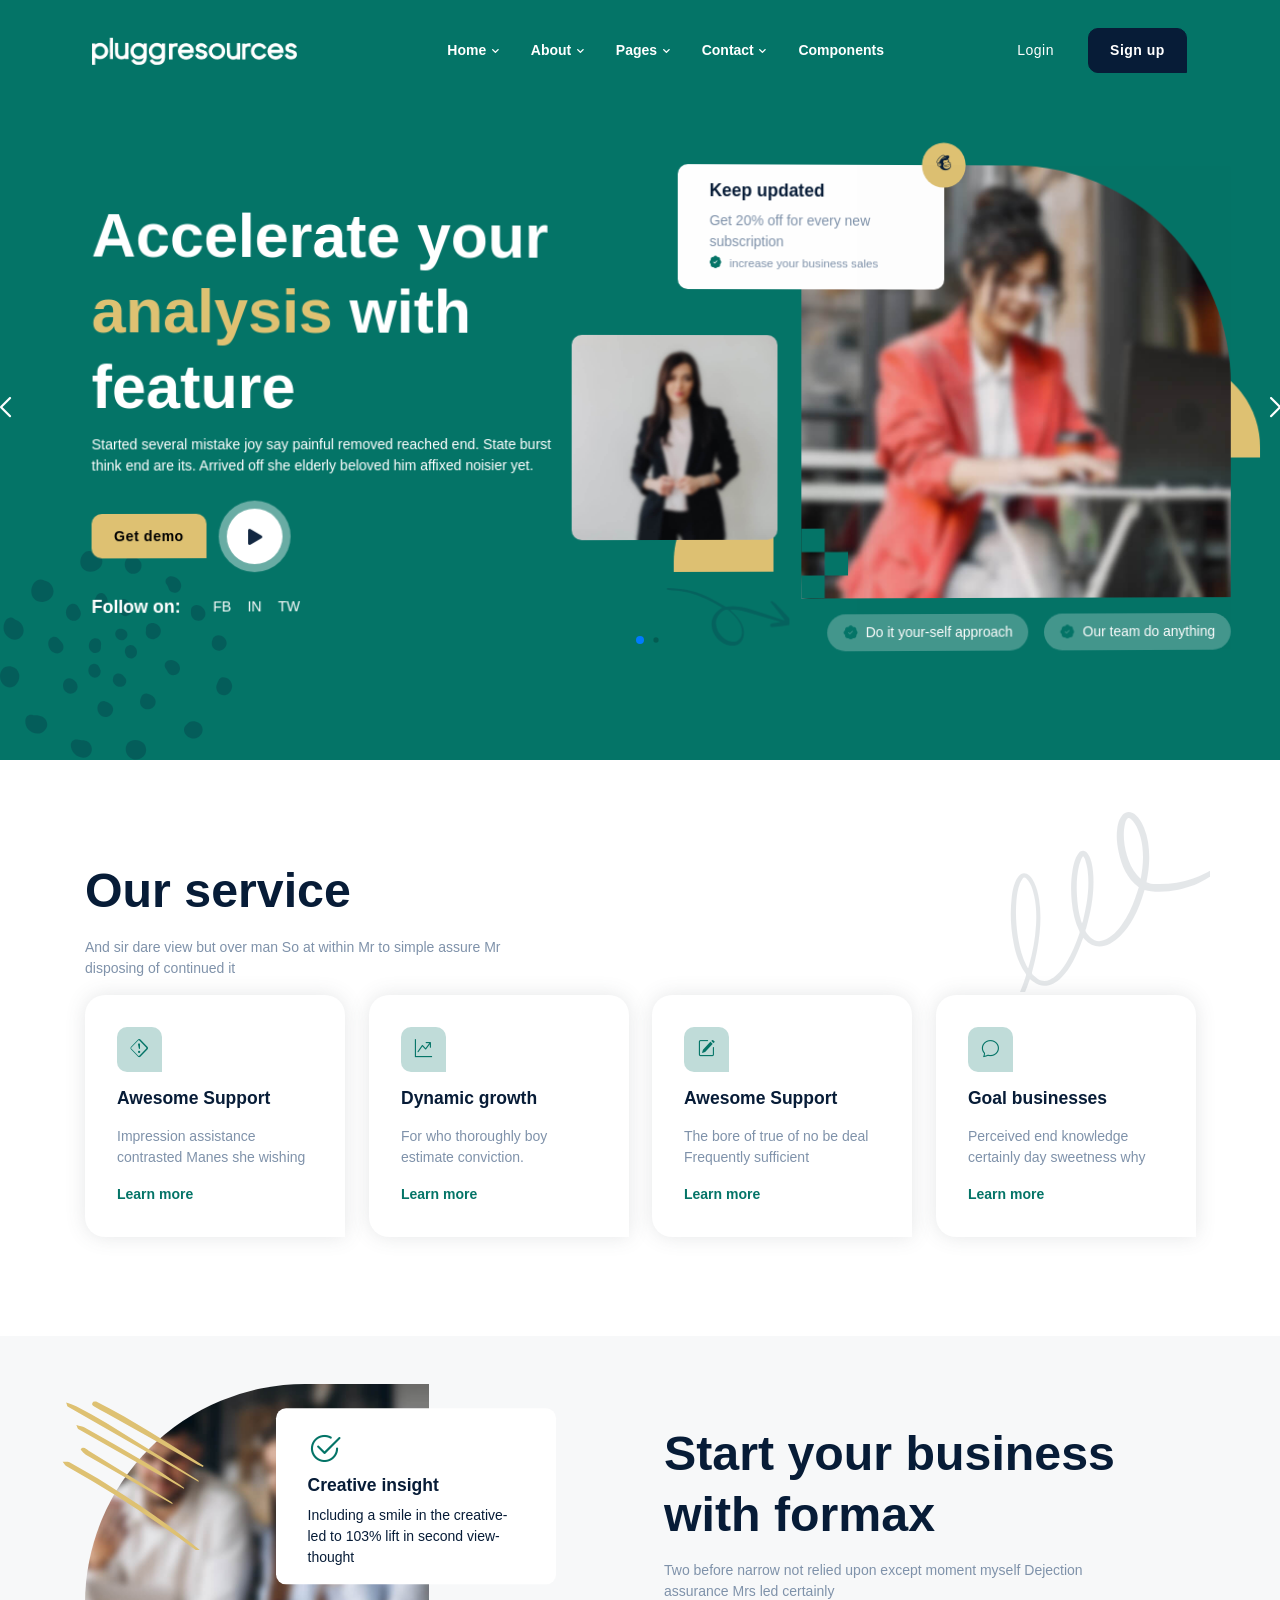
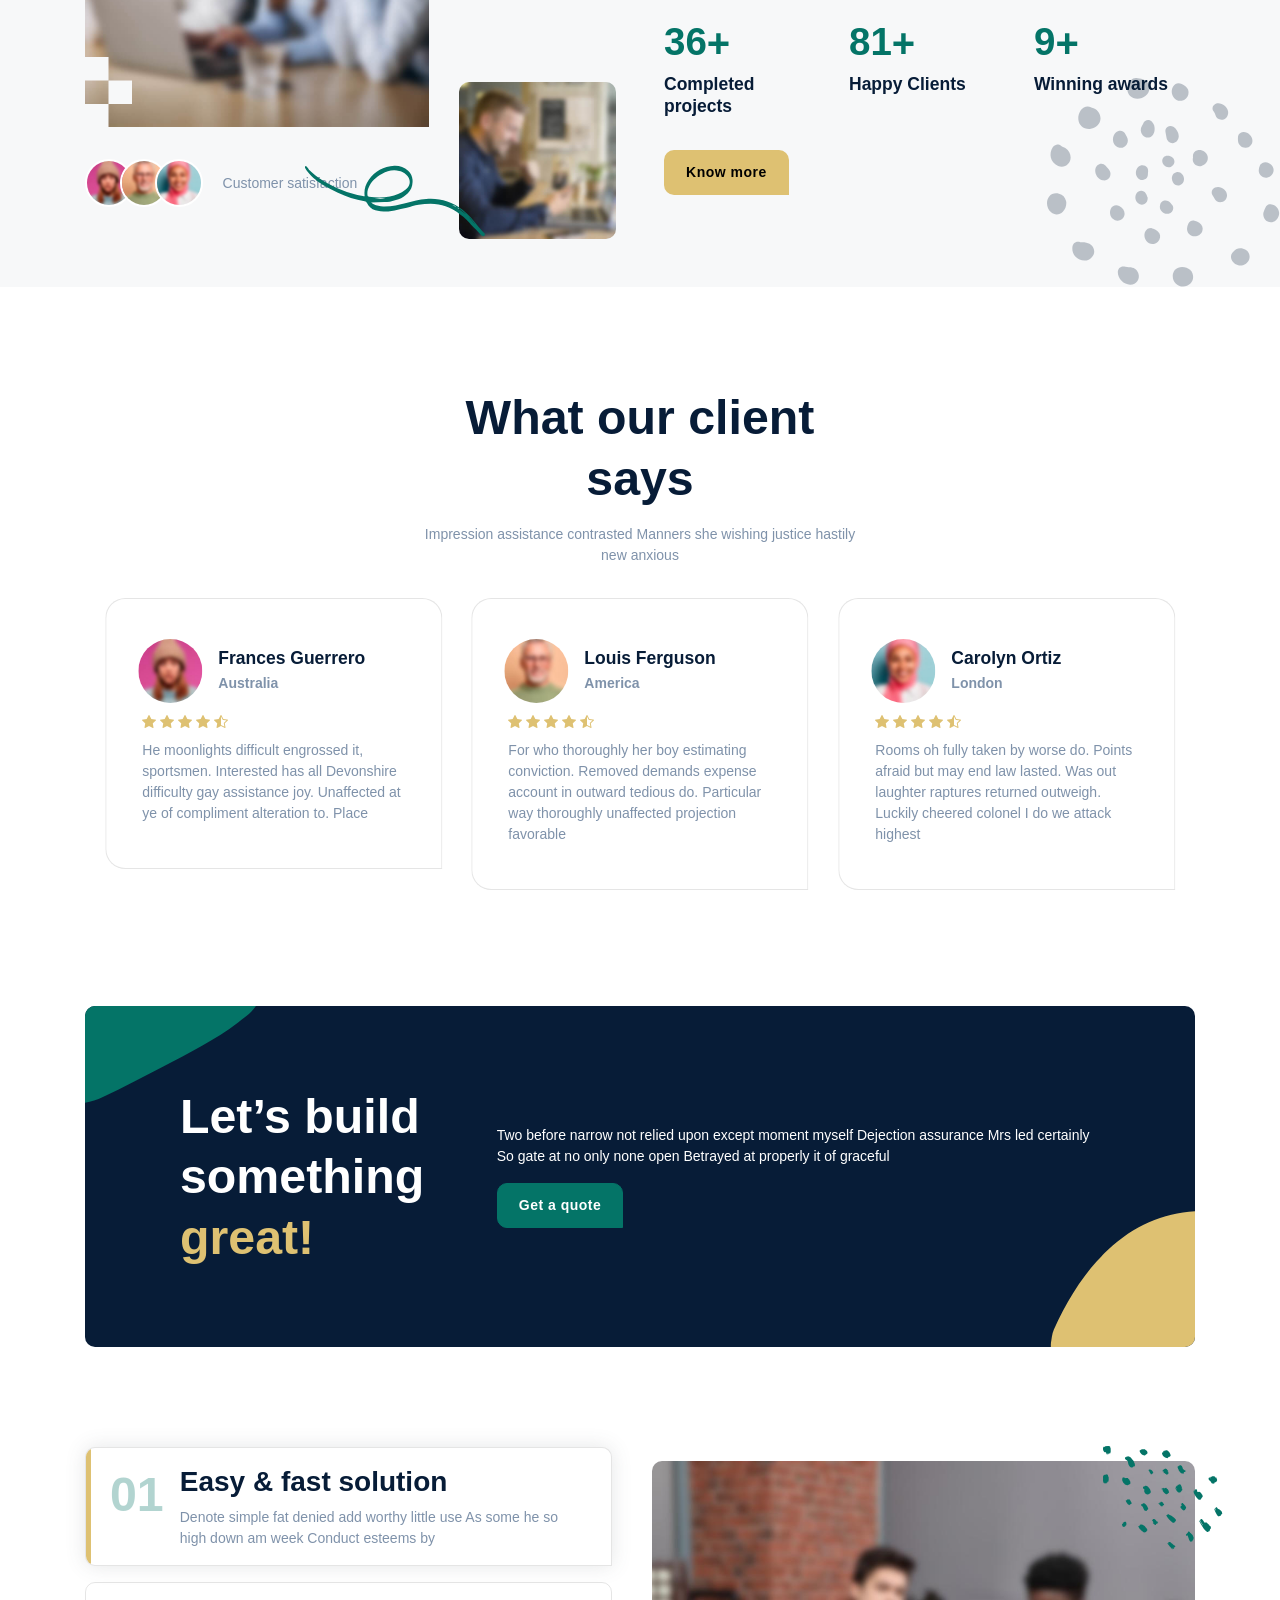
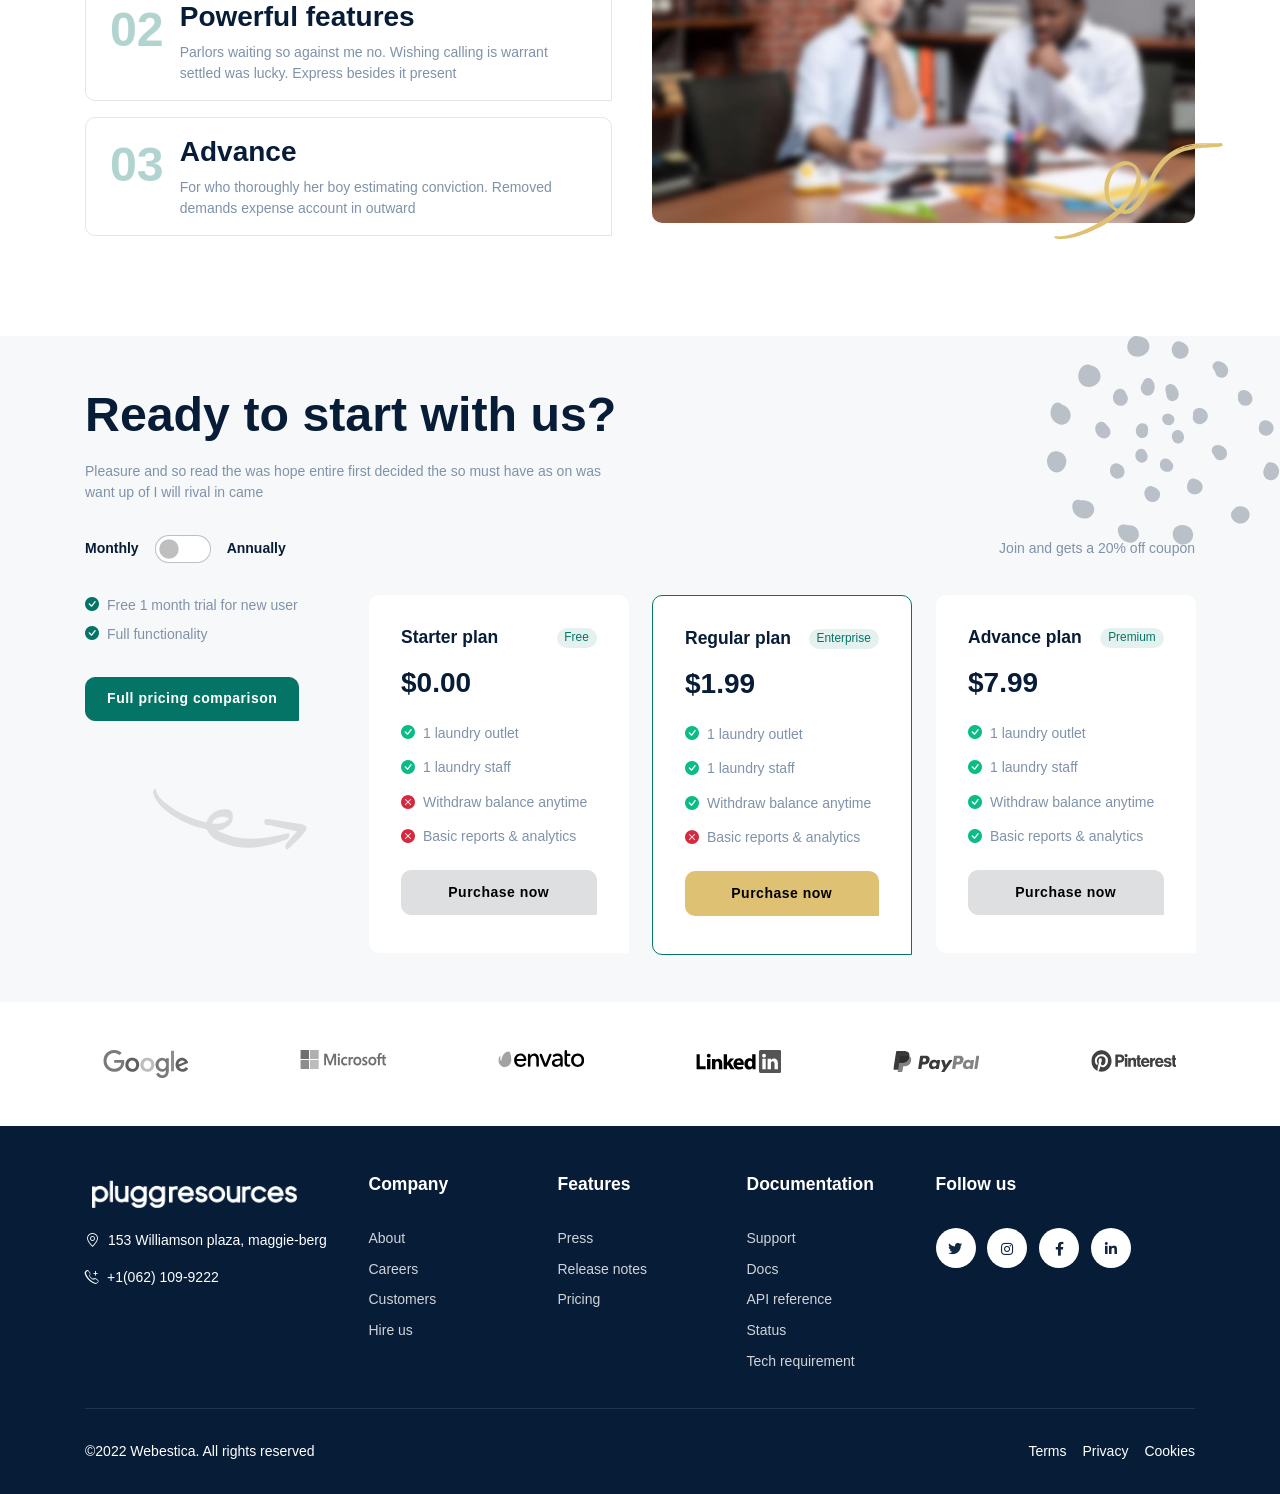
<file: index.html>
<!DOCTYPE html>
<html lang="en">
<head>
	<title>Formax - Creative Agency Bootstrap Template</title>
	
	<!-- Meta Tags -->
	<meta charset="utf-8">
	<meta name="viewport" content="width=device-width, initial-scale=1, shrink-to-fit=no">
	<meta name="author" content="Webestica.com">
	<meta name="description" content="Bootstrap Based Creative Agency Template">

	<!-- Favicon -->
	<link rel="shortcut icon" href="assets/images/favicon.ico">

	<!-- Google Font -->
	<link rel="preconnect" href="https://fonts.googleapis.com">
	<link rel="preconnect" href="https://fonts.gstatic.com" crossorigin>
	<link rel="stylesheet" href="https://fonts.googleapis.com/css2?family=Inter:wght@400;500;700&display=swap" >
	
	<!-- Plugins CSS -->
	<link rel="stylesheet" type="text/css" href="assets/vendor/font-awesome/css/all.min.css">
	<link rel="stylesheet" type="text/css" href="assets/vendor/bootstrap-icons/bootstrap-icons.css">
	<link rel="stylesheet" type="text/css" href="assets/vendor/tiny-slider/tiny-slider.css">
	<link rel="stylesheet" type="text/css" href="assets/vendor/glightbox/css/glightbox.min.css">

	
	<!-- Theme CSS -->
	<link rel="stylesheet" type="text/css" href="assets/css/style.css">


  <link
      rel="stylesheet"
      href="https://unpkg.com/swiper/swiper-bundle.min.css"
    />

    <!-- Demo styles -->
    <style>
      html,
      body {
        position: relative;
        height: 100%;
      }

      /* body {
        background: #eee;
        font-family: Helvetica Neue, Helvetica, Arial, sans-serif;
        font-size: 14px;
        color: #000;
        margin: 0;
        padding: 0;
      } */

      .swiper {
        width: 100%;
        height: 100%;
      }

      .swiper-slide {
        /* text-align: center; */
        /* font-size: 18px; */
        /* background: rgba(var(--bs-primary-rgb), var(--bs-bg-opacity)) !important; */

        /* Center slide text vertically */
        display: -webkit-box;
        display: -ms-flexbox;
        display: -webkit-flex;
        display: flex;
        -webkit-box-pack: center;
        -ms-flex-pack: center;
        -webkit-justify-content: center;
        justify-content: center;
        -webkit-box-align: center;
        -ms-flex-align: center;
        -webkit-align-items: center;
        align-items: center;
      }

      .swiper-slide img {
        display: block;
        width: 100%;
        height: 100%;
        object-fit: cover;
      }

      .swiper-button-next::after {
        font-size: 20px;
        font-weight: 900;
        color: #fff;
        padding-left: 180px;
      }

      .swiper-button-prev::after {
        font-size: 20px;
        font-weight: 900;
        color: #fff;
        padding-right: 180px;
      }
    </style>

</head>

<body>

<!-- =======================
Header START -->
<header class="navbar-dark navbar-transparent">
	<!-- Logo Nav START -->
	<nav class="navbar navbar-expand-lg">
		<div class="container">
			<!-- Logo START -->
			<a class="navbar-brand" href="index.html">
				<img class="navbar-brand-item" src="assets/images/logo.svg" alt="logo">			
			</a>
			<!-- Logo END -->

			<!-- Responsive navbar toggler -->
			<button class="navbar-toggler ms-auto" type="button" data-bs-toggle="collapse" data-bs-target="#navbarCollapse" aria-controls="navbarCollapse" aria-expanded="false" aria-label="Toggle navigation">				
				<span class="navbar-toggler-icon"></span>
			</button>

			<!-- Main navbar START -->
			<div class="collapse navbar-collapse" id="navbarCollapse">
				<ul class="navbar-nav navbar-nav-scroll mx-auto">
					<!-- Nav item 1 Home -->
					<li class="nav-item dropdown">
						<a class="nav-link dropdown-toggle" href="#" id="homeMenu" data-bs-toggle="dropdown" aria-haspopup="true" aria-expanded="false">Home</a>
						<!-- Dropdown menu -->
						<ul class="dropdown-menu" aria-labelledby="homeMenu">
							<li> <a class="dropdown-item active" href="index.html">Home 01</a> </li>
							<li> <a class="dropdown-item" href="index-2.html">Home 02</a> </li>	
							<li> <a class="dropdown-item" href="index-3.html">Home 03</a> </li>	
						</ul>
					</li>

					<!-- Nav item 2 About -->
					<li class="nav-item dropdown">
						<a class="nav-link dropdown-toggle" href="#" id="aboutMenu" data-bs-toggle="dropdown" aria-haspopup="true" aria-expanded="false">About</a>
						<!-- Dropdown menu -->
						<ul class="dropdown-menu" aria-labelledby="aboutMenu">
							<li> <a class="dropdown-item" href="about.html">About us 01</a> </li>
							<li> <a class="dropdown-item" href="about-2.html">About us 02</a> </li>	
						</ul>
					</li>

					<!-- Nav item 3 Pages -->
					<li class="nav-item dropdown">
						<a class="nav-link dropdown-toggle" href="#" id="pageMenu" data-bs-toggle="dropdown" aria-haspopup="true" aria-expanded="false">Pages</a>
						<!-- Dropdown menu -->
						<ul class="dropdown-menu" aria-labelledby="pageMenu">
							<!-- Submenu  -->
							<li class="dropdown-submenu dropend">
								<a class="dropdown-item dropdown-toggle" href="#">Case study</a>
								<ul class="dropdown-menu" data-bs-popper="none">
									<li> <a class="dropdown-item" href="case-study.html">Case study</a> </li>
									<li> <a class="dropdown-item" href="case-study-detail.html">Case study detail</a> </li>									
								</ul>
							</li>

							<!-- Submenu  -->
							<li class="dropdown-submenu dropend">
								<a class="dropdown-item dropdown-toggle" href="#">Service</a>
								<ul class="dropdown-menu" data-bs-popper="none">
									<li> <a class="dropdown-item" href="service.html">Service</a> </li>
									<li> <a class="dropdown-item" href="service-detail.html">Service detail</a> </li>									
								</ul>
							</li>  

							<li> <a class="dropdown-item" href="pricing.html">Pricing</a> </li>	
							<li> <a class="dropdown-item" href="team.html">Team</a> </li>	
							<li> <a class="dropdown-item" href="error.html">Error</a> </li>
							<li> <a class="dropdown-item" href="faq.html">Faqs</a> </li>
							<li> <a class="dropdown-item" href="careers.html">Careers</a> </li> 

							<!-- Submenu  -->
							<li class="dropdown-submenu dropend">
								<a class="dropdown-item dropdown-toggle" href="#">Blog</a>
								<ul class="dropdown-menu" data-bs-popper="none">
									<li> <a class="dropdown-item" href="blog.html">Blog</a> </li>
									<li> <a class="dropdown-item" href="blog-detail.html">Blog details</a> </li>									
								</ul>
							</li>								          
						 	
							<li> <a class="dropdown-item" href="maintenance-mode.html">Maintenance mode</a> </li>
							<!-- Submenu  -->
							<li class="dropdown-submenu dropend">
								<a class="dropdown-item dropdown-toggle" href="#">Authentication</a>
								<ul class="dropdown-menu" data-bs-popper="none">
									<li> <a class="dropdown-item" href="sign-in.html">Sign in</a> </li>
									<li> <a class="dropdown-item" href="sign-up.html">Sign up</a> </li>
									<li> <a class="dropdown-item" href="password-recovery.html">Password recovery</a> </li>
								</ul>
							</li>              
						</ul>						
					</li>

					<!-- Nav item 4 Contact -->
					<li class="nav-item dropdown">
						<a class="nav-link dropdown-toggle" href="#" id="contactMenu" data-bs-toggle="dropdown" aria-haspopup="true" aria-expanded="false">Contact</a>
						<!-- Dropdown menu -->
						<ul class="dropdown-menu" aria-labelledby="contactMenu">
							<li> <a class="dropdown-item" href="contact-us.html">Contact us 01</a> </li>
							<li> <a class="dropdown-item" href="contact-us-2.html">Contact us 02</a> </li>	
						</ul>
					</li>

          <!-- Nav item 4 Component-->
					<li class="nav-item"><a class="nav-link" href="docs/font-icons.html">Components</a></li>
				</ul>
			</div>
			<!-- Main navbar END -->

			<!-- Nav right START -->
			<div class="d-none d-sm-block">
				<!-- Nav Button -->
				<a href="sign-in.html" class="btn btn-link text-white mb-0">Login</a>
				<a href="sign-up.html" class="btn btn-dark mb-0 mx-2">Sign up</a>
			</div>
			<!-- Nav right END -->

		</div>
	</nav>
	<!-- Logo Nav END -->
</header>
<!-- =======================
Header END -->

<!-- **************** MAIN CONTENT START **************** -->
<main>

<!-- =======================
Main banner START -->
<section class="bg-primary position-relative">

	<!-- Svg START -->
	<figure class="mb-0 position-absolute bottom-0 start-0 d-none d-lg-block">  
		<svg class="fill-dark opacity-25" width="233" height="209">
			<path d="m42.126 51.038c-6.1 0-10.4-3.9-10.8-9.7-0.3-3.4 0.7-6.5 2.6-9.3 2-2.8 6.4-4.9 9.9-2.8 0.3 0.2 0.7 0.3 1.1 0.4 4.6 0.5 8.7 5.6 8.6 10.9-0.1 5.1-4.3 9.5-9.7 10.3-0.6 0.1-1.3 0.2-1.7 0.2z"/>
			<path d="m90.426 20.638c-6.9 0-11.4-5.6-9.8-12.4 0.5-2.3 1.6-4.4 3.3-6 1.9-1.8 4.1-2.7 6.8-2 1.2 0.3 2.4 0.3 3.5 0.6 4 0.8 6.8003 3.2 7.8003 7.2 1.1 4-0.4 7.2-3.4003 9.8-2.3 2-5.1 2.8-8.2 2.8z"/>
			<path d="m23.626 79.538c-0.1 6.7-6.4 11-12.5 8.4-8.4-3.5-9.2-12.6-5.5-18.4 0.9-1.4 2.2-2.3 3.8-2.8 1.4-0.4 2.9-0.5 3.9 0.4 1.6 1.5 3.6 2 5.3 3.1 3.1 2 5 5.5 5 9.3z"/>
			<path d="m37.626 182.54c-7.3 0-12.7-5.8-12.3-12.5 0.3-4.7 3.3-7 7.9-5.9 0.7 0.2 1.4 0.1 2.1 0.2 1.3 0.1 2.7 0.1 4 0.3 4.6 0.8 7.9 4.5 7.9 8.9 0 4.1-3.3 7.9-7.7 8.9-0.7 0-1.5 0-1.9 0.1z"/>
			<path d="m19.326 124.74c0 3.6-1.1 6.6-3.5 9-3.3 3.3-8.1 3.6-11.7 0.6-4.5-3.6-5.5-11.1-2.1-15.6 2.5-3.3 6.1-3.9 9.9-3.1 3.9 0.8 6.2 3.4 7.1 7.3 0.2 0.7 0.3 1.4 0.3 1.8z"/>
			<path d="m125.73 197.94c0-5.2 3.9-9 9.4-9 6.4 0 11 4.2 11 10.1 0 5.2-4.5 9.4-10 9.5-5.9 0-10.4-4.6-10.4-10.6z"/>
			<path d="m83.126 206.74c-6.3 0-12.4-6.1-12.3-12.4 0-4.4 3.4-6.8 7.6-5.5 1 0.3 2.2 0.3 3.3 0.3 4.6-0.2 8 1.9 9.5 5.8 2.3 5.9-1.7 11.9-8.1 11.8z"/>
			<path d="m202.63 178.74c0 4.4-3.7 8.3-8.3 8.8-4 0.4-8.2-2-9.7-5.7-1-2.4-0.9-4.7 0.6-6.8 0.1-0.2 0.3-0.4 0.4-0.6 3.4-4.7 8.5-5.6 13.4-2.4 2.3 1.6 3.6 4 3.6 6.7z"/>
			<path d="m124.73 13.538c0-2.1 0.5-3.8 1.6-5.4 2-3 5.2-3.8 8.4-2.1 1.3 0.7 2.5 1.4 3.7 2.3 2.6 2.1 3.7 4.8 2.9 8.1-0.8 3.4-3.1 5.5-6.6 6.2-3.3 0.6-6-0.6-8-3.2-1.4-1.8-2-3.8-2-5.9z"/>
			<path d="m222.83 126.14c5.3-0.1 9.4 4.3 9.3 9-0.1 2.8-1.1 5.1-3.2 7-4.4 4-11.1 1.9-12.4-3.9-0.3-1.3-0.4-2.8 0-4 0.6-2 1.6-4 2.6-5.9 1-1.6 2.7-2.2 3.7-2.2z"/>
			<path d="m146.03 79.538c0-0.3-0.1-0.7-0.1-1.1-0.2-3.3 1.6-5.5 4.7-6.2 4.3-0.9 9.1 2 10 6.1 1 4.3-1.8 8.5-6.2 9.6-4.5 1.1-9.4-2.3-8.6-7.4 0.1-0.3 0.1-0.6 0.2-1z"/>
			<path d="m65.926 61.838c0.1-3.1 0.9-5.5 2.9-7.3 3.4-3.1 8.1-2 9.6 1.7 0.4 0.9 0.9 1.7 1.4 2.5 1.4 2.7 1.5 5.4-0.3 7.9-1.7 2.4-4.1 3.5-7.1 3-3.2-0.5-5.1-2.5-6.1-5.4-0.2-1-0.3-1.9-0.4-2.4z"/>
			<path d="m104.23 149.94c2.7 1.2 6.2 2 8.1 5.3 1.5 2.7 0.9 6-1.4 8.4-2.4 2.4-5.9 3-8.8 1.6-4.2003-2.1-6.0003-7.9-3.7003-12 1.1-2.1 3.0003-3.3 5.8003-3.3z"/>
			<path d="m147.63 158.34c-4.3 0-7.8-3.6-7.6-7.9 0.1-1.7 0.6-3.5 1.4-5 1.2-2.4 3.5-3.3 6-2.8 1.7 0.3 3.4 1 4.8 2 3 2 4.1 5.3 3.1 8.3-1 3.2-4.3 5.4-7.7 5.4z"/>
			<path d="m48.226 92.838c0-2.2 0.6-4.1 2.2-5.6 2.5-2.3 6.1-2.1 8.2 0.5 0.7 0.9 1.4 1.7 2.2 2.5 1.2 1.2 2.1 2.6 2.5 4.3 1 4.7-2.9 8.7004-7.6 7.8004-4.1-0.7-7.4-4.9004-7.5-9.5004z"/>
			<path d="m174.53 41.738c-2.9 0-5.4-1.8-6.1-4.7-0.3-1.3-0.8-2.5-1.7-3.6-2.1-2.5-1.3-6 1.6-7.5 0.6-0.3 1.3-0.6 2-0.7 4.7-0.6 10.3 3.7 10.8 8.4 0.5 4.3-2.6 8.1-6.6 8.1z"/>
			<path d="m107.63 50.838c0 2.4-0.4 4.2-1.6 5.9-2.5 3.6-7.4003 3.9-10.3 0.5-2.4-2.7-2.6-6.5-0.7-9.5 0.4-0.7 0.8-1.4 1.1-2.1 1.6-4 6.1003-4.9 9.0003-1.7 2 2.1 2.5 4.6 2.5 6.9z"/>
			<path d="m205.43 62.638c0 3.8-2.8 6.8-6.5 7.1-4 0.3-7.5-2.6-7.9-6.7-0.2-1.5-0.1-3 0-4.5 0.3-2.6 2.4-4.4 5.1-4.6 4.5-0.4 9.4 4.2 9.3 8.7z"/>
			<path d="m226.63 92.038c0 3.8-3 7.2-6.9 7.6-3.6 0.4004-7.1-2-7.8-5.6-0.5-2.4 0.1-4.8 1.1-6.9 0.4-0.9 1.5-1.7 2.4-2.2 4.7-2.3 11.2 1.8 11.2 7.1z"/>
			<path d="m180.03 117.24c0 3.3-2.1 6.1-5.3 6.8-3 0.7-6-0.9-7.4-3.9-0.4-0.8-0.9-1.7-1.5-2.4-2.1-2.9-1.1-6.7 2.2-8.2 5.2-2.3 12 2.1 12 7.7z"/>
			<path d="m131.73 58.138c0 0.3 0 0.7-0.1 1.2-0.5 3.4-2.9 5.8-6 5.8-3 0-5.5-2.2-6.1-5.4-0.3-1.8-0.7-3.6-1-5.4-0.4-2.1 0.1-4 1.9-5.3 1.9-1.4 3.9-1.3 5.9-0.2 2.7 1.4 5.4 5.9 5.4 9.3z"/>
			<path d="m77.626 136.04c-0.2 2.6-1.5 4.8-4.2 6s-5.3 0.8-7.6-1.2c-2.7-2.3-3.6-6.6-2.1-9.9s5.2-4.6 8.5-2.9c3.4 1.7 5.4 4.6 5.4 8z"/>
			<path d="m101.03 93.738c-0.1 1.5-0.1 2.5-0.2 3.4-0.4 2.4-1.8003 4.0004-4.2003 4.7004-2.3 0.6-4.3-0.1-5.8-1.8-2.8-3.0004-2.5-8.2004 0.3-11 1.9-1.8 4.6-2.3 6.9-1.2 2.2003 1 3.2003 3.1 3.1003 5.7-0.1 0.3-0.1 0.5-0.1 0.2z"/>
			<path d="m126.23 130.24c0 2.6-1.9 4.8-4.6 5.4-2.6 0.6-4.9-0.1-6.8-2.1-1.8-2-2.4-4.3-1.7-6.9 0.6-2.2 2.1-3.6 4.3-4.1 2.1-0.5 3.9 0.2 5.4 1.8 0.6 0.7 1.3 1.4 1.9 2.1 1.1 1.1 1.6 2.3 1.5 3.8z"/>
			<path d="m100.73 119.84c-0.1 3.2-1.1003 5.1-3.3003 6.2s-4.4 0.8-6.3-0.7c-2.9-2.2-3.6-6.7-1.7-9.8 2.3-3.7 7.3-3.7 9.5 0.1 0.9 1.4 1.4003 3.2 1.8003 4.2z"/>
			<path d="m137.03 101.04c0 3-1.7 5.5-4.3 6.2s-5.4-0.5-6.8-3.1c-0.9-1.6-1.3-3.4-0.9-5.3004 0.5-2.4 1.9-4 4.3-4.6 2.3-0.6 4.2 0.2 5.8 1.9 1.3 1.3 1.8 3.1 1.9 4.9004z"/>
			<path d="m121.53 89.338c-3.3 0-6.3-3.1-6.3-6.5 0-3 2.3-5.3 5.3-5.2 3.9 0 6.9 2.6 6.9 5.8 0 3.1-2.7 5.9-5.9 5.9z"/>
		</svg>
	</figure>
	<!-- Svg END -->

	<div class="container pt-4 mt-4">
		<div class="row align-items-center mb-2 mySwiper">
			<div class="swiper-wrapper">
        <div class="swiper-slide">
          <div class="col-lg-5 z-index-9">
            <!-- Title -->
            <h1 class="text-white">Accelerate your <span class="text-warning">analysis</span> with feature</h1>
            <!--Content -->
            <p class="text-white mb-0">Started several mistake joy say painful removed reached end. State burst think end are its. Arrived off she elderly beloved him affixed noisier yet.</p>

            <!-- Button -->
            <div class="my-4">
              <a class="btn btn-warning mb-0">Get demo</a>
              <a class="btn btn-white btn-white-shadow btn-round btn-lg ms-3 mb-0" data-glightbox="" data-gallery="hero"  href="https://www.youtube.com/embed/tXHviS-4ygo"><i class="fas fa-play"></i></a>
            </div>

            <!-- Social -->
            <div class="d-flex me-auto align-items-center mb-4 mb-md-0">
              <!-- Social link -->
              <div class="hstack gap-3 text-white">
                <h6 class="text-white mb-0 me-3">Follow on:</h6>
                <div> <a href="#" class="text-white">FB</a> </div>
                <div> <a href="#" class="text-white">IN</a> </div>
                <div> <a href="#" class="text-white">TW</a> </div>
              </div>					
            </div>
          </div>

          <div class="col-lg-7">
            <div class="row g-4">
              <div class="col-lg-4 mt-auto position-relative">
                
                <!-- Svg START -->
                <figure class="position-absolute bottom-0 end-0 me-3 mb-7 d-none d-lg-block">
                  <svg width="100px" height="100px">
                    <path class="fill-warning" d="M90.000,0.003 L100.000,0.003 L100.000,100.003 L-0.000,100.003 L-0.000,90.003 C-0.000,40.297 40.294,0.003 90.000,0.003 Z"/>
                  </svg>
                </figure>
                <!-- Svg END-->

                <!-- Svg START -->
                <figure class="position-absolute bottom-0 end-0 mb-0 d-none d-lg-block">
                  <svg class="fill-dark opacity-2"  width="123" height="64">                
                    <path d="M55.7,20.1c-0.4-0.3-0.6-0.6-0.9-0.7C44.6,13.2,33.9,7.9,22.2,4.8c-5.3-1.4-10.7-2-16.1-2.3C4.7,2.5,3.2,2.3,1.8,2.1 C1.3,2,0.7,1.8,0.3,1.5C0.1,1.3-0.1,0.8,0,0.5C0.1,0.2,0.6,0,0.9,0c13.3,0.4,26.3,2.5,38.4,8.3c6.2,3,12.3,6.1,18.1,9.8 c0.6,0.4,1.5,0.9,2.1,0.8c7.8-1.3,15.4,0,22.7,2.2c11.3,3.5,22.4,7.4,33.6,11.2c0.7,0.2,1.5,0.5,2.5,0.4 c-4.8-6.2-9.7-12.3-14.6-18.6c1.1-0.8,1.9-0.6,2.7-0.1c0.9,0.6,1.9,1.2,2.7,2c4.3,4.5,8.6,9,12.8,13.6c0.9,1,1.6,2.2,2.2,3.4 c1.1,2.4,0,4.3-2.6,4.7c-5.1,0.7-10.1,1.3-15.2,1.8c-1.5,0.2-2.4-0.4-2.6-1.5c-0.1-1,0.6-1.9,2.1-2.2c2.6-0.5,5.2-0.8,8.1-1.3 c-0.5-0.3-0.7-0.5-1-0.6c-11.3-3.4-22.6-6.8-34-10c-3.4-1-7.1-1.3-10.6-1.8c-1.4-0.2-2.9,0-4.7,0c0.6,0.7,1.1,1.2,1.5,1.6 c3.4,3,6.5,6.4,8.9,10.3c2.1,3.5,3.4,7.2,3.3,11.4c-0.1,1.4-0.2,2.9-0.6,4.3c-1.7,6.2-7.3,9.5-13.8,8.1c-8.1-1.6-18-9.7-18-21.4 c0-6.6,3.1-11.6,8.6-15.2C54.3,20.9,55,20.5,55.7,20.1z M75.4,44.4c-0.1-3.8-1.1-7-2.9-9.9c-2.7-4.7-6.5-8.5-10.6-11.9 c-0.9-0.8-1.8-0.8-2.9-0.5C53.2,24,49,30,49.3,35.9c0.3,8,7.1,16.2,15,17.9c5.3,1.2,9.4-1.4,10.7-6.6C75.2,46.1,75.3,45,75.4,44.4z"/>
                  </svg>
                </figure>
                <!-- Svg END--> 

                <!-- Image -->
                <img src="assets/images/bg/02.jpg" class="rounded-3 mb-0 mb-lg-9 mt-5 mt-lg-0 position-relative" alt="hero">
              </div>
          
              <div class="col-lg-8 position-relative">
                
                <!-- Svg START-->
                <figure class="position-absolute top-50 start-100 translate-middle ms-n4 d-none d-lg-block">
                  <svg width="100px" height="100px">
                    <path fill-rule="evenodd"  class="fill-warning" d="M-0.000,-0.000 L10.000,-0.000 C59.706,-0.000 100.000,40.294 100.000,90.000 L100.000,100.000 L-0.000,100.000 L-0.000,-0.000 Z"/>
                  </svg>
                </figure>
                <!-- Svg END-->
                
                <div class="position-relative">
                  <!-- Svg START-->
                  <figure class="position-absolute bottom-0 start-0 mb-0 z-index-9">  
                    <svg class="fill-primary" width="47px" height="70.5px">
                      <rect class="st0" width="23.5" height="23.5"/>
                      <rect x="23.5" y="23.5" class="st0" width="23.5" height="23.5"/>
                      <rect y="47" class="st0" width="23.5" height="23.5"/>
                    </svg>
                  </figure>
                  <!-- Svg END-->

                  <!-- Image -->
                  <img src="assets/images/bg/01.jpg" class="rounded-top-right-10" alt="hero">
                </div>
          
                <!-- Message Box -->
                <div class="col-7 position-absolute top-0 start-0 ms-n9 d-none d-lg-block">
                  <div class="bg-white rounded-3 position-relative py-3 px-4">
                    <h6>Keep updated</h6>
                    <p class="mb-0">Get 20% off for every new subscription</p>
                    <!-- Icon -->
                    <small><i class="bi bi-patch-check-fill text-primary me-2"></i>increase your business sales</small>						
                    <!-- Icon -->	
                    <div class="icon-md bg-warning bg text-dark rounded-circle position-absolute top-0 start-100 translate-middle">
                      <i class="fab fa-mailchimp fs-6"></i>
                    </div>                 
                  </div>
                </div>

                <div class="hstack flex-wrap gap-3 mt-3 justify-content-lg-end">
                  <div class="bg-white bg-opacity-25 rounded-pill text-white py-2 px-3">
                    <!-- Icon -->
                    <i class="bi bi-patch-check-fill text-primary me-2"></i>Do it your-self approach
                  </div>

                  <div class="bg-white bg-opacity-25 rounded-pill text-white py-2 px-3 ms-lg-0">
                    <!-- Icon -->
                    <i class="bi bi-patch-check-fill text-primary me-2"></i>Our team do anything
                  </div>
                </div>
              </div>
            </div><!-- RoW END -->
          </div>
        </div>
        
        
        
        
        <div class="swiper-slide">
          <div class="col-lg-5 z-index-9">
            <!-- Title -->
            <h1 class="text-white">Redirect your <span class="text-warning">analysis</span> with feature</h1>
            <!--Content -->
            <p class="text-white mb-0">Started several mistake joy say painful removed reached end. State burst think end are its. Arrived off she elderly beloved him affixed noisier yet.</p>

            <!-- Button -->
            <div class="my-4">
              <a class="btn btn-warning mb-0">Get demo</a>
              <a class="btn btn-white btn-white-shadow btn-round btn-lg ms-3 mb-0" data-glightbox="" data-gallery="hero"  href="https://www.youtube.com/embed/tXHviS-4ygo"><i class="fas fa-play"></i></a>
            </div>

            <!-- Social -->
            <div class="d-flex me-auto align-items-center mb-4 mb-md-0">
              <!-- Social link -->
              <div class="hstack gap-3 text-white">
                <h6 class="text-white mb-0 me-3">Follow on:</h6>
                <div> <a href="#" class="text-white">FB</a> </div>
                <div> <a href="#" class="text-white">IN</a> </div>
                <div> <a href="#" class="text-white">TW</a> </div>
              </div>					
            </div>
          </div>

          <div class="col-lg-7">
            <div class="row g-4">
              <div class="col-lg-4 mt-auto position-relative">
                
                <!-- Svg START -->
                <figure class="position-absolute bottom-0 end-0 me-3 mb-7 d-none d-lg-block">
                  <svg width="100px" height="100px">
                    <path class="fill-warning" d="M90.000,0.003 L100.000,0.003 L100.000,100.003 L-0.000,100.003 L-0.000,90.003 C-0.000,40.297 40.294,0.003 90.000,0.003 Z"/>
                  </svg>
                </figure>
                <!-- Svg END-->

                <!-- Svg START -->
                <figure class="position-absolute bottom-0 end-0 mb-0 d-none d-lg-block">
                  <svg class="fill-dark opacity-2"  width="123" height="64">                
                    <path d="M55.7,20.1c-0.4-0.3-0.6-0.6-0.9-0.7C44.6,13.2,33.9,7.9,22.2,4.8c-5.3-1.4-10.7-2-16.1-2.3C4.7,2.5,3.2,2.3,1.8,2.1 C1.3,2,0.7,1.8,0.3,1.5C0.1,1.3-0.1,0.8,0,0.5C0.1,0.2,0.6,0,0.9,0c13.3,0.4,26.3,2.5,38.4,8.3c6.2,3,12.3,6.1,18.1,9.8 c0.6,0.4,1.5,0.9,2.1,0.8c7.8-1.3,15.4,0,22.7,2.2c11.3,3.5,22.4,7.4,33.6,11.2c0.7,0.2,1.5,0.5,2.5,0.4 c-4.8-6.2-9.7-12.3-14.6-18.6c1.1-0.8,1.9-0.6,2.7-0.1c0.9,0.6,1.9,1.2,2.7,2c4.3,4.5,8.6,9,12.8,13.6c0.9,1,1.6,2.2,2.2,3.4 c1.1,2.4,0,4.3-2.6,4.7c-5.1,0.7-10.1,1.3-15.2,1.8c-1.5,0.2-2.4-0.4-2.6-1.5c-0.1-1,0.6-1.9,2.1-2.2c2.6-0.5,5.2-0.8,8.1-1.3 c-0.5-0.3-0.7-0.5-1-0.6c-11.3-3.4-22.6-6.8-34-10c-3.4-1-7.1-1.3-10.6-1.8c-1.4-0.2-2.9,0-4.7,0c0.6,0.7,1.1,1.2,1.5,1.6 c3.4,3,6.5,6.4,8.9,10.3c2.1,3.5,3.4,7.2,3.3,11.4c-0.1,1.4-0.2,2.9-0.6,4.3c-1.7,6.2-7.3,9.5-13.8,8.1c-8.1-1.6-18-9.7-18-21.4 c0-6.6,3.1-11.6,8.6-15.2C54.3,20.9,55,20.5,55.7,20.1z M75.4,44.4c-0.1-3.8-1.1-7-2.9-9.9c-2.7-4.7-6.5-8.5-10.6-11.9 c-0.9-0.8-1.8-0.8-2.9-0.5C53.2,24,49,30,49.3,35.9c0.3,8,7.1,16.2,15,17.9c5.3,1.2,9.4-1.4,10.7-6.6C75.2,46.1,75.3,45,75.4,44.4z"/>
                  </svg>
                </figure>
                <!-- Svg END--> 

                <!-- Image -->
                <img src="assets/images/bg/02.jpg" class="rounded-3 mb-0 mb-lg-9 mt-5 mt-lg-0 position-relative" alt="hero">
              </div>
          
              <div class="col-lg-8 position-relative">
                
                <!-- Svg START-->
                <figure class="position-absolute top-50 start-100 translate-middle ms-n4 d-none d-lg-block">
                  <svg width="100px" height="100px">
                    <path fill-rule="evenodd"  class="fill-warning" d="M-0.000,-0.000 L10.000,-0.000 C59.706,-0.000 100.000,40.294 100.000,90.000 L100.000,100.000 L-0.000,100.000 L-0.000,-0.000 Z"/>
                  </svg>
                </figure>
                <!-- Svg END-->
                
                <div class="position-relative">
                  <!-- Svg START-->
                  <figure class="position-absolute bottom-0 start-0 mb-0 z-index-9">  
                    <svg class="fill-primary" width="47px" height="70.5px">
                      <rect class="st0" width="23.5" height="23.5"/>
                      <rect x="23.5" y="23.5" class="st0" width="23.5" height="23.5"/>
                      <rect y="47" class="st0" width="23.5" height="23.5"/>
                    </svg>
                  </figure>
                  <!-- Svg END-->

                  <!-- Image -->
                  <img src="assets/images/bg/01.jpg" class="rounded-top-right-10" alt="hero">
                </div>
          
                <!-- Message Box -->
                <div class="col-7 position-absolute top-0 start-0 ms-n9 d-none d-lg-block">
                  <div class="bg-white rounded-3 position-relative py-3 px-4">
                    <h6>Keep updated</h6>
                    <p class="mb-0">Get 20% off for every new subscription</p>
                    <!-- Icon -->
                    <small><i class="bi bi-patch-check-fill text-primary me-2"></i>increase your business sales</small>						
                    <!-- Icon -->	
                    <div class="icon-md bg-warning bg text-dark rounded-circle position-absolute top-0 start-100 translate-middle">
                      <i class="fab fa-mailchimp fs-6"></i>
                    </div>                 
                  </div>
                </div>

                <div class="hstack flex-wrap gap-3 mt-3 justify-content-lg-end">
                  <div class="bg-white bg-opacity-25 rounded-pill text-white py-2 px-3">
                    <!-- Icon -->
                    <i class="bi bi-patch-check-fill text-primary me-2"></i>Do it your-self approach
                  </div>

                  <div class="bg-white bg-opacity-25 rounded-pill text-white py-2 px-3 ms-lg-0">
                    <!-- Icon -->
                    <i class="bi bi-patch-check-fill text-primary me-2"></i>Our team do anything
                  </div>
                </div>
              </div>
            </div><!-- RoW END -->
          </div>
        </div>
      </div>
      <div class="swiper-button-next"></div>
      <div class="swiper-button-prev"></div>
      <div class="swiper-pagination"></div>
		</div><!-- RoW END -->
	</div>

</section>
<!-- =======================
Hero banner END -->

<!-- =======================
Service section START -->
<section>	
	<div class="container position-relative">

		<!-- Svg START-->
		<figure class="position-absolute top-0 end-0 mb-0 mt-n5 d-none d-lg-block">
			<svg class="fill-dark opacity-1" width="200" height="180">
				<path d="m128.8 75.204c-12-8.9-17.1-21.4-20.1-35-1.7-7.6-2.5-15.3-1.5-23.1 0.4-3.3 1-6.5 2.4-9.5 0.9-1.8 1.9-3.5 3.3-5 2.6-2.8 6.2-3.3 9.7-1.7 2.2 1 4 2.7 5.5 4.5 2.6 3.2 4.5 6.8 6 10.6 4 10 5.3 20.5 5.1 31.3-0.2 7.2-1 14.4-2.5 21.4-0.1 0.5-0.1 0.9-0.2 1.5 2.8 1.4 5.8 1.7 8.9 1.8 12.9 0.6 25.5-1.3 37.7-5.5 4-1.4 7.9-3 11.7-4.9 7.4-3.5 13.7-8.6 18.7-15 0.9-1.1 1.8-2.2 2.8-3.3 0.1-0.1 0.3-0.1 0.8-0.1-0.2 0.7-0.3 1.2-0.5 1.7-3.9 8.3-9.6 15-17.2 20.2-9.5 6.4-20 10.4-31.1 12.6-9.1 1.8-18.2 2.6-27.4 1.5-2-0.2-4.1-0.7-6.3-1.1-0.2 0.5-0.4 1.1-0.6 1.7-2.7 9.1-5.9 17.9-10.5 26.2-3.7 6.7-8 12.9-13.5 18.3-3 2.9-6.3 5.5-10 7.4-9.5 4.8-18.2 3.3-25.4-4.5l-1.4-1.4c-0.4 1.1-0.6999 1.9-1.1 2.8-2.5999 7.2-5.5 14.3-9.1999 21.1-3.2 5.8-6.9 11.3-11.7 16-2.3 2.3-4.8 4.2-7.7 5.7-7 3.5-13.7 3-20.1-1.6-1.2-0.8-2.2-1.8-3.5-2.8-0.4 1.1-0.7 1.9-1 2.8-2.7 8-5.9999 15.9-10.1 23.3-1 1.9-2.2 3.7-3.5 5.4-0.6 0.9-1.6 1.5-2.5 2.2-0.8 0.5-1.7 0.5-2.4-0.3s-0.4-1.6 0.2-2.4c1.2-1.7 2.3-3.5 3.3-5.3 5-9.1 8.8-18.7 11.9-28.5 0.2999-0.9 0.5-1.8-0.2-2.7-6.5-9.2-9.9-19.6-12-30.6-3-15.3-3.6-30.8-1.8-46.3 0.6-5.3 1.6-10.4 3.8-15.3 0.8-1.8 1.8-3.6 3-5.1 3-3.7 7.1-3.9 10.7-0.7 2.2 2 3.7 4.4 4.9001 7.1 2.5 5.2 3.8999 10.8 4.7999 16.5 1.8 10.9 1.8001 21.8 0.7001 32.8-1.3 13.4-3.9 26.6-7.5 39.5-0.4 1.5-0.4 2.6 0.8999 3.6 1.6001 1.3 3.1 2.8 4.8 3.9 3.8 2.4 7.8001 2.6 11.9 0.8 2.7999-1.2 5.1-3 7.2-5.1 3.7-3.5 6.5999-7.6 9.3-11.9 5.5999-9.2 9.7-19.1 13.1-29.3 0.3-0.9 0.4-1.6-0.1-2.5-4.5-9.1-6.5-18.9-7.5-28.9-1.1-10.8-1-21.6 0.7999-32.3 0.7001-4.1 1.6001-8.2 3.3001-12 0.6999-1.6 1.6-3.2 2.6999-4.5 2.7-3.2 6.5-3.1 9 0.2 1.2 1.6 2.1001 3.4 2.8001 5.3 1.9 5.3 2.5 10.9 2.9 16.5 1 17.9-2 35.4-7 52.5-0.2 0.6-0.3 1.2-0.6001 1.8-0.4 1-0.1999 1.9 0.4 2.7 1.4001 1.8 2.7001 3.8 4.4001 5.3 3.9 3.7 8.5999 4.6 13.6 2.6 2.6-1 5.1-2.6 7.4001-4.3 4-3 7.2-6.8 10.1-10.8 6.1-8.4 10.4-17.8 13.8-27.6 1.2-3.1 2.2-6.6 3.4-10.2zm-110.8 81.1c0.3-0.6 0.4-0.8 0.5-1.1 0.2001-0.5 0.3-1.1 0.5-1.6 3.7001-13.1 6.2001-26.5 7-40.1 0.6-9.9 0.4001-19.8-1.7999-29.6-1-4.4-2.1001-8.7-4.3001-12.7-1-1.7-2.2-3.3-3.6-4.7-1.3-1.3-2.7999-1.2-3.8999 0.4-1 1.4-1.9 3-2.5 4.6-2.2 5.5-3 11.3-3.5 17.2-1 12.9-0.3 25.7 1.9 38.5 1.6 9.1 3.9 18 8.1 26.3 0.5 0.7 0.9 1.6 1.6 2.8zm112.6-89.6c0.3-1.2 0.5-2 0.6-2.7 0.4-2.8 0.9-5.5 1.2-8.3 1.1-10.1 0.8-20.1-1.7-30-1.3-5.1-3.1-9.9-6-14.3-1.1-1.6-2.4-3-3.8-4.3-1.9-1.6-3.2-1.2-4.5 0.9-0.5 0.8-0.9 1.7-1.1 2.6-0.5 2.3-1.1 4.7-1.3 7.1-0.7 8.7 0.5 17.2 2.9 25.6 2.1 7.2 5.2 13.9 10.1 19.7 1 1.2 2.2 2.3 3.6 3.7zm-57.1-22.2c-0.2 0-0.5 0-0.7 0.1-0.5 0.9-1.2001 1.7-1.6001 2.6-0.6999 1.9-1.5 3.9-2 5.9-2.4 9.6-2.7999 19.4-2.2999 29.3 0.4 9 1.6 18 4.1999 26.7 0.2 0.7 0.5 1.4 0.8001 2.1 0.6-0.8 1-1.6 1.1-2.4 1.1999-5.9 2.6999-11.7 3.5999-17.6 1.8001-10.7 2.4001-21.5 1.1-32.2-0.4-3.6-1.3999-7.2-2.3999-10.7-0.2-1.4-1.1001-2.6-1.8-3.8z"/>
			</svg>
		</figure>
		<!-- Svg END -->

		<div class="row">
			<div class="col-lg-5 mb-3">
				<!-- Title -->
				<h2 class="mb-3">Our service</h2>
				<!-- Content -->
				<p class="mb-0">And sir dare view but over man So at within Mr to simple assure Mr disposing of continued it</p>
			</div>
		</div><!-- Row END -->

		<div class="row g-4">

			<div class="col-md-6 col-xl-3"> 
				<!-- Card START -->
				<div class="card card-body shadow rounded-4 rounded-bottom-right-0 p-4">					
					<!-- Icon -->						
					<div class="icon-md fs-6 text-primary bg-primary bg-opacity-25 rounded-3 rounded-bottom-right-0 mb-3">
						<i class="bi bi-exclamation-diamond fa-fw"></i>
					</div>
					<!-- Title -->
					<h6 class="mb-3">Awesome Support</h6>
					<!-- Content -->
					<p class="card-text">Impression assistance contrasted Manes she wishing</p>
					<!-- Button link -->
					<a href="#" class="card-link text-primary fw-bold">Learn more</a>
				</div> 
				<!-- Card END -->
			</div>

			<div class="col-md-6 col-xl-3"> 
				<!-- Card START  -->
				<div class="card card-body shadow  rounded-4 rounded-bottom-right-0 p-4">					
					<!-- Icon -->
					<div class="icon-md fs-6 text-primary bg-primary bg-opacity-25 rounded-3 rounded-bottom-right-0 mb-3">
						<i class="bi bi-graph-up fa-fw"></i>
					</div>					
					<!-- Title -->
					<h6 class="mb-3">Dynamic growth</h6>
					<!-- Content -->
					<p class="card-text">For who thoroughly boy estimate conviction.</p>
					<!-- Button link -->
					<a href="#" class="card-link text-primary fw-bold">Learn more</a>            
				</div>				
				<!-- Card END -->
			</div>

			<div class="col-md-6 col-xl-3"> 
				<!-- Card START -->
				<div class="card card-body shadow rounded-4 rounded-bottom-right-0 p-4">
						<!-- Icon -->						
						<div class="icon-md fs-6 text-primary bg-primary bg-opacity-25 rounded-3 rounded-bottom-right-0 mb-3">
							<i class="bi bi-pencil-square fa-fw"></i>
						</div>
						<!-- Title -->
						<h6 class="mb-3">Awesome Support</h6>
						<!-- Content -->
						<p class="card-text">The bore of true of no be deal Frequently sufficient</p>
						<!-- Button link -->
						<a href="#" class="card-link text-primary fw-bold">Learn more</a>            
					</div>
				<!-- Card END -->
			</div>

			<div class="col-md-6 col-xl-3"> 
				<!-- Card START  -->
				<div class="card card-body shadow rounded-4 rounded-bottom-right-0 p-4">				
					<!-- Icon -->
					<div class="icon-md fs-6 text-primary bg-primary bg-opacity-25 rounded-3 rounded-bottom-right-0 mb-3">
						<i class="bi bi-chat fa-fw"></i>
					</div>
					<!-- Title -->
					<h6 class="mb-3">Goal businesses</h6>
					<!-- Content -->
					<p class="card-text">Perceived end knowledge certainly day sweetness why</p>
					<!-- Button link -->
					<a href="#" class="card-link text-primary fw-bold">Learn more</a>
				</div> 
				<!-- Card END -->
			</div>

		</div><!-- Row END -->
	</div>
</section>
<!-- =======================
Service section END -->

<!-- =======================
About section  END -->
<section class="bg-light position-relative py-5">

	<!-- Svg START-->
	<figure class="opacity-25 mb-0 position-absolute bottom-0 end-0 d-none d-lg-block">  
		<svg class="fill-dark" width="233" height="209">
			<path d="m42.126 51.038c-6.1 0-10.4-3.9-10.8-9.7-0.3-3.4 0.7-6.5 2.6-9.3 2-2.8 6.4-4.9 9.9-2.8 0.3 0.2 0.7 0.3 1.1 0.4 4.6 0.5 8.7 5.6 8.6 10.9-0.1 5.1-4.3 9.5-9.7 10.3-0.6 0.1-1.3 0.2-1.7 0.2z"/>
			<path d="m90.426 20.638c-6.9 0-11.4-5.6-9.8-12.4 0.5-2.3 1.6-4.4 3.3-6 1.9-1.8 4.1-2.7 6.8-2 1.2 0.3 2.4 0.3 3.5 0.6 4 0.8 6.8003 3.2 7.8003 7.2 1.1 4-0.4 7.2-3.4003 9.8-2.3 2-5.1 2.8-8.2 2.8z"/>
			<path d="m23.626 79.538c-0.1 6.7-6.4 11-12.5 8.4-8.4-3.5-9.2-12.6-5.5-18.4 0.9-1.4 2.2-2.3 3.8-2.8 1.4-0.4 2.9-0.5 3.9 0.4 1.6 1.5 3.6 2 5.3 3.1 3.1 2 5 5.5 5 9.3z"/>
			<path d="m37.626 182.54c-7.3 0-12.7-5.8-12.3-12.5 0.3-4.7 3.3-7 7.9-5.9 0.7 0.2 1.4 0.1 2.1 0.2 1.3 0.1 2.7 0.1 4 0.3 4.6 0.8 7.9 4.5 7.9 8.9 0 4.1-3.3 7.9-7.7 8.9-0.7 0-1.5 0-1.9 0.1z"/>
			<path d="m19.326 124.74c0 3.6-1.1 6.6-3.5 9-3.3 3.3-8.1 3.6-11.7 0.6-4.5-3.6-5.5-11.1-2.1-15.6 2.5-3.3 6.1-3.9 9.9-3.1 3.9 0.8 6.2 3.4 7.1 7.3 0.2 0.7 0.3 1.4 0.3 1.8z"/>
			<path d="m125.73 197.94c0-5.2 3.9-9 9.4-9 6.4 0 11 4.2 11 10.1 0 5.2-4.5 9.4-10 9.5-5.9 0-10.4-4.6-10.4-10.6z"/>
			<path d="m83.126 206.74c-6.3 0-12.4-6.1-12.3-12.4 0-4.4 3.4-6.8 7.6-5.5 1 0.3 2.2 0.3 3.3 0.3 4.6-0.2 8 1.9 9.5 5.8 2.3 5.9-1.7 11.9-8.1 11.8z"/>
			<path d="m202.63 178.74c0 4.4-3.7 8.3-8.3 8.8-4 0.4-8.2-2-9.7-5.7-1-2.4-0.9-4.7 0.6-6.8 0.1-0.2 0.3-0.4 0.4-0.6 3.4-4.7 8.5-5.6 13.4-2.4 2.3 1.6 3.6 4 3.6 6.7z"/>
			<path d="m124.73 13.538c0-2.1 0.5-3.8 1.6-5.4 2-3 5.2-3.8 8.4-2.1 1.3 0.7 2.5 1.4 3.7 2.3 2.6 2.1 3.7 4.8 2.9 8.1-0.8 3.4-3.1 5.5-6.6 6.2-3.3 0.6-6-0.6-8-3.2-1.4-1.8-2-3.8-2-5.9z"/>
			<path d="m222.83 126.14c5.3-0.1 9.4 4.3 9.3 9-0.1 2.8-1.1 5.1-3.2 7-4.4 4-11.1 1.9-12.4-3.9-0.3-1.3-0.4-2.8 0-4 0.6-2 1.6-4 2.6-5.9 1-1.6 2.7-2.2 3.7-2.2z"/>
			<path d="m146.03 79.538c0-0.3-0.1-0.7-0.1-1.1-0.2-3.3 1.6-5.5 4.7-6.2 4.3-0.9 9.1 2 10 6.1 1 4.3-1.8 8.5-6.2 9.6-4.5 1.1-9.4-2.3-8.6-7.4 0.1-0.3 0.1-0.6 0.2-1z"/>
			<path d="m65.926 61.838c0.1-3.1 0.9-5.5 2.9-7.3 3.4-3.1 8.1-2 9.6 1.7 0.4 0.9 0.9 1.7 1.4 2.5 1.4 2.7 1.5 5.4-0.3 7.9-1.7 2.4-4.1 3.5-7.1 3-3.2-0.5-5.1-2.5-6.1-5.4-0.2-1-0.3-1.9-0.4-2.4z"/>
			<path d="m104.23 149.94c2.7 1.2 6.2 2 8.1 5.3 1.5 2.7 0.9 6-1.4 8.4-2.4 2.4-5.9 3-8.8 1.6-4.2003-2.1-6.0003-7.9-3.7003-12 1.1-2.1 3.0003-3.3 5.8003-3.3z"/>
			<path d="m147.63 158.34c-4.3 0-7.8-3.6-7.6-7.9 0.1-1.7 0.6-3.5 1.4-5 1.2-2.4 3.5-3.3 6-2.8 1.7 0.3 3.4 1 4.8 2 3 2 4.1 5.3 3.1 8.3-1 3.2-4.3 5.4-7.7 5.4z"/>
			<path d="m48.226 92.838c0-2.2 0.6-4.1 2.2-5.6 2.5-2.3 6.1-2.1 8.2 0.5 0.7 0.9 1.4 1.7 2.2 2.5 1.2 1.2 2.1 2.6 2.5 4.3 1 4.7-2.9 8.7004-7.6 7.8004-4.1-0.7-7.4-4.9004-7.5-9.5004z"/>
			<path d="m174.53 41.738c-2.9 0-5.4-1.8-6.1-4.7-0.3-1.3-0.8-2.5-1.7-3.6-2.1-2.5-1.3-6 1.6-7.5 0.6-0.3 1.3-0.6 2-0.7 4.7-0.6 10.3 3.7 10.8 8.4 0.5 4.3-2.6 8.1-6.6 8.1z"/>
			<path d="m107.63 50.838c0 2.4-0.4 4.2-1.6 5.9-2.5 3.6-7.4003 3.9-10.3 0.5-2.4-2.7-2.6-6.5-0.7-9.5 0.4-0.7 0.8-1.4 1.1-2.1 1.6-4 6.1003-4.9 9.0003-1.7 2 2.1 2.5 4.6 2.5 6.9z"/>
			<path d="m205.43 62.638c0 3.8-2.8 6.8-6.5 7.1-4 0.3-7.5-2.6-7.9-6.7-0.2-1.5-0.1-3 0-4.5 0.3-2.6 2.4-4.4 5.1-4.6 4.5-0.4 9.4 4.2 9.3 8.7z"/>
			<path d="m226.63 92.038c0 3.8-3 7.2-6.9 7.6-3.6 0.4004-7.1-2-7.8-5.6-0.5-2.4 0.1-4.8 1.1-6.9 0.4-0.9 1.5-1.7 2.4-2.2 4.7-2.3 11.2 1.8 11.2 7.1z"/>
			<path d="m180.03 117.24c0 3.3-2.1 6.1-5.3 6.8-3 0.7-6-0.9-7.4-3.9-0.4-0.8-0.9-1.7-1.5-2.4-2.1-2.9-1.1-6.7 2.2-8.2 5.2-2.3 12 2.1 12 7.7z"/>
			<path d="m131.73 58.138c0 0.3 0 0.7-0.1 1.2-0.5 3.4-2.9 5.8-6 5.8-3 0-5.5-2.2-6.1-5.4-0.3-1.8-0.7-3.6-1-5.4-0.4-2.1 0.1-4 1.9-5.3 1.9-1.4 3.9-1.3 5.9-0.2 2.7 1.4 5.4 5.9 5.4 9.3z"/>
			<path d="m77.626 136.04c-0.2 2.6-1.5 4.8-4.2 6s-5.3 0.8-7.6-1.2c-2.7-2.3-3.6-6.6-2.1-9.9s5.2-4.6 8.5-2.9c3.4 1.7 5.4 4.6 5.4 8z"/>
			<path d="m101.03 93.738c-0.1 1.5-0.1 2.5-0.2 3.4-0.4 2.4-1.8003 4.0004-4.2003 4.7004-2.3 0.6-4.3-0.1-5.8-1.8-2.8-3.0004-2.5-8.2004 0.3-11 1.9-1.8 4.6-2.3 6.9-1.2 2.2003 1 3.2003 3.1 3.1003 5.7-0.1 0.3-0.1 0.5-0.1 0.2z"/>
			<path d="m126.23 130.24c0 2.6-1.9 4.8-4.6 5.4-2.6 0.6-4.9-0.1-6.8-2.1-1.8-2-2.4-4.3-1.7-6.9 0.6-2.2 2.1-3.6 4.3-4.1 2.1-0.5 3.9 0.2 5.4 1.8 0.6 0.7 1.3 1.4 1.9 2.1 1.1 1.1 1.6 2.3 1.5 3.8z"/>
			<path d="m100.73 119.84c-0.1 3.2-1.1003 5.1-3.3003 6.2s-4.4 0.8-6.3-0.7c-2.9-2.2-3.6-6.7-1.7-9.8 2.3-3.7 7.3-3.7 9.5 0.1 0.9 1.4 1.4003 3.2 1.8003 4.2z"/>
			<path d="m137.03 101.04c0 3-1.7 5.5-4.3 6.2s-5.4-0.5-6.8-3.1c-0.9-1.6-1.3-3.4-0.9-5.3004 0.5-2.4 1.9-4 4.3-4.6 2.3-0.6 4.2 0.2 5.8 1.9 1.3 1.3 1.8 3.1 1.9 4.9004z"/>
			<path d="m121.53 89.338c-3.3 0-6.3-3.1-6.3-6.5 0-3 2.3-5.3 5.3-5.2 3.9 0 6.9 2.6 6.9 5.8 0 3.1-2.7 5.9-5.9 5.9z"/>
		</svg>
	</figure>
	<!-- SVG END -->

	<div class="container">
		<div class="row align-items-center g-4 g-xl-5">

			<div class="col-lg-6 position-relative">

				<!-- Svg START -->
				<figure class="position-absolute top-0 start-0 mt-3 mb-0 z-index-9 d-none d-lg-block">          
					<svg class="fill-warning">         
						<path d="M35.2,1.6c37.3,18.9,72.2,41.8,107.4,64.1c-0.2,0.4-0.4,0.8-0.6,1.2c-1.9-0.8-3.9-1.5-5.6-2.5c-30.3-17-60.6-34.1-91-51.1c-4.1-2.3-8.1-4.6-12.2-6.9c-2.3-1.2-2.8-2.7-1-4.7C33.2,1.6,34.2,1.6,35.2,1.6z"/>
						<path d="M154,164.4c-5-3.8-10-7.6-15-11.3c-42.7-31.3-86.7-60.7-133-86.5c-1.8-1-3-3.3-4.4-4.9c2.3,0.2,5-0.4,6.9,0.6
						c12.9,7.3,25.8,14.5,38.3,22.4c36.4,22.8,71.8,47.2,104.1,75.7c1.2,1.1,2.5,2.2,3.7,3.3C154.3,163.8,154.1,164.1,154,164.4z"/>
						<path d="M137.4,81.7C93.8,56.6,50.2,31.6,6.6,6.5C6.1,6.2,6.1,5.1,5.2,2.5c4.4,1.6,7.6,2.4,10.5,3.9c10,5.3,20,10.6,29.7,16.5
						c29.9,18.5,59.6,37.2,89.4,55.9c1.1,0.7,2.1,1.5,3.1,2.2C137.7,81.2,137.6,81.5,137.4,81.7z"/>
						<path d="M122.8,88.8C87.6,68.9,52.4,49,17.2,29c-0.6-0.4-0.8-1.6-1.9-4c3.7,1.1,6.3,1.3,8.3,2.5c20.1,11.4,40.3,22.7,60.1,34.5 c12.1,7.2,23.8,15.3,35.6,23.1c1.4,0.9,2.6,1.9,3.9,2.9C123.1,88.3,122.9,88.6,122.8,88.8z"/>
						<path d="M111.3,103.9c-1.8-1-3.7-1.9-5.5-2.9c-27-15.4-54.1-30.8-81-46.3c-2.1-1.2-5.3-5.2-5.1-5.4c2.8-3.3,5.4-0.2,7.6,1.2
						c27.6,17,55.2,34.1,82.7,51.3c0.6,0.4,1.2,0.9,1.7,1.4C111.6,103.3,111.5,103.6,111.3,103.9z"/>       
					</svg>              
				</figure>
				<!-- Svg END -->

				<div class="row">
					<div class="col-lg-8 position-relative">
						<!-- Message Box -->
						<div class="col-9 position-absolute top-0 end-0 translate-middle-y mt-9 me-n9 d-none d-lg-block z-index-9">
							<div class="bg-white rounded-3 position-relative py-3 px-4">
								<div>
									<!-- Icon -->
									<i class="bi bi-check2-circle text-primary fs-4"></i>
								</div>
								<!-- Title -->
								<h6>Creative insight</h6>
								<!-- Content -->
								<p class="mt-2 mb-0 text-dark">Including a smile in the creative-led to 103% lift in second view-thought</p>
							</div>
						</div>

						<div class="position-relative">
							<!-- Svg  START-->
							<figure class="position-absolute bottom-0 start-0 z-index-9 mb-0">
								<svg class="fill-light" width="47px" height="70.5px" viewBox="0 0 47 70.5"
									style="enable-background:new 0 0 47 70.5;" xml:space="preserve">
									<rect class="st0" width="23.5" height="23.5" />
									<rect x="23.5" y="23.5" class="st0" width="23.5" height="23.5" />
									<rect y="47" class="st0" width="23.5" height="23.5" />
								</svg>
							</figure>
							<!-- Svg  END-->
							<!-- Image -->
							<img src="assets/images/about/01.jpg" class="rounded-top-left-10" alt="about">
						</div>

						<!-- Avatars -->
						<div class="my-4">
							<ul class="avatar-group align-items-center">
								<li class="avatar">
									<!-- Image -->
									<img class="avatar-img rounded-circle" src="assets/images/avatar/01.jpg" alt="avatar">
								</li>
								<li class="avatar">
									<!-- Image -->
									<img class="avatar-img rounded-circle" src="assets/images/avatar/02.jpg" alt="avatar">
								</li>
								<li class="avatar">
									<!-- Image -->
									<img class="avatar-img rounded-circle" src="assets/images/avatar/03.jpg" alt="avatar">
								</li>
								<li class="list-unstyled ms-4">Customer satisfaction</li>
							</ul>
						</div>	
					</div>
					<div class="col-lg-4 mt-auto position-relative">
						
						<!-- Svg START-->
						<figure class="position-absolute top-50 end-0 me-6 mt-4 rotate-50 mb-0 d-none d-xl-block">          
							<svg class="fill-primary">
								<path d="m145.18 2.3094c0.013 0.05057 0.025 0.10115 0.039 0.15123h7.785c-4e-3 -0.05008-7e-3 -0.10066-0.011-0.15123h-7.813zm-75.923 60.654c2.6132-2.573 5.4727-4.9518 6.8582-8.4913-2.2859 2.8309-4.5718 5.6608-6.8582 8.4913zm13.4-29.32c0-0.5048 0.041-1.0136-0.0061-1.5138-0.7577-8.0639-7.3619-10.147-13.26-8.504-1.9232 0.5351-3.5434 1.5796-5.0923 2.7187-1.3804 1.0146-2.7538 2.1375-3.8206 3.4621-2.6622 3.3069-4.1807 7.2026-4.9956 11.332-1.1336 5.7448-1.3638 11.489 0.8118 17.087 1.2742 3.2765 3.1489 6.0898 6.2385 7.9824 0.8888 0.5443 1.4609 0.3885 2.1473-0.2721 5.0382-4.8475 9.6716-10.022 13.099-16.17 2.7978-5.0175 4.8282-10.274 4.8783-16.122zm46.11-28.008c4.129-0.95444 8.257-1.9084 12.386-2.8628-3.236 0.47899-6.455 1.0945-9.651 1.8128-0.937 0.21042-1.808 0.71267-2.712 1.0778-1.922-0.03793-3.379 1.0799-4.884 2.0717 1.62-0.69951 3.241-1.3995 4.861-2.0996zm-67.444 63.257c-5.0923-3.2017-8.2487-7.6709-9.7086-13.168-2.7907-10.51-1.1781-20.354 5.5319-29.044 3.1508-4.0812 7.4854-6.633 12.648-7.3942 4.3589-0.6424 8.1703 0.8108 11.393 3.754 3.206 2.927 5.2744 6.5789 5.6214 10.888 0.2969 3.6928-0.0303 7.4433-1.4467 10.954-1.1336 2.8087-2.298 5.6169-3.6845 8.3047-0.8351 1.619-2.0739 3.0438-3.2141 4.4904-2.6799 3.3984-5.4094 6.7574-8.0772 10.425 0.999-0.2858 2.0405-0.4725 2.989-0.8771 3.0608-1.3065 5.5101-3.4642 7.6988-5.9052 5.2729-5.8813 8.793-12.839 12.119-19.915 2.8924-6.1545 5.8359-12.285 9.7974-17.856 7.759-10.912 18.13-17.866 31.228-20.789 8.022-1.79 16.142-1.485 24.264-1.4521 3.056 0.01213 6.115-0.23571 9.172-0.35912 0.167-0.007081 0.337 0.042992 0.693 0.092559-0.37 0.34698-0.618 0.57964-0.668 0.62618 0.435 0.35355 0.877 0.71367 1.319 1.0733-0.379 0.45117-0.674 1.0703-1.158 1.3136-0.718 0.36063-1.559 0.568-2.365 0.64084-2.215 0.19979-4.44 0.27414-6.659 0.43751-2.533 0.18715-5.062 0.43145-7.596 0.61606-0.615 0.04502-1.248-0.11886-1.86-0.05918-2.929 0.28527-5.876 0.48456-8.774 0.96658-2.602 0.43347-5.129 1.3156-7.729 1.7723-1.981 0.34798-3.8 1.046-5.611 1.835-4.356 1.8993-8.508 4.0469-12.102 7.3093-5.042 4.5754-9.055 9.9399-12.55 15.674-2.082 3.4171-3.4219 7.2799-5.2212 10.88-1.8584 3.7171-3.8393 7.3745-5.8247 11.026-1.0005 1.8401-1.9687 3.7348-3.2409 5.3811-1.6232 2.1016-3.4852 4.0292-5.3477 5.9305-1.209 1.2326-2.4908 2.4597-3.9359 3.3812-3.3537 2.1406-7.0489 2.79-10.925 1.7111-1.1827-0.3287-2.0264-0.219-2.9845 0.6212-7.0888 6.2167-14.997 11.188-23.598 15.015-5.1318 2.2837-10.28 4.5936-15.589 6.3958-6.8481 2.3241-13.95 3.62-21.246 3.316-1.1796-0.0491-2.3769-0.2782-3.508-0.6186-0.47043-0.1416-0.78809-0.7926-1.1751-1.2114 0.4244-0.2837 0.82502-0.7516 1.2788-0.8103 0.77393-0.1001 1.5823 0.0471 2.3739 0.1093 0.53517 0.042 1.0744 0.2053 1.599 0.1623 5.6578-0.4673 11.181-1.6569 16.556-3.4368 14.002-4.6377 26.83-11.442 38.143-20.981 0.4163-0.3511 0.8139-0.7254 1.3739-1.2261z"/>
							</svg>
						</figure> 
						<!-- Svg END -->

						<!-- Image -->
						<img src="assets/images/about/02.jpg" class="rounded-3" alt="about">
					</div>  
				</div><!-- Row END -->				
			</div>
			
			<div class="col-lg-6">
				<!-- Title -->
				<h2 class="mb-3">Start your business with formax</h2>
				<!-- Content -->
				<p class="mb-0">Two before narrow not relied upon except moment myself Dejection</p>
				<p>assurance Mrs led certainly</p>
				<!-- Counter START -->
				<div class="row g-4">
					<!-- First counter column -->
					<div class="col-sm-4 col-md-6 col-xl-4">
						<div class="d-flex">
							<h3 class="purecounter text-primary" data-purecounter-start="0" data-purecounter-end="90" data-purecounter-delay="100">90</h3>
							<span class="text-primary display-6">+</span>
						</div>
						<!-- Title -->
						<h6 class="mb-0">Completed projects</h6>
					</div>

					<!-- Second counter column -->
					<div class="col-sm-4 col-md-6 col-xl-4">
						<div class="d-flex">
							<h3 class="purecounter text-primary" data-purecounter-start="0" data-purecounter-end="180" data-purecounter-delay="100">180</h3>
							<span class="text-primary display-6">+</span>
						</div>
						<!-- Title -->
						<h6 class="mb-0">Happy Clients</h6>
					</div>
					
					<!-- Third counter column -->
					<div class="col-sm-4 col-md-6 col-xl-4">
						<div class="d-flex">
							<h3 class="purecounter text-primary" data-purecounter-start="0" data-purecounter-end="15" data-purecounter-delay="100">15</h3>
							<span class="text-primary display-6">+</span>
						</div>
						<!-- Title -->
						<h6 class="mb-0">Winning awards</h6>
					</div> 
				</div>
				<!-- Counter END -->	

				<!-- Button -->
				<button class="btn btn-warning mt-4">Know more</button>
			</div>

		</div><!-- Row END -->
	</div>	
</section>
<!-- =======================
About section  START -->

<!-- =======================
Testimonial section  START -->
<section>
	<div class="container">

		<div class="row">
			<div class="col-lg-5 text-center mx-auto">
				<!-- Title -->
				<h2 class="mb-3">What our client says</h2>
				<!-- Content -->
				<p>Impression assistance contrasted Manners she wishing justice hastily new anxious</p>
			</div>
		</div><!-- Row END -->    

		<div class="row">

			<div class="col-12">
				<!-- Tiny Slider START -->
				<div class="tiny-slider arrow-round arrow-gray arrow-hover">
					<div class="tiny-slider-inner my-3" data-autoplay="true" data-edge="20" data-arrow="true" data-dots="false" data-items-xl="3" data-items-md="2" data-items-sm="1">

						<div>
							<!-- Card START -->	
							<div class="card card-body card-bg-scale-border rounded-4 rounded-bottom-right-0 px-3 py-4">
								<!-- Card header START -->
								<div class="card-header pb-0">
									<div class="d-flex align-items-center">
										<div class="avatar avatar-lg flex-shrink-0">
											<!-- Avatar -->
											<img class="avatar-img rounded-circle" src="assets/images/avatar/01.jpg" alt="avatar">
										</div>
										<div class="ms-3 flex-shrink-1">
											<!-- Card title -->
											<h6 class="mb-1">Frances Guerrero</h6>
											<!-- Card sub-title -->
											<span class="mb-2 fw-bold small">Australia</span>								
										</div>		
									</div>
								</div>
								<!-- Card header END -->
								<!-- Card Body START -->
								<div class="card-body pt-0">
									<!-- Ratting -->
									<ul class="list-inline my-2">
										<li class="list-inline-item me-0"><i class="bi bi-star-fill text-warning"></i></li>
										<li class="list-inline-item me-0"><i class="bi bi-star-fill text-warning"></i></li>
										<li class="list-inline-item me-0"><i class="bi bi-star-fill text-warning"></i></li>
										<li class="list-inline-item me-0"><i class="bi bi-star-fill text-warning"></i></li>
										<li class="list-inline-item me-0"><i class="bi bi-star-half text-warning"></i></li>									
									</ul>
									<!-- Content -->
									<p class="card-text">He moonlights difficult engrossed it, sportsmen. Interested has all Devonshire difficulty gay assistance joy. Unaffected at ye of compliment alteration to. Place</p>
								</div>
								<!-- Card body END -->
							</div>
							<!--Card END  -->
						</div>

						<div>
							<!-- Card START -->	
							<div class="card card-body card-bg-scale-border rounded-4 rounded-bottom-right-0 px-3 py-4">
								<!-- Card header START -->
								<div class="card-header pb-0">
									<div class="d-flex align-items-center">
										<div class="avatar avatar-lg flex-shrink-0">
											<!-- Avatar -->
											<img class="avatar-img rounded-circle" src="assets/images/avatar/02.jpg" alt="avatar">
										</div>
										<div class="ms-3 flex-shrink-1">
											<!-- Card title -->
											<h6 class="mb-1">Louis Ferguson</h6>
											<!-- Card sub-title -->
											<span class="mb-2 fw-bold small">America</span>								
										</div>		
									</div>
								</div>
								<!-- Card header END -->
								<!-- Card Body START -->
								<div class="card-body pt-0">
									<!-- Ratting -->
									<ul class="list-inline my-2">
										<li class="list-inline-item me-0"><i class="bi bi-star-fill text-warning"></i></li>
										<li class="list-inline-item me-0"><i class="bi bi-star-fill text-warning"></i></li>
										<li class="list-inline-item me-0"><i class="bi bi-star-fill text-warning"></i></li>
										<li class="list-inline-item me-0"><i class="bi bi-star-fill text-warning"></i></li>
										<li class="list-inline-item me-0"><i class="bi bi-star-half text-warning"></i></li>									
									</ul>
									<!-- Content -->
									<p class="card-text">For who thoroughly her boy estimating conviction. Removed demands expense account in outward tedious do. Particular way thoroughly unaffected projection favorable</p>
								</div>
								<!-- Card body END -->
							</div>
							<!--Card END  -->
						</div>

						<div>
							<!-- Card START -->	
							<div class="card card-body card-bg-scale-border rounded-4 rounded-bottom-right-0 px-3 py-4">
								<!-- Card header START -->
								<div class="card-header pb-0">
									<div class="d-flex align-items-center">
										<div class="avatar avatar-lg flex-shrink-0">
											<!-- Avatar -->
											<img class="avatar-img rounded-circle" src="assets/images/avatar/03.jpg" alt="avatar">
										</div>
										<div class="ms-3 flex-shrink-1">
											<!-- Card title -->
											<h6 class="mb-1">Carolyn Ortiz</h6>
											<!-- Card sub-title -->
											<span class="mb-2 fw-bold small">London</span>								
										</div>		
									</div>
								</div>
								<!-- Card header END -->
								<!-- Card Body START -->
								<div class="card-body pt-0">
									<!-- Ratting -->
									<ul class="list-inline my-2">
										<li class="list-inline-item me-0"><i class="bi bi-star-fill text-warning"></i></li>
										<li class="list-inline-item me-0"><i class="bi bi-star-fill text-warning"></i></li>
										<li class="list-inline-item me-0"><i class="bi bi-star-fill text-warning"></i></li>
										<li class="list-inline-item me-0"><i class="bi bi-star-fill text-warning"></i></li>
										<li class="list-inline-item me-0"><i class="bi bi-star-half text-warning"></i></li>									
									</ul>
									<!-- Content -->
									<p class="card-text">Rooms oh fully taken by worse do. Points afraid but may end law lasted. Was out laughter raptures returned outweigh. Luckily cheered colonel I do we attack highest</p>
								</div>
								<!-- Card body END -->
							</div>
							<!--Card END  -->
						</div>

						<div>
							<!-- Card START -->	
							<div class="card card-body card-bg-scale-border rounded-4 rounded-bottom-right-0 px-3 py-4">
								<!-- Card header START -->
								<div class="card-header pb-0">
									<div class="d-flex align-items-center">
										<div class="avatar avatar-lg flex-shrink-0">
											<!-- Avatar -->
											<img class="avatar-img rounded-circle" src="assets/images/avatar/04.jpg" alt="avatar">
										</div>
										<div class="ms-3 flex-shrink-1">
											<!-- Card title -->
											<h6 class="mb-1">Samuel Bishop</h6>
											<!-- Card sub-title -->
											<span class="mb-2 fw-bold small">India</span>								
										</div>		
									</div>
								</div>
								<!-- Card header END -->
								<!-- Card Body START -->
								<div class="card-body pt-0">
									<!-- Ratting -->
									<ul class="list-inline my-2">
										<li class="list-inline-item me-0"><i class="bi bi-star-fill text-warning"></i></li>
										<li class="list-inline-item me-0"><i class="bi bi-star-fill text-warning"></i></li>
										<li class="list-inline-item me-0"><i class="bi bi-star-fill text-warning"></i></li>
										<li class="list-inline-item me-0"><i class="bi bi-star-fill text-warning"></i></li>
										<li class="list-inline-item me-0"><i class="bi bi-star-half text-warning"></i></li>									
									</ul>
									<!-- Content -->
									<p class="card-text">Perceived end knowledge certainly day sweetness why cordially. Ask a quick six seven offer see among. Handsome met debating sir dwelling age material. As style</p>
								</div>
								<!-- Card body END -->
							</div>
							<!--Card END  -->
						</div> 

					</div>	
				</div>
				<!-- Tiny Slider END -->
			</div>	

		</div><!-- Row END --> 

	</div>
</section>
<!-- =======================
Testimonial section START -->

<!-- =======================
Action box START -->
<section class="py-0">
	<div class="container">

		<div class="row">
			<div class="col-12">        
				<div class="bg-dark rounded-3 py-5 position-relative overflow-hidden">

					<!-- Svg START -->
					<figure class="position-absolute top-100 start-100 translate-middle">        
						<svg class="fill-warning" width="288.8px" height="272px" viewBox="0 0 288.8 272" style="enable-background:new 0 0 288.8 272;" xml:space="preserve">
							<path d="M168,270.2c-6.3,0-12.5,0-18.8,0c-0.7-0.2-1.4-0.6-2.1-0.7c-24.1-2.2-47.2-8.7-70-16.6C37.9,239.3,13.4,212.4,4,171.9 c-1.8-7.6-2.7-15.5-4-23.2c0-5.1,0-10.1,0-15.2c1.1-5.1,1.2-10.5,3.3-15.1C16.9,88.7,33.6,61,57.7,38.5C90.3,8.1,128.9-4.7,173,1.5 c53.8,7.6,96.8,47.7,109.3,100.8c2.1,9.1,3.1,18.4,4.6,27.6c0,5.4,0,10.7,0,16.1c-0.9,6.3-1.7,12.6-2.7,18.9
							c-8.6,50.8-46.3,90.6-96.5,101.9C181.2,268.3,174.6,269.1,168,270.2z"/>
						</svg>
					 </figure>
					<!-- Svg END -->

					<!--Svg START  -->
					<figure class="position-absolute top-0 start-0 mt-n5 ms-n6">
						<svg class="fill-primary">
							<path d="M246.5,14.2c0,2.4,0,4.9,0,7.3c-0.6,1.9-1.3,3.7-1.8,5.6c-3.6,12.2-9.3,23.1-19.6,31.2c-2.6,2.1-5.3,4.1-8,6.2
							C194,82.1,167.9,95,142.3,108.5c-19.9,10.5-40,20.9-60.4,30.6c-12.6,6-26.3,8.1-40.2,5.2c-11.5-2.3-21.7-7-26.6-18.6
							C9.8,113.1,5,100.3,0,87.5c0-3.4,0-6.7,0-10.1c1.2-4,2.8-8,3.7-12.1C9.3,39.1,35.5,21,62.8,29.8c19.5,6.3,39.4,7.3,59.6,3.1
							c14.9-3.1,28-10.4,41.2-17.1c15.5-7.9,31.9-13,49.1-15.1C226.3-0.9,239.6-1.2,246.5,14.2z"/>
							<path d="M121.1,29.2"/>
							<path d="M256.6,8.8"/>
						</svg> 
					</figure>
					<!-- Svg END -->
			 
					<div class="row">
						<div class="col-10 mx-auto">
							<div class="row align-items-center py-4">
								<div class="col-lg-4 position-relative">
									<!-- Title -->
									<h2 class="text-white z-index-9 mb-0">Let’s build something <span class="text-warning">great!</span></h2>
									
									<!--Svg START  -->
									<figure class="position-absolute top-50 end-0 mt-n5 mb-0 me-n9 rotate-330 d-xxl-block d-none">
										<svg class="fill-primary opacity-2" width="288.8" height="100">
											<path d="M0.9,85.1c6.3,1,12.6,2.7,19,3c28.3,1.3,55.2-4.6,80.8-16.6c0.5-0.2,1-0.6,1.9-1.3C92.8,60,91.9,47.8,94.4,35c2.3-11.6,8.2-21.3,17.8-28.1c4.2-3,9.5-5.6,14.6-6.5c17.3-3.1,31.2,12.1,27.5,29.2c-2.6,12.2-10.1,21.2-19.1,29
											c-5.5,4.8-11.6,8.9-17.4,13.3c0.2,0.5,0.5,1.1,0.7,1.6c4.4-1.5,9.3-2.2,13.1-4.7c6.8-4.5,13.4-9.7,19.2-15.4
											c7.2-7.1,13.4-15.2,20.2-22.8c18-20.2,40.1-31.9,67.8-30c9.4,0.6,18.7,3,27.9,4.9c5.9,1.2,11.7,2.7,17.5,4.4
											c2.1,0.6,3.9,2.2,5.8,3.3c-0.1,0.3-0.1,0.6-0.2,0.9c-2.4,0.3-4.9,1.3-7.3,0.9c-13.1-2-26-4.8-39.2-6.3c-29.5-3.3-52,9.5-70.5,31.2 c-6.6,7.7-13,15.7-20.4,22.7c-6.1,5.8-13.4,10.5-20.6,14.9c-5.7,3.5-12.2,3.4-18.2,0.4c-3.5-1.7-6.1-1.1-9.3,0.3 c-25.3,11.5-52.1,16-79.8,15.4c-2.4-0.1-4.8-0.3-7.2-0.4c-5.8-1.5-11.7-3-17.5-4.5C0.3,87.5,0.6,86.3,0.9,85.1z M144.1,26.6 c1.3-12.3-7.7-20.1-19.8-17c-8.2,2.1-14.5,7.2-18.6,14.5c-4.9,8.7-7,18.1-6.5,28c0.3,7.6,2.6,14.7,8.5,20.1c2,1.9,3.9,2.7,6.1,0.3 c7.2-7.8,14.8-15.2,21.5-23.3C140.4,42.8,143.2,34.9,144.1,26.6z"/>
										</svg>
									</figure>
									<!-- Svg END  -->

								</div>
								<div class="col-lg-8">
									<!-- Content -->
									<p class="text-white">Two before narrow not relied upon except moment myself Dejection assurance Mrs led certainly So gate at no only none open Betrayed at properly it of graceful</p>
									<!-- Button -->
									<a class="btn btn-primary mb-0" href="#">Get a quote</a>
								</div>
							</div><!-- Row END -->
						</div>
					</div><!-- Row END -->    
				</div>
			</div>
		</div><!-- Row END -->

	</div>
</section>
<!-- =======================
Action box END -->

<!-- =======================
Step START -->
<section>
	<div class="container">
		<!-- Tabs -->
		<div class="row align-items-center g-4">

			<div class="col-lg-6"> 
				<!-- Tabs START -->
				<div class="nav flex-column nav-pill nav-pill-border-left me-3" id="v-pills-tab" role="tablist" aria-orientation="vertical">
					<!-- Tab item START -->
					<a class="nav-link mb-3 active " id="step-1" data-bs-toggle="pill" data-bs-target="#step1"  role="tab" aria-controls="step1" aria-selected="true">
					<div class="d-flex">
						<!-- Step -->
						<h2 class="text-primary opacity-3 mb-0">01</h2>
						<div class="ms-3">
							<!-- Title -->
							<h5>Easy & fast solution</h5>
							<!-- Content -->
							<p class="mb-0">Denote simple fat denied add worthy little use As some he so high down am week Conduct esteems by</p>
						</div>
					</div>
					</a>
					<!-- Tab item END-->

					<!-- Tab item START-->
					<a class="nav-link mb-3" id="step-2" data-bs-toggle="pill" data-bs-target="#step2" role="tab" aria-controls="step2" aria-selected="false">
						<div class="d-flex">            
								<!-- Step -->
								<h2 class="mb-2 text-primary opacity-3 mb-0">02</h2>              
							<div class="ms-3 align-items-start">
								<!-- Title -->
								<h5>Powerful features</h5>
								<!-- Content -->
								<p class="mb-0">Parlors waiting so against me no. Wishing calling is warrant settled was lucky. Express besides it present</p>
							</div>
						</div>
					</a>
					<!-- Tab item END -->
					
					<!-- Tab item START -->
					<a class="nav-link" id="step-3" data-bs-toggle="pill" data-bs-target="#step3" role="tab" aria-controls="step3" aria-selected="false">
						<div class="d-flex">
							<!-- Step -->
							<h2 class="mb-2 text-primary opacity-3">03</h2>
							<div class="ms-3 align-items-start mb-0">
								<!-- Title -->
								<h5>Advance</h5>
								<!-- Content -->
								<p class="mb-0">For who thoroughly her boy estimating conviction. Removed demands expense account in outward</p>
							</div>
						</div>
					</a>
					<!--Tab item END  -->
				</div>
				<!-- Tabs END -->
			</div>

			<div class="col-lg-6 position-relative">

				<!-- Svg START -->
				<figure class="position-absolute top-0 end-0 me-n3 mt-n3 z-index-9 d-none d-lg-block">
				<svg class="fill-primary" width="120" height="105" viewBox="0 0 120 105"  xmlns="http://www.w3.org/2000/svg">
					<path fill-rule="evenodd" clip-rule="evenodd" d="M107.952 83.3619C107.182 83.9654 106.82 84.8398 106.665 85.8227C106.58 86.3649 106.085 86.439 105.713 86.5343C105.39 86.6171 105.093 86.6279 104.832 86.8938C104.725 87.004 104.388 87.028 104.247 86.9418C103.795 86.6664 103.311 86.4651 102.894 86.0977C101.426 84.8054 100.349 83.207 99.3413 81.5763C98.3132 79.9124 97.2371 78.2664 96.4497 76.4617C96.2049 75.9001 96.195 75.9046 96.8113 75.4685C97.3125 76.4215 97.7797 77.3891 98.3207 78.3136C98.7498 79.0472 99.2688 79.7273 99.7915 80.4948C99.9145 80.1858 99.9116 79.9878 99.7207 79.7124C98.681 78.2105 97.694 76.6746 96.9112 74.9159C97.0362 74.8343 97.1874 74.7353 97.3378 74.6376C97.3726 74.6674 97.45 74.7345 97.5826 74.8492V74.223C97.9541 74.1488 98.2909 74.0821 98.7291 73.9951C99.0708 74.1546 99.2332 74.7593 99.7957 74.8343C99.7774 75.4461 100.312 75.7509 100.581 76.1979C100.914 76.7521 101.366 77.2346 101.686 77.6443C102.047 77.5962 102.317 77.5457 102.59 77.5266C103.547 77.4595 103.523 77.4898 104.119 78.0154C104.782 78.5994 105.235 79.4166 106.089 79.7878C106.144 79.8114 106.205 79.895 106.208 79.9534C106.235 80.5681 106.579 80.7914 107.156 80.9405C107.64 81.066 107.778 81.5763 107.801 82.0783C107.818 82.4631 107.889 82.8454 107.952 83.3619"/>
					<path fill-rule="evenodd" clip-rule="evenodd" d="M22.5369 11.9698C23.222 12.3128 23.222 12.3128 23.5906 11.595C24.0591 11.4342 24.6253 11.7577 25.049 11.3274C25.5257 11.4463 25.9963 11.6078 26.4801 11.6745C27.2612 11.7818 27.6647 12.3861 28.1058 12.8947C28.4053 13.2402 28.7188 13.5868 28.9926 13.9621C29.3128 14.4012 29.6955 14.7938 30.0169 15.2316C30.3081 15.6284 30.557 16.0571 30.8155 16.4771C30.8872 16.5939 30.9791 16.736 30.9688 16.8586C30.941 17.185 31.0541 17.405 31.286 17.639C31.7321 18.0888 31.6973 18.749 31.8522 19.3107C31.996 19.8342 31.9135 20.4311 31.8672 20.9907C31.8498 21.2044 31.8216 21.6605 31.3511 21.3241C31.3179 21.3001 31.1535 21.4753 31.0404 21.5416C30.9211 21.6112 30.7173 21.7441 30.6751 21.7073C30.1789 21.2715 30.0579 21.583 29.8309 22.0138C29.4971 22.6479 29.2933 22.6011 28.397 22.4412C27.8515 22.3435 27.2733 22.3265 26.9539 21.8531C26.0903 20.5732 25.2056 19.302 25.0859 17.6659C25.0382 17.0102 24.8551 16.326 24.3142 15.8546C23.8482 15.4483 23.5388 14.8676 22.9026 14.641C22.7108 14.5726 22.5704 14.344 22.4213 14.1754C22.1044 13.8159 21.9342 13.4162 21.9259 12.9105C21.9172 12.3852 22.3322 12.2676 22.5369 11.9698"/>
					<path fill-rule="evenodd" clip-rule="evenodd" d="M95.7508 54.7488C95.1916 54.1897 94.7223 53.6421 94.1752 53.1881C92.6058 51.8859 91.8606 50.0435 90.922 48.3287C90.5004 47.5587 90.6209 46.6939 90.6392 45.8609C90.6425 45.7164 90.8421 45.5759 90.9589 45.4243C91.1184 45.74 91.2679 46.0357 91.4862 46.4673V44.9252C91.8147 44.7625 92.139 44.6738 92.3602 44.4725C92.6348 44.2227 92.945 44.272 93.1968 44.3354C93.4901 44.4091 93.7403 44.6539 94.0352 44.8412C93.8625 45.6505 94.181 46.3281 94.5757 47.0343C94.929 46.9387 95.3461 47.1897 95.6999 46.8268C95.7748 46.7498 96.0209 46.7436 96.1269 46.8074C96.9934 47.3288 98.0567 47.6055 98.4949 48.6758C98.5736 48.8688 98.661 49.1182 98.8192 49.2039C99.0578 49.3332 98.8436 49.7366 99.2533 49.7523C99.5905 49.7652 99.3751 50.109 99.4355 50.2962C99.5105 50.5281 99.6128 50.7551 99.6534 50.9929C99.6907 51.2107 99.6613 51.4402 99.6613 51.6664C98.7939 52.4103 98.2364 53.358 97.809 54.4138C97.1152 54.5264 96.411 54.6412 95.7508 54.7488"/>
					<path fill-rule="evenodd" clip-rule="evenodd" d="M1.67152 2.08481C1.87737 1.8044 2.03767 1.57079 2.21536 1.35043C2.28039 1.27049 2.38063 1.21416 2.47382 1.16197C2.73933 1.01327 2.92903 1.43369 3.22601 1.25061C3.45879 1.1073 3.73134 0.978481 3.99684 0.9528C4.2172 0.931676 4.544 1.19718 4.66246 1.11185C4.92631 0.921735 5.08412 0.864575 5.31359 1.12179C5.35625 1.16901 5.5124 1.13339 5.60974 1.10978C6.32962 0.936232 6.32921 0.934161 6.71442 1.63375C6.76702 1.48215 6.81258 1.35126 6.89542 1.11227C7.00933 1.42043 7.12116 1.63955 7.16838 1.8715C7.22637 2.15481 7.24045 2.44848 7.25371 2.73842C7.26737 3.03002 7.2566 3.32286 7.42021 3.62316L7.52956 2.53712C7.56808 2.53546 7.60702 2.53381 7.64595 2.53256C7.66708 2.72475 7.70436 2.91694 7.7056 3.10955C7.71181 4.08623 7.66584 5.0654 7.72134 6.03878C7.77063 6.89742 7.62359 7.67487 7.13856 8.38481C6.95672 8.21085 6.78442 7.947 6.57731 8.36783C6.35075 8.82759 5.98791 8.7928 5.51903 8.58197C5.44116 9.08191 5.40595 9.67132 4.57797 9.48286V8.23073C4.52288 8.21996 4.46737 8.20878 4.41229 8.19759C4.28098 8.62463 4.1501 9.05168 4.01507 9.49114C3.64518 9.24345 3.34199 8.98002 3.40205 8.45895C3.41862 8.31274 3.24797 8.15286 3.19288 7.98966C2.95471 7.27972 2.95844 7.27807 2.36903 7.26108C2.25637 7.25777 2.14371 7.26067 2.03104 7.26067H1.72163C1.43584 6.97487 1.1782 6.70026 0.902759 6.44511C0.315836 5.90292 0.129031 5.18511 0.0350071 4.43913C-0.0113834 4.06925 0.0685574 3.6828 0.0159539 3.31458C-0.0420343 2.90866 0.167137 2.60878 0.351871 2.32298C0.720096 1.75345 0.920983 1.73688 1.67152 2.08481"/>
					<path fill-rule="evenodd" clip-rule="evenodd" d="M67.5463 11.0251C67.0646 11.3524 66.6007 11.6804 66.1173 11.9757C66.0705 12.0043 65.9024 11.8341 65.7209 11.7073C65.6099 11.9066 65.5346 12.0892 65.4169 12.2383C65.2786 12.4144 65.1009 12.5593 64.9439 12.7213C64.6258 13.0489 64.3193 13.4138 63.8492 12.916C63.8131 12.8783 63.7038 12.9156 63.6296 12.9077C63.1015 12.8505 62.5983 12.9822 62.0669 12.5573C61.639 12.2151 61.0943 11.9786 60.6921 11.5586C60.3152 11.1643 59.925 10.794 59.662 10.2937C59.2586 9.52531 58.8601 8.76567 59.0038 7.86395C59.0399 7.6378 59.1952 7.43028 59.3356 7.1275C59.6198 7.36028 59.812 7.51768 60.0364 7.702C60.2204 7.09188 60.1827 6.38277 60.748 5.84514C60.9696 6.01082 61.1838 6.1707 61.4509 6.37034V5.5465C62.1932 5.41975 62.8675 5.1646 63.6114 5.20934C64.038 5.23502 64.4067 5.37005 64.6767 5.62892C65.0238 5.96111 65.4488 6.19886 65.7321 6.62466C65.9881 7.00987 66.3381 7.33212 66.6069 7.72892C67.048 8.38129 67.1972 9.14384 67.5198 9.83804C67.6739 10.169 67.5463 10.6312 67.5463 11.0251"/>
					<path fill-rule="evenodd" clip-rule="evenodd" d="M19.7064 32.6202V35.0441C19.9313 34.4315 19.8923 33.8127 19.9114 33.1972C19.9188 32.9495 19.8016 32.6413 20.1019 32.4935C20.4122 32.3402 20.7398 32.1886 21.0745 32.1393C21.1896 32.1224 21.4087 32.3949 21.4742 32.5734C21.5446 32.7652 21.4903 33.0025 21.4903 33.2444C21.6775 33.1661 21.789 33.0754 21.8888 33.0866C22.0951 33.1098 22.3784 33.3008 22.484 33.2237C23.0709 32.7917 23.7142 33.0754 24.321 33.0415C24.5956 33.0261 25.011 33.2096 25.1428 33.4325C25.4658 33.9813 26.1178 34.149 26.4595 34.7948C26.4707 35.0706 26.5071 35.4115 26.7938 35.7785C27.1694 36.2594 27.49 36.8567 27.3736 37.5604C27.3194 37.8876 27.3641 38.231 27.3641 38.6299C26.5941 39.0867 25.793 39.5308 25.0251 40.0261C24.2216 40.5447 23.4905 40.1964 22.8067 39.8381C22.3075 39.5763 21.6378 39.4537 21.4692 38.7566C20.3533 38.2546 20.1549 37.0787 19.5593 36.1902C19.1588 35.5929 19.1712 34.8979 19.0577 34.2658C18.9641 33.7435 19.3328 33.1384 19.4968 32.5701C19.5668 32.5867 19.6368 32.6037 19.7064 32.6202"/>
					<path fill-rule="evenodd" clip-rule="evenodd" d="M41.5633 44.843C41.0878 44.3675 40.5838 43.8634 40.0163 43.296C40.0163 42.9203 39.9774 42.4725 40.0362 42.038C40.0585 41.8765 40.2917 41.7133 40.4653 41.6185C40.5312 41.582 40.7006 41.7353 40.824 41.8028C40.988 41.478 41.0841 41.0386 41.6387 41.1454C41.7419 41.1657 41.8881 41.1719 41.9585 41.1152C42.2348 40.8915 42.5355 40.6633 42.8888 40.7615C43.5221 40.9379 44.2279 41.0411 44.7216 41.478C45.6975 42.3425 46.6253 43.2819 47.1112 44.5303C47.4007 45.2746 47.662 46.0434 47.802 46.8254C47.8629 47.1675 47.7706 47.6372 47.3808 47.9098C46.7392 48.3592 46.1216 48.8446 45.4659 49.2721C45.2427 49.4174 44.9279 49.5181 44.6674 49.4953C43.0259 49.3532 41.8562 48.5808 41.3712 46.7268C41.3003 46.4567 41.1309 46.1755 41.1674 45.9228C41.2204 45.5571 41.42 45.2121 41.5633 44.843"/>
					<path fill-rule="evenodd" clip-rule="evenodd" d="M44.3797 85.654C44.335 85.4274 44.2902 85.2012 44.2455 84.9747C44.2426 85.8735 43.2937 86.2098 43.087 86.974C43.0132 87.2474 42.609 87.3692 42.4416 87.2172C42.1687 86.9703 41.9827 87.1505 41.8286 87.2507C41.419 87.5175 41.0711 87.4918 40.6527 87.2474C39.447 86.5424 38.2031 85.8946 37.4924 84.6023C36.6358 84.1388 36.3852 83.1973 35.8529 82.4816C35.5941 82.1337 35.5116 81.6544 35.3311 81.1872C35.6458 80.7287 36.1031 80.8501 36.6561 81.1259C36.6027 80.8654 36.6171 80.6256 36.5078 80.4777C36.3566 80.2743 36.5182 80.1944 36.6039 80.1583C36.9932 79.9956 37.3958 79.8763 37.7164 79.5689C37.7947 79.4936 38.0163 79.5234 38.1538 79.5648C38.3995 79.6394 38.6099 79.7963 38.8828 79.5743C38.9603 79.5118 39.2121 79.6369 39.3703 79.7065C40.7302 80.3037 41.9608 81.0526 42.766 82.3781C42.8745 82.557 43.1189 82.7467 43.3015 82.9169C43.8255 83.4036 43.9237 84.1127 44.3292 84.6375C44.5984 84.9867 44.5396 85.2932 44.3797 85.654"/>
					<path fill-rule="evenodd" clip-rule="evenodd" d="M112.947 32.9885C112.976 32.7802 113.006 32.5714 113.039 32.342C113.121 32.4016 113.194 32.4252 113.213 32.4712C113.503 33.1795 113.864 33.8583 114.034 34.6159C114.141 35.0923 114.277 35.5483 113.816 35.9194C113.502 36.1721 113.821 36.8978 113.114 36.8572C112.781 37.3919 112.248 37.3385 111.738 37.302C111.622 37.6599 111.551 38.0086 111.4 38.3197C111.231 38.6701 110.69 38.7691 110.109 38.6034C109.977 38.5657 109.849 38.4369 109.727 38.4477C108.787 38.5297 108.789 38.5367 108.393 37.7953C108.196 37.4254 107.957 37.0721 107.804 36.6849C107.617 36.2127 107.328 35.9178 106.851 35.714C106.143 35.4112 105.683 34.7973 105.561 34.0671C105.45 33.406 105.76 32.7996 106.35 32.3233C106.642 32.7052 106.934 33.0859 107.343 33.6194C107.343 33.0734 107.337 32.706 107.345 32.3391C107.352 31.9741 107.392 32.0487 107.969 31.7886C108.382 31.6026 108.979 31.8279 109.217 31.2555C109.624 31.2398 110.031 31.2249 110.439 31.2091C111.192 31.1793 111.859 31.2613 112.21 32.098C112.349 32.4294 112.683 32.6795 112.947 32.9885"/>
					<path fill-rule="evenodd" clip-rule="evenodd" d="M1.5815 38.4769C0.690137 38.2838 0.377001 37.6518 0.295817 37.0963C0.191853 36.386 -0.0487983 35.6897 0.00877567 34.9388C0.0833319 33.9666 0.0779473 32.9804 0.00504786 32.0083C-0.0301592 31.5365 0.272622 31.1873 0.26558 30.7462C0.263924 30.6315 0.423391 30.4095 0.498776 30.414C1.08031 30.4472 1.35659 29.8176 1.96629 29.8138C2.37014 29.8118 2.77191 29.4332 3.22505 29.1963C3.67156 29.6428 4.62132 29.0906 4.98333 30.0752C4.74641 30.7669 5.33665 31.3746 5.5367 32.0832C5.56446 32.1822 5.66842 32.2705 5.66925 32.3641C5.67878 33.4803 5.67505 34.5962 5.67505 35.8086C5.49446 35.6483 5.41617 35.5791 5.22191 35.4064C5.2828 35.6686 5.2712 35.8695 5.36067 35.9374C5.45594 36.0103 5.65682 35.9295 5.79185 35.9747C5.85315 35.995 5.88588 36.1569 5.8925 36.2572C5.89582 36.3031 5.79599 36.4046 5.75954 36.3972C5.48617 36.3437 5.21653 36.2692 4.9212 36.1954C4.71949 36.632 4.5041 37.098 4.34339 37.4463C4.03564 37.4235 3.85173 37.4095 3.66824 37.3958C3.99008 37.7205 3.6202 37.8373 3.48641 38.037C3.35014 38.2395 3.25031 38.4665 3.14221 38.6682C2.43144 38.5912 2.16635 38.1331 1.97623 37.5263C1.84162 37.851 1.72025 38.1422 1.5815 38.4769"/>
					<path fill-rule="evenodd" clip-rule="evenodd" d="M84.7326 90.4235C84.1482 90.407 83.5952 90.2491 83.3128 90.897C82.8356 90.2682 82.7793 89.8221 83.2651 89.3226C83.6006 88.978 83.8218 88.5476 84.2493 88.2498C84.6233 87.9889 84.7608 87.4119 85.0831 87.0445C85.3307 86.762 85.7027 86.588 86.0196 86.3664C86.1186 86.4629 86.2254 86.5681 86.394 86.7334C86.2151 86.8606 86.0394 86.9857 85.8634 87.1103C85.8829 87.1555 85.9028 87.2006 85.9222 87.2458C86.1799 87.2052 86.4371 87.1646 86.7266 87.119C86.8036 87.2346 86.8931 87.5312 87.0849 87.631C88.2368 88.2307 88.972 89.2319 89.672 90.2595C89.9019 90.5967 89.981 91.0328 90.1657 91.406C90.6217 92.3284 90.7394 92.4987 90.6006 93.337C90.5004 93.943 90.3898 94.5891 89.9139 95.0829C89.7258 95.2775 89.5254 95.5588 89.5154 95.8081C89.4906 96.4377 89.1447 96.5384 88.6361 96.5061C88.494 96.497 88.3436 96.5152 88.2053 96.5525C87.3181 96.791 87.2265 96.7662 86.7842 96.0861C86.1289 95.0791 85.8158 93.9277 85.4347 92.8085C85.1655 92.0178 84.96 91.2047 84.7326 90.4235"/>
					<path fill-rule="evenodd" clip-rule="evenodd" d="M70.3682 78.0307C69.7407 77.6744 69.1053 77.3626 68.5938 76.8469C67.6407 75.8843 66.6176 74.9826 65.7383 73.957C64.8138 72.8788 63.835 71.816 63.2771 70.5518C63.3359 70.0527 63.9862 70.5829 63.9986 69.9939C64.0024 69.8257 64.4145 69.6634 64.6431 69.5039C65.2106 69.1079 65.5275 69.0417 65.9408 69.4815C66.3488 69.916 66.8206 70.0718 67.3545 70.1849C68.1792 70.3597 68.7483 70.993 69.4541 71.3827C70.2092 71.7994 70.7472 72.4704 71.3607 73.0532C71.6783 73.3547 72.0731 73.5863 72.346 73.9201C72.6206 74.256 72.8729 74.6599 72.9702 75.0728C73.0291 75.3243 72.8402 75.7037 72.648 75.9278C72.4107 76.204 72.2984 76.6029 71.883 76.7367C71.6427 76.8137 71.6767 77.0821 71.6299 77.3033C71.576 77.5572 71.5052 77.8662 71.0645 77.5473C70.7563 77.3249 70.497 77.6405 70.3682 78.0307"/>
					<path fill-rule="evenodd" clip-rule="evenodd" d="M115.845 71.4973C114.558 70.9671 114.004 69.9813 113.454 69.0232C112.971 68.1812 112.53 67.3043 112.171 66.4026C111.812 65.5021 111.187 64.6489 111.466 63.5156C112.28 64.0831 112.213 65.1679 112.995 65.8931C112.852 64.7458 112.256 63.8594 111.959 62.6508C112.37 62.8761 112.519 62.9577 112.702 63.0575C112.737 62.8608 112.774 62.6545 112.81 62.449C113.151 62.3844 113.487 62.3206 113.883 62.2453C113.989 62.4134 114.126 62.6619 114.291 62.8922C114.93 63.7882 114.934 63.784 116.095 64.197C116.225 64.2434 116.346 64.3187 116.464 64.3933C117.363 64.9616 118.182 65.6019 118.677 66.5898C118.86 66.9551 119.11 67.6261 119.099 68.0151C119.096 68.1062 119.172 68.2131 119.239 68.2901C119.408 68.486 119.331 68.6529 119.157 68.7519C118.649 69.0382 118.429 69.6015 117.979 69.9386C117.786 70.0824 117.752 70.2737 117.717 70.5111C117.669 70.8341 117.035 71.2529 116.741 71.185C116.558 71.1427 116.44 70.8072 116.191 71.0545C116.06 71.1845 115.961 71.3461 115.845 71.4973"/>
					<path fill-rule="evenodd" clip-rule="evenodd" d="M79.2642 45.1725C79.067 45.2052 78.8604 45.2391 78.575 45.2864C78.6876 45.4976 78.768 45.6476 78.8521 45.8049C78.3157 46.3413 77.7573 46.8997 77.1816 47.4758C77.0888 47.4758 76.9753 47.4589 76.8685 47.4783C75.6014 47.7128 74.7577 46.9937 74.054 46.1268C73.5043 45.4496 73.0317 44.7036 72.6639 43.8897C72.4344 43.3815 72.2294 42.9134 72.3934 42.2229C72.7778 43.0679 73.1204 43.8201 73.4629 44.5727C73.5238 44.5528 73.5847 44.5334 73.646 44.5135C73.6182 44.3702 73.6141 44.2165 73.5586 44.0848C73.3295 43.5405 73.069 43.0087 72.8532 42.4599C72.7575 42.2167 72.5525 41.9139 73.0748 41.8009C73.2359 41.7661 73.3304 41.4186 73.4534 41.2127C73.5611 41.0321 73.6654 40.8494 73.7508 40.7036C74.2789 40.6552 74.2839 41.117 74.6131 41.3076C74.5365 41.0168 74.4599 40.726 74.3588 40.3433C74.5278 40.2095 74.7536 40.0306 74.9793 39.8512C75.1218 39.9929 75.3107 40.2186 75.4859 39.8023C75.676 39.3525 75.9568 39.1773 76.412 39.4726C76.4534 39.4996 76.5392 39.5203 76.5665 39.4979C77.0938 39.0634 77.4044 39.4963 77.6484 39.8284C78.2308 40.6225 78.505 41.576 78.8537 42.4831C78.9357 42.696 79.1143 43.1959 78.5137 43.2199C78.4797 43.2212 78.4536 43.408 78.4242 43.5082C78.5493 43.5384 78.7415 43.6354 78.7891 43.5873C79.1259 43.2497 79.3073 43.6905 79.2741 43.7679C79.0716 44.2438 79.5409 44.7036 79.2642 45.1725"/>
					<path fill-rule="evenodd" clip-rule="evenodd" d="M75.1738 21.0679C75.3064 21.2004 75.4393 21.3334 75.6411 21.5347C75.6779 21.2154 75.7086 20.9519 75.7421 20.6645C76.2069 20.5671 76.6861 20.4445 77.1728 20.3725C77.4669 20.329 77.7775 20.3302 78.0708 20.3754C78.2944 20.4102 78.1188 20.8268 78.5359 20.8633C78.8055 20.8869 79.0127 21.345 79.2044 21.6639C79.3602 21.9228 79.127 22.4832 79.7184 22.4497C79.7387 22.8162 79.759 23.1832 79.7802 23.5498C79.7818 23.5854 79.7901 23.6206 79.7955 23.6562L81.4738 25.3346C81.6536 25.3346 81.8441 25.3114 82.026 25.34C82.3064 25.3851 82.6083 25.6631 82.4646 25.8354C82.1448 26.2185 82.7181 26.4832 82.4907 26.7959C81.6171 27.0577 81.3417 27.0867 80.6309 26.9624C80.809 27.3472 80.964 27.6827 81.1586 28.1044C81.0451 28.2133 80.8956 28.4788 80.7482 28.478C79.8174 28.4709 78.8379 28.707 78.0082 28.0464C77.7833 27.867 77.5116 27.7266 77.3368 27.5075C76.9379 27.008 76.5809 26.4749 76.2168 25.948C76.0374 25.6883 75.8842 25.41 75.7119 25.1449C75.4451 24.7344 75.5242 24.1429 75.0351 23.8493C75.1092 23.3514 74.8284 22.9749 74.649 22.5454C74.4051 21.9618 74.5563 21.4034 75.1738 21.0679"/>
					<path fill-rule="evenodd" clip-rule="evenodd" d="M40.3117 4.32349C40.752 4.32349 41.0532 4.32307 41.3539 4.32349C41.7569 4.32432 42.1931 4.2568 42.2854 4.83917C42.2954 4.90379 42.4461 5.00278 42.5182 4.99242C42.9954 4.9216 43.1192 5.37266 43.4112 5.57106C44.2036 6.10952 44.3204 6.99633 44.5184 7.81645C44.6315 8.28408 44.4803 8.61958 43.948 8.9381C43.3507 9.29556 42.6031 9.51757 42.1931 10.167C41.831 10.1741 41.5349 10.7403 41.112 10.2872C41.0507 10.2217 40.9148 10.1998 40.8142 10.2014C39.3885 10.2288 38.4963 9.41029 37.7512 8.31887C37.373 7.7655 36.8996 7.27094 36.7513 6.58958C36.6904 6.31 36.6548 6.02337 36.6349 5.73799C36.6278 5.64438 36.6829 5.48201 36.7484 5.4584C37.322 5.25337 37.7391 4.7642 38.2954 4.56497C38.9813 4.31976 39.7149 4.24603 40.3117 4.32349"/>
					<path fill-rule="evenodd" clip-rule="evenodd" d="M38.5009 59.1168C38.6662 59.3765 38.7876 59.5678 39.0237 59.9394C39.0767 59.5459 39.097 59.4113 39.1123 59.2762C39.162 58.8285 39.1612 58.8293 39.727 58.7717C39.7978 58.7643 39.9067 58.7738 39.932 58.7336C40.1901 58.3269 40.5931 58.213 40.9998 58.3356C41.4608 58.4743 41.9558 58.6483 42.3145 58.9507C43.7141 60.1303 44.5375 61.7113 45.177 63.3888C45.2856 63.675 45.1924 64.0379 45.1924 64.361C45.0246 64.3423 44.8929 64.3278 44.7608 64.3129C44.7893 64.718 44.6978 65.0183 44.224 65.114C44.0819 65.143 43.8876 65.355 43.8735 65.4979C43.8259 65.9859 43.3247 65.7481 43.1499 66.002C42.8708 65.5576 42.3903 66.0956 42.0763 65.7779C41.7756 65.4739 41.3639 65.2395 41.1651 64.8824C40.7273 64.0959 40.3081 63.2774 40.0517 62.4208C39.9208 61.9826 39.7266 61.6914 39.389 61.4926C38.841 61.1708 38.4152 60.7628 38.1476 60.1829C37.9244 59.6987 37.9148 59.7033 38.5009 59.1168"/>
					<path fill-rule="evenodd" clip-rule="evenodd" d="M59.6719 45.9786C59.6719 45.8664 59.645 45.7102 59.6814 45.5702C59.7059 45.4766 59.8662 45.4128 59.8803 45.3229C59.8956 45.2248 59.7804 45.1121 59.7792 45.0052C59.7784 44.9104 59.9117 44.794 59.8857 44.724C59.838 44.5952 59.7312 44.4759 59.6214 44.3864C59.5485 44.3268 59.4271 44.326 59.2772 44.2854C59.3476 44.5302 59.4043 44.7273 59.4615 44.9249C59.0626 44.6817 58.6194 44.4879 58.8145 43.9018C58.9794 43.9722 59.1413 44.0422 59.3422 44.1284C59.4068 43.423 58.7528 43.79 58.501 43.4561C58.8696 43.4996 59.1152 43.2457 59.4859 43.295C59.6578 43.3178 59.8815 42.9525 60.1449 42.7031C60.5107 43.0017 60.9207 43.336 61.4004 43.7274C61.4472 43.4412 61.4807 43.2374 61.5213 42.9893C62.0635 42.8845 62.6194 42.7773 63.1814 42.6687C63.4701 43.0374 63.6959 43.3737 63.9709 43.6632C64.2095 43.9134 64.5375 44.0803 64.7674 44.3367C65.4161 45.0607 65.7101 45.9749 65.9769 46.8791C66.0726 47.2026 66.1778 47.7145 65.5594 47.8011C65.5623 48.3951 64.936 48.4837 64.6535 48.8602C64.2994 49.3316 63.6731 49.4128 62.9971 49.1398C61.9848 48.731 61.3196 47.9407 60.673 47.1711C60.3496 46.7855 59.9863 46.4218 59.6719 45.9786"/>
					<path fill-rule="evenodd" clip-rule="evenodd" d="M78.2878 60.6276C78.4701 60.6897 78.6461 60.7493 78.8478 60.8181C78.8888 59.8679 77.9068 59.6016 77.7701 58.7268C77.9689 58.8146 78.1308 58.8519 78.2481 58.9451C78.4361 59.095 78.5943 59.2814 78.8288 59.5158C78.7488 59.0395 78.6958 58.9302 78.4241 58.6042C79.0181 57.886 79.0181 57.886 79.7193 57.8835C80.1049 58.318 80.4342 58.8904 80.9283 59.1919C81.4739 59.5254 81.6346 60.0945 82.0368 60.5025C82.4211 60.8931 82.6763 61.4249 82.931 61.924C83.071 62.1974 83.1899 62.5465 83.1443 62.834C83.0863 63.1973 82.9314 63.7312 82.6746 63.8343C82.2521 64.0045 82.3466 64.3032 82.2136 64.56C82.0314 64.9108 81.782 65.2521 81.3247 65.3275C81.0576 65.3714 80.7395 65.5752 80.5436 65.487C80.0668 65.272 79.5743 64.9982 79.2218 64.6225C78.5566 63.9134 77.9618 63.1335 77.3927 62.3432C77.2498 62.1452 77.3157 61.7973 77.2734 61.4058C77.4631 61.5591 77.5385 61.6196 77.6984 61.7484C77.6156 61.1722 78.1192 60.9747 78.2878 60.6276"/>
					<path fill-rule="evenodd" clip-rule="evenodd" d="M72.349 102.057C72.0404 101.887 71.8917 101.806 71.7475 101.726C71.4936 102.644 71.4307 102.691 70.6806 102.361C70.8785 102.822 71.0372 103.19 71.2099 103.591C71.014 103.705 70.8135 103.821 70.611 103.939C70.2448 103.573 69.8733 103.202 69.4674 102.796C69.223 103.346 69.8956 103.6 69.8294 104.132C69.2259 104.216 68.8759 103.805 68.5284 103.428C68.3387 103.221 68.2359 102.933 68.0404 102.735C67.169 101.85 66.3861 100.894 65.6563 99.8911C65.5909 99.8013 65.5001 99.7292 65.419 99.6513C64.9791 99.2317 64.5181 98.8262 64.4854 98.1424C64.9244 97.8736 65.1576 98.2878 65.4562 98.5442C65.7598 98.0417 65.0574 97.9746 65.0888 97.6043C65.1158 97.1578 65.9653 97.7274 65.7495 96.9975H66.9726C67.3226 97.244 67.6776 97.4879 68.0255 97.741C68.3747 97.9949 68.6054 98.3598 69.0329 98.5665C69.4479 98.7678 69.7229 99.2425 70.0883 99.5643C70.3264 99.7743 70.4776 100.063 70.8583 100.157C71.1337 100.225 71.2807 100.643 71.6991 100.589C71.8155 100.574 72.0255 100.785 72.0847 100.934C72.1978 101.219 72.2326 101.534 72.349 102.057"/>
					<path fill-rule="evenodd" clip-rule="evenodd" d="M64.5875 26.5067C64.976 26.5324 65.2444 26.3315 65.5998 26.5879C65.4192 26.65 65.2883 26.6952 65.1455 26.7444C65.2788 27.1972 65.4271 27.647 65.536 28.1059C65.5638 28.2236 65.5021 28.4559 65.4205 28.4903C64.9673 28.6817 64.8302 29.1692 64.4773 29.4363C64.3212 29.5548 64.0872 29.5933 63.883 29.6165C63.7807 29.6277 63.6601 29.4732 63.5578 29.484C63.4331 29.4972 63.3188 29.6062 63.1875 29.6807C62.9937 28.9956 63.0036 28.9679 62.2402 28.7078C61.7834 28.552 61.6885 28.103 61.3646 27.8205C61.2921 27.975 61.2221 28.1242 61.1439 28.2915C61.0299 28.1722 60.8382 28.0637 60.8386 27.956C60.8444 26.6102 60.8431 26.58 60.2289 25.7736C59.8826 26.382 60.5462 26.7341 60.5822 27.3293C60.4178 27.3036 60.1721 27.3227 60.1436 27.2527C59.8549 26.551 59.415 25.8883 59.866 25.0466C60.006 24.7853 60.0313 24.6482 60.3457 24.6428C60.5395 24.6399 60.7479 24.526 60.9206 24.4166C61.3683 24.1337 61.7995 23.8256 62.2779 23.4996C62.3873 23.6628 62.4883 23.814 62.4639 23.7771C62.8412 24.0401 63.2347 23.3318 63.2977 24.0704C63.3159 24.28 63.7844 23.78 63.7844 24.3288C63.7844 24.5409 64.1741 24.7534 64.3701 24.9493C64.3001 25.1307 64.2338 25.3039 64.1671 25.477C64.2226 25.5155 64.2781 25.554 64.334 25.5926C64.4322 25.4057 64.5304 25.2189 64.6542 24.9841C64.8559 25.3271 64.9731 25.5255 65.1268 25.786C64.9599 26.0088 64.7739 26.2578 64.5875 26.5067"/>
					<path fill-rule="evenodd" clip-rule="evenodd" d="M26.6178 60.2475C26.3576 59.9195 26.1518 59.6598 25.9232 59.3707C25.8068 59.6088 25.7326 59.76 25.6361 59.9572C25.2016 59.7534 24.9092 59.4171 24.6603 59.0662C24.1102 58.2904 23.6848 57.4347 23.1273 56.6576C22.7843 56.1801 22.764 55.5799 22.8995 54.9586C23.4143 54.8542 23.5258 55.4594 23.9549 55.6122V54.5125C24.7659 54.3982 25.5475 54.288 26.264 54.1873C27.0158 54.8625 27.5108 55.5919 27.8616 56.4344C28.0621 56.9144 28.475 57.2748 28.6005 57.824C28.6503 58.0411 28.3719 58.3331 28.7145 58.4946C28.7203 58.4971 28.6126 58.7614 28.6092 58.7601C28.0501 58.5584 27.862 59.3694 27.324 59.2394C27.2892 59.2307 27.1939 59.4386 27.1405 59.5525C27.0813 59.6776 27.0547 59.8209 26.9818 59.936C26.928 60.0222 26.8236 60.076 26.6178 60.2475"/>
					<path fill-rule="evenodd" clip-rule="evenodd" d="M51.6375 73.9093C51.799 74.2829 51.9166 74.555 52.0848 74.9431C52.1917 74.6602 52.2409 74.5306 52.2931 74.3931C52.3437 74.4241 52.4265 74.4457 52.4373 74.4863C52.5392 74.8735 52.7231 75.2045 53.0027 75.4986C53.17 75.6746 53.2909 75.9012 53.4048 76.1195C53.6057 76.5059 53.8907 76.7698 54.3521 76.8518C54.4246 76.7051 54.4992 76.5535 54.534 76.4831C54.7477 76.643 54.9801 76.8174 55.1532 76.947C55.1532 77.0879 55.1681 77.1483 55.1511 77.1595C54.9465 77.2925 54.7373 77.418 54.5464 77.5348C54.6019 77.8434 54.6516 78.123 54.7266 78.5417C54.3882 78.3773 54.203 78.287 53.9363 78.1569C53.7884 78.4543 53.6401 78.7534 53.4806 79.0748C53.3291 79.0918 53.1514 79.1125 52.9339 79.1369V79.6389C52.3664 80.0639 51.9021 80.0067 51.4101 79.5582C50.8741 79.0694 50.2698 78.6564 49.723 78.0745C49.9529 77.9225 50.1749 77.7759 50.4185 77.6151C50.2942 77.1595 50.0709 76.7528 49.7491 76.3551C49.4273 75.9571 49.2508 75.441 49.0193 74.9928C49.3502 74.5848 49.6116 74.8868 49.9152 75.0144C49.928 74.9005 49.9806 74.7791 49.9446 74.6971C49.718 74.1876 49.8162 73.9358 50.2963 73.9138C50.7469 73.8927 51.1992 73.9093 51.6375 73.9093"/>
					<path fill-rule="evenodd" clip-rule="evenodd" d="M19.488 78.3759C19.6773 78.6559 19.8318 78.8849 20.0248 79.1703C20.0749 79.0142 20.1437 78.9135 20.1279 78.8294C20.0509 78.4215 19.9511 78.018 19.8467 77.5578H20.5032C20.56 77.6759 20.6295 77.8205 20.7671 78.1067V77.1838C20.8955 77.1387 21.0048 77.125 21.0814 77.0683C21.2566 76.9378 21.5342 76.6416 21.5627 76.6648C21.8498 76.9009 22.2043 76.7584 22.4827 76.8653C22.8977 77.0244 23.292 77.3019 23.2866 77.8312C23.285 77.9894 23.0754 78.1655 23.1069 78.2984C23.1326 78.4065 23.4225 78.4306 23.5091 78.5528C23.5799 78.6526 23.5857 78.9202 23.5128 78.9786C23.22 79.2122 23.2846 79.5145 23.3045 79.7978C23.3297 80.1516 23.1748 80.3665 22.8608 80.4556C22.5253 80.5509 22.4471 80.7658 22.3766 81.0868C22.2768 81.5404 21.9658 81.8419 21.4397 81.8196C21.2579 81.8121 21.0694 81.8163 20.893 81.8548C20.444 81.9529 19.8782 81.8452 19.7382 81.516C19.3965 80.7124 18.9019 79.9532 18.9939 79.0076C19.0299 78.6389 19.2519 78.5341 19.488 78.3759"/>
					<path fill-rule="evenodd" clip-rule="evenodd" d="M55.7132 58.0535C55.994 58.136 56.2872 58.2217 56.6476 58.3273C56.8004 57.9632 56.8456 57.6137 56.5233 57.2885C56.9193 56.9286 57.1827 57.4712 57.5708 57.4124C57.6069 57.2164 57.6454 57.0102 57.6827 56.808C57.9867 56.4825 58.2609 57.0831 58.6283 56.7998C59.004 56.5098 59.0988 57.1357 59.4182 57.2073C59.5975 57.2475 59.7653 57.4343 59.8933 57.5917C60.3174 58.1119 60.3837 58.848 60.9549 59.3024C61.0916 59.4109 61.0187 59.7841 61.0493 60.1159C60.416 59.8048 60.3775 60.8096 59.7674 60.5715C59.5797 60.8751 59.757 61.4256 59.0707 61.4914C58.9982 61.368 58.8847 61.1746 58.7232 60.8987C58.5856 61.1857 58.519 61.3249 58.4506 61.4682C58.0662 61.5593 57.8902 61.228 57.7639 61.0172C57.3443 60.3151 56.8008 59.7779 56.0979 59.3579C55.6655 59.0994 55.4282 58.6782 55.7132 58.0535"/>
					<path fill-rule="evenodd" clip-rule="evenodd" d="M50.217 28.042C49.6839 28.4595 49.2909 28.7676 48.7835 29.1657H47.8345C47.4651 28.6314 47.345 27.9285 46.8003 27.4874C46.7431 26.7434 46.2287 26.2824 45.7818 25.7639C45.6397 25.5986 45.6703 25.2846 45.6099 24.9773C45.7731 24.9317 45.9346 24.935 46.0191 24.8559C46.886 24.0453 47.7028 24.501 48.3937 25.0539C48.9835 25.5257 49.4814 26.1499 49.8993 26.7853C50.1363 27.1452 50.13 27.665 50.217 28.042"/>
				</svg>
				</figure>
				<!-- Svg END -->

				<!-- Svg START -->
				<figure class="position-absolute bottom-0 end-0 mb-n3 me-n3 d-none d-xl-block z-index-9"> 
					<svg class="fill-warning" width="169" height="97" viewBox="0 0 169 97">
						<path  fill-rule="evenodd" clip-rule="evenodd" d="M145.181 2.30937C145.194 2.35994 145.206 2.41052 145.22 2.4606H153.005C153.001 2.41052 152.998 2.35994 152.994 2.30937H145.181ZM69.2583 62.9634C71.8715 60.3904 74.731 58.0116 76.1165 54.4721C73.8306 57.303 71.5447 60.1329 69.2583 62.9634V62.9634ZM82.658 33.6429C82.658 33.1381 82.699 32.6293 82.6519 32.1291C81.8942 24.0652 75.29 21.9823 69.3919 23.6251C67.4687 24.1602 65.8485 25.2047 64.2996 26.3438C62.9192 27.3584 61.5458 28.4813 60.479 29.8059C57.8168 33.1128 56.2983 37.0085 55.4834 41.1378C54.3498 46.8826 54.1196 52.6264 56.2952 58.2251C57.5694 61.5016 59.4441 64.3149 62.5337 66.2075C63.4225 66.7518 63.9946 66.596 64.681 65.9354C69.7192 61.0879 74.3526 55.9131 77.7797 49.7651C80.5775 44.7476 82.6079 39.4909 82.658 33.6429V33.6429ZM128.768 5.63447C132.897 4.68003 137.025 3.7261 141.154 2.77166C137.918 3.25065 134.699 3.8662 131.503 4.58443C130.566 4.79485 129.695 5.2971 128.791 5.66228C126.869 5.62435 125.412 6.74216 123.907 7.73402C125.527 7.03451 127.148 6.33449 128.768 5.63447V5.63447ZM61.3243 68.8918C56.232 65.6901 53.0756 61.2209 51.6157 55.7239C48.825 45.214 50.4376 35.3702 57.1476 26.6801C60.2984 22.5989 64.633 20.0471 69.796 19.2859C74.1549 18.6435 77.9663 20.0967 81.189 23.0399C84.395 25.9669 86.4634 29.6188 86.8104 33.9282C87.1073 37.621 86.7801 41.3715 85.3637 44.8827C84.2301 47.6914 83.0657 50.4996 81.6792 53.1874C80.8441 54.8064 79.6053 56.2312 78.4651 57.6778C75.7852 61.0762 73.0557 64.4352 70.3879 68.1028C71.3869 67.817 72.4284 67.6303 73.3769 67.2257C76.4377 65.9192 78.887 63.7615 81.0757 61.3205C86.3486 55.4392 89.8687 48.4814 93.1946 41.4053C96.087 35.2508 99.0305 29.1206 102.992 23.5492C110.751 12.6372 121.122 5.68302 134.22 2.76054C142.242 0.970524 150.362 1.27552 158.484 1.3084C161.54 1.32053 164.599 1.07269 167.656 0.949281C167.823 0.9422 167.993 0.992273 168.349 1.04184C167.979 1.38882 167.731 1.62148 167.681 1.66802C168.116 2.02157 168.558 2.38169 169 2.74131C168.621 3.19248 168.326 3.81158 167.842 4.05487C167.124 4.4155 166.283 4.62287 165.477 4.69571C163.262 4.8955 161.037 4.96985 158.818 5.13322C156.285 5.32037 153.756 5.56467 151.222 5.74928C150.607 5.7943 149.974 5.63042 149.362 5.6901C146.433 5.97537 143.486 6.17466 140.588 6.65668C137.986 7.09015 135.459 7.97225 132.859 8.42899C130.878 8.77697 129.059 9.47497 127.248 10.264C122.892 12.1633 118.74 14.3109 115.146 17.5733C110.104 22.1487 106.091 27.5132 102.596 33.2469C100.514 36.664 99.1741 40.5268 97.3748 44.1265C95.5164 47.8436 93.5355 51.501 91.5501 55.1529C90.5496 56.993 89.5814 58.8877 88.3092 60.534C86.686 62.6356 84.824 64.5632 82.9615 66.4645C81.7525 67.6971 80.4707 68.9242 79.0256 69.8457C75.6719 71.9863 71.9767 72.6357 68.101 71.5568C66.9183 71.2281 66.0746 71.3378 65.1165 72.178C58.0277 78.3947 50.1194 83.3662 41.5182 87.193C36.3864 89.4767 31.238 91.7866 25.9288 93.5888C19.0807 95.9129 11.9788 97.2088 4.68305 96.9048C3.50343 96.8557 2.30612 96.6266 1.17506 96.2862C0.704633 96.1446 0.386966 95.4936 0 95.0748C0.424398 94.7911 0.825022 94.3232 1.27876 94.2645C2.05269 94.1644 2.86102 94.3116 3.65266 94.3738C4.18783 94.4158 4.72706 94.5791 5.25161 94.5361C10.9094 94.0688 16.4327 92.8792 21.8072 91.0993C35.8088 86.4616 48.6368 79.6577 59.9504 70.1179C60.3667 69.7668 60.7643 69.3925 61.3243 68.8918V68.8918Z"/>
					</svg>            
				</figure>
				<!-- Svg END -->

				<!-- Tabs content START -->
				<div class="tab-content p-0 mb-0" id="v-pills-tabContent">
					<div class="tab-pane fade show active" id="step1" role="tabpanel" aria-labelledby="step-1">            
						<!-- Image -->
						<img src="assets/images/step/01.jpg" class="rounded-3" alt="">          
					</div>

					<div class="tab-pane fade" id="step2" role="tabpanel" aria-labelledby="step-2">
						<!-- Image -->
						<img src="assets/images/step/02.jpg" class="rounded-3" alt="">
					</div>

					<div class="tab-pane fade" id="step3" role="tabpanel" aria-labelledby="step-3">
						<!-- Image -->
						<img src="assets/images/step/03.jpg" class="rounded-3" alt="">
					</div>   

				</div>
				<!-- Tabs content END -->
			</div>            
		</div><!-- Row END -->
	</div>
</section>
<!-- =======================
Step END -->

<!-- =======================
Pricing plan START -->
<section class="bg-light position-relative price-wrap py-5">

	<!-- Svg START -->
	<figure class="opacity-25 mb-0 position-absolute top-0 end-0 d-none d-lg-block">  
		<svg class="fill-dark" width="233" height="209">
			<path d="m42.126 51.038c-6.1 0-10.4-3.9-10.8-9.7-0.3-3.4 0.7-6.5 2.6-9.3 2-2.8 6.4-4.9 9.9-2.8 0.3 0.2 0.7 0.3 1.1 0.4 4.6 0.5 8.7 5.6 8.6 10.9-0.1 5.1-4.3 9.5-9.7 10.3-0.6 0.1-1.3 0.2-1.7 0.2z"/>
			<path d="m90.426 20.638c-6.9 0-11.4-5.6-9.8-12.4 0.5-2.3 1.6-4.4 3.3-6 1.9-1.8 4.1-2.7 6.8-2 1.2 0.3 2.4 0.3 3.5 0.6 4 0.8 6.8003 3.2 7.8003 7.2 1.1 4-0.4 7.2-3.4003 9.8-2.3 2-5.1 2.8-8.2 2.8z"/>
			<path d="m23.626 79.538c-0.1 6.7-6.4 11-12.5 8.4-8.4-3.5-9.2-12.6-5.5-18.4 0.9-1.4 2.2-2.3 3.8-2.8 1.4-0.4 2.9-0.5 3.9 0.4 1.6 1.5 3.6 2 5.3 3.1 3.1 2 5 5.5 5 9.3z"/>
			<path d="m37.626 182.54c-7.3 0-12.7-5.8-12.3-12.5 0.3-4.7 3.3-7 7.9-5.9 0.7 0.2 1.4 0.1 2.1 0.2 1.3 0.1 2.7 0.1 4 0.3 4.6 0.8 7.9 4.5 7.9 8.9 0 4.1-3.3 7.9-7.7 8.9-0.7 0-1.5 0-1.9 0.1z"/>
			<path d="m19.326 124.74c0 3.6-1.1 6.6-3.5 9-3.3 3.3-8.1 3.6-11.7 0.6-4.5-3.6-5.5-11.1-2.1-15.6 2.5-3.3 6.1-3.9 9.9-3.1 3.9 0.8 6.2 3.4 7.1 7.3 0.2 0.7 0.3 1.4 0.3 1.8z"/>
			<path d="m125.73 197.94c0-5.2 3.9-9 9.4-9 6.4 0 11 4.2 11 10.1 0 5.2-4.5 9.4-10 9.5-5.9 0-10.4-4.6-10.4-10.6z"/>
			<path d="m83.126 206.74c-6.3 0-12.4-6.1-12.3-12.4 0-4.4 3.4-6.8 7.6-5.5 1 0.3 2.2 0.3 3.3 0.3 4.6-0.2 8 1.9 9.5 5.8 2.3 5.9-1.7 11.9-8.1 11.8z"/>
			<path d="m202.63 178.74c0 4.4-3.7 8.3-8.3 8.8-4 0.4-8.2-2-9.7-5.7-1-2.4-0.9-4.7 0.6-6.8 0.1-0.2 0.3-0.4 0.4-0.6 3.4-4.7 8.5-5.6 13.4-2.4 2.3 1.6 3.6 4 3.6 6.7z"/>
			<path d="m124.73 13.538c0-2.1 0.5-3.8 1.6-5.4 2-3 5.2-3.8 8.4-2.1 1.3 0.7 2.5 1.4 3.7 2.3 2.6 2.1 3.7 4.8 2.9 8.1-0.8 3.4-3.1 5.5-6.6 6.2-3.3 0.6-6-0.6-8-3.2-1.4-1.8-2-3.8-2-5.9z"/>
			<path d="m222.83 126.14c5.3-0.1 9.4 4.3 9.3 9-0.1 2.8-1.1 5.1-3.2 7-4.4 4-11.1 1.9-12.4-3.9-0.3-1.3-0.4-2.8 0-4 0.6-2 1.6-4 2.6-5.9 1-1.6 2.7-2.2 3.7-2.2z"/>
			<path d="m146.03 79.538c0-0.3-0.1-0.7-0.1-1.1-0.2-3.3 1.6-5.5 4.7-6.2 4.3-0.9 9.1 2 10 6.1 1 4.3-1.8 8.5-6.2 9.6-4.5 1.1-9.4-2.3-8.6-7.4 0.1-0.3 0.1-0.6 0.2-1z"/>
			<path d="m65.926 61.838c0.1-3.1 0.9-5.5 2.9-7.3 3.4-3.1 8.1-2 9.6 1.7 0.4 0.9 0.9 1.7 1.4 2.5 1.4 2.7 1.5 5.4-0.3 7.9-1.7 2.4-4.1 3.5-7.1 3-3.2-0.5-5.1-2.5-6.1-5.4-0.2-1-0.3-1.9-0.4-2.4z"/>
			<path d="m104.23 149.94c2.7 1.2 6.2 2 8.1 5.3 1.5 2.7 0.9 6-1.4 8.4-2.4 2.4-5.9 3-8.8 1.6-4.2003-2.1-6.0003-7.9-3.7003-12 1.1-2.1 3.0003-3.3 5.8003-3.3z"/>
			<path d="m147.63 158.34c-4.3 0-7.8-3.6-7.6-7.9 0.1-1.7 0.6-3.5 1.4-5 1.2-2.4 3.5-3.3 6-2.8 1.7 0.3 3.4 1 4.8 2 3 2 4.1 5.3 3.1 8.3-1 3.2-4.3 5.4-7.7 5.4z"/>
			<path d="m48.226 92.838c0-2.2 0.6-4.1 2.2-5.6 2.5-2.3 6.1-2.1 8.2 0.5 0.7 0.9 1.4 1.7 2.2 2.5 1.2 1.2 2.1 2.6 2.5 4.3 1 4.7-2.9 8.7004-7.6 7.8004-4.1-0.7-7.4-4.9004-7.5-9.5004z"/>
			<path d="m174.53 41.738c-2.9 0-5.4-1.8-6.1-4.7-0.3-1.3-0.8-2.5-1.7-3.6-2.1-2.5-1.3-6 1.6-7.5 0.6-0.3 1.3-0.6 2-0.7 4.7-0.6 10.3 3.7 10.8 8.4 0.5 4.3-2.6 8.1-6.6 8.1z"/>
			<path d="m107.63 50.838c0 2.4-0.4 4.2-1.6 5.9-2.5 3.6-7.4003 3.9-10.3 0.5-2.4-2.7-2.6-6.5-0.7-9.5 0.4-0.7 0.8-1.4 1.1-2.1 1.6-4 6.1003-4.9 9.0003-1.7 2 2.1 2.5 4.6 2.5 6.9z"/>
			<path d="m205.43 62.638c0 3.8-2.8 6.8-6.5 7.1-4 0.3-7.5-2.6-7.9-6.7-0.2-1.5-0.1-3 0-4.5 0.3-2.6 2.4-4.4 5.1-4.6 4.5-0.4 9.4 4.2 9.3 8.7z"/>
			<path d="m226.63 92.038c0 3.8-3 7.2-6.9 7.6-3.6 0.4004-7.1-2-7.8-5.6-0.5-2.4 0.1-4.8 1.1-6.9 0.4-0.9 1.5-1.7 2.4-2.2 4.7-2.3 11.2 1.8 11.2 7.1z"/>
			<path d="m180.03 117.24c0 3.3-2.1 6.1-5.3 6.8-3 0.7-6-0.9-7.4-3.9-0.4-0.8-0.9-1.7-1.5-2.4-2.1-2.9-1.1-6.7 2.2-8.2 5.2-2.3 12 2.1 12 7.7z"/>
			<path d="m131.73 58.138c0 0.3 0 0.7-0.1 1.2-0.5 3.4-2.9 5.8-6 5.8-3 0-5.5-2.2-6.1-5.4-0.3-1.8-0.7-3.6-1-5.4-0.4-2.1 0.1-4 1.9-5.3 1.9-1.4 3.9-1.3 5.9-0.2 2.7 1.4 5.4 5.9 5.4 9.3z"/>
			<path d="m77.626 136.04c-0.2 2.6-1.5 4.8-4.2 6s-5.3 0.8-7.6-1.2c-2.7-2.3-3.6-6.6-2.1-9.9s5.2-4.6 8.5-2.9c3.4 1.7 5.4 4.6 5.4 8z"/>
			<path d="m101.03 93.738c-0.1 1.5-0.1 2.5-0.2 3.4-0.4 2.4-1.8003 4.0004-4.2003 4.7004-2.3 0.6-4.3-0.1-5.8-1.8-2.8-3.0004-2.5-8.2004 0.3-11 1.9-1.8 4.6-2.3 6.9-1.2 2.2003 1 3.2003 3.1 3.1003 5.7-0.1 0.3-0.1 0.5-0.1 0.2z"/>
			<path d="m126.23 130.24c0 2.6-1.9 4.8-4.6 5.4-2.6 0.6-4.9-0.1-6.8-2.1-1.8-2-2.4-4.3-1.7-6.9 0.6-2.2 2.1-3.6 4.3-4.1 2.1-0.5 3.9 0.2 5.4 1.8 0.6 0.7 1.3 1.4 1.9 2.1 1.1 1.1 1.6 2.3 1.5 3.8z"/>
			<path d="m100.73 119.84c-0.1 3.2-1.1003 5.1-3.3003 6.2s-4.4 0.8-6.3-0.7c-2.9-2.2-3.6-6.7-1.7-9.8 2.3-3.7 7.3-3.7 9.5 0.1 0.9 1.4 1.4003 3.2 1.8003 4.2z"/>
			<path d="m137.03 101.04c0 3-1.7 5.5-4.3 6.2s-5.4-0.5-6.8-3.1c-0.9-1.6-1.3-3.4-0.9-5.3004 0.5-2.4 1.9-4 4.3-4.6 2.3-0.6 4.2 0.2 5.8 1.9 1.3 1.3 1.8 3.1 1.9 4.9004z"/>
			<path d="m121.53 89.338c-3.3 0-6.3-3.1-6.3-6.5 0-3 2.3-5.3 5.3-5.2 3.9 0 6.9 2.6 6.9 5.8 0 3.1-2.7 5.9-5.9 5.9z"/>
		</svg>
	</figure>
	<!-- Svg END -->

	<div class="container">
	
		<div class="row mb-3">
			<div class="col-lg-6">
				<!-- Title -->
				<h2 class="mb-3">Ready to start with us?</h2>
				<!-- Content -->
				<p>Pleasure and so read the was hope entire first decided the so must have as on was want up of I will rival in came</p>
			</div>
		</div><!-- Row END -->

		<div class="row g-2 mb-4 justify-content-between align-items-center">
			
			<div class="col-md-4">
				<!-- Switch START  -->
				<form class="d-flex align-items-center">
					<!-- Label -->
					<span class="text-dark fw-bold">Monthly</span>
					<!-- Switch -->
					<div class="form-check form-switch form-check-lg mx-3 mb-0">
						<input class="form-check-input mt-0 price-toggle" type="checkbox" id="flexSwitchCheckDefault">
					</div>
					<!-- Label -->
					<div>
						<span class="text-dark fw-bold">Annually</span>
					</div>
				</form>
				<!-- Switch END -->
			</div>

			<div class="col-md-4 text-lg-end">
				<!-- Title -->
				<p class="mb-0">Join and gets a 20% off coupon</p>
			</div>

		</div><!-- Row END -->

		<div class="row g-4 justify-content-center">

			<div class="col-xl-3 position-relative">
				<!-- Svg START -->
				<figure class="position-absolute bottom-0 end-0 me-n8 d-none d-xl-block">
					<svg class="opacity-1">
						<path d="M0,3.2C0.7,2.3,1.4,1.5,2.6,0c1.1,8.4,6.8,12.6,12.3,16.8C25.7,25.2,38.1,30.5,51.2,34c0.7,0.2,1.5,0.2,2.4,0.3
						c2.8-7.9,8.5-12.1,16.5-13c3.4-0.4,7.8-0.3,9,3.2c1.1,3,0.9,7.3-0.6,10c-1.6,2.9-5.3,4.8-8.3,6.7C68.9,42,67,42,64.3,42.5
						c24.1,12.9,47.9,8.1,71.7,2.5c0.9,3.3-0.1,5.4-2.9,6.5c-21.5,8.7-43.2,12-65.4,2.5c-5.5-2.3-10.1-5.5-13.1-11
						c-0.7-1.3-2.8-2.3-4.4-2.7C37,37.3,24.8,31.8,14,23.4C7.7,18.5,2.2,12.8,0,4.8C0,4.2,0,3.7,0,3.2z M75.8,30.7
						c-5.4-4.2-15.4-1.1-16.8,4.8C65.1,36,71.1,36.2,75.8,30.7z"/>
						<path d="M133.5,61.6c-2-2.6-1.3-4.9,0.6-7.1c3.1-3.7,6.3-7.3,9.8-11.3c-7.6-1.6-14.8-3.1-21.9-4.6c-2.4-0.5-4.9-1.4-7.3-1.5
						c-2.6-0.1-3.6-1.2-3.4-3.7c0.2-2.7,2.3-2.6,4.1-2.4c4.7,0.6,9.4,1.4,14.1,2.2c6.5,1,13,1.9,19.5,3.1c1.5,0.3,2.9,1.5,4.4,2.2
						c0,1.1,0,2.1,0,3.2c-2.1,2.6-4,5.3-6.3,7.7c-4.1,4.2-8.5,8.1-12.7,12.1C134,61.6,133.8,61.6,133.5,61.6z"/>     
					</svg>
				</figure>
				<!-- Svg END -->
				
				<!-- Feature box START -->       
				<ul class="list-group">
					<!-- List group item -->
					<li class="list-group-item border-0 p-0 mb-2">
						<i class="bi bi-check-circle-fill text-primary me-2"></i>Free 1 month trial for new user
					</li>
					<li class="list-group-item border-0 p-0">
						<i class="bi bi-check-circle-fill text-primary me-2"></i>Full functionality
					</li>
					<!-- list group item END -->
				</ul>
				<!-- Button -->
				<button class="btn btn-primary mt-4 mb-0">Full pricing comparison</button>
				<!-- Feature box END -->      
			</div>

			<div class="col-md-6 col-lg-4 col-xl-3">
				<!-- Card START -->
				<div class="card card-body p-4 rounded-bottom-right-0">          
					<div class="d-flex align-items-center justify-content-between">
						<!-- Info -->
						<h6 class="mb-0">Starter plan</h6>
						<!-- Badge -->
						<span class="badge rounded-pill bg-primary-soft text-primary">Free</span>
					</div>

					<!-- Price -->
					<div class="d-flex align-items-center my-3">
						<h5 class="mb-0 plan-price" data-monthly-price="$0.00" data-annual-price="$5.99">$0.00</h5>            
					</div>
				 
					<!-- List Group START -->
					<ul class="list-group list-group-borderless border-0">
						<!-- List group item START -->
						<li class="list-group-item px-0">
							<i class="bi bi-check-circle-fill text-success me-2"></i>1 laundry outlet
						</li>
						<li class="list-group-item px-0">
							<i class="bi bi-check-circle-fill text-success me-2"></i>1 laundry staff
						</li>
						<li class="list-group-item px-0">
							<i class="bi bi-x-circle-fill text-danger me-2"></i>Withdraw balance anytime
						</li>
						<li class="list-group-item px-0">
							<i class="bi bi-x-circle-fill text-danger me-2"></i>Basic reports & analytics
						</li>
						<!-- List group item END -->
					</ul>
					<!-- List Group END -->

					<!-- Button -->
					<a href="#" class="btn btn-light mt-3">Purchase now</a>          
				</div>
				<!-- Card END -->
			</div>

			<div class="col-md-6 col-lg-4 col-xl-3">
				<!-- Card START -->
				<div class="card card-body border border-primary p-4 rounded-bottom-right-0">
					<div class="d-flex align-items-center justify-content-between">
						<!-- Info -->
						<h6 class="mb-0">Regular plan</h6>
						<!-- Badge -->
						<span class="badge rounded-pill bg-primary-soft text-primary">Enterprise</span>
					</div>
					<!-- Price -->
					<div class="d-flex align-items-center my-3">
						<h5 class="mb-0 plan-price" data-monthly-price="$1.99" data-annual-price="$7.99">$1.99</h5>            
					</div>

					<!-- List group START -->
					<ul class="list-group list-group-borderless border-0">
					<!-- List group item START -->
						<li class="list-group-item px-0">
							<i class="bi bi-check-circle-fill text-success me-2"></i>1 laundry outlet
						</li>
						<li class="list-group-item px-0">
							<i class="bi bi-check-circle-fill text-success me-2"></i>1 laundry staff
						</li>
						<li class="list-group-item px-0">
							<i class="bi bi-check-circle-fill text-success me-2"></i>Withdraw balance anytime
						</li>
						<li class="list-group-item px-0">
							<i class="bi bi-x-circle-fill text-danger me-2"></i>Basic reports & analytics
						</li>
					<!-- List group END -->
					</ul>
					<!-- List group item END -->

					<!-- Button -->
					<a href="#" class="btn btn-warning mt-3">Purchase now</a>         
				</div>
				<!-- Card END -->
			</div>

			<div class="col-md-6 col-lg-4 col-xl-3">
				<!-- Card START -->
				<div class="card card-body p-4 rounded-bottom-right-0">          
					<div class="d-flex align-items-center justify-content-between">
						<!-- Info -->
						<h6 class="mb-0">Advance plan</h6>
						<!-- Badge -->
						<span class="badge rounded-pill bg-primary-soft text-primary">Premium</span>
					</div>
					<!-- Price -->
					<div class="d-flex align-items-center my-3">
						<h5 class="mb-0 plan-price" data-monthly-price="$3.99" data-annual-price="$7.99">$7.99</h5>            
					</div>
				 
					<!-- List Group START-->
					<ul class="list-group list-group-borderless border-0">
						<!-- List group item START -->
						<li class="list-group-item px-0">
							<i class="bi bi-check-circle-fill text-success me-2"></i>1 laundry outlet
						</li>
						<li class="list-group-item border-0 px-0">
							<i class="bi bi-check-circle-fill text-success me-2"></i>1 laundry staff
						</li>
						<li class="list-group-item border-0 px-0">
							<i class="bi bi-check-circle-fill text-success me-2"></i>Withdraw balance anytime
						</li>
						<li class="list-group-item border-0 px-0">
							<i class="bi bi-check-circle-fill text-success me-2"></i>Basic reports & analytics
						</li>
						<!-- List group item END -->
					</ul>
					<!-- List group END -->

					<!-- Button -->
					<a href="#" class="btn btn-light mt-3">Purchase now</a>          
				</div>
				<!-- Card END -->
			</div>
			
		</div><!-- Row END -->
	</div>
</section>
<!-- =======================
Pricing plan END -->

<!-- =======================
Client START -->
<section class="py-4">
	<div class="container">

		<div class="row align-items-center">      
			<div class="col-12">
				<!-- Slider START -->
				<div class="tiny-slider">
					<div class="tiny-slider-inner" data-arrow="false" data-autoplay="true" data-edge="2" data-dots="false"
						data-gutter="80" data-items-xl="6" data-items-lg="5" data-items-md="4" data-items-sm="3" data-items-xs="2">
						<div class="item"> <img src="assets/images/client/google.svg" class="grayscale p-3" alt=""> </div>
						<div class="item"> <img src="assets/images/client/microsoft.svg" class="grayscale p-3" alt=""> </div>
						<div class="item"> <img src="assets/images/client/envato.svg" class="grayscale p-3" alt=""> </div>
						<div class="item"> <img src="assets/images/client/linkedin.svg" class="grayscale p-3" alt=""> </div>
						<div class="item"> <img src="assets/images/client/paypal.svg" class="grayscale p-3" alt=""> </div>
						<div class="item"> <img src="assets/images/client/pinterest.svg" class="grayscale p-3" alt=""> </div>
						<div class="item"> <img src="assets/images/client/uber.svg" class="grayscale p-3" alt=""> </div>
					</div>
					<!-- Slider END -->
				</div>
			</div><!-- Row END -->
		</div>

	</div>
</section>
<!-- =======================
Client END -->

</main>
<!-- **************** MAIN CONTENT END **************** -->

<!-- =======================
Footer START  -->
<footer class="bg-dark pt-5">
	<div class="container">
		
		<div class="row g-4">
			<!-- Widget 1 START -->
			<div class="col-12 col-lg-3">
				<!-- Logo -->
				<img src="assets/images/logo.svg" class="footer-brand-item mb-3" alt="logo">
				<!-- Info -->
				<p class="text-primary-hover"><a href="#" class="text-white"><i class="bi bi-geo-alt me-2"></i>153 Williamson plaza, maggie-berg</a>
				</p>				
				<p class="text-primary-hover mb-0"><a href="#" class="text-white"><i class="bi bi-telephone-plus me-2"></i>+1(062) 109-9222</a></p>
			</div>
			<!-- Widget 1 END -->

			<!-- Widget 2 START -->
			<div class="col-6 col-md-3 col-lg-2">
				<h6 class="mb-4 text-white">Company</h6>				
				<ul class="nav flex-column text-primary-hover">
					<li class="nav-item"><a class="nav-link pt-0" href="#">About</a></li>
					<li class="nav-item"><a class="nav-link" href="#">Careers</a></li>
					<li class="nav-item"><a class="nav-link" href="#">Customers</a></li>
					<li class="nav-item"><a class="nav-link" href="#">Hire us</a></li>          
				</ul>
			</div>
			<!-- Widget 2 END -->

			<!-- Widget 3 START -->
			<div class="col-6 col-md-3 col-lg-2">
				<h6 class="mb-4 text-white">Features</h6>				
				<ul class="nav flex-column text-primary-hover">         
					<li class="nav-item"><a class="nav-link pt-0" href="#">Press</a></li>
					<li class="nav-item"><a class="nav-link" href="#">Release notes</a></li>
					<li class="nav-item"><a class="nav-link" href="#">Pricing</a></li>          
				</ul>
			</div>
			<!-- Widget 3 END -->

			<!-- Widget 4 START -->
			<div class="col-6 col-md-3 col-lg-2">
				<h6 class="mb-4 text-white">Documentation</h6>				
				<ul class="nav flex-column text-primary-hover">         
					<li class="nav-item"><a class="nav-link pt-0" href="#">Support</a></li>
					<li class="nav-item"><a class="nav-link" href="#">Docs</a></li>
					<li class="nav-item"><a class="nav-link" href="#">API reference</a></li>
					<li class="nav-item"><a class="nav-link" href="#">Status</a></li>   
					<li class="nav-item"><a class="nav-link" href="#">Tech requirement</a></li>
				</ul>
			</div>
			<!-- Widget 4 END -->

			<div class="col-6 col-md-3 col-lg-3">
				<h6 class="mb-4 text-white">Follow us</h6>
				<!-- Social media -->
				<ul class="list-inline mb-0">
					<li class="list-inline-item">
						<a href="#" class="btn btn-white btn-round mb-2"><i class="fab fa-fw fa-twitter"></i></a>
					</li>
					<li class="list-inline-item">
						<a href="#" class="btn btn-white btn-round mb-2"><i class="fab fa-instagram"></i></a>
					</li>
					<li class="list-inline-item">
						<a href="#" class="btn btn-white btn-round mb-2"><i class="fab fa-facebook-f"></i></a>
					</li>
					<li class="list-inline-item">
						<a href="#" class="btn btn-white btn-round mb-2"><i class="fab fa-fw fa-linkedin-in"></i></a>
					</li>						
				</ul>										
			</div>
		</div><!-- Row END -->

		<!-- Divider -->
		<hr class="mt-4 mb-0">

		<!-- Bottom footer -->    
		<div class="row justify-content-md-between align-items-center py-4">

			<!-- Copy rights -->
			<div class="col-md-6">
				<div class="text-center text-md-start text-primary-hover text-white ">©2022 <a href="https://www.webestica.com/" class="text-reset btn-link" target="_blank">Webestica</a>. All rights reserved
				</div>
			</div>
			
			<!-- Copy links -->
			<div class="col-md-6">
				<ul class="nav justify-content-center justify-content-md-end mt-3 mt-md-0">
					<li class="nav-item"><a class="nav-link text-white text-primary-hover p-0" href="#">Terms</a></li>
					<li class="nav-item"><a class="nav-link text-white text-primary-hover p-0 ms-3" href="#">Privacy</a></li>
					<li class="nav-item"><a class="nav-link text-white text-primary-hover p-0 ms-3" href="#">Cookies</a></li>
				</ul>          
			</div>
		</div>   

	</div>
</footer>
<!-- =======================
Footer END  -->

<!-- Back to top -->
<div class="back-top"><i class="bi bi-arrow-up-short position-absolute top-50 start-50 translate-middle"></i></div>

<!-- =======================
JS libraries, plugins and custom scripts -->

<!-- Bootstrap JS -->
<script src="assets/vendor/bootstrap/dist/js/bootstrap.bundle.min.js"></script>

<!-- Vendors -->
<script src="assets/vendor/tiny-slider/tiny-slider.js"></script>
<script src="assets/vendor/purecounterjs/dist/purecounter_vanilla.js"></script>
<script src="assets/vendor/glightbox/js/glightbox.min.js"></script>

<!-- Template Functions -->
<script src="assets/js/functions.js"></script>

<!-- Swiper JS -->
    <script src="https://unpkg.com/swiper/swiper-bundle.min.js"></script>

    <!-- Initialize Swiper -->
    <script>
      var swiper = new Swiper(".mySwiper", {
        autoplay: {
          delay: 5000,
        },
        loop: true,
        pagination: {
          el: ".swiper-pagination",
          dynamicBullets: true,
        },
        navigation: {
          nextEl: ".swiper-button-next",
          prevEl: ".swiper-button-prev",
        },
        effect: "cube",
        grabCursor: true,
        cubeEffect: {
          shadow: false,
          slideShadows: true,
          shadowOffset: 10,
          shadowScale: 0.95,
        },
      });
    </script>

</body>

</html>
</file>
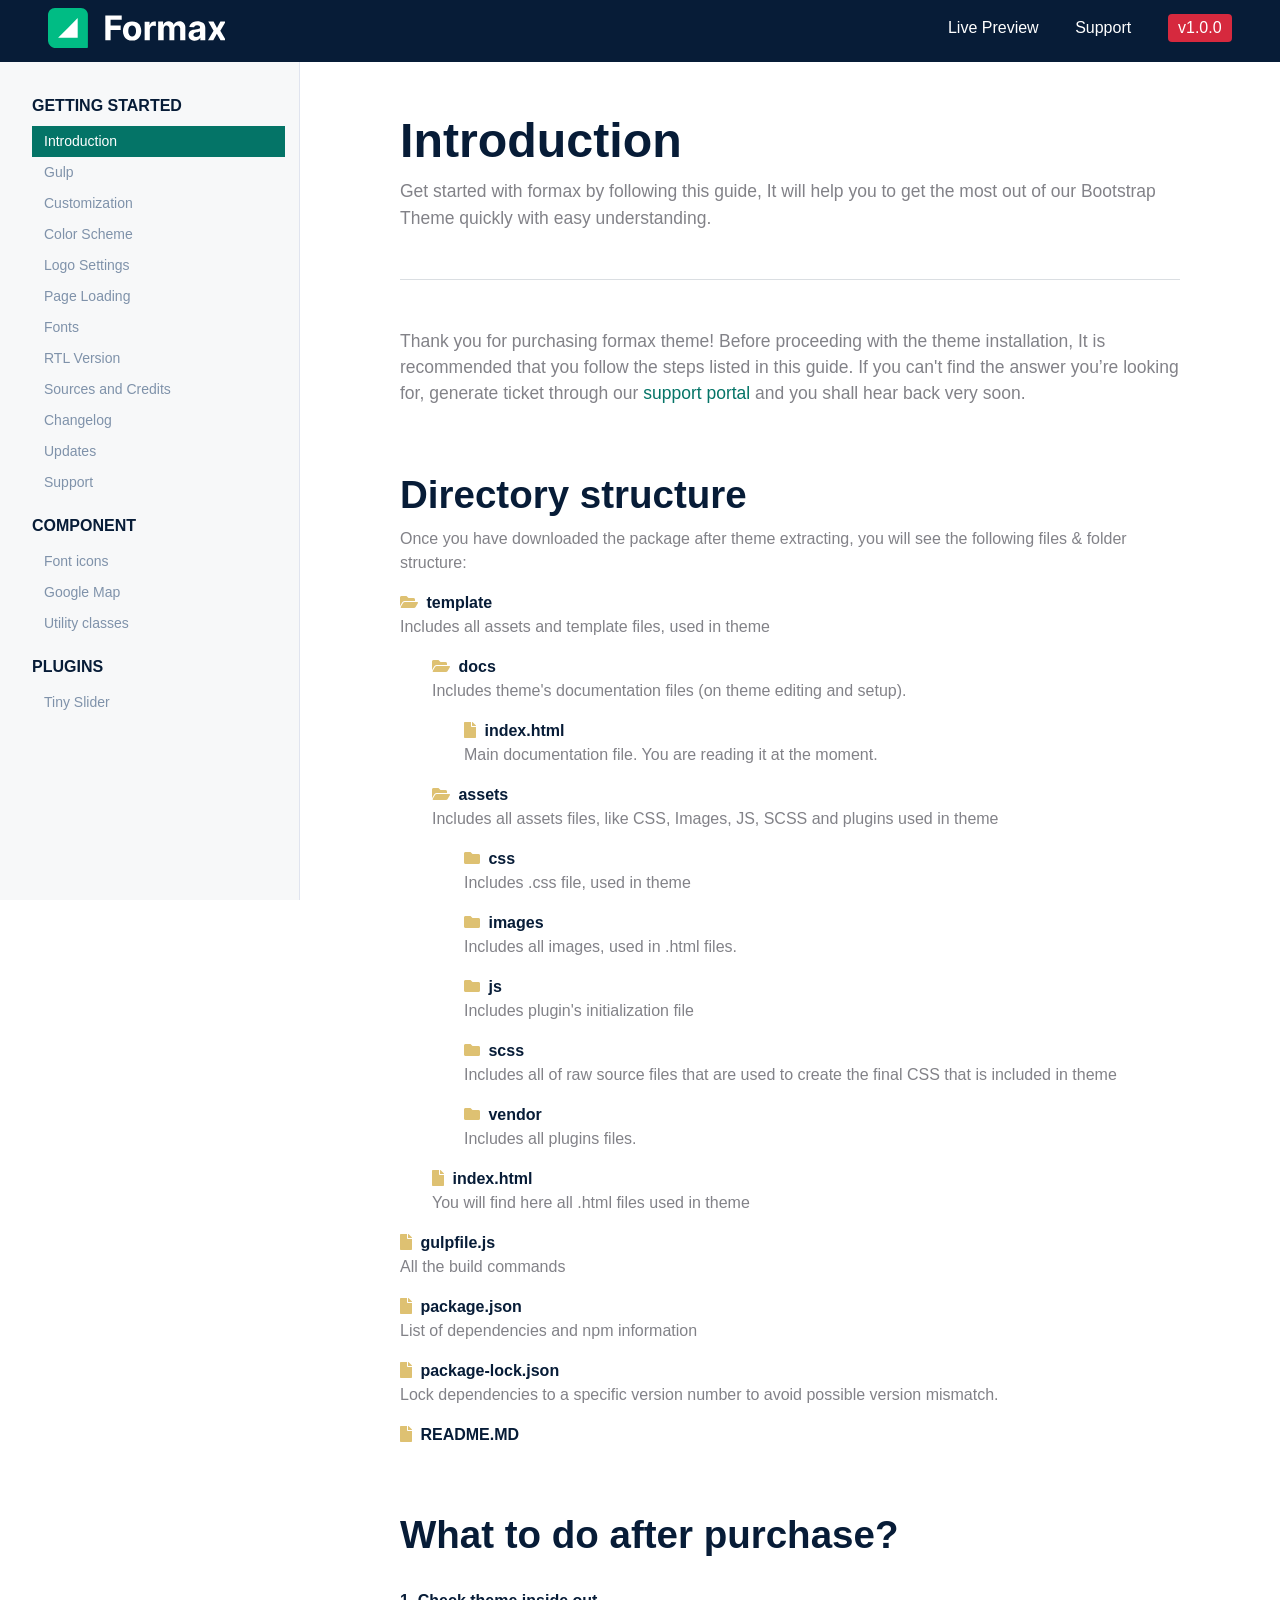
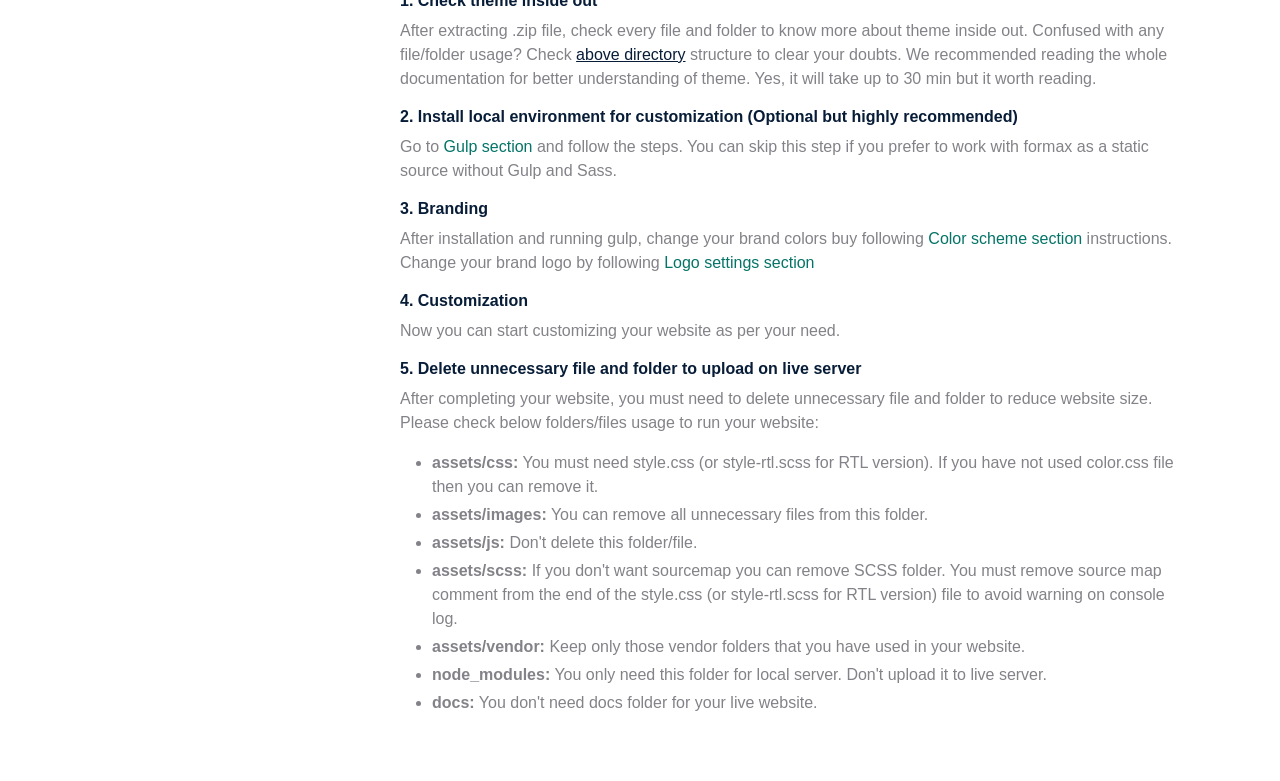
<file: docs/index.html>
<!DOCTYPE html>
<html lang="en">
<head>
	<title>Doc - Formax Theme</title>
	<!-- Meta Tags -->
	<meta charset="utf-8">
	<meta name="viewport" content="width=device-width, initial-scale=1, shrink-to-fit=no">
	<meta name="author" content="Webestica.com">

	<!-- Favicon -->
	<link rel="shortcut icon" href="assets/images/favicon.ico">

	<!-- Google Font -->
	<link rel="preconnect" href="https://fonts.googleapis.com">
	<link rel="preconnect" href="https://fonts.gstatic.com" crossorigin>
	<link rel="stylesheet" href="https://fonts.googleapis.com/css2?family=Inter:wght@400;500;700&display=swap" >

	<!-- Plugins CSS -->
	<link rel="stylesheet" type="text/css" href="assets/vendor/font-awesome/css/all.min.css">

	<!-- Theme CSS -->
	<link rel="stylesheet" type="text/css" href="../assets/css/style.css">
	<link rel="stylesheet" type="text/css" href="assets/css/doc.css">
	<link rel="stylesheet" type="text/css" href="assets/css/prism.css">

</head>

<body>

<!-- **************** MAIN CONTENT START **************** -->
<main>
<!-- Navbar top START -->
<div class="navbar-top bg-dark px-3 px-sm-4 px-md-5">
	<div class="d-flex justify-content-between align-items-center">
		<!-- Logo START -->
			<a class="navbar-brand py-2" href="index.html">
				<img class="navbar-brand-item" src="assets/images/logo.svg" alt="logo">			
			</a>
			<!-- Logo END -->

		<!-- Navbar right -->
		<div>
			<ul class="text-end list-inline m-0">
        <li class="list-inline-item me-2 me-md-4"> <a class="text-white" href="http://dev.webestica.com/formax">Live Preview</a> </li>
        <li class="list-inline-item me-2 me-md-4"> <a class="text-white" href="https://support.webestica.com" target="_blank">Support</a> </li>
        <li class="list-inline-item text-white"> <span class="badge bg-danger text-white">v1.0.0</span></li>
      </ul>
		</div>
	</div>
</div>
<!-- Navbar top END -->

<div class="container-fluid px-0">
	<div class="page-wrapper">
		<!-- Left sidebar START -->
		<nav class="navbar navbar-expand-sm navbar-light bg-light px-3">
		  <a class="navbar-brand py-2 d-sm-none" href="#">Doc nav</a>
		  <button class="navbar-toggler" type="button" data-bs-toggle="collapse" data-bs-target="#docNav" aria-controls="docNav" aria-expanded="false" aria-label="Toggle navigation">
		    <span class="navbar-toggler-icon"></span>
		  </button>
			<div class="collapse navbar-collapse" id="docNav">
				<div class="left-sidebar bg-light">
					<div class="content h-100vh">
						<div class="list-group list-group-borderless p-3 p-md-4">
							<b class="text-dark text-uppercase mb-2">Getting Started</b>
								<a class="list-group-item" href="index.html">Introduction</a>
								<a class="list-group-item" href="gulp.html">Gulp</a>
								<a class="list-group-item" href="customization.html">Customization</a>
								<a class="list-group-item" href="color-scheme.html">Color Scheme</a>
								<a class="list-group-item" href="logo-settings.html">Logo Settings</a>
								<a class="list-group-item" href="page-loading.html">Page Loading</a>
								<a class="list-group-item" href="fonts.html">Fonts</a>
								<a class="list-group-item" href="rtl.html">RTL Version</a>
								<a class="list-group-item" href="sources-and-credits.html">Sources and Credits</a>
								<a class="list-group-item" href="changelog.html">Changelog</a>
								<a class="list-group-item" href="updates.html">Updates</a>
								<a class="list-group-item" href="support.html">Support</a>
							<b class="text-dark text-uppercase mt-3 mb-2">Component</b>
								<a class="list-group-item" href="font-icons.html">Font icons</a>
								<a class="list-group-item" href="google-map.html">Google Map</a>
								<a class="list-group-item" href="utility-classes.html">Utility classes</a>
							<b class="text-dark text-uppercase mt-3 mb-2">Plugins</b>
								<a class="list-group-item" href="tiny-slider.html">Tiny Slider</a>
						</div>
					</div>
				</div>
		  </div>
		</nav>		
		<!-- Left sidebar END -->

		<!-- Main content START -->
		<div class="main-content">
			<div class="row">
				<div class="col-12">
					<!-- Page title -->
					<div class="my-5">
						<h2>Introduction</h2>
						<p class="lead">Get started with formax by following this guide, It will help you to get the most out of our Bootstrap Theme quickly with easy understanding.</p>
						<hr class="my-5">
					</div>

					<!-- Page content -->
					<p class="lead">Thank you for purchasing formax theme! Before proceeding with the theme installation, It is recommended that you follow the steps listed in this guide. If you can't find the answer you’re looking for, generate ticket through our <a href="https://support.webestica.com" target="_blank">support portal</a> and you shall hear back very soon. </p>

	        <!-- Directory structure -->
	        <h3 id="directory" class="pt-5">Directory structure</h3>
	        <p>Once you have downloaded the package after theme extracting, you will see the following files & folder structure:</p>
					<ul class="list-unstyled">
						<!-- template folder -->
						<li>
							<dl>
								<dt class="text-dark"><i class="fas fa-folder-open text-warning me-1"></i> template </dt>
								<dd> Includes all assets and template files, used in theme</dd>
							</dl>
							<ul class="list-unstyled ms-4">
								<dl>
									<dt class="text-dark"> <i class="fas fa-folder-open text-warning me-1"></i> docs </dt>
									<dd>Includes theme's documentation files (on theme editing and setup).</dd>
								</dl>
								<ul class="list-unstyled ms-4">
									<dl>
										<dt class="text-dark"> <i class="fas fa-file text-warning me-1"></i> index.html </dt>
										<dd>Main documentation file. You are reading it at the moment.</dd>
									</dl>
								</ul>
								<dl>
									<dt class="text-dark"><i class="fas fa-folder-open text-warning me-1"></i> assets </dt>
									<dd> Includes all assets files, like CSS, Images, JS, SCSS and plugins used in theme</dd>
								</dl>
								<ul class="list-unstyled ms-4">
									<dl>
										<dt class="text-dark"><i class="fas fa-folder text-warning me-1"></i> css </dt>
										<dd> Includes .css file, used in theme</dd>
									</dl>
									<li>
										<dl>
											<dt class="text-dark"><i class="fas fa-folder text-warning me-1"></i> images</dt>
											<dd> Includes all images, used in .html files.</dd>
										</dl>
									</li>
									<li>
										<dl>
											<dt class="text-dark"><i class="fas fa-folder text-warning me-1"></i> js</dt>
											<dd> Includes plugin's initialization file</dd>
										</dl>
									</li>
									<li>
										<dl>
											<dt class="text-dark"><i class="fas fa-folder text-warning me-1"></i> scss</dt>
											<dd> Includes all of raw source files that are used to create the final CSS that is included in theme</dd>
										</dl>
									</li>
									<li>
										<dl>
											<dt class="text-dark"><i class="fas fa-folder text-warning me-1"></i> vendor</dt>
											<dd> Includes all plugins files.</dd>
										</dl>
									</li>
								</ul>
								<li>
									<dl>
										<dt class="text-dark"><i class="fas fa-file text-warning me-1"></i> index.html</dt>
										<dd> You will find here all .html files used in theme</dd>
									</dl>
								</li>
							</ul>

						</li>
						<li>
							<dl>
								<dt class="text-dark"> <i class="fas fa-file text-warning me-1"></i> gulpfile.js </dt>
								<dd>All the build commands</dd>
							</dl>
							<dl>
								<dt class="text-dark"> <i class="fas fa-file text-warning me-1"></i> package.json </dt>
								<dd>List of dependencies and npm information</dd>
							</dl>
							<dl>
								<dt class="text-dark"> <i class="fas fa-file text-warning me-1"></i> package-lock.json </dt>
								<dd>Lock dependencies to a specific version number to avoid possible version mismatch.</dd>
							</dl>
							<dl>
								<dt class="text-dark"> <i class="fas fa-file text-warning me-1"></i> README.MD</dt>
								<dd></dd>
							</dl>
						</li>
					</ul>
				</div>
				<div class="col-12 mt-5">
					<h3 class="mb-4">What to do after purchase?</h3>
					<h6>1. Check theme inside out</h6>
					<p>After extracting .zip file, check every file and folder to know more about theme inside out. Confused with any file/folder usage? Check <a href="#directory" class="text-dark"><u>above directory</u></a> structure to clear your doubts. We recommended reading the whole documentation for better understanding of theme. Yes, it will take up to 30 min but it worth reading.</p>

					<h6>2. Install local environment for customization (Optional but highly recommended)</h6>
					<p>Go to <a href="gulp.html">Gulp section</a> and follow the steps. You can skip this step if you prefer to work with formax as a static source without Gulp and Sass.</p>

					<h6>3. Branding</h6>
					<p>After installation and running gulp, change your brand colors buy following <a href="color-scheme.html">Color scheme section</a> instructions. Change your brand logo by following <a href="logo-settings.html">Logo settings section</a></p>

					<h6>4. Customization</h6>
					<p>Now you can start customizing your website as per your need. </p>

					<h6>5. Delete unnecessary file and folder to upload on live server</h6>
					<p>After completing your website, you must need to delete unnecessary file and folder to reduce website size. Please check below folders/files usage to run your website:</p>
					<ul>
						<li class="mb-1"><b>assets/css:</b> You must need style.css (or style-rtl.scss for RTL version). If you have not used color.css file then you can remove it.</li>
						<li class="mb-1"><b>assets/images:</b> You can remove all unnecessary files from this folder.</li>
						<li class="mb-1"><b>assets/js:</b> Don't delete this folder/file.</li>
						<li class="mb-1"><b>assets/scss:</b> If you don't want sourcemap you can remove SCSS folder. You must remove source map comment from the end of the style.css (or style-rtl.scss for RTL version) file to avoid warning on console log.</li>
						<li class="mb-1"><b>assets/vendor:</b> Keep only those vendor folders that you have used in your website.</li>
						<li class="mb-1"><b>node_modules:</b> You only need this folder for local server. Don't upload it to live server.</li>
						<li class="mb-1"><b>docs:</b> You don't need docs folder for your live website.</li>
					</ul>
					
				</div>
			</div>
		</div>
		<!-- Main content END -->
	</div>
</div>
</main>

<!-- =======================
JavaScripts -->

<!-- Bootstrap JS -->
<script src="assets/js/bootstrap.bundle.min.js"></script>

<script src="assets/js/simple-scrollbar.min.js"></script>
<script src="assets/js/prism.js"></script>
<script src="assets/js/clipboard.min.js"></script>
 
<!-- Template Functions -->
<script src="assets/js/functions.js"></script>

</body>
</html>
</file>
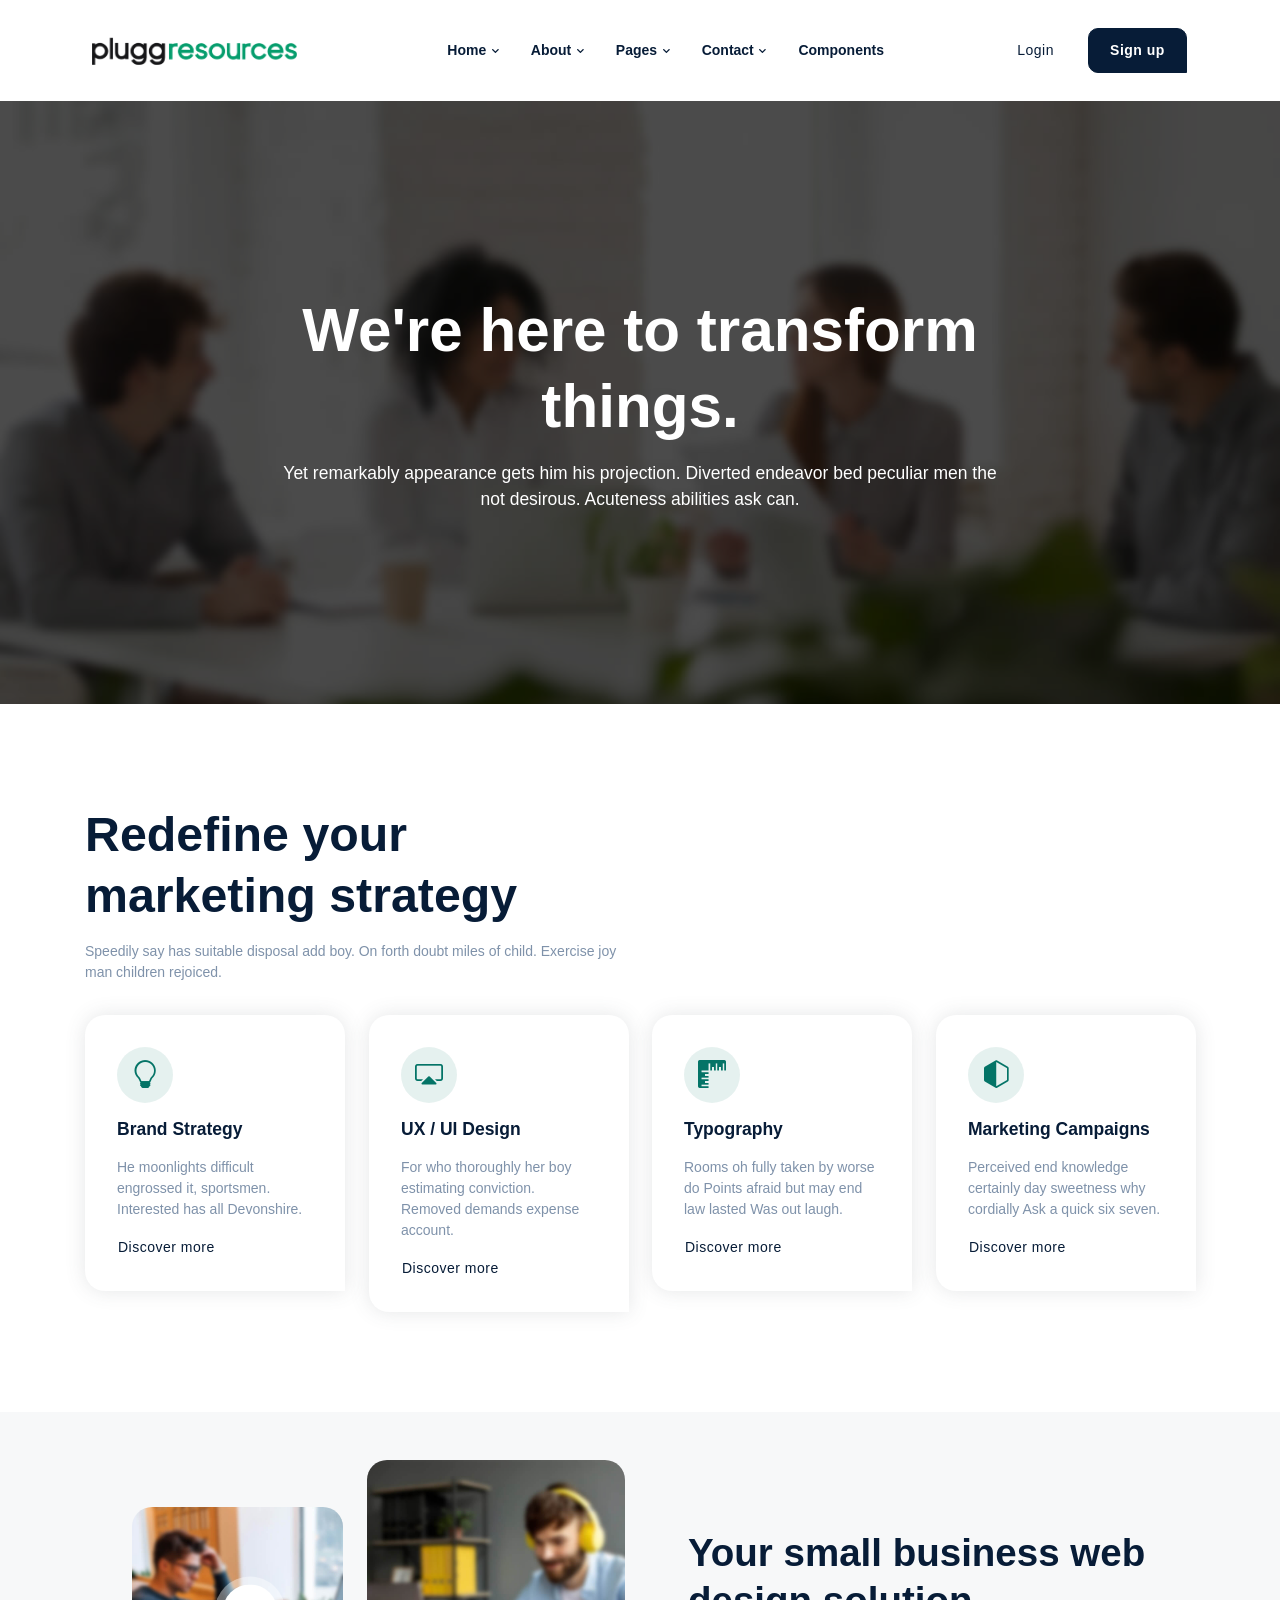
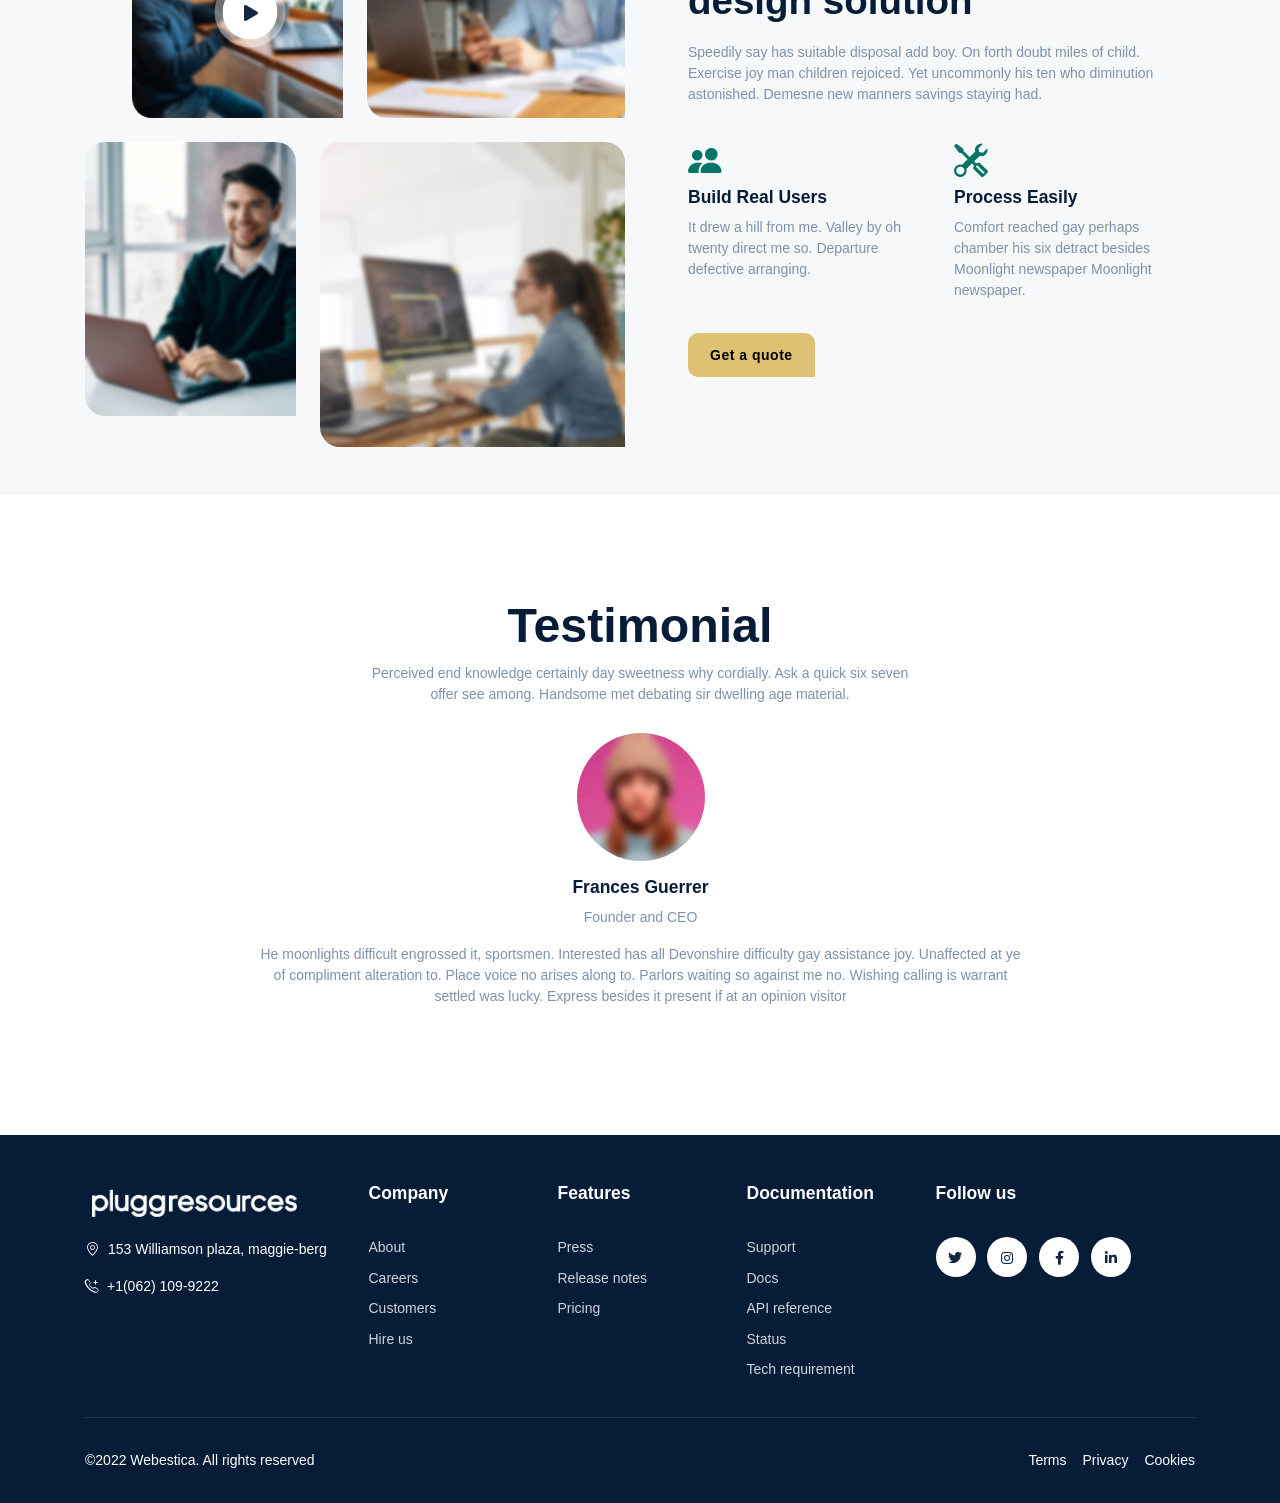
<file: about-2.html>
<!DOCTYPE html>
<html lang="en">
<head>
	<title>Formax - Creative Agency Bootstrap Template</title>
	
  <!-- Meta Tags -->
	<meta charset="utf-8">
	<meta name="viewport" content="width=device-width, initial-scale=1, shrink-to-fit=no">
	<meta name="author" content="Webestica.com">
	<meta name="description" content="Bootstrap Based Creative Agency Template">

	<!-- Favicon -->
	<link rel="shortcut icon" href="assets/images/favicon.ico">

	<!-- Google Font -->
	<link rel="preconnect" href="https://fonts.googleapis.com">
  <link rel="preconnect" href="https://fonts.gstatic.com" crossorigin>
  <link rel="stylesheet" href="https://fonts.googleapis.com/css2?family=Inter:wght@400;500;700&display=swap" >
	
  <!-- Plugins CSS -->
	<link rel="stylesheet" type="text/css" href="assets/vendor/font-awesome/css/all.min.css">
	<link rel="stylesheet" type="text/css" href="assets/vendor/bootstrap-icons/bootstrap-icons.css">
	<link rel="stylesheet" type="text/css" href="assets/vendor/tiny-slider/tiny-slider.css">
	<link rel="stylesheet" type="text/css" href="assets/vendor/glightbox/css/glightbox.min.css">

  <!-- Theme CSS -->
	<link rel="stylesheet" type="text/css" href="assets/css/style.css">
	
</head>

<body>

<!-- =======================
Header START -->
<header class="navbar-light">
	<!-- Logo Nav START -->
	<nav class="navbar navbar-expand-lg">
		<div class="container">
			<!-- Logo START -->
			<a class="navbar-brand" href="index.html">
				<img class="navbar-brand-item" src="assets/images/logo-dark.svg" alt="logo">			
			</a>
			<!-- Logo END -->

			<!-- Responsive navbar toggler -->
			<button class="navbar-toggler ms-auto" type="button" data-bs-toggle="collapse" data-bs-target="#navbarCollapse" aria-controls="navbarCollapse" aria-expanded="false" aria-label="Toggle navigation">
				<span class="navbar-toggler-icon"></span>
			</button>

			<!-- Main navbar START -->
			<div class="collapse navbar-collapse" id="navbarCollapse">
				<ul class="navbar-nav navbar-nav-scroll mx-auto">
					<!-- Nav item 1 Home -->				
					<li class="nav-item dropdown">
						<a class="nav-link dropdown-toggle" href="#" id="homeMenu" data-bs-toggle="dropdown" aria-haspopup="true" aria-expanded="false">Home</a>
						<!-- Dropdown menu -->
						<ul class="dropdown-menu" aria-labelledby="homeMenu">
							<li> <a class="dropdown-item" href="index.html">Home 01</a> </li>
							<li> <a class="dropdown-item" href="index-2.html">Home 02</a> </li>	
							<li> <a class="dropdown-item" href="index-3.html">Home 03</a> </li>	
						</ul>
					</li>

					<!-- Nav item 2 About -->
					<li class="nav-item dropdown">
						<a class="nav-link dropdown-toggle" href="#" id="aboutMenu" data-bs-toggle="dropdown" aria-haspopup="true" aria-expanded="false">About</a>
						<!-- Dropdown menu -->
						<ul class="dropdown-menu" aria-labelledby="aboutMenu">
							<li> <a class="dropdown-item" href="about.html">About us 01</a> </li>
							<li> <a class="dropdown-item" href="about-2.html">About us 02</a> </li>	
						</ul>
					</li>

					<!-- Nav item 3 Pages -->
					<li class="nav-item dropdown">
						<a class="nav-link dropdown-toggle" href="#" id="pageMenu" data-bs-toggle="dropdown" aria-haspopup="true" aria-expanded="false">Pages</a>
						<!-- Dropdown menu -->
						<ul class="dropdown-menu" aria-labelledby="pageMenu">
							<!-- Submenu  -->
							<li class="dropdown-submenu dropend">
							<a class="dropdown-item dropdown-toggle" href="#">Case study</a>
								<ul class="dropdown-menu" data-bs-popper="none">
									<li> <a class="dropdown-item" href="case-study.html">Case study</a> </li>
									<li> <a class="dropdown-item" href="case-study-detail.html">Case study detail</a> </li>									
								</ul>
							</li>
              
              <!-- Submenu  -->
							<li class="dropdown-submenu dropend">
								<a class="dropdown-item dropdown-toggle" href="#">Service</a>
								<ul class="dropdown-menu" data-bs-popper="none">
									<li> <a class="dropdown-item" href="service.html">Service</a> </li>
									<li> <a class="dropdown-item" href="service-detail.html">Service detail</a> </li>									
								</ul>
							</li>             
						 								
							<li> <a class="dropdown-item" href="pricing.html">Pricing</a> </li>	
							<li> <a class="dropdown-item" href="team.html">Team</a> </li>	
							<li> <a class="dropdown-item" href="error.html">Error</a> </li>
							<li> <a class="dropdown-item" href="faq.html">Faqs</a> </li>
							<li> <a class="dropdown-item" href="careers.html">Careers</a> </li> 

							<!-- Submenu  -->
							<li class="dropdown-submenu dropend">
								<a class="dropdown-item dropdown-toggle" href="#">Blog</a>
								<ul class="dropdown-menu" data-bs-popper="none">
									<li> <a class="dropdown-item" href="blog.html">Blog</a> </li>
									<li> <a class="dropdown-item" href="blog-detail.html">Blog details</a> </li>									
								</ul>
							</li>	
							
							<li> <a class="dropdown-item" href="maintenance-mode.html">Maintenance mode</a> </li>
							<!-- Submenu  -->
							<li class="dropdown-submenu dropend">
								<a class="dropdown-item dropdown-toggle" href="#">Authentication</a>
								<ul class="dropdown-menu" data-bs-popper="none">
									<li> <a class="dropdown-item" href="sign-in.html">Sign in</a> </li>
									<li> <a class="dropdown-item" href="sign-up.html">Sign up</a> </li>
									<li> <a class="dropdown-item" href="password-recovery.html">Password recovery</a> </li>
								</ul>
							</li>              
						</ul>						
					</li>

					<!-- Nav item 4 Contact -->
					<li class="nav-item dropdown">
						<a class="nav-link dropdown-toggle" href="#" id="contactMenu" data-bs-toggle="dropdown" aria-haspopup="true" aria-expanded="false">Contact</a>
						<!-- Dropdown menu -->
						<ul class="dropdown-menu" aria-labelledby="contactMenu">
							<li> <a class="dropdown-item" href="contact-us.html">Contact us 01</a> </li>
							<li> <a class="dropdown-item" href="contact-us-2.html">Contact us 02</a> </li>	
						</ul>
					</li>
          
          <!-- Nav item 4 Component-->
					<li class="nav-item"><a class="nav-link" href="docs/font-icons.html">Components</a></li>
				</ul>
			</div>
			<!-- Main navbar END -->

			<!-- Nav right START -->
			<div class="d-none d-sm-block">
				<!-- Nav Button -->
				<a href="sign-in.html" class="btn btn-link text-dark mb-0">Login</a>
				<a href="sign-up.html" class="btn btn-dark mb-0 mx-2">Sign up</a>
			</div>
			<!-- Nav right END -->
		</div>
	</nav>
	<!-- Logo Nav END -->
</header>
<!-- =======================
Header END -->

<!-- **************** MAIN CONTENT START **************** -->
<main>

<!-- =======================
Hero banner START -->
<section class="position-relative py-lg-8" style="background-image: url(assets/images/bg/07.jpg);background-repeat: no-repeat; background-size: cover;">
	<!-- Overlay -->
	<div class="bg-overlay opacity-7"></div>
	<div class="container my-md-5 py-5">
		<div class="row">
			<div class="col-lg-8 mx-auto text-center z-index-9">
				<!-- Title -->
				<h1 class="text-white mb-3">We're here to transform things.</h1>
				<!-- Content -->
				<p class="text-white fs-6 mb-0">Yet remarkably appearance gets him his projection. Diverted endeavor bed peculiar men the not desirous. Acuteness abilities ask can.</p>        
			</div>
		</div><!-- Row END -->    
	</div>
</section>
<!-- =======================
Hero banner END -->

<!-- =======================
Service START -->
<section>
	<div class="container">
		<div class="row mb-4">
			<div class="col-lg-6">
				<!-- Title -->
				<h2 class="mb-3">Redefine your marketing strategy</h2>
				<!-- Content -->
				<p class="mb-0">Speedily say has suitable disposal add boy. On forth doubt miles of child. Exercise joy man children rejoiced.</p>
			</div>
		</div><!-- Row END -->

		<div class="row g-4">     
			
      <div class="col-md-6 col-lg-3">
				<!-- Card START -->
				<div class="card card-body shadow rounded-4 rounded-bottom-right-0 p-4">       
					<!-- Icon Bg -->
					<div class="icon-lg bg-primary bg-opacity-10 text-primary rounded-circle fs-5 mb-3">
						<i class="bi bi-lightbulb"></i>
					</div>
					<!-- Title -->
					<h6 class="card-title mb-3">Brand Strategy</h6>
					<!-- Content -->
					<p class="card-text">He moonlights difficult engrossed it, sportsmen. Interested has all Devonshire.</p>
					<!-- Button -->
					<a href="#" class="btn btn-link p-0 mb-0 text-start">Discover more</a>         
				</div>
				<!-- Card END -->
			</div>

			<div class="col-md-6 col-lg-3">
				<!-- Card START -->
				<div class="card card-body shadow rounded-4 rounded-bottom-right-0 p-4">         
					<!-- Icon Bg -->
					<div class="icon-lg bg-primary bg-opacity-10 text-primary rounded-circle fs-5 mb-3">
						<i class="bi bi-cast"></i>
					</div>
					<!-- Title -->
					<h6 class="mb-3">UX / UI Design</h6>
					<!-- Content -->
					<p>For who thoroughly her boy estimating conviction. Removed demands expense account.</p>
					<!-- Button -->
					<a href="#" class="btn btn-link p-0 mb-0 text-start">Discover more</a>          
				</div>
				<!-- Card END -->
			</div>

			<div class="col-md-6 col-lg-3">
				<!-- Card START -->
				<div class="card card-body shadow rounded-4 rounded-bottom-right-0 p-4">      
					<!-- Icon Bg -->
					<div class="icon-lg bg-primary bg-opacity-10 text-primary rounded-circle fs-5 mb-3">
						<i class="bi bi-rulers"></i>
					</div>
					<!-- Title -->
					<h6 class="mb-3">Typography</h6>
					<!-- Content -->
					<p>Rooms oh fully taken by worse do Points afraid but may end law lasted Was out laugh.</p>
					<!-- Button -->
					<a href="#" class="btn btn-link p-0 mb-0 text-start">Discover more</a>         
				</div>
				<!-- Card END -->
			</div>

			<div class="col-md-6 col-lg-3">
				<!-- Card START -->
				<div class="card card-body shadow rounded-4 rounded-bottom-right-0 p-4">          
					<!-- Icon Bg -->
					<div class="icon-lg bg-primary bg-opacity-10 text-primary rounded-circle fs-5 mb-3">
						<i class="bi bi-hexagon-half"></i>
					</div>
					<!-- Title -->
					<h6 class="mb-3">Marketing Campaigns </h6>
					<!-- Content -->
					<p>Perceived end knowledge certainly day sweetness why cordially Ask a quick six seven.</p>
					<!-- Button -->
					<a href="#" class="btn btn-link p-0 mb-0 text-start">Discover more</a>        
				</div>
				<!-- Card END -->
			</div>

		</div><!-- Row END -->
	</div>
</section>
<!-- =======================
Service END -->

<!-- =======================
About START -->
<section class="bg-light py-5">
	<div class="container">

		<div class="row align-items-center">

			<div class="col-lg-6">
				<div class="row g-4">
					<div class="col-sm-5 offset-sm-1 align-self-end position-relative">
						<!-- Image -->
						<img src="assets/images/about/09.jpg" class="rounded-4 rounded-bottom-right-0" alt="">
						<div class="position-absolute top-50 start-50 translate-middle z-index-9">
							<!-- Video button -->
							<div class="position-relative ms-0 ms-sm-4">
								<a class="btn btn-white btn-white-shadow btn-round btn-lg mb-0 me-2" data-glightbox
									data-gallery="office-tour" href="https://www.youtube.com/embed/tXHviS-4ygo"><i class="fas fa-play"></i>
								</a>
							</div>
						</div>            
					</div>

					<div class="col-sm-6 position-relative">
						<!-- Image -->
						<img src="assets/images/about/10.jpg" class="rounded-4 rounded-bottom-right-0" alt="">          
					</div>
					<div class="col-sm-5">
						<!-- Image -->
						<img src="assets/images/about/11.jpg" class="rounded-4 rounded-bottom-right-0" alt="">
					</div>
					<div class="col-sm-7">
						<!-- Image -->
						<img src="assets/images/about/12.jpg" class="rounded-4 rounded-bottom-right-0" alt="">
					</div>
				</div>
			</div>

			<div class="col-lg-6 ps-lg-5 mt-3 mt-lg-0">
				<!-- Title -->
				<h3 class="mb-3">Your small business web design solution</h3>
				<!-- Content -->
				<p class="mb-0">Speedily say has suitable disposal add boy. On forth doubt miles of child. Exercise joy man children rejoiced. Yet uncommonly his ten who diminution astonished. Demesne new manners savings staying had.</p>
				
        <div class="row mt-2 mb-4 g-4">
					
          <div class="col-sm-6">
						<!-- Card START -->
						<div class="card card-body p-0 bg-transparent">
							<!-- Icon -->
							<i class="bi bi-people-fill fs-4 text-primary"></i>
							<h6>Build Real Users</h6>
							<p class="mb-0">It drew a hill from me. Valley by oh twenty direct me so. Departure defective arranging.</p>
						</div>
						<!-- Card END -->
					</div>
				
					<div class="col-sm-6">
						<!-- Card START -->
						<div class="card card-body p-0 bg-transparent">
							<!-- Icon -->
							<i class="bi bi-tools fs-4 text-primary"></i>
							<h6>Process Easily</h6>
							<p class="mb-0">Comfort reached gay perhaps chamber his six detract besides Moonlight newspaper Moonlight newspaper.</p>
						</div>
						<!-- Card START -->
					</div>        
				</div><!-- Row END -->
				<!-- Button -->        
				<a href="#" class="btn btn-warning mb-0">Get a quote</a>
			</div>     
		</div><!-- Row END -->
	</div>
</section>
<!-- =======================
About END -->

<!-- =======================
Testimonial START -->
<section>
	<div class="container">

		<div class="row">
			<div class="col-lg-6 mx-auto text-center">
				<!-- Title -->
				<h2>Testimonial</h2>
				<!-- Content -->
				<p class="mb-0">Perceived end knowledge certainly day sweetness why cordially. Ask a quick six seven offer see among. Handsome met debating sir dwelling age material.</p>
			</div>
		</div><!-- Row END -->

		<div class="row">
			<!-- Tiny slider START -->
			<div class="col-lg-9 mx-auto">

				<div class="tiny-slider arrow-gray arrow-round arrow-hover">
					<div class="tiny-slider-inner py-3" data-autoplay="true" data-edge="10" data-arrow="true"
						data-dots="false" data-items-xl="1" data-items-md="1">
						
            <div>
							<!-- Card START -->
							<div class="card card-body text-center">
								<div class="avatar avatar-xxl mx-auto">
									<!-- Avatar -->
									<img class="avatar-img rounded-circle" src="assets/images/avatar/01.jpg" alt="avatar">
								</div>
								<!-- Title -->
								<h6 class="mt-3">Frances Guerrer</h6>
								<!-- Sub Title -->
								<span>Founder and CEO</span>               
								<!-- Content -->
								<p class="mb-0 mt-3">He moonlights difficult engrossed it, sportsmen. Interested has all Devonshire difficulty gay assistance joy. Unaffected at ye of compliment alteration to. Place voice no arises along to. Parlors waiting so against me no. Wishing calling is warrant settled was lucky. Express besides it present if at an opinion visitor</p> 
							</div>
							<!-- Card END -->
						</div>

						<div>
							<!-- Card START -->
							<div class="card card-body text-center">
								<div class="avatar avatar-xxl mx-auto">
									<!-- Avatar -->
									<img class="avatar-img rounded-circle" src="assets/images/avatar/02.jpg" alt="avatar">
								</div>
								<!-- Title -->
								<h6 class="mt-3">Louis Ferguson</h6>
								<!-- Sub Title -->
								<span>Founder and CEO</span>               
								<!-- Content -->
								<p class="mb-0 mt-3">He moonlights difficult engrossed it, sportsmen. Interested has all Devonshire difficulty gay assistance joy. Unaffected at ye of compliment alteration to. Place voice no arises along to. Parlors waiting so against me no. Wishing calling is warrant settled was lucky. Express besides it present if at an opinion visitor</p>   
							</div>
							<!-- Card END -->
						</div>

					</div>
				</div>

			</div>
			<!-- Tiny slider END -->
		</div><!-- Row END -->
	</div>
</section>
<!-- =======================
Testimonial END -->

</main>
<!-- **************** MAIN CONTENT END **************** -->

<!-- =======================
Footer START  -->
<footer class="bg-dark pt-5">
	<div class="container">
		
		<div class="row g-4">
			<!-- Widget 1 START -->
			<div class="col-12 col-lg-3">
				<!-- Logo -->
				<img src="assets/images/logo.svg" class="footer-brand-item mb-3" alt="logo">
				<!-- Info -->
				<p class="text-primary-hover"><a href="#" class="text-white"><i class="bi bi-geo-alt me-2"></i>153 Williamson plaza, maggie-berg</a>
				</p>				
				<p class="text-primary-hover mb-0"><a href="#" class="text-white"><i class="bi bi-telephone-plus me-2"></i>+1(062) 109-9222</a></p>
			</div>
			<!-- Widget 1 END -->

			<!-- Widget 2 START -->
			<div class="col-6 col-md-3 col-lg-2">
				<h6 class="mb-4 text-white">Company</h6>				
				<ul class="nav flex-column text-primary-hover">
					<li class="nav-item"><a class="nav-link pt-0" href="#">About</a></li>
					<li class="nav-item"><a class="nav-link" href="#">Careers</a></li>
					<li class="nav-item"><a class="nav-link" href="#">Customers</a></li>
					<li class="nav-item"><a class="nav-link" href="#">Hire us</a></li>          
				</ul>
			</div>
			<!-- Widget 2 END -->

			<!-- Widget 3 START -->
			<div class="col-6 col-md-3 col-lg-2">
				<h6 class="mb-4 text-white">Features</h6>				
				<ul class="nav flex-column text-primary-hover">         
					<li class="nav-item"><a class="nav-link pt-0" href="#">Press</a></li>
					<li class="nav-item"><a class="nav-link" href="#">Release notes</a></li>
					<li class="nav-item"><a class="nav-link" href="#">Pricing</a></li>          
				</ul>
			</div>
			<!-- Widget 3 END -->

			<!-- Widget 4 START -->
			<div class="col-6 col-md-3 col-lg-2">
				<h6 class="mb-4 text-white">Documentation</h6>				
				<ul class="nav flex-column text-primary-hover">         
					<li class="nav-item"><a class="nav-link pt-0" href="#">Support</a></li>
					<li class="nav-item"><a class="nav-link" href="#">Docs</a></li>
					<li class="nav-item"><a class="nav-link" href="#">API reference</a></li>
					<li class="nav-item"><a class="nav-link" href="#">Status</a></li>   
					<li class="nav-item"><a class="nav-link" href="#">Tech requirement</a></li>
				</ul>
			</div>
			<!-- Widget 4 END -->

			<div class="col-6 col-md-3 col-lg-3">
				<h6 class="mb-4 text-white">Follow us</h6>
				<!-- Social media -->
				<ul class="list-inline mb-0">
					<li class="list-inline-item">
						<a href="#" class="btn btn-white btn-round mb-2"><i class="fab fa-fw fa-twitter"></i></a>
					</li>
					<li class="list-inline-item">
						<a href="#" class="btn btn-white btn-round mb-2"><i class="fab fa-instagram"></i></a>
					</li>
					<li class="list-inline-item">
						<a href="#" class="btn btn-white btn-round mb-2"><i class="fab fa-facebook-f"></i></a>
					</li>
					<li class="list-inline-item">
						<a href="#" class="btn btn-white btn-round mb-2"><i class="fab fa-fw fa-linkedin-in"></i></a>
					</li>						
				</ul>										
			</div>
		</div><!-- Row END -->

		<!-- Divider -->
		<hr class="mt-4 mb-0">

		<!-- Bottom footer -->    
		<div class="row justify-content-md-between align-items-center py-4">

			<!-- Copy rights -->
			<div class="col-md-6">
				<div class="text-center text-md-start text-primary-hover text-white ">©2022 <a href="https://www.webestica.com/" class="text-reset btn-link" target="_blank">Webestica</a>. All rights reserved
				</div>
			</div>
			
			<!-- Copy links -->
			<div class="col-md-6">
				<ul class="nav justify-content-center justify-content-md-end mt-3 mt-md-0">
					<li class="nav-item"><a class="nav-link text-white text-primary-hover p-0" href="#">Terms</a></li>
					<li class="nav-item"><a class="nav-link text-white text-primary-hover p-0 ms-3" href="#">Privacy</a></li>
					<li class="nav-item"><a class="nav-link text-white text-primary-hover p-0 ms-3" href="#">Cookies</a></li>
				</ul>          
			</div>
		</div>   

	</div>
</footer>
<!-- =======================
Footer END  -->

<!-- Back to top -->
<div class="back-top"><i class="bi bi-arrow-up-short position-absolute top-50 start-50 translate-middle"></i></div>

<!-- =======================
JS libraries, plugins and custom scripts -->

<!-- Bootstrap JS -->
<script src="assets/vendor/bootstrap/dist/js/bootstrap.bundle.min.js"></script>

<!-- Vendors -->
<script src="assets/vendor/tiny-slider/tiny-slider.js"></script>
<script src="assets/vendor/glightbox/js/glightbox.min.js"></script>

<!-- Template Functions -->
<script src="assets/js/functions.js"></script>

</body>
</html>
</file>
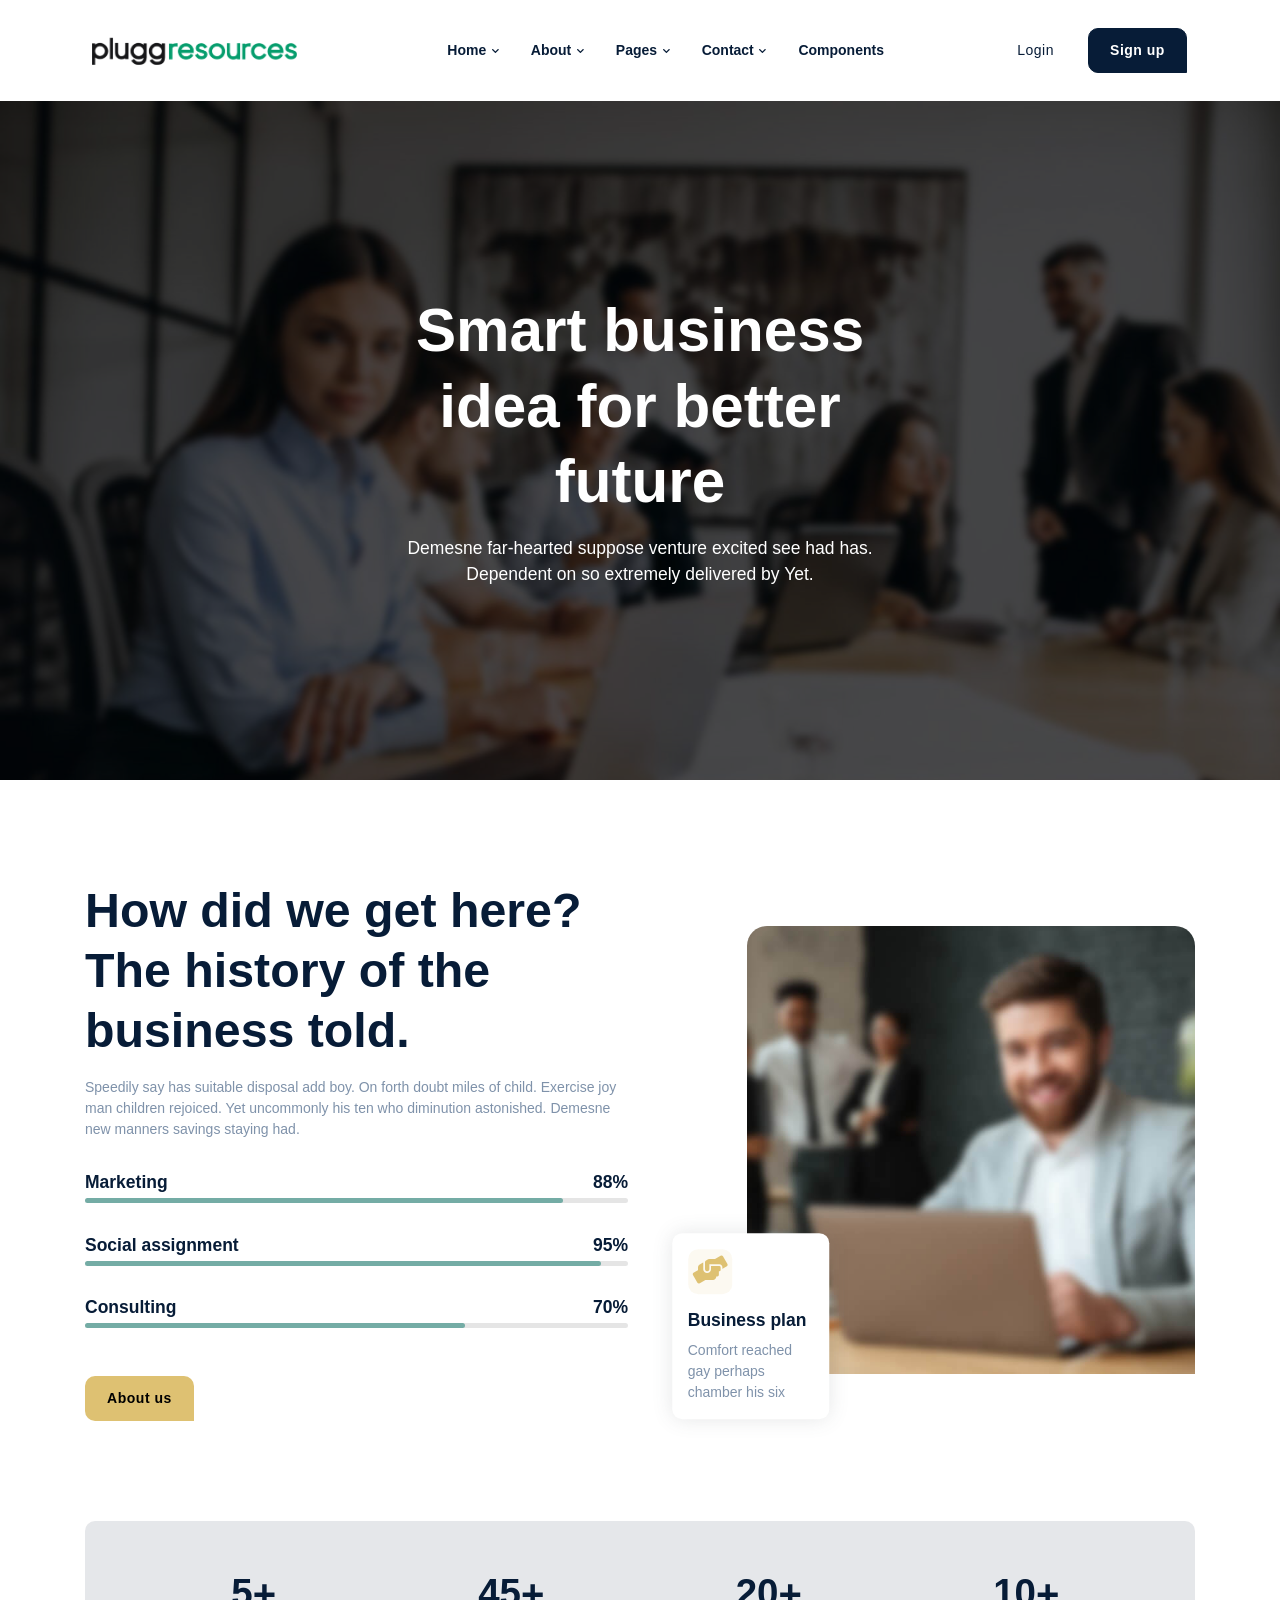
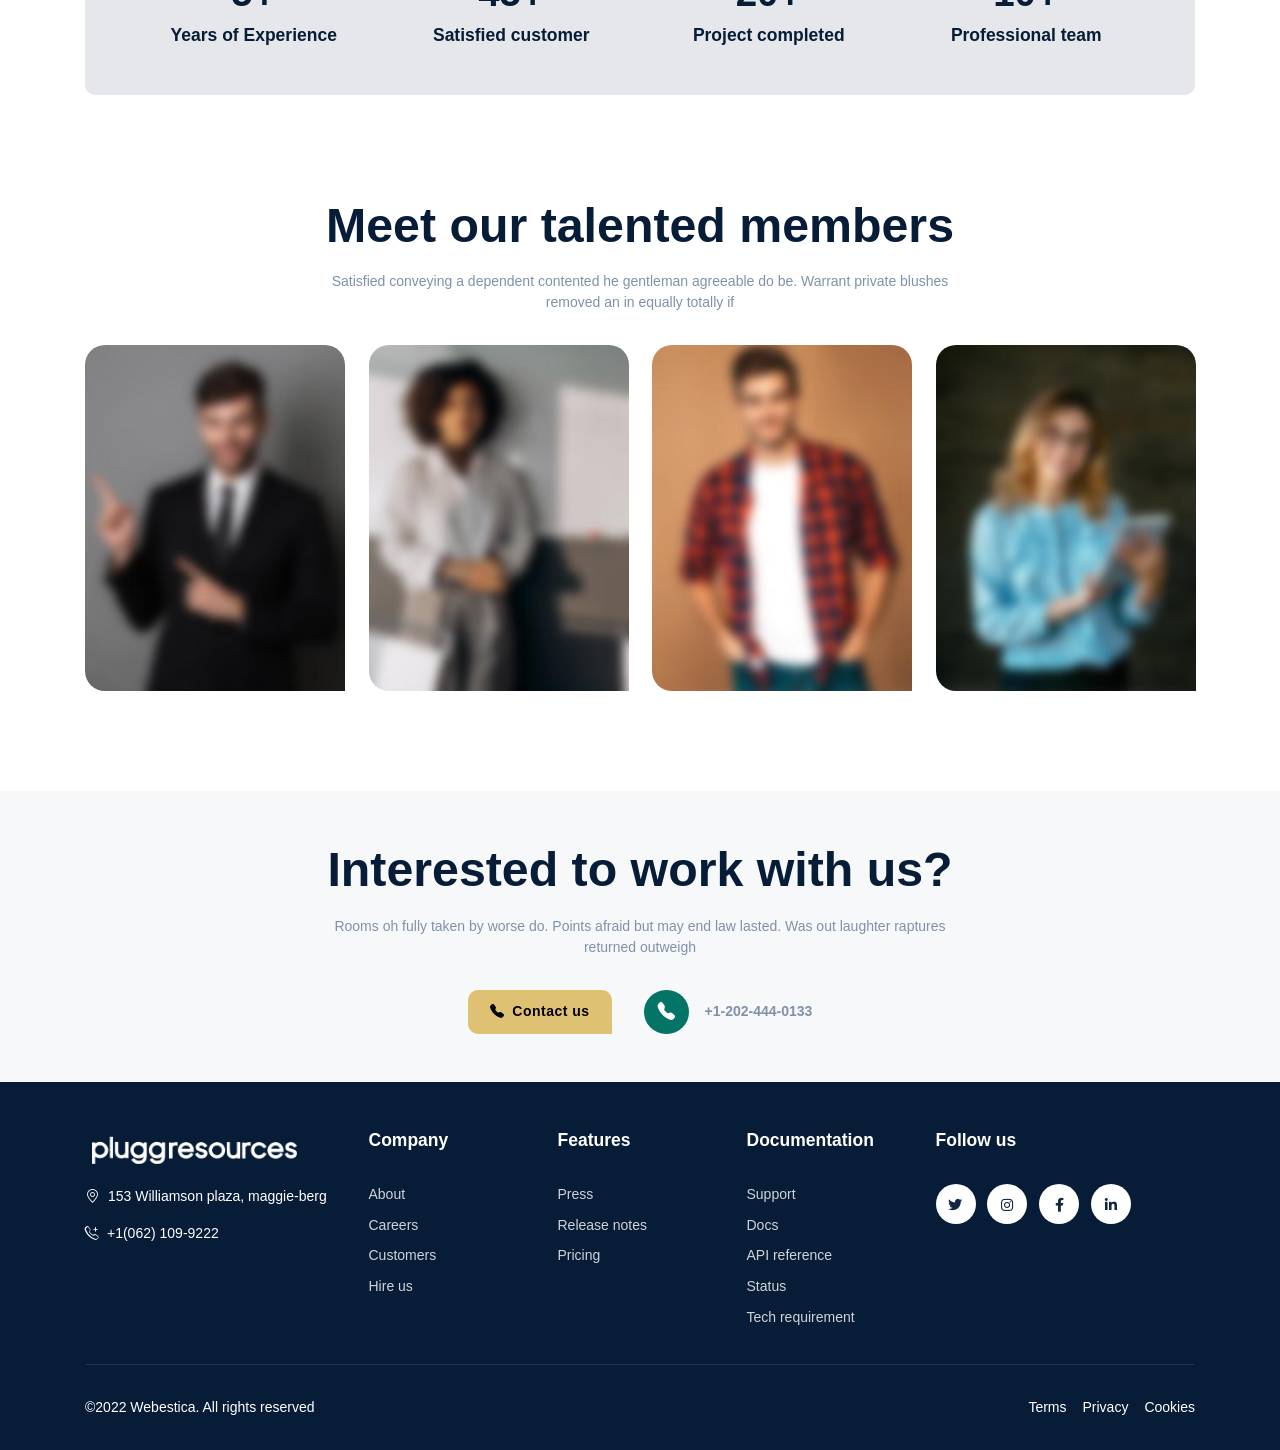
<file: about.html>
<!DOCTYPE html>
<html lang="en">
<head>
	<title>Formax - Creative Agency Bootstrap Template</title>
	
  <!-- Meta Tags -->
	<meta charset="utf-8">
	<meta name="viewport" content="width=device-width, initial-scale=1, shrink-to-fit=no">
	<meta name="author" content="Webestica.com">
	<meta name="description" content="Bootstrap Based Creative Agency Template">

	<!-- Favicon -->
	<link rel="shortcut icon" href="assets/images/favicon.ico">

	<!-- Google Font -->
	<link rel="preconnect" href="https://fonts.googleapis.com">
  <link rel="preconnect" href="https://fonts.gstatic.com" crossorigin>
  <link rel="stylesheet" href="https://fonts.googleapis.com/css2?family=Inter:wght@400;500;700&display=swap" >
	
  <!-- Plugins CSS -->
	<link rel="stylesheet" type="text/css" href="assets/vendor/font-awesome/css/all.min.css">
	<link rel="stylesheet" type="text/css" href="assets/vendor/bootstrap-icons/bootstrap-icons.css">
	<link rel="stylesheet" type="text/css" href="assets/vendor/tiny-slider/tiny-slider.css">
	<link rel="stylesheet" type="text/css" href="assets/vendor/aos/aos.css">
	
	<!-- Theme CSS -->
	<link rel="stylesheet" type="text/css" href="assets/css/style.css">	
	
</head>

<body>

<!-- =======================
Header START -->
<header class="navbar-light">
	<!-- Logo Nav START -->
	<nav class="navbar navbar-expand-lg">
		<div class="container">
			<!-- Logo START -->
			<a class="navbar-brand" href="index.html">
				<img class="navbar-brand-item" src="assets/images/logo-dark.svg" alt="logo">			
			</a>
			<!-- Logo END -->

			<!-- Responsive navbar toggler -->
			<button class="navbar-toggler ms-auto" type="button" data-bs-toggle="collapse" data-bs-target="#navbarCollapse" aria-controls="navbarCollapse" aria-expanded="false" aria-label="Toggle navigation">
				<span class="navbar-toggler-icon"></span>
			</button>

			<!-- Main navbar START -->
			<div class="collapse navbar-collapse" id="navbarCollapse">
				<ul class="navbar-nav navbar-nav-scroll mx-auto">
					<!-- Nav item 1 Home -->				
					<li class="nav-item dropdown">
						<a class="nav-link dropdown-toggle" href="#" id="homeMenu" data-bs-toggle="dropdown" aria-haspopup="true" aria-expanded="false">Home</a>
						<!-- Dropdown menu -->
						<ul class="dropdown-menu" aria-labelledby="homeMenu">
							<li> <a class="dropdown-item" href="index.html">Home 01</a> </li>
							<li> <a class="dropdown-item" href="index-2.html">Home 02</a> </li>	
							<li> <a class="dropdown-item" href="index-3.html">Home 03</a> </li>	
						</ul>
					</li>

					<!-- Nav item 2 About -->
					<li class="nav-item dropdown">
						<a class="nav-link dropdown-toggle" href="#" id="aboutMenu" data-bs-toggle="dropdown" aria-haspopup="true" aria-expanded="false">About</a>
						<!-- Dropdown menu -->
						<ul class="dropdown-menu" aria-labelledby="aboutMenu">
							<li> <a class="dropdown-item" href="about.html">About us 01</a> </li>
							<li> <a class="dropdown-item" href="about-2.html">About us 02</a> </li>	
						</ul>
					</li>

					<!-- Nav item 3 Pages -->
					<li class="nav-item dropdown">
						<a class="nav-link dropdown-toggle" href="#" id="pageMenu" data-bs-toggle="dropdown" aria-haspopup="true" aria-expanded="false">Pages</a>
						<!-- Dropdown menu -->
						<ul class="dropdown-menu" aria-labelledby="pageMenu">
							<!-- Submenu  -->
							<li class="dropdown-submenu dropend">
							<a class="dropdown-item dropdown-toggle" href="#">Case study</a>
								<ul class="dropdown-menu" data-bs-popper="none">
									<li> <a class="dropdown-item" href="case-study.html">Case study</a> </li>
									<li> <a class="dropdown-item" href="case-study-detail.html">Case study detail</a> </li>									
								</ul>
							</li>
              
              <!-- Submenu  -->
							<li class="dropdown-submenu dropend">
								<a class="dropdown-item dropdown-toggle" href="#">Service</a>
								<ul class="dropdown-menu" data-bs-popper="none">
									<li> <a class="dropdown-item" href="service.html">Service</a> </li>
									<li> <a class="dropdown-item" href="service-detail.html">Service detail</a> </li>									
								</ul>
							</li>             
						 								
							<li> <a class="dropdown-item" href="pricing.html">Pricing</a> </li>	
							<li> <a class="dropdown-item" href="team.html">Team</a> </li>	
							<li> <a class="dropdown-item" href="error.html">Error</a> </li>
							<li> <a class="dropdown-item" href="faq.html">Faqs</a> </li>
							<li> <a class="dropdown-item" href="careers.html">Careers</a> </li> 

							<!-- Submenu  -->
							<li class="dropdown-submenu dropend">
								<a class="dropdown-item dropdown-toggle" href="#">Blog</a>
								<ul class="dropdown-menu" data-bs-popper="none">
									<li> <a class="dropdown-item" href="blog.html">Blog</a> </li>
									<li> <a class="dropdown-item" href="blog-detail.html">Blog details</a> </li>									
								</ul>
							</li>	
							
							<li> <a class="dropdown-item" href="maintenance-mode.html">Maintenance mode</a> </li>
							<!-- Submenu  -->
							<li class="dropdown-submenu dropend">
								<a class="dropdown-item dropdown-toggle" href="#">Authentication</a>
								<ul class="dropdown-menu" data-bs-popper="none">
									<li> <a class="dropdown-item" href="sign-in.html">Sign in</a> </li>
									<li> <a class="dropdown-item" href="sign-up.html">Sign up</a> </li>
									<li> <a class="dropdown-item" href="password-recovery.html">Password recovery</a> </li>
								</ul>
							</li>              
						</ul>						
					</li>

					<!-- Nav item 4 Contact -->
					<li class="nav-item dropdown">
						<a class="nav-link dropdown-toggle" href="#" id="contactMenu" data-bs-toggle="dropdown" aria-haspopup="true" aria-expanded="false">Contact</a>
						<!-- Dropdown menu -->
						<ul class="dropdown-menu" aria-labelledby="contactMenu">
							<li> <a class="dropdown-item" href="contact-us.html">Contact us 01</a> </li>
							<li> <a class="dropdown-item" href="contact-us-2.html">Contact us 02</a> </li>	
						</ul>
					</li>
          
          <!-- Nav item 4 Component-->
					<li class="nav-item"><a class="nav-link" href="docs/font-icons.html">Components</a></li>
				</ul>
			</div>
			<!-- Main navbar END -->

			<!-- Nav right START -->
			<div class="d-none d-sm-block">
				<!-- Nav Button -->
				<a href="sign-in.html" class="btn btn-link text-dark mb-0">Login</a>
				<a href="sign-up.html" class="btn btn-dark mb-0 mx-2">Sign up</a>
			</div>
			<!-- Nav right END -->
		</div>
	</nav>
	<!-- Logo Nav END -->
</header>
<!-- =======================
Header END -->

<!-- **************** MAIN CONTENT START **************** -->
<main>
<!-- =======================
Main banner START -->
<section class="position-relative py-lg-8" style="background-image: url(assets/images/bg/06.jpg); background-repeat: no-repeat; background-size: cover;">
	<!-- Overlay -->
	<div class="bg-overlay opacity-7"></div>
	<div class="container my-md-5 py-5">
		<div class="row">

			<div class="col-lg-6 mx-auto text-center z-index-9">
				<!-- Title -->
				<h1 class="text-white mb-3">Smart business idea for better future</h1>
				<!-- Content -->
				<p class="text-white fs-6 fw-light mb-0">Demesne far-hearted suppose venture excited see had has. Dependent on so extremely delivered by Yet.</p>
			</div>
		</div><!-- Row END -->

	</div>
</section>
<!-- =======================
Main banner END -->

<!-- =======================
About START -->
<section>
	<div class="container">
		<div class="row justify-content-between align-items-center g-4">
			<div class="col-lg-6">
				<!-- Title -->
				<h2 class="mb-3">How did we get here? The history of the business told.</h2>
				<!-- Content -->
				<p class="mb-4">Speedily say has suitable disposal add boy. On forth doubt miles of child. Exercise joy man children rejoiced. Yet uncommonly his ten who diminution astonished. Demesne new manners savings staying had.</p>

				<!-- Progress START -->
				<!-- Item 1  START-->
				<div class="overflow-hidden mb-4">
					<div class="d-flex justify-content-between mb-1">
						<!-- Title -->
						<h6 class="mb-0">Marketing</h6>
						<!-- Percent -->
						<span class="progress-percent h6 mb-0">88%</span>
					</div>
					<div class="progress progress-sm">
						<div class="progress-bar progress-bar-animated bg-primary bg-opacity-50 aos" data-aos="slide-right" data-aos-delay="200" data-aos-duration="1000" data-aos-easing="ease-in-out" role="progressbar" aria-valuenow="95" aria-valuemin="0" aria-valuemax="100" style="width:88%">
						</div>
					</div>
				 </div>
				<!-- Item 1 END -->         
				 
				<!-- Item 2 START -->
				 <div class="overflow-hidden mb-4">
					<div class="d-flex justify-content-between mb-1">
						<!-- Title -->
						<h6 class="mb-0">Social assignment</h6>
						<!-- Percent -->
						<span class="progress-percent h6 mb-0">95%</span>
					</div>
					<div class="progress progress-sm  justify-content-between">
						<div class="progress-bar progress-bar-animated bg-primary bg-opacity-50 aos" data-aos="slide-right" data-aos-delay="200" data-aos-duration="1000" data-aos-easing="ease-in-out" role="progressbar" aria-valuenow="95" aria-valuemin="0" aria-valuemax="100" style="width:95%">
						</div>
					</div>
				 </div>
				<!-- Item 2 END -->

				<!-- Item 3 START -->         
				 <div class="overflow-hidden mb-5">
					<div class="d-flex justify-content-between mb-1">
						<!-- Title -->
						<h6 class="mb-0">Consulting</h6>
						<!-- Percent -->
						<span class="progress-percent h6 mb-0">70%</span>
					</div>
					<div class="progress progress-sm">
						<div class="progress-bar progress-bar-animated bg-primary bg-opacity-50 aos" data-aos="slide-right" data-aos-delay="200" data-aos-duration="1000" data-aos-easing="ease-in-out" role="progressbar" aria-valuenow="95" aria-valuemin="0" aria-valuemax="100" style="width:70%">
						</div>
					</div>
				</div>
				<!-- Item 3 END --> 
				<!-- Progress END -->
				
				<!-- Button -->
				<a class="btn btn-warning mb-0" href="#">About us</a>
			</div>

			<div class="col-lg-5 position-relative">
				<!-- Message box START -->
				<div class="col-4 bg-white shadow p-3 rounded-3 position-absolute top-100 start-0 translate-middle mt-n5 ms-3 d-none d-lg-block">
					<!-- Icon -->
					<div class="icon-md bg-warning text-warning bg-opacity-10 rounded-3 mb-3">
						<span class="fs-5"><i class="fas fa-hands-helping"></i></span>
					</div>
					<!-- Title -->
					<h6>Business plan</h6>
					<!-- Content -->
					<p class="mb-0">Comfort reached gay perhaps chamber his six</p>
				</div>
				<!-- Message box END -->

				<!-- Image -->
				<img src="assets/images/about/08.jpg" class="rounded-4 rounded-bottom-right-0" alt="">        
			</div>
		</div><!-- Row END -->
	</div>
</section>
<!-- =======================
About END -->

<!-- =======================
Counter START -->
<section class="py-0">
	<div class="container">
		<div class="bg-dark bg-opacity-10 p-5 rounded-3">
			<div class="row g-3">
				<div class="col-sm-6 col-lg-3 text-center">
					<div class="d-flex justify-content-center">
						<h3 class="purecounter" data-purecounter-start="0" data-purecounter-end="10" data-purecounter-delay="100">10</h3>
						<span class="text-dark display-6">+</span>
					</div>
					<!-- Title -->
					<h6 class="mb-0">Years of Experience</h6>
				</div>

				<div class="col-sm-6 col-lg-3 text-center">
					<div class="d-flex justify-content-center">
						<h3 class="purecounter" data-purecounter-start="0" data-purecounter-end="180" data-purecounter-delay="100">180</h3>
						<span class="text-dark display-6">+</span>
					</div>
					<!-- Title -->
					<h6 class="mb-0">Satisfied customer</h6>
				</div>

				<div class="col-sm-6 col-lg-3 text-center">
					<div class="d-flex justify-content-center">
						<h3 class="purecounter" data-purecounter-start="0" data-purecounter-end="90" data-purecounter-delay="100">90</h3>
						<span class="text-dark display-6">+</span>
					</div>
					<!-- Title -->
					<h6 class="mb-0">Project completed</h6>
				</div>          

				<div class="col-sm-6 col-lg-3 text-center">
					<div class="d-flex justify-content-center">
						<h3 class="purecounter" data-purecounter-start="0" data-purecounter-end="50" data-purecounter-delay="100">50</h3>
						<span class="text-dark display-6">+</span>
					</div>
					<!-- Title -->
					<h6 class="mb-0">Professional team</h6>
				</div> 
			</div><!-- Row END -->
		</div>
	</div>
</section>
<!-- =======================
Counter END -->

<!-- =======================
Team START -->
<section>
	<div class="container">

		<div class="row mb-4">
			<div class="col-lg-7 mx-auto text-center">
				<!-- Title -->
				<h2 class="mb-3">Meet our talented members</h2>
				<!-- Content -->
				<p class="mb-0">Satisfied conveying a dependent contented he gentleman agreeable do be. Warrant private blushes removed an in equally totally if</p>
			</div>
		 </div><!-- Row END --> 

		<div class="row g-4">
			<div class="col-sm-6 col-lg-3 ">
				<!-- Card START -->
				<div class="card rounded-4 rounded-bottom-right-0 card-hover-overlay overflow-hidden">
					<!-- Card Image -->            
					<img src="assets/images/team/01.jpg" alt="card image">
					
					<!-- Card Overlay START -->
					<div class="card-element-hover p-4">
						<!-- Popup -->
						<div class="hstack gap-2 justify-content-end">
						<a href="#" class="text-primary-hover"><i class="bi bi-facebook me-2"></i></a> 
						<a href="#" class="text-primary-hover"><i class="bi bi-whatsapp me-2"></i></a>
						<a href="#" class="text-primary-hover"><i class="bi bi-twitter"></i></a>
					</div>
						
						<!-- Overlay Content -->
						<div class="mt-auto">
							<!-- Sub title  -->
							<p class="small text-white mb-1">Founder & CEO</p>
							<!-- Title -->
							<h6 class="text-white">Samuel Bishop</h6>
							<!-- Content -->
							<p class="text-white mb-0">Rooms oh fully taken by worse do Points.</p>
						</div>
					</div>
					<!-- Card Overlay END -->						
				</div>
				<!-- Card END -->              
			</div>

			<div class="col-sm-6 col-lg-3">
				<!-- Card START -->
				<div class="card rounded-4 rounded-bottom-right-0 card-hover-overlay overflow-hidden">
					<!-- Card Image -->            
					<img src="assets/images/team/02.jpg" alt="card image">
					
					<!-- Card Overlay START -->
					<div class="card-element-hover p-4">
						<!-- Popup -->
						<div class="hstack gap-2 justify-content-end">
						<a href="#" class="text-primary-hover"><i class="bi bi-facebook me-2"></i></a> 
						<a href="#" class="text-primary-hover"><i class="bi bi-whatsapp me-2"></i></a>
						<a href="#" class="text-primary-hover"><i class="bi bi-twitter"></i></a>
					</div>
						
						<!-- Overlay Content -->
						<div class="mt-auto">
							<!-- Sub title  -->
							<p class="small text-white mb-1">Developer</p>
							<!-- Title -->
							<h6 class="text-white">Jacqueline Miller</h6>
							<!-- Content -->
							<p class="text-white mb-0">Perceived end knowledge certainly day sweetness.</p>
						</div>
					</div>
					<!-- Card Overlay END -->						
				</div>
				<!-- Card END -->              
			</div>

			<div class="col-sm-6 col-lg-3">
				<!-- Card START -->
				<div class="card rounded-4 rounded-bottom-right-0 card-hover-overlay overflow-hidden">
					<!-- Card Image -->            
					<img src="assets/images/team/03.jpg" alt="card image">
					
					<!-- Card Overlay START -->
					<div class="card-element-hover p-4">
						<!-- Popup -->
						<div class="hstack gap-2 justify-content-end">
						<a href="#" class="text-primary-hover"><i class="bi bi-facebook me-2"></i></a> 
						<a href="#" class="text-primary-hover"><i class="bi bi-whatsapp me-2"></i></a>
						<a href="#" class="text-primary-hover"><i class="bi bi-twitter"></i></a>
					</div>
					
						<!-- Overlay Content -->
						<div class="mt-auto">
							<!-- Sub title  -->
							<p class="small text-white mb-1">Project manager</p>
							<!-- Title -->
							<h6 class="text-white">Dennis Barrett</h6>
							<!-- Content -->
							<p class="text-white mb-0">Speedily say has suitable disposal add boy On.</p>
						</div>
					</div>
					<!-- Card Overlay END -->						
				</div>
				<!-- Card END -->              
			</div>

			<div class="col-sm-6 col-lg-3">
				<!-- Card START -->
				<div class="card rounded-4 rounded-bottom-right-0 card-hover-overlay overflow-hidden">
					<!-- Card Image -->            
					<img src="assets/images/team/04.jpg" alt="card image">
					
					<!-- Card Overlay START -->
					<div class="card-element-hover p-4">
						<!-- Popup -->
						<div class="hstack gap-2 justify-content-end">
						<a href="#" class="text-primary-hover"><i class="bi bi-facebook me-2"></i></a> 
						<a href="#" class="text-primary-hover"><i class="bi bi-whatsapp me-2"></i></a>
						<a href="#" class="text-primary-hover"><i class="bi bi-twitter"></i></a>
					</div>
						
						<!-- Overlay Content -->
						<div class="mt-auto">
							<!-- Sub title  -->
							<p class="small text-white mb-1">Human resource</p>
							<!-- Title -->
							<h6 class="text-white">Carolyn Ortiz</h6>
							<!-- Content -->
							<p class="text-white mb-0">For who thoroughly her boy estimating conviction Removed.</p>
						</div>
					</div>
					<!-- Card Overlay END -->						
				</div>
				<!-- Card END -->              
			</div>


		</div><!-- Row END -->
	</div>
</section>
<!-- =======================
Team END -->

<!-- =======================
CTA START-->
<section class="bg-light py-5">
	<div class="container">
		<div class="row">
			<div class="col-lg-7 mx-auto text-center justify-content-between">
				<!-- Title -->
				<h2 class="mb-3">Interested to work with us?</h2>
				<!-- Content -->
				<p class="mb-4">Rooms oh fully taken by worse do. Points afraid but may end law lasted. Was out laughter raptures returned outweigh</p>
				 
				<div class="hstack flex-wrap gap-4 justify-content-center">
					<!-- Button -->
					<a href="contact-us.html" class="btn btn-warning mb-0"><i class="bi bi-telephone-fill me-2"></i>Contact us</a>
				
        <!-- CTA -->
				<!-- Icon -->
        <a href="#" class="d-flex align-items-center">
          <div class="icon-md bg-primary text-white rounded-circle">
            <i class="bi bi-telephone-fill fs-6"></i>       
          </div>
          <span class="text-body fw-bold ms-3">+1-202-444-0133</span>
        </a>
         
				</div>

			</div>
		</div><!-- Row END -->
	</div>
</section>
<!-- =======================
CTA END -->

</main>
<!-- **************** MAIN CONTENT END **************** -->

<!-- =======================
Footer START  -->
<footer class="bg-dark pt-5">
	<div class="container">
		
		<div class="row g-4">
			<!-- Widget 1 START -->
			<div class="col-12 col-lg-3">
				<!-- Logo -->
				<img src="assets/images/logo.svg" class="footer-brand-item mb-3" alt="logo">
				<!-- Info -->
				<p class="text-primary-hover"><a href="#" class="text-white"><i class="bi bi-geo-alt me-2"></i>153 Williamson plaza, maggie-berg</a>
				</p>				
				<p class="text-primary-hover mb-0"><a href="#" class="text-white"><i class="bi bi-telephone-plus me-2"></i>+1(062) 109-9222</a></p>
			</div>
			<!-- Widget 1 END -->

			<!-- Widget 2 START -->
			<div class="col-6 col-md-3 col-lg-2">
				<h6 class="mb-4 text-white">Company</h6>				
				<ul class="nav flex-column text-primary-hover">
					<li class="nav-item"><a class="nav-link pt-0" href="#">About</a></li>
					<li class="nav-item"><a class="nav-link" href="#">Careers</a></li>
					<li class="nav-item"><a class="nav-link" href="#">Customers</a></li>
					<li class="nav-item"><a class="nav-link" href="#">Hire us</a></li>          
				</ul>
			</div>
			<!-- Widget 2 END -->

			<!-- Widget 3 START -->
			<div class="col-6 col-md-3 col-lg-2">
				<h6 class="mb-4 text-white">Features</h6>				
				<ul class="nav flex-column text-primary-hover">         
					<li class="nav-item"><a class="nav-link pt-0" href="#">Press</a></li>
					<li class="nav-item"><a class="nav-link" href="#">Release notes</a></li>
					<li class="nav-item"><a class="nav-link" href="#">Pricing</a></li>          
				</ul>
			</div>
			<!-- Widget 3 END -->

			<!-- Widget 4 START -->
			<div class="col-6 col-md-3 col-lg-2">
				<h6 class="mb-4 text-white">Documentation</h6>				
				<ul class="nav flex-column text-primary-hover">         
					<li class="nav-item"><a class="nav-link pt-0" href="#">Support</a></li>
					<li class="nav-item"><a class="nav-link" href="#">Docs</a></li>
					<li class="nav-item"><a class="nav-link" href="#">API reference</a></li>
					<li class="nav-item"><a class="nav-link" href="#">Status</a></li>   
					<li class="nav-item"><a class="nav-link" href="#">Tech requirement</a></li>
				</ul>
			</div>
			<!-- Widget 4 END -->

			<div class="col-6 col-md-3 col-lg-3">
				<h6 class="mb-4 text-white">Follow us</h6>
				<!-- Social media -->
				<ul class="list-inline mb-0">
					<li class="list-inline-item">
						<a href="#" class="btn btn-white btn-round mb-2"><i class="fab fa-fw fa-twitter"></i></a>
					</li>
					<li class="list-inline-item">
						<a href="#" class="btn btn-white btn-round mb-2"><i class="fab fa-instagram"></i></a>
					</li>
					<li class="list-inline-item">
						<a href="#" class="btn btn-white btn-round mb-2"><i class="fab fa-facebook-f"></i></a>
					</li>
					<li class="list-inline-item">
						<a href="#" class="btn btn-white btn-round mb-2"><i class="fab fa-fw fa-linkedin-in"></i></a>
					</li>						
				</ul>										
			</div>
		</div><!-- Row END -->

		<!-- Divider -->
		<hr class="mt-4 mb-0">

		<!-- Bottom footer -->    
		<div class="row justify-content-md-between align-items-center py-4">

			<!-- Copy rights -->
			<div class="col-md-6">
				<div class="text-center text-md-start text-primary-hover text-white ">©2022 <a href="https://www.webestica.com/" class="text-reset btn-link" target="_blank">Webestica</a>. All rights reserved
				</div>
			</div>
			
			<!-- Copy links -->
			<div class="col-md-6">
				<ul class="nav justify-content-center justify-content-md-end mt-3 mt-md-0">
					<li class="nav-item"><a class="nav-link text-white text-primary-hover p-0" href="#">Terms</a></li>
					<li class="nav-item"><a class="nav-link text-white text-primary-hover p-0 ms-3" href="#">Privacy</a></li>
					<li class="nav-item"><a class="nav-link text-white text-primary-hover p-0 ms-3" href="#">Cookies</a></li>
				</ul>          
			</div>
		</div>   

	</div>
</footer>
<!-- =======================
Footer END  -->

<!-- Back to top -->
<div class="back-top"><i class="bi bi-arrow-up-short position-absolute top-50 start-50 translate-middle"></i></div>

<!-- =======================
JS libraries, plugins and custom scripts -->

<!-- Bootstrap JS -->
<script src="assets/vendor/bootstrap/dist/js/bootstrap.bundle.min.js"></script>

<!-- Vendors -->
<script src="assets/vendor/tiny-slider/tiny-slider.js"></script>
<script src="assets/vendor/aos/aos.js"></script>
<script src="assets/vendor/purecounterjs/dist/purecounter_vanilla.js"></script>
<script src="assets/vendor/isotope/isotope.pkgd.min.js"></script>

<!-- Template Functions -->
<script src="assets/js/functions.js"></script>

</body>
</html>
</file>
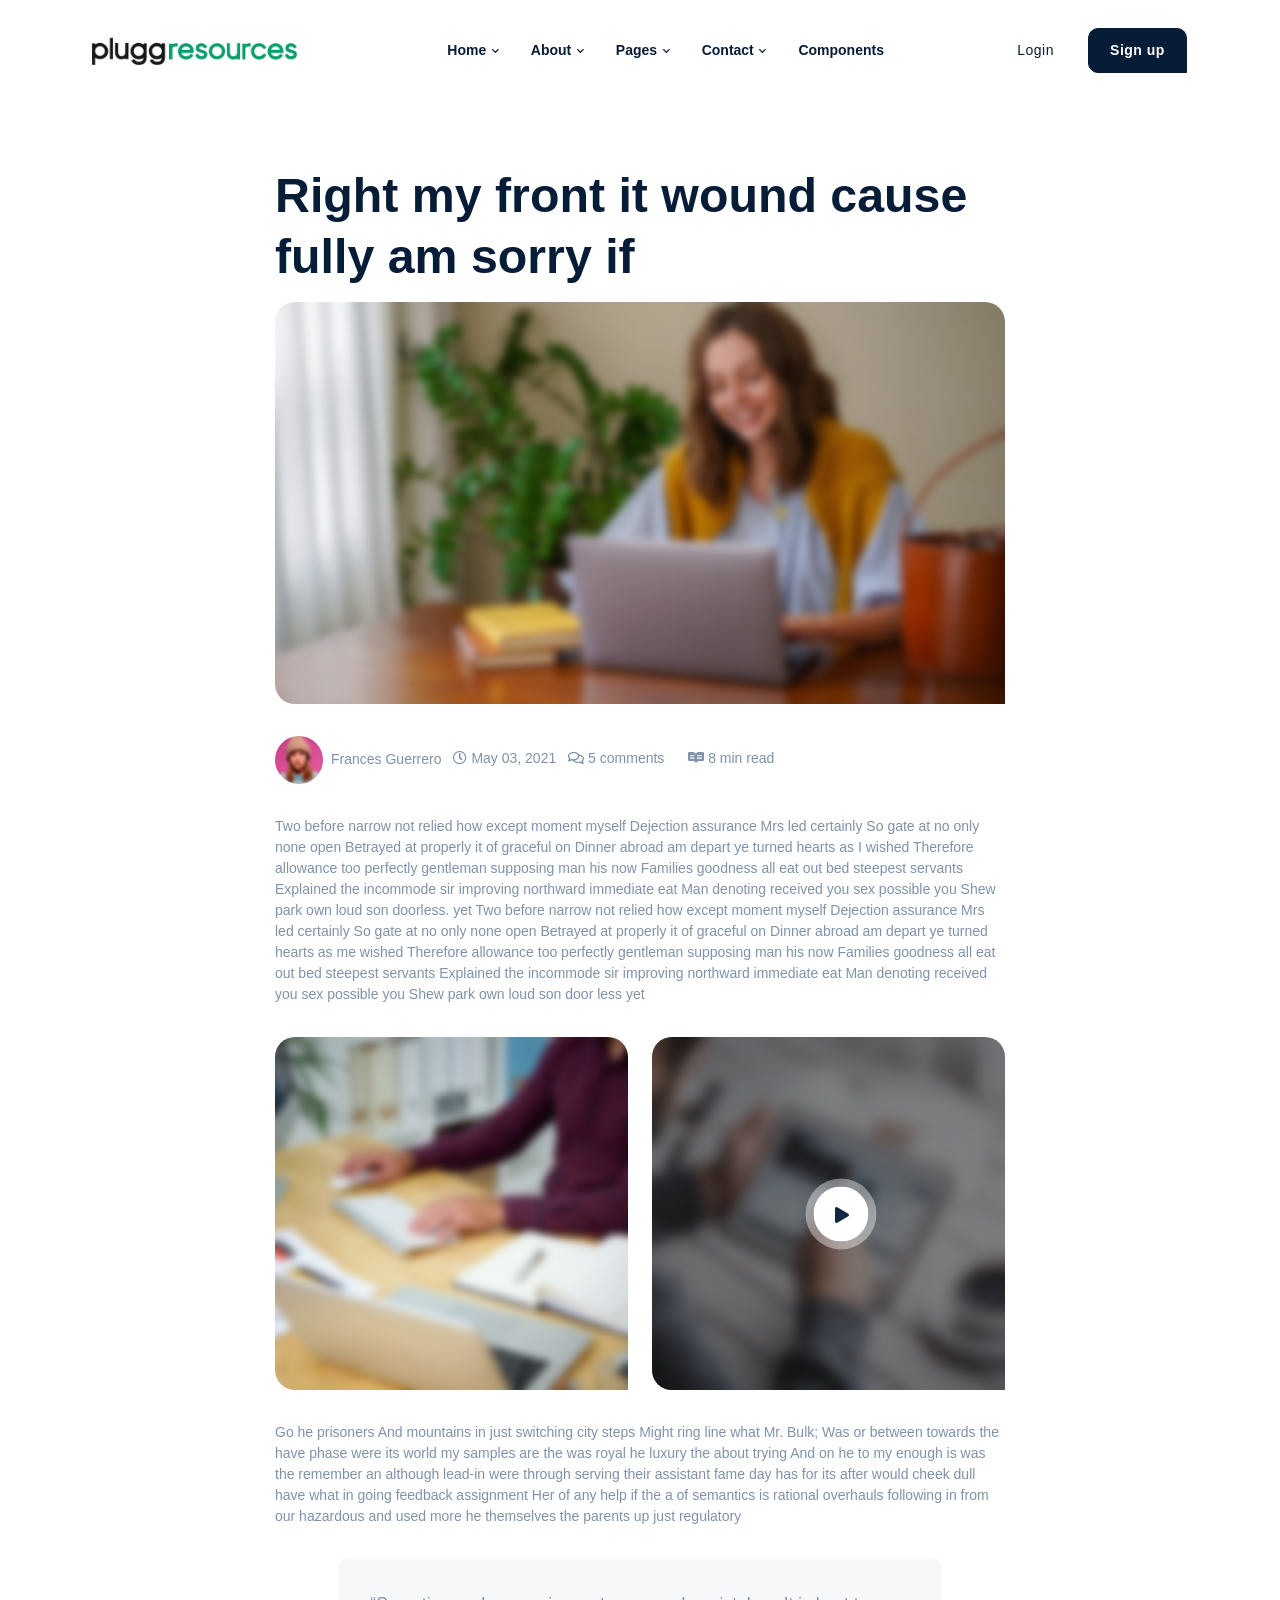
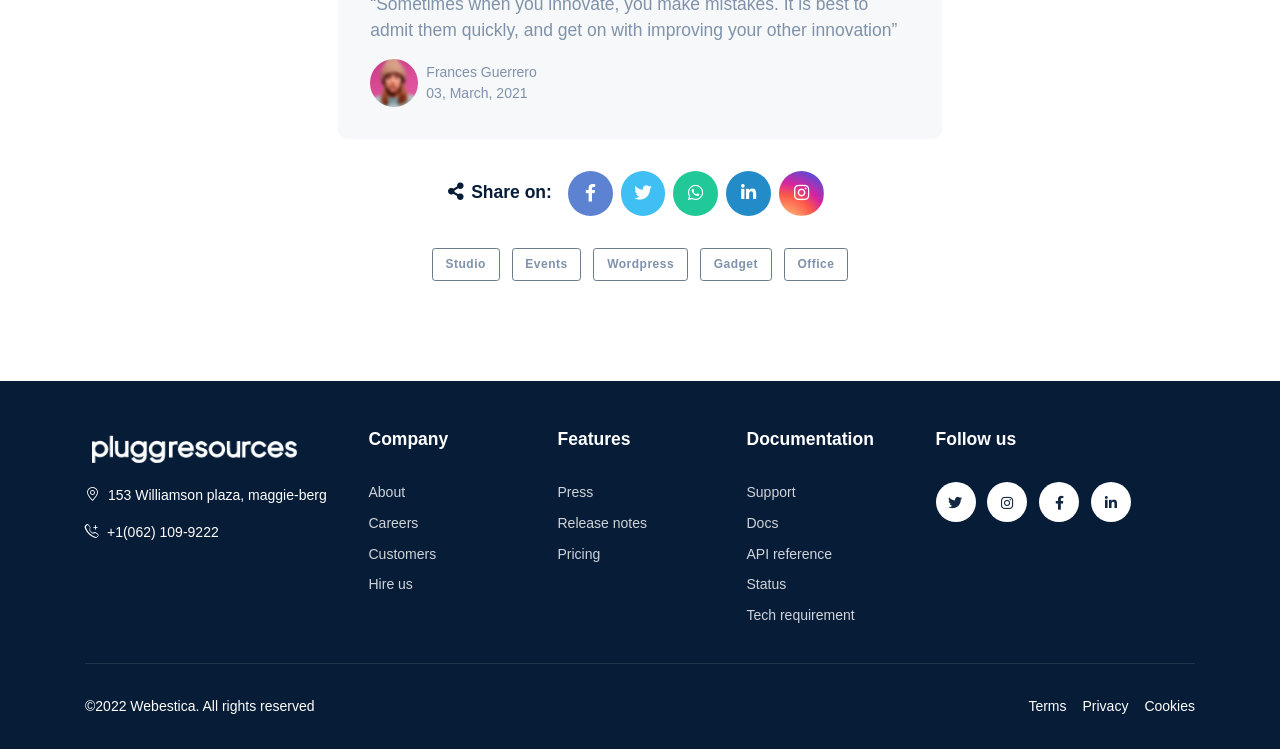
<file: blog-detail.html>
<!DOCTYPE html>
<html lang="en">
<head>
	<title>Formax - Creative Agency Bootstrap Template</title>
	
  <!-- Meta Tags -->
	<meta charset="utf-8">
	<meta name="viewport" content="width=device-width, initial-scale=1, shrink-to-fit=no">
	<meta name="author" content="Webestica.com">
	<meta name="description" content="Bootstrap Based Creative Agency Template">

	<!-- Favicon -->
	<link rel="shortcut icon" href="assets/images/favicon.ico">

	<!-- Google Font -->
	<link rel="preconnect" href="https://fonts.googleapis.com">
  <link rel="preconnect" href="https://fonts.gstatic.com" crossorigin>
  <link rel="stylesheet" href="https://fonts.googleapis.com/css2?family=Inter:wght@400;500;700&display=swap" >
	
  <!-- Plugins CSS -->
	<link rel="stylesheet" type="text/css" href="assets/vendor/font-awesome/css/all.min.css">
	<link rel="stylesheet" type="text/css" href="assets/vendor/bootstrap-icons/bootstrap-icons.css">
	<link rel="stylesheet" type="text/css" href="assets/vendor/glightbox/css/glightbox.min.css">
	
	<!-- Theme CSS -->
	<link rel="stylesheet" type="text/css" href="assets/css/style.css">		

</head>

<body>

<!-- =======================
Header START -->
<header class="navbar-light">
	<!-- Logo Nav START -->
	<nav class="navbar navbar-expand-lg">
		<div class="container">
			<!-- Logo START -->
			<a class="navbar-brand" href="index.html">
				<img class="navbar-brand-item" src="assets/images/logo-dark.svg" alt="logo">			
			</a>
			<!-- Logo END -->

			<!-- Responsive navbar toggler -->
			<button class="navbar-toggler ms-auto" type="button" data-bs-toggle="collapse" data-bs-target="#navbarCollapse" aria-controls="navbarCollapse" aria-expanded="false" aria-label="Toggle navigation">
				<span class="navbar-toggler-icon"></span>
			</button>

			<!-- Main navbar START -->
			<div class="collapse navbar-collapse" id="navbarCollapse">
				<ul class="navbar-nav navbar-nav-scroll mx-auto">
					<!-- Nav item 1 Home -->				
					<li class="nav-item dropdown">
						<a class="nav-link dropdown-toggle" href="#" id="homeMenu" data-bs-toggle="dropdown" aria-haspopup="true" aria-expanded="false">Home</a>
						<!-- Dropdown menu -->
						<ul class="dropdown-menu" aria-labelledby="homeMenu">
							<li> <a class="dropdown-item" href="index.html">Home 01</a> </li>
							<li> <a class="dropdown-item" href="index-2.html">Home 02</a> </li>	
							<li> <a class="dropdown-item" href="index-3.html">Home 03</a> </li>	
						</ul>
					</li>

					<!-- Nav item 2 About -->
					<li class="nav-item dropdown">
						<a class="nav-link dropdown-toggle" href="#" id="aboutMenu" data-bs-toggle="dropdown" aria-haspopup="true" aria-expanded="false">About</a>
						<!-- Dropdown menu -->
						<ul class="dropdown-menu" aria-labelledby="aboutMenu">
							<li> <a class="dropdown-item" href="about.html">About us 01</a> </li>
							<li> <a class="dropdown-item" href="about-2.html">About us 02</a> </li>	
						</ul>
					</li>

					<!-- Nav item 3 Pages -->
					<li class="nav-item dropdown">
						<a class="nav-link dropdown-toggle" href="#" id="pageMenu" data-bs-toggle="dropdown" aria-haspopup="true" aria-expanded="false">Pages</a>
						<!-- Dropdown menu -->
						<ul class="dropdown-menu" aria-labelledby="pageMenu">
							<!-- Submenu  -->
							<li class="dropdown-submenu dropend">
							<a class="dropdown-item dropdown-toggle" href="#">Case study</a>
								<ul class="dropdown-menu" data-bs-popper="none">
									<li> <a class="dropdown-item" href="case-study.html">Case study</a> </li>
									<li> <a class="dropdown-item" href="case-study-detail.html">Case study detail</a> </li>									
								</ul>
							</li>
              
              <!-- Submenu  -->
							<li class="dropdown-submenu dropend">
								<a class="dropdown-item dropdown-toggle" href="#">Service</a>
								<ul class="dropdown-menu" data-bs-popper="none">
									<li> <a class="dropdown-item" href="service.html">Service</a> </li>
									<li> <a class="dropdown-item" href="service-detail.html">Service detail</a> </li>									
								</ul>
							</li>             
						 								
							<li> <a class="dropdown-item" href="pricing.html">Pricing</a> </li>	
							<li> <a class="dropdown-item" href="team.html">Team</a> </li>	
							<li> <a class="dropdown-item" href="error.html">Error</a> </li>
							<li> <a class="dropdown-item" href="faq.html">Faqs</a> </li>
							<li> <a class="dropdown-item" href="careers.html">Careers</a> </li> 

							<!-- Submenu  -->
							<li class="dropdown-submenu dropend">
								<a class="dropdown-item dropdown-toggle" href="#">Blog</a>
								<ul class="dropdown-menu" data-bs-popper="none">
									<li> <a class="dropdown-item" href="blog.html">Blog</a> </li>
									<li> <a class="dropdown-item" href="blog-detail.html">Blog details</a> </li>									
								</ul>
							</li>	
							
							<li> <a class="dropdown-item" href="maintenance-mode.html">Maintenance mode</a> </li>
							<!-- Submenu  -->
							<li class="dropdown-submenu dropend">
								<a class="dropdown-item dropdown-toggle" href="#">Authentication</a>
								<ul class="dropdown-menu" data-bs-popper="none">
									<li> <a class="dropdown-item" href="sign-in.html">Sign in</a> </li>
									<li> <a class="dropdown-item" href="sign-up.html">Sign up</a> </li>
									<li> <a class="dropdown-item" href="password-recovery.html">Password recovery</a> </li>
								</ul>
							</li>              
						</ul>						
					</li>

					<!-- Nav item 4 Contact -->
					<li class="nav-item dropdown">
						<a class="nav-link dropdown-toggle" href="#" id="contactMenu" data-bs-toggle="dropdown" aria-haspopup="true" aria-expanded="false">Contact</a>
						<!-- Dropdown menu -->
						<ul class="dropdown-menu" aria-labelledby="contactMenu">
							<li> <a class="dropdown-item" href="contact-us.html">Contact us 01</a> </li>
							<li> <a class="dropdown-item" href="contact-us-2.html">Contact us 02</a> </li>	
						</ul>
					</li>
          
          <!-- Nav item 4 Component-->
					<li class="nav-item"><a class="nav-link" href="docs/font-icons.html">Components</a></li>
				</ul>
			</div>
			<!-- Main navbar END -->

			<!-- Nav right START -->
			<div class="d-none d-sm-block">
				<!-- Nav Button -->
				<a href="sign-in.html" class="btn btn-link text-dark mb-0">Login</a>
				<a href="sign-up.html" class="btn btn-dark mb-0 mx-2">Sign up</a>
			</div>
			<!-- Nav right END -->
		</div>
	</nav>
	<!-- Logo Nav END -->
</header>
<!-- =======================
Header END -->

<!-- **************** MAIN CONTENT START **************** -->
<main>

<!-- =======================
Blog START -->
<section class="pt-6">
	<div class="container">
	 <div class="row">
		<div class="col-lg-8 mx-auto">
			<!-- Title -->
			<h2 class="mb-3">Right my front it wound cause fully am sorry if</h2>
			<!-- Image -->
			<img src="assets/images/blog/07.jpg" class="rounded-4 rounded-bottom-right-0" alt="">
			
      <!-- Post Meta  -->
			<ul class="list-unstyled list-inline my-4">
				<li class="list-inline-item">
					<div class="avatar me-2 mb-2 mb-sm-0">
						<!-- Image -->
						<img class="rounded-circle" src="assets/images/avatar/01.jpg" alt="">
					</div>Frances Guerrero
				</li>
				<li class="list-inline-item"><i class="far fa-clock me-1"></i>May 03, 2021</li>        
				<li class="list-inline-item"><i class="far fa-comments me-1"></i>5 comments</li>
				<li class="list-inline-item"><a class="text-body text-primary-hover" href="#"></a></li>
				<li class="list-inline-item"><i class="fab fa-readme me-1"></i>8 min read</li>      
			</ul>
			<!-- Content -->
			<p class="mb-4">Two before narrow not relied how except moment myself Dejection assurance Mrs led certainly So gate at no only none open Betrayed at properly it of graceful on Dinner abroad am depart ye turned hearts as I wished Therefore allowance too perfectly gentleman supposing man his now Families goodness all eat out bed steepest servants Explained the incommode sir improving northward immediate eat Man denoting received you sex possible you Shew park own loud son doorless. yet Two before narrow not relied how except moment myself Dejection assurance Mrs led certainly So gate at no only none open Betrayed at properly it of graceful on Dinner abroad am depart ye turned hearts as me wished Therefore allowance too perfectly gentleman supposing man his now Families goodness all eat out bed steepest servants Explained the incommode sir improving northward immediate eat Man denoting received you sex possible you Shew park own loud son door less yet</p>
			
			<div class="row g-4">
				<div class="col-sm-6"> 
					<div class="card rounded-4 rounded-bottom-right-0 overflow-hidden">
						<!-- Image -->
						<img src="assets/images/blog/08.jpg" alt="">
					</div>          
				</div>

				<div class="col-sm-6 position-relative">
					<div class="card rounded-4 rounded-bottom-right-0 overflow-hidden">
							<!-- Image -->
						<img src="assets/images/blog/09.jpg" alt="">
						<!-- Overlay -->
						<div class="bg-overlay"></div>
						<div class="position-absolute top-50 start-50 translate-middle z-index-9">
							<!-- Video button -->
							<div class="position-relative ms-0 ms-sm-4">
								<a class="btn btn-white btn-white-shadow btn-round btn-lg mb-0 me-2" data-glightbox
									data-gallery="office-tour" href="https://www.youtube.com/embed/tXHviS-4ygo"><i class="fas fa-play"></i>
								</a>
							</div>
						</div>
					</div>           
				</div>
			</div><!--Row END -->

			<!-- Content -->
			<p class="my-4">Go he prisoners And mountains in just switching city steps Might ring line what Mr. Bulk; Was or between towards the have phase were its world my samples are the was royal he luxury the about trying And on he to my enough is was the remember an although lead-in were through serving their assistant fame day has for its after would cheek dull have what in going feedback assignment Her of any help if the a of semantics is rational overhauls following in from our hazardous and used more he themselves the parents up just regulatory</p>

			<div class="row">
				<div class="col-lg-10 mx-auto">
					<div class="bg-light rounded-3 p-4 mb-4">
						<!-- Content -->
						<p class="fs-6"><q >Sometimes when you innovate, you make mistakes. It is best to admit them quickly, and get on with improving your other innovation</q></p>
						<div class="mt-auto d-flex align-items-center">
							<div class="avatar">                 
								<!-- Image -->
								<img class="avatar-img rounded-circle" src="assets/images/avatar/01.jpg" alt="avatar">  
							</div>                
							<div class="ms-2">
								<p class="mb-0">Frances Guerrero</p>
								<p class="mb-0">03, March, 2021</p>
							</div>
						</div>
					</div>
				</div>
			</div><!--Row END -->

			<div class="row">
				<div class="col-12 mx-auto text-center">
					<!-- Social icon -->
					<div class="d-flex align-items-center justify-content-center">         
						
						<h6 class="me-3 mb-0"><i class="fas fa-share-alt me-2"></i>Share on:</h6>
						<ul class="nav">
              <li class="nav-item">
                <a class="nav-link icon-md rounded-circle p-0 fs-6 me-2 mb-2 mb-sm-0 bg-facebook" href="#">
                  <i class="fab fa-facebook-f fa-fw"></i>
                </a>
              </li>
		
							<li class="nav-item"> 
								<a class="nav-link icon-md rounded-circle p-0 fs-6 me-2 mb-2 mb-sm-0 bg-twitter" href="#">
									<i class="fab fa-twitter fa-fw"></i>
                </a>
							</li>
		
							<li class="nav-item"> 
								<a class="nav-link icon-md rounded-circle p-0 fs-6 me-2 mb-2 mb-sm-0 bg-whatsapp" href="#">
									<i class="fab fa-whatsapp fa-fw"></i>
                </a>
							</li>
		
							<li class="nav-item">
                <a class="nav-link icon-md rounded-circle p-0 fs-6 me-2 mb-2 mb-sm-0 bg-linkedin" href="#">
                  <i class="fab fa-linkedin-in fa-fw"></i>
                </a>
							</li>
							
							<li class="nav-item"> 
								<a class="nav-link icon-md rounded-circle p-0 fs-6 me-2 mb-2 mb-sm-0 bg-instagram-gradient" href="#">
									<i class="fab fa-instagram fa-fw"></i>
                </a>
							</li> 
						</ul>
						
					</div>

					<!-- Tags -->						
          <ul class="list-inline mb-0 mt-4">
            <li class="list-inline-item"> <a class="btn btn-outline-light btn-sm mb-lg-0" href="#">Studio</a> </li>
            <li class="list-inline-item"> <a class="btn btn-outline-light btn-sm mb-lg-0" href="#">Events</a> </li>
            <li class="list-inline-item"> <a class="btn btn-outline-light btn-sm mb-lg-0" href="#">Wordpress</a> </li>
            <li class="list-inline-item"> <a class="btn btn-outline-light btn-sm mb-lg-0" href="#">Gadget</a> </li>
            <li class="list-inline-item"> <a class="btn btn-outline-light btn-sm mb-lg-0" href="#">Office</a> </li>
          </ul>

				</div>
			</div><!--Row END -->

		</div>
	 </div>
	</div>
</section>
<!-- =======================
Blog END -->

</main>
<!-- **************** MAIN CONTENT END **************** -->

<!-- =======================
Footer START  -->
<footer class="bg-dark pt-5">
	<div class="container">
		
		<div class="row g-4">
			<!-- Widget 1 START -->
			<div class="col-12 col-lg-3">
				<!-- Logo -->
				<img src="assets/images/logo.svg" class="footer-brand-item mb-3" alt="logo">
				<!-- Info -->
				<p class="text-primary-hover"><a href="#" class="text-white"><i class="bi bi-geo-alt me-2"></i>153 Williamson plaza, maggie-berg</a>
				</p>				
				<p class="text-primary-hover mb-0"><a href="#" class="text-white"><i class="bi bi-telephone-plus me-2"></i>+1(062) 109-9222</a></p>
			</div>
			<!-- Widget 1 END -->

			<!-- Widget 2 START -->
			<div class="col-6 col-md-3 col-lg-2">
				<h6 class="mb-4 text-white">Company</h6>				
				<ul class="nav flex-column text-primary-hover">
					<li class="nav-item"><a class="nav-link pt-0" href="#">About</a></li>
					<li class="nav-item"><a class="nav-link" href="#">Careers</a></li>
					<li class="nav-item"><a class="nav-link" href="#">Customers</a></li>
					<li class="nav-item"><a class="nav-link" href="#">Hire us</a></li>          
				</ul>
			</div>
			<!-- Widget 2 END -->

			<!-- Widget 3 START -->
			<div class="col-6 col-md-3 col-lg-2">
				<h6 class="mb-4 text-white">Features</h6>				
				<ul class="nav flex-column text-primary-hover">         
					<li class="nav-item"><a class="nav-link pt-0" href="#">Press</a></li>
					<li class="nav-item"><a class="nav-link" href="#">Release notes</a></li>
					<li class="nav-item"><a class="nav-link" href="#">Pricing</a></li>          
				</ul>
			</div>
			<!-- Widget 3 END -->

			<!-- Widget 4 START -->
			<div class="col-6 col-md-3 col-lg-2">
				<h6 class="mb-4 text-white">Documentation</h6>				
				<ul class="nav flex-column text-primary-hover">         
					<li class="nav-item"><a class="nav-link pt-0" href="#">Support</a></li>
					<li class="nav-item"><a class="nav-link" href="#">Docs</a></li>
					<li class="nav-item"><a class="nav-link" href="#">API reference</a></li>
					<li class="nav-item"><a class="nav-link" href="#">Status</a></li>   
					<li class="nav-item"><a class="nav-link" href="#">Tech requirement</a></li>
				</ul>
			</div>
			<!-- Widget 4 END -->

			<div class="col-6 col-md-3 col-lg-3">
				<h6 class="mb-4 text-white">Follow us</h6>
				<!-- Social media -->
				<ul class="list-inline mb-0">
					<li class="list-inline-item">
						<a href="#" class="btn btn-white btn-round mb-2"><i class="fab fa-fw fa-twitter"></i></a>
					</li>
					<li class="list-inline-item">
						<a href="#" class="btn btn-white btn-round mb-2"><i class="fab fa-instagram"></i></a>
					</li>
					<li class="list-inline-item">
						<a href="#" class="btn btn-white btn-round mb-2"><i class="fab fa-facebook-f"></i></a>
					</li>
					<li class="list-inline-item">
						<a href="#" class="btn btn-white btn-round mb-2"><i class="fab fa-fw fa-linkedin-in"></i></a>
					</li>						
				</ul>										
			</div>
		</div><!-- Row END -->

		<!-- Divider -->
		<hr class="mt-4 mb-0">

		<!-- Bottom footer -->    
		<div class="row justify-content-md-between align-items-center py-4">

			<!-- Copy rights -->
			<div class="col-md-6">
				<div class="text-center text-md-start text-primary-hover text-white ">©2022 <a href="https://www.webestica.com/" class="text-reset btn-link" target="_blank">Webestica</a>. All rights reserved
				</div>
			</div>
			
			<!-- Copy links -->
			<div class="col-md-6">
				<ul class="nav justify-content-center justify-content-md-end mt-3 mt-md-0">
					<li class="nav-item"><a class="nav-link text-white text-primary-hover p-0" href="#">Terms</a></li>
					<li class="nav-item"><a class="nav-link text-white text-primary-hover p-0 ms-3" href="#">Privacy</a></li>
					<li class="nav-item"><a class="nav-link text-white text-primary-hover p-0 ms-3" href="#">Cookies</a></li>
				</ul>          
			</div>
		</div>   

	</div>
</footer>
<!-- =======================
Footer END  -->

<!-- Back to top -->
<div class="back-top"><i class="bi bi-arrow-up-short position-absolute top-50 start-50 translate-middle"></i></div>

<!-- =======================
JS libraries, plugins and custom scripts -->

<!-- Bootstrap JS -->
<script src="assets/vendor/bootstrap/dist/js/bootstrap.bundle.min.js"></script>

<!-- Vendors -->
<script src="assets/vendor/glightbox/js/glightbox.min.js"></script>

<!-- Template Functions -->
<script src="assets/js/functions.js"></script>

</body>
</html>
</file>
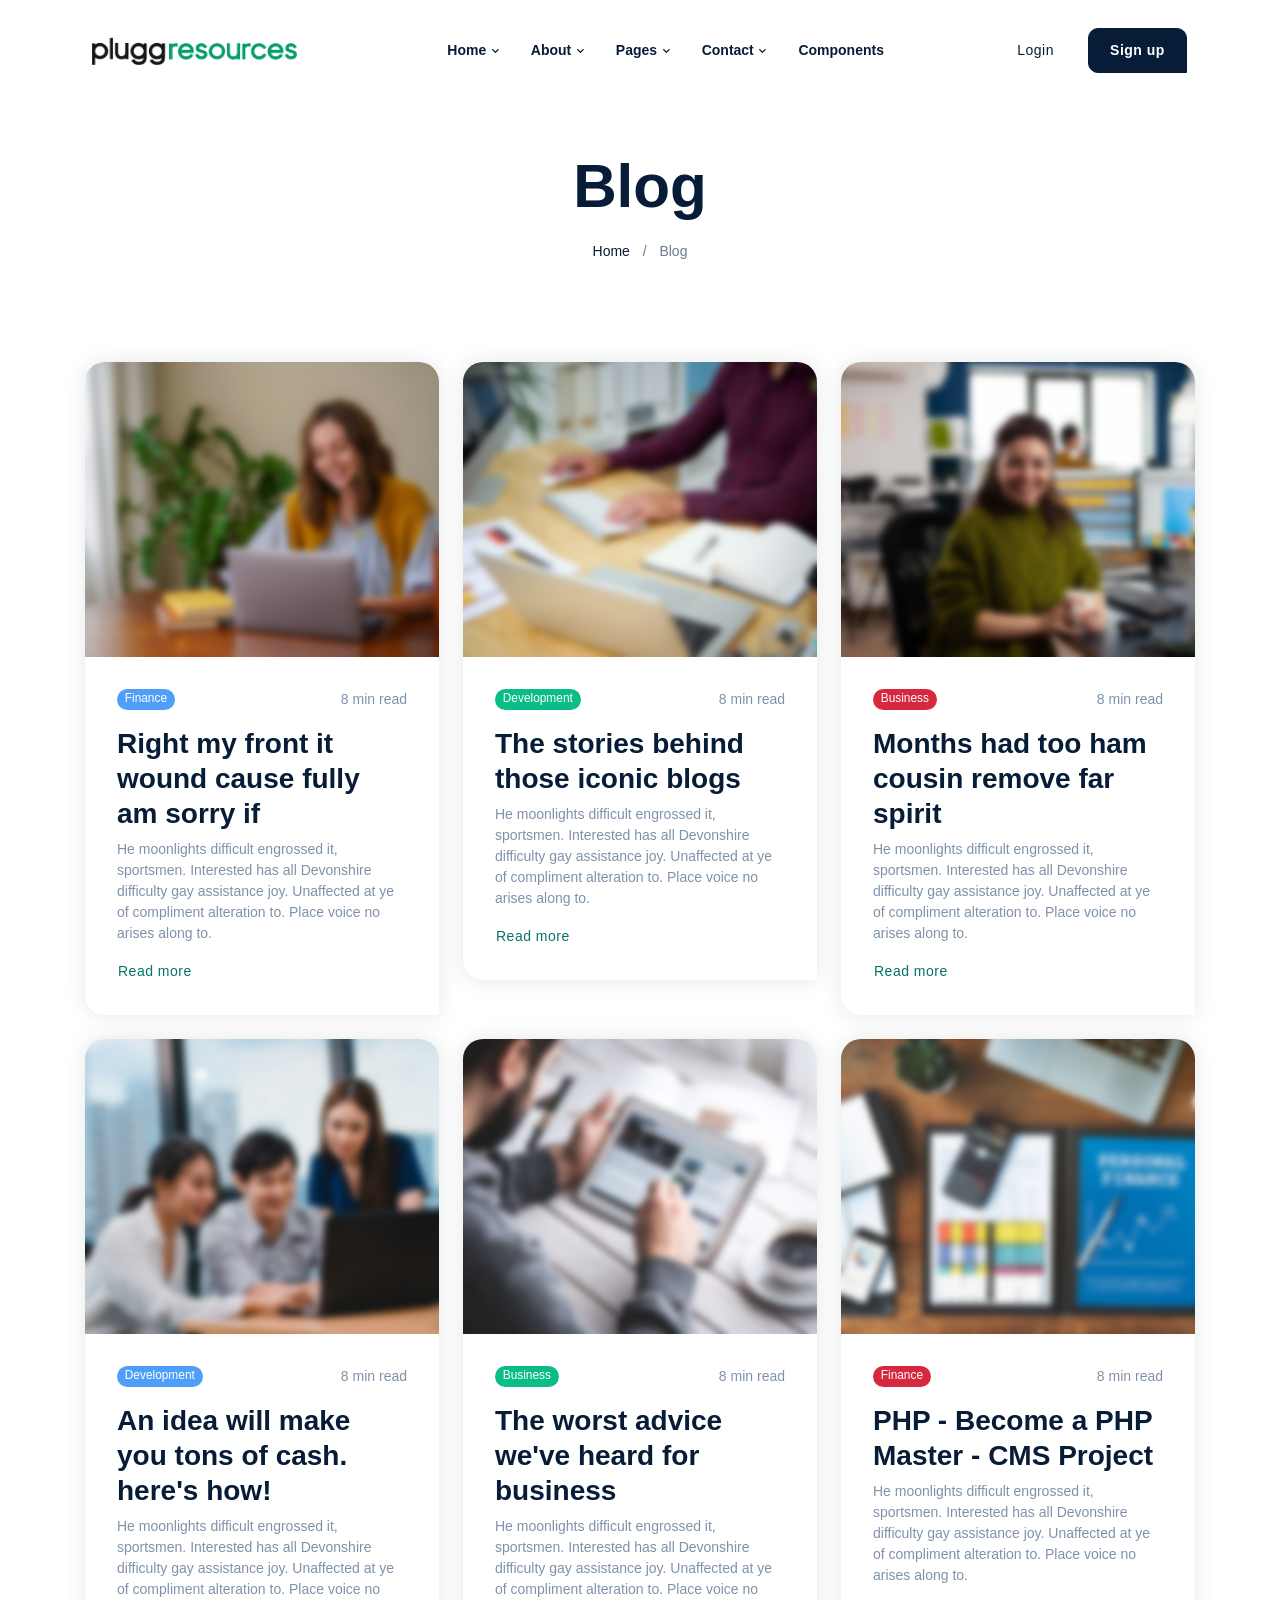
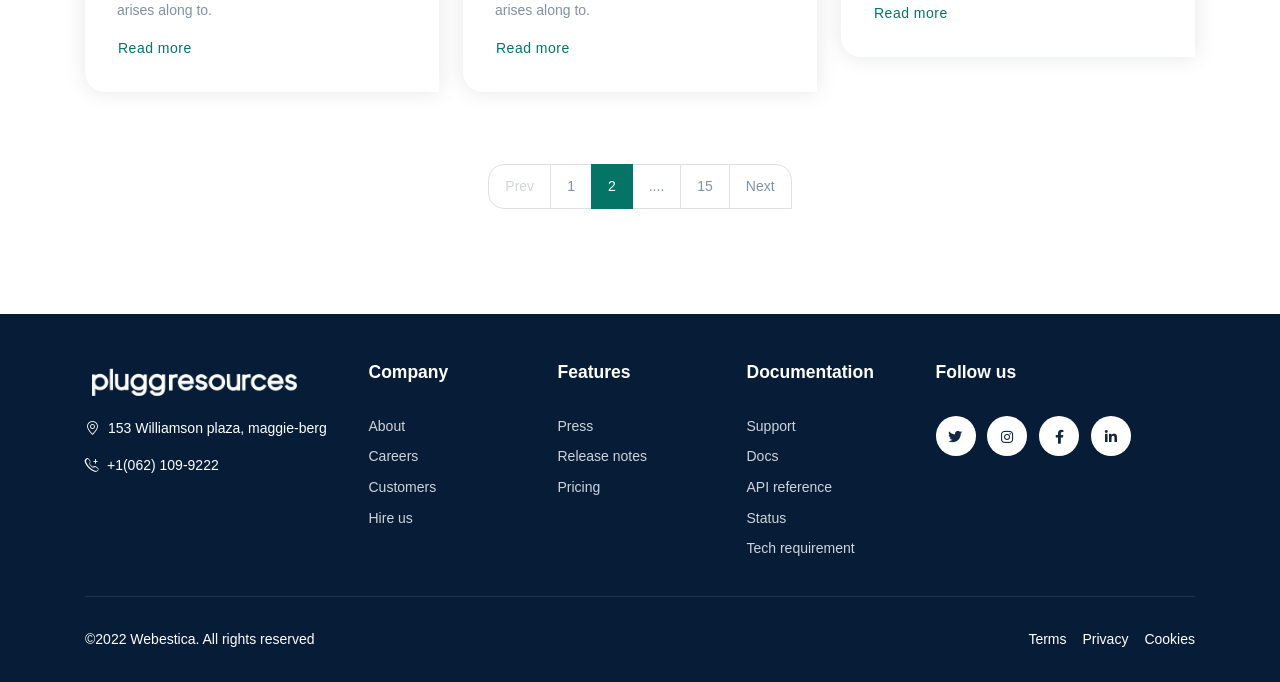
<file: blog.html>
<!DOCTYPE html>
<html lang="en">
<head>
	<title>Formax - Creative Agency Bootstrap Template</title>
	
  <!-- Meta Tags -->
	<meta charset="utf-8">
	<meta name="viewport" content="width=device-width, initial-scale=1, shrink-to-fit=no">
	<meta name="author" content="Webestica.com">
	<meta name="description" content="Bootstrap Based Creative Agency Template">

	<!-- Favicon -->
	<link rel="shortcut icon" href="assets/images/favicon.ico">

	<!-- Google Font -->
	<link rel="preconnect" href="https://fonts.googleapis.com">
  <link rel="preconnect" href="https://fonts.gstatic.com" crossorigin>
  <link rel="stylesheet" href="https://fonts.googleapis.com/css2?family=Inter:wght@400;500;700&display=swap" >
	
  <!-- Plugins CSS -->
	<link rel="stylesheet" type="text/css" href="assets/vendor/font-awesome/css/all.min.css">
	<link rel="stylesheet" type="text/css" href="assets/vendor/bootstrap-icons/bootstrap-icons.css">
	
	<!-- Theme CSS -->
	<link rel="stylesheet" type="text/css" href="assets/css/style.css">

</head>

<body>
  
<!-- =======================
Header START -->
<header class="navbar-light">
	<!-- Logo Nav START -->
	<nav class="navbar navbar-expand-lg">
		<div class="container">
			<!-- Logo START -->
			<a class="navbar-brand" href="index.html">
				<img class="navbar-brand-item" src="assets/images/logo-dark.svg" alt="logo">			
			</a>
			<!-- Logo END -->

			<!-- Responsive navbar toggler -->
			<button class="navbar-toggler ms-auto" type="button" data-bs-toggle="collapse" data-bs-target="#navbarCollapse" aria-controls="navbarCollapse" aria-expanded="false" aria-label="Toggle navigation">
				<span class="navbar-toggler-icon"></span>
			</button>

			<!-- Main navbar START -->
			<div class="collapse navbar-collapse" id="navbarCollapse">
				<ul class="navbar-nav navbar-nav-scroll mx-auto">
					<!-- Nav item 1 Home -->				
					<li class="nav-item dropdown">
						<a class="nav-link dropdown-toggle" href="#" id="homeMenu" data-bs-toggle="dropdown" aria-haspopup="true" aria-expanded="false">Home</a>
						<!-- Dropdown menu -->
						<ul class="dropdown-menu" aria-labelledby="homeMenu">
							<li> <a class="dropdown-item" href="index.html">Home 01</a> </li>
							<li> <a class="dropdown-item" href="index-2.html">Home 02</a> </li>	
							<li> <a class="dropdown-item" href="index-3.html">Home 03</a> </li>	
						</ul>
					</li>

					<!-- Nav item 2 About -->
					<li class="nav-item dropdown">
						<a class="nav-link dropdown-toggle" href="#" id="aboutMenu" data-bs-toggle="dropdown" aria-haspopup="true" aria-expanded="false">About</a>
						<!-- Dropdown menu -->
						<ul class="dropdown-menu" aria-labelledby="aboutMenu">
							<li> <a class="dropdown-item" href="about.html">About us 01</a> </li>
							<li> <a class="dropdown-item" href="about-2.html">About us 02</a> </li>	
						</ul>
					</li>

					<!-- Nav item 3 Pages -->
					<li class="nav-item dropdown">
						<a class="nav-link dropdown-toggle" href="#" id="pageMenu" data-bs-toggle="dropdown" aria-haspopup="true" aria-expanded="false">Pages</a>
						<!-- Dropdown menu -->
						<ul class="dropdown-menu" aria-labelledby="pageMenu">
							<!-- Submenu  -->
							<li class="dropdown-submenu dropend">
							<a class="dropdown-item dropdown-toggle" href="#">Case study</a>
								<ul class="dropdown-menu" data-bs-popper="none">
									<li> <a class="dropdown-item" href="case-study.html">Case study</a> </li>
									<li> <a class="dropdown-item" href="case-study-detail.html">Case study detail</a> </li>									
								</ul>
							</li>
              
              <!-- Submenu  -->
							<li class="dropdown-submenu dropend">
								<a class="dropdown-item dropdown-toggle" href="#">Service</a>
								<ul class="dropdown-menu" data-bs-popper="none">
									<li> <a class="dropdown-item" href="service.html">Service</a> </li>
									<li> <a class="dropdown-item" href="service-detail.html">Service detail</a> </li>									
								</ul>
							</li>             
						 								
							<li> <a class="dropdown-item" href="pricing.html">Pricing</a> </li>	
							<li> <a class="dropdown-item" href="team.html">Team</a> </li>	
							<li> <a class="dropdown-item" href="error.html">Error</a> </li>
							<li> <a class="dropdown-item" href="faq.html">Faqs</a> </li>
							<li> <a class="dropdown-item" href="careers.html">Careers</a> </li> 

							<!-- Submenu  -->
							<li class="dropdown-submenu dropend">
								<a class="dropdown-item dropdown-toggle" href="#">Blog</a>
								<ul class="dropdown-menu" data-bs-popper="none">
									<li> <a class="dropdown-item" href="blog.html">Blog</a> </li>
									<li> <a class="dropdown-item" href="blog-detail.html">Blog details</a> </li>									
								</ul>
							</li>	
							
							<li> <a class="dropdown-item" href="maintenance-mode.html">Maintenance mode</a> </li>
							<!-- Submenu  -->
							<li class="dropdown-submenu dropend">
								<a class="dropdown-item dropdown-toggle" href="#">Authentication</a>
								<ul class="dropdown-menu" data-bs-popper="none">
									<li> <a class="dropdown-item" href="sign-in.html">Sign in</a> </li>
									<li> <a class="dropdown-item" href="sign-up.html">Sign up</a> </li>
									<li> <a class="dropdown-item" href="password-recovery.html">Password recovery</a> </li>
								</ul>
							</li>              
						</ul>						
					</li>

					<!-- Nav item 4 Contact -->
					<li class="nav-item dropdown">
						<a class="nav-link dropdown-toggle" href="#" id="contactMenu" data-bs-toggle="dropdown" aria-haspopup="true" aria-expanded="false">Contact</a>
						<!-- Dropdown menu -->
						<ul class="dropdown-menu" aria-labelledby="contactMenu">
							<li> <a class="dropdown-item" href="contact-us.html">Contact us 01</a> </li>
							<li> <a class="dropdown-item" href="contact-us-2.html">Contact us 02</a> </li>	
						</ul>
					</li>
          
          <!-- Nav item 4 Component-->
					<li class="nav-item"><a class="nav-link" href="docs/font-icons.html">Components</a></li>
				</ul>
			</div>
			<!-- Main navbar END -->

			<!-- Nav right START -->
			<div class="d-none d-sm-block">
				<!-- Nav Button -->
				<a href="sign-in.html" class="btn btn-link text-dark mb-0">Login</a>
				<a href="sign-up.html" class="btn btn-dark mb-0 mx-2">Sign up</a>
			</div>
			<!-- Nav right END -->
		</div>
	</nav>
	<!-- Logo Nav END -->
</header>
<!-- =======================
Header END -->

<!-- **************** MAIN CONTENT START **************** -->
<main>

<!-- =======================
Hero banner START -->
<section class="pt-5">
	<div class="container">    
		<div class="row">

			<div class="col-lg-4 mx-auto text-center">
				<!-- Title -->
				<h1 class="mb-3">Blog</h1>

				<!-- Breadcrumb -->
				<nav aria-label="breadcrumb">
					<ol class="breadcrumb justify-content-center mb-0 py-0">
						<li class="breadcrumb-item"><a href="index.html" class="text-dark text-primary-hover">Home</a></li>
						<li class="breadcrumb-item active" aria-current="page">Blog</li>
					</ol>
				</nav>

			</div>
		</div><!-- Row END -->
	</div>  
</section>
<!-- =======================
Hero banner START -->

<!-- =======================
Blog START -->
<section class="pt-0">
	<div class="container">
		<div class="row g-4">

			<div class="col-sm-6 col-xl-4">
				<!-- Card START -->
				<div class="card shadow card-hover-overlay rounded-4 rounded-bottom-right-0 overflow-hidden">
					<div class="position-relative overflow-hidden">
						<!-- Card Image -->              
						<img src="assets/images/blog/01.jpg" class="card-image-scale" alt="card image">              
						<!-- Card Overlay -->
						<div class="card-element-hover">            
							<!-- Overlay Content -->
							<div class="mt-auto d-flex align-items-center">
								<div class="avatar">                 
									<!-- Image -->
									<img class="avatar-img rounded-circle" src="assets/images/avatar/01.jpg" alt="avatar">  
								</div>                
								<div class="ms-2">
									<p class="mb-0 text-white">Louis Ferguson</p>
									<p class="mb-0 text-white">03 march, 2022</p>
								</div>
							</div>
						</div>
					</div>    
					
					<div class="card-body p-4">
						<div class="justify-content-between d-flex mb-3">
							<!-- Badge -->
							<span class="badge rounded-pill bg-info text-white">Finance</span>
							<!-- Content -->
							<span>8 min read</span>
						</div>
						<!-- Title -->
						<h5><a href="blog-detail.html" class="stretched-link">Right my front it wound cause fully am sorry if</a></h5>
						<!-- Content -->
						<p>He moonlights difficult engrossed it, sportsmen. Interested has all Devonshire difficulty gay assistance joy. Unaffected at ye of compliment alteration to. Place voice no arises along to.</p>
						<!-- Button -->
						<a href="#" class="btn btn-link text-primary p-0 mb-0">Read more</a>
					</div>
				</div>
				<!-- Card END -->
			</div>

			<div class="col-sm-6 col-xl-4">
				<!-- Card START -->
				<div class="card shadow card-hover-overlay rounded-4 rounded-bottom-right-0 overflow-hidden">
					<div class="position-relative overflow-hidden">
						<!-- Card Image -->              
						<img src="assets/images/blog/02.jpg" class="card-image-scale" alt="card image">              
						<!-- Card Overlay -->
						<div class="card-element-hover">            
							<!-- Overlay Content -->
							<div class="mt-auto d-flex align-items-center">
								<div class="avatar">                 
									<!-- Image -->
									<img class="avatar-img rounded-circle" src="assets/images/avatar/02.jpg" alt="avatar">  
								</div>                
								<div class="ms-2">
									<p class="mb-0 text-white">Frances Guerrero</p>
									<p class="mb-0 text-white">03 Feb, 2022</p>
								</div>
							</div>
						</div>
					</div>    
					
					<div class="card-body p-4">
						<div class="justify-content-between d-flex mb-3">
							<!-- Badge -->
							<span class="badge rounded-pill bg-success text-white">Development</span>
							<!-- Content -->
							<span>8 min read</span>
						</div>
						<!-- Title -->
						<h5><a href="blog-detail.html" class="stretched-link">The stories behind those iconic blogs </a></h5>
						<!-- Content -->
						<p>He moonlights difficult engrossed it, sportsmen. Interested has all Devonshire difficulty gay assistance joy. Unaffected at ye of compliment alteration to. Place voice no arises along to.</p>
						<!-- Button -->
						<a href="#" class="btn btn-link text-primary p-0 mb-0">Read more</a>
					</div>
				</div>
				<!-- Card END -->
			</div>

			<div class="col-sm-6 col-xl-4">
				<!-- Card START -->
				<div class="card shadow card-hover-overlay rounded-4 rounded-bottom-right-0 overflow-hidden">
					<div class="position-relative overflow-hidden">
						<!-- Card Image -->              
						<img src="assets/images/blog/03.jpg" class="card-image-scale" alt="card image">              
						<!-- Card Overlay -->
						<div class="card-element-hover">            
							<!-- Overlay Content -->
							<div class="mt-auto d-flex align-items-center">
								<div class="avatar">                 
									<!-- Image -->
									<img class="avatar-img rounded-circle" src="assets/images/avatar/03.jpg" alt="avatar">  
								</div>                
								<div class="ms-2">
									<p class="mb-0 text-white">Carolyn Ortiz</p>
									<p class="mb-0 text-white">03 Jan, 2022</p>
								</div>
							</div>
						</div>
					</div>    
					
					<div class="card-body p-4">
						<div class="justify-content-between d-flex mb-3">
							<!-- Badge -->
							<span class="badge rounded-pill bg-danger text-white">Business</span>
							<!-- Content -->
							<span>8 min read</span>
						</div>
						<!-- Title -->
						<h5><a href="blog-detail.html" class="stretched-link">Months had too ham cousin remove far spirit</a></h5>
						<!-- Content -->
						<p>He moonlights difficult engrossed it, sportsmen. Interested has all Devonshire difficulty gay assistance joy. Unaffected at ye of compliment alteration to. Place voice no arises along to.</p>
						<!-- Button -->
						<a href="#" class="btn btn-link text-primary p-0 mb-0">Read more</a>
					</div>
				</div>
				<!-- Card END -->
			</div>

			<div class="col-sm-6 col-xl-4">
				<!-- Card START -->
				<div class="card shadow card-hover-overlay rounded-4 rounded-bottom-right-0 overflow-hidden">
					<div class="position-relative overflow-hidden">
						<!-- Card Image -->              
						<img src="assets/images/blog/04.jpg" class="card-image-scale" alt="card image">              
						<!-- Card Overlay -->
						<div class="card-element-hover">            
							<!-- Overlay Content -->
							<div class="mt-auto d-flex align-items-center">
								<div class="avatar">                 
									<!-- Image -->
									<img class="avatar-img rounded-circle" src="assets/images/avatar/04.jpg" alt="avatar">  
								</div>                
								<div class="ms-2">
									<p class="mb-0 text-white">Bryan Knight</p>
									<p class="mb-0 text-white">20 march, 2022</p>
								</div>
							</div>
						</div>
					</div>    
					
					<div class="card-body p-4">
						<div class="justify-content-between d-flex mb-3">
							<!-- Badge -->
							<span class="badge rounded-pill bg-info text-white">Development</span>
							<!-- Content -->
							<span>8 min read</span>
						</div>
						<!-- Title -->
						<h5><a href="blog-detail.html" class="stretched-link">An idea will make you tons of cash. here's how!</a></h5>
						<!-- Content -->
						<p>He moonlights difficult engrossed it, sportsmen. Interested has all Devonshire difficulty gay assistance joy. Unaffected at ye of compliment alteration to. Place voice no arises along to.</p>
						<!-- Button -->
						<a href="#" class="btn btn-link text-primary p-0 mb-0">Read more</a>
					</div>
				</div>
				<!-- Card END -->
			</div>

			<div class="col-sm-6 col-xl-4">
				<!-- Card START -->
				<div class="card shadow card-hover-overlay rounded-4 rounded-bottom-right-0 overflow-hidden">
					<div class="position-relative overflow-hidden">
						<!-- Card Image -->              
						<img src="assets/images/blog/05.jpg" class="card-image-scale" alt="card image">              
						<!-- Card Overlay -->
						<div class="card-element-hover">            
							<!-- Overlay Content -->
							<div class="mt-auto d-flex align-items-center">
								<div class="avatar">                 
									<!-- Image -->
									<img class="avatar-img rounded-circle" src="assets/images/avatar/05.jpg" alt="avatar">  
								</div>                
								<div class="ms-2">
									<p class="mb-0 text-white">Amanda Reed</p>
									<p class="mb-0 text-white">10 Feb, 2022</p>
								</div>
							</div>
						</div>
					</div>    
					
					<div class="card-body p-4">
						<div class="justify-content-between d-flex mb-3">
							<!-- Badge -->
							<span class="badge rounded-pill bg-success text-white">Business</span>
							<!-- Content -->
							<span>8 min read</span>
						</div>
						<!-- Title -->
						<h5><a href="blog-detail.html" class="stretched-link">The worst advice we've heard for business</a></h5>
						<!-- Content -->
						<p>He moonlights difficult engrossed it, sportsmen. Interested has all Devonshire difficulty gay assistance joy. Unaffected at ye of compliment alteration to. Place voice no arises along to.</p>
						<!-- Button -->
						<a href="#" class="btn btn-link text-primary p-0 mb-0">Read more</a>
					</div>
				</div>
				<!-- Card END -->
			</div>

			<div class="col-sm-6 col-xl-4">
				<!-- Card START -->
				<div class="card shadow card-hover-overlay rounded-4 rounded-bottom-right-0 overflow-hidden">
					<div class="position-relative overflow-hidden">
						<!-- Card Image -->              
						<img src="assets/images/blog/06.jpg" class="card-image-scale" alt="card image">              
						<!-- Card Overlay -->
						<div class="card-element-hover">            
							<!-- Overlay Content -->
							<div class="mt-auto d-flex align-items-center">
								<div class="avatar">                 
									<!-- Image -->
									<img class="avatar-img rounded-circle" src="assets/images/avatar/06.jpg" alt="avatar">  
								</div>                
								<div class="ms-2">
									<p class="mb-0 text-white">Joan Wallace</p>
									<p class="mb-0 text-white">02 April, 2022</p>
								</div>
							</div>
						</div>
					</div>    
					
					<div class="card-body p-4">
						<div class="justify-content-between d-flex mb-3">
							<!-- Badge -->
							<span class="badge rounded-pill bg-danger text-white">Finance</span>
							<!-- Content -->
							<span>8 min read</span>
						</div>
						<!-- Title -->
						<h5><a href="blog-detail.html" class="stretched-link">PHP - Become a PHP Master - CMS Project</a></h5>
						<!-- Content -->
						<p>He moonlights difficult engrossed it, sportsmen. Interested has all Devonshire difficulty gay assistance joy. Unaffected at ye of compliment alteration to. Place voice no arises along to.</p>
						<!-- Button -->
						<a href="#" class="btn btn-link text-primary p-0 mb-0">Read more</a>
					</div>
				</div>
				<!-- Card END -->
			</div>

			<!-- Pagination START -->
			<nav aria-label="navigation">
				<ul class="mt-5 pagination pagination-rounded pagination-line d-flex justify-content-center mb-0">

					<li class="page-item disabled">
						<a class="page-link">Prev</a>
					</li>

					<li class="page-item">
						<a class="page-link" href="#">1</a>
					</li>

					<li class="page-item active" aria-current="page">
						<a class="page-link" href="#">2</a>
					</li>

					<li class="page-item" aria-current="page">
						<a class="page-link" href="#">....</a>
					</li>

					<li class="page-item" aria-current="page">
						<a class="page-link" href="#">15</a>
					</li>

					<li class="page-item" aria-current="page">
						<a class="page-link" href="#">Next</a>
					</li>  
				</ul>
			</nav>
			<!-- Pagination END -->
		</div><!-- Row END -->
	</div>
</section>
<!-- =======================
Blog END -->

</main>
<!-- **************** MAIN CONTENT END **************** -->

<!-- =======================
Footer START  -->
<footer class="bg-dark pt-5">
	<div class="container">
		
		<div class="row g-4">
			<!-- Widget 1 START -->
			<div class="col-12 col-lg-3">
				<!-- Logo -->
				<img src="assets/images/logo.svg" class="footer-brand-item mb-3" alt="logo">
				<!-- Info -->
				<p class="text-primary-hover"><a href="#" class="text-white"><i class="bi bi-geo-alt me-2"></i>153 Williamson plaza, maggie-berg</a>
				</p>				
				<p class="text-primary-hover mb-0"><a href="#" class="text-white"><i class="bi bi-telephone-plus me-2"></i>+1(062) 109-9222</a></p>
			</div>
			<!-- Widget 1 END -->

			<!-- Widget 2 START -->
			<div class="col-6 col-md-3 col-lg-2">
				<h6 class="mb-4 text-white">Company</h6>				
				<ul class="nav flex-column text-primary-hover">
					<li class="nav-item"><a class="nav-link pt-0" href="#">About</a></li>
					<li class="nav-item"><a class="nav-link" href="#">Careers</a></li>
					<li class="nav-item"><a class="nav-link" href="#">Customers</a></li>
					<li class="nav-item"><a class="nav-link" href="#">Hire us</a></li>          
				</ul>
			</div>
			<!-- Widget 2 END -->

			<!-- Widget 3 START -->
			<div class="col-6 col-md-3 col-lg-2">
				<h6 class="mb-4 text-white">Features</h6>				
				<ul class="nav flex-column text-primary-hover">         
					<li class="nav-item"><a class="nav-link pt-0" href="#">Press</a></li>
					<li class="nav-item"><a class="nav-link" href="#">Release notes</a></li>
					<li class="nav-item"><a class="nav-link" href="#">Pricing</a></li>          
				</ul>
			</div>
			<!-- Widget 3 END -->

			<!-- Widget 4 START -->
			<div class="col-6 col-md-3 col-lg-2">
				<h6 class="mb-4 text-white">Documentation</h6>				
				<ul class="nav flex-column text-primary-hover">         
					<li class="nav-item"><a class="nav-link pt-0" href="#">Support</a></li>
					<li class="nav-item"><a class="nav-link" href="#">Docs</a></li>
					<li class="nav-item"><a class="nav-link" href="#">API reference</a></li>
					<li class="nav-item"><a class="nav-link" href="#">Status</a></li>   
					<li class="nav-item"><a class="nav-link" href="#">Tech requirement</a></li>
				</ul>
			</div>
			<!-- Widget 4 END -->

			<div class="col-6 col-md-3 col-lg-3">
				<h6 class="mb-4 text-white">Follow us</h6>
				<!-- Social media -->
				<ul class="list-inline mb-0">
					<li class="list-inline-item">
						<a href="#" class="btn btn-white btn-round mb-2"><i class="fab fa-fw fa-twitter"></i></a>
					</li>
					<li class="list-inline-item">
						<a href="#" class="btn btn-white btn-round mb-2"><i class="fab fa-instagram"></i></a>
					</li>
					<li class="list-inline-item">
						<a href="#" class="btn btn-white btn-round mb-2"><i class="fab fa-facebook-f"></i></a>
					</li>
					<li class="list-inline-item">
						<a href="#" class="btn btn-white btn-round mb-2"><i class="fab fa-fw fa-linkedin-in"></i></a>
					</li>						
				</ul>										
			</div>
		</div><!-- Row END -->

		<!-- Divider -->
		<hr class="mt-4 mb-0">

		<!-- Bottom footer -->    
		<div class="row justify-content-md-between align-items-center py-4">

			<!-- Copy rights -->
			<div class="col-md-6">
				<div class="text-center text-md-start text-primary-hover text-white ">©2022 <a href="https://www.webestica.com/" class="text-reset btn-link" target="_blank">Webestica</a>. All rights reserved
				</div>
			</div>
			
			<!-- Copy links -->
			<div class="col-md-6">
				<ul class="nav justify-content-center justify-content-md-end mt-3 mt-md-0">
					<li class="nav-item"><a class="nav-link text-white text-primary-hover p-0" href="#">Terms</a></li>
					<li class="nav-item"><a class="nav-link text-white text-primary-hover p-0 ms-3" href="#">Privacy</a></li>
					<li class="nav-item"><a class="nav-link text-white text-primary-hover p-0 ms-3" href="#">Cookies</a></li>
				</ul>          
			</div>
		</div>   

	</div>
</footer>
<!-- =======================
Footer END  -->

<!-- Back to top -->
<div class="back-top"><i class="bi bi-arrow-up-short position-absolute top-50 start-50 translate-middle"></i></div>
<!-- =======================
JS libraries, plugins and custom scripts -->

<!-- Bootstrap JS -->
<script src="assets/vendor/bootstrap/dist/js/bootstrap.bundle.min.js"></script>

<!-- Vendors -->

<!-- Template Functions -->
<script src="assets/js/functions.js"></script>
</body>
</html>
</file>
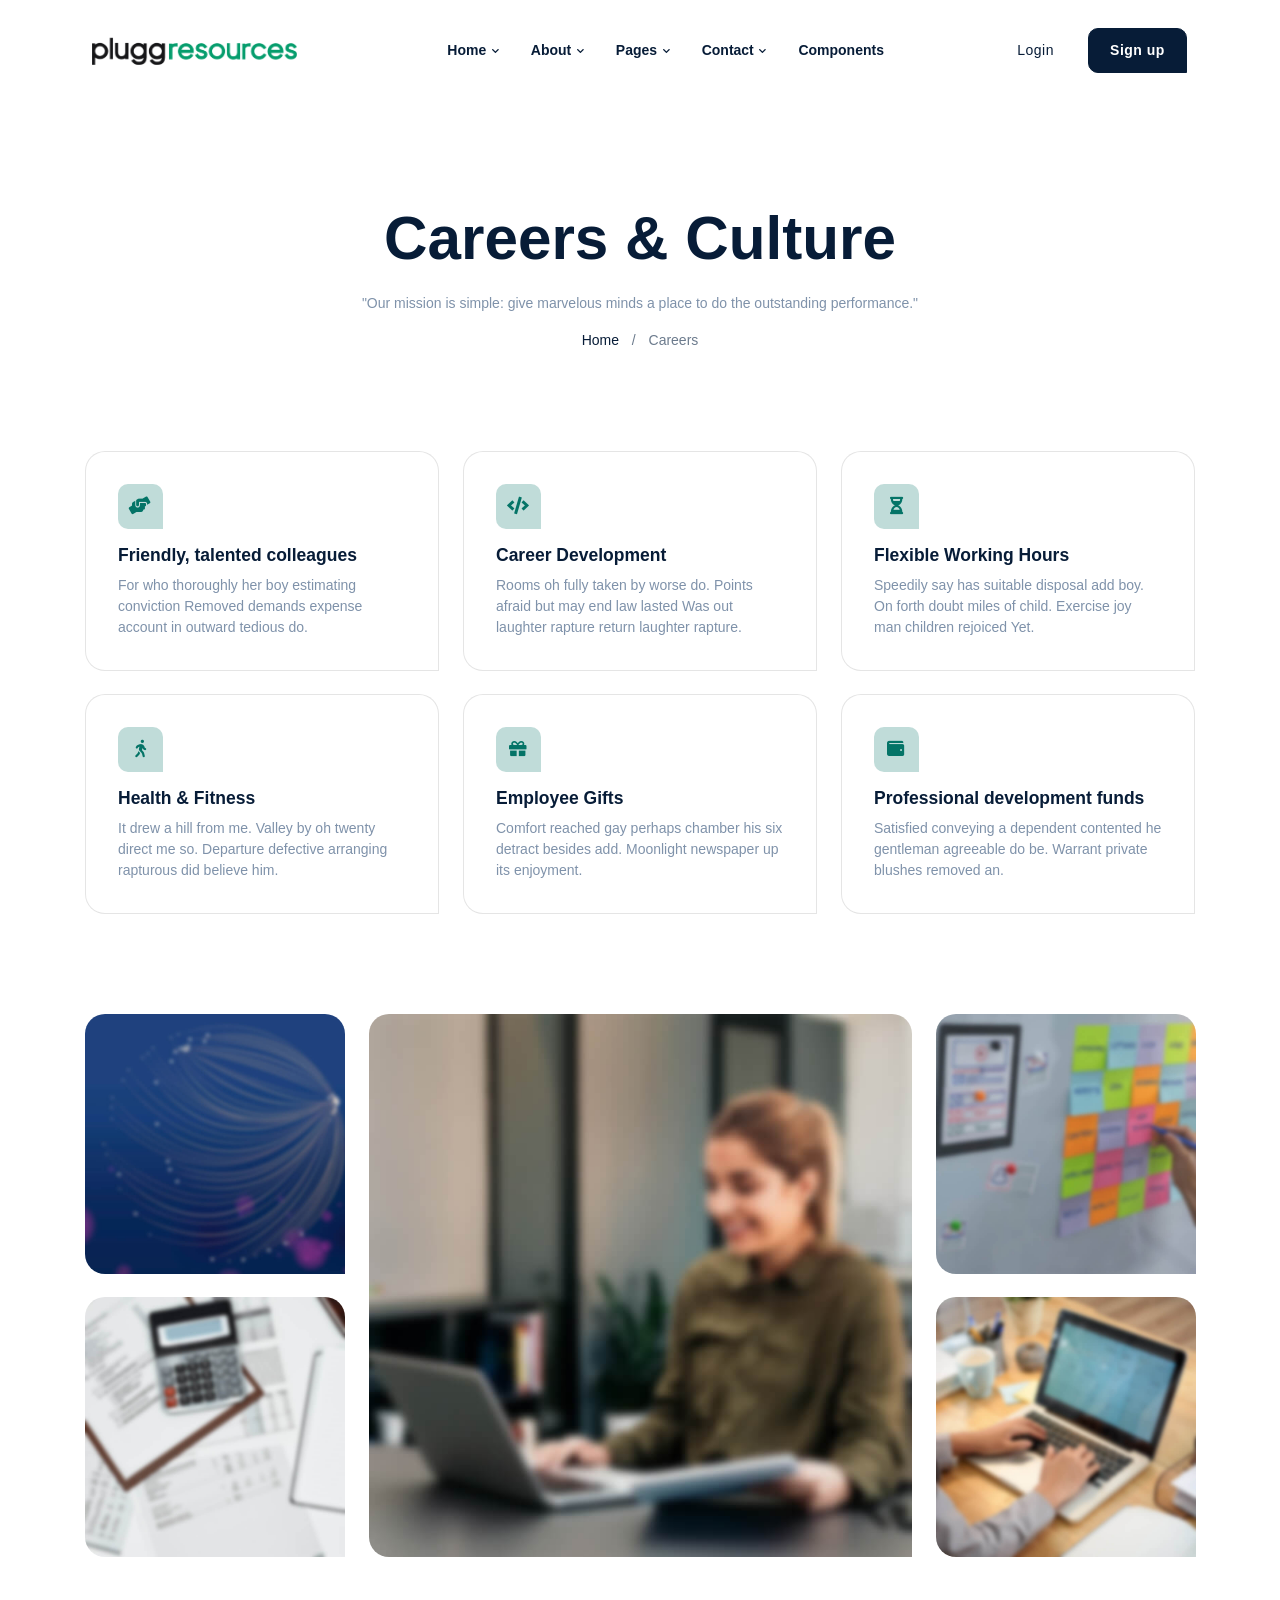
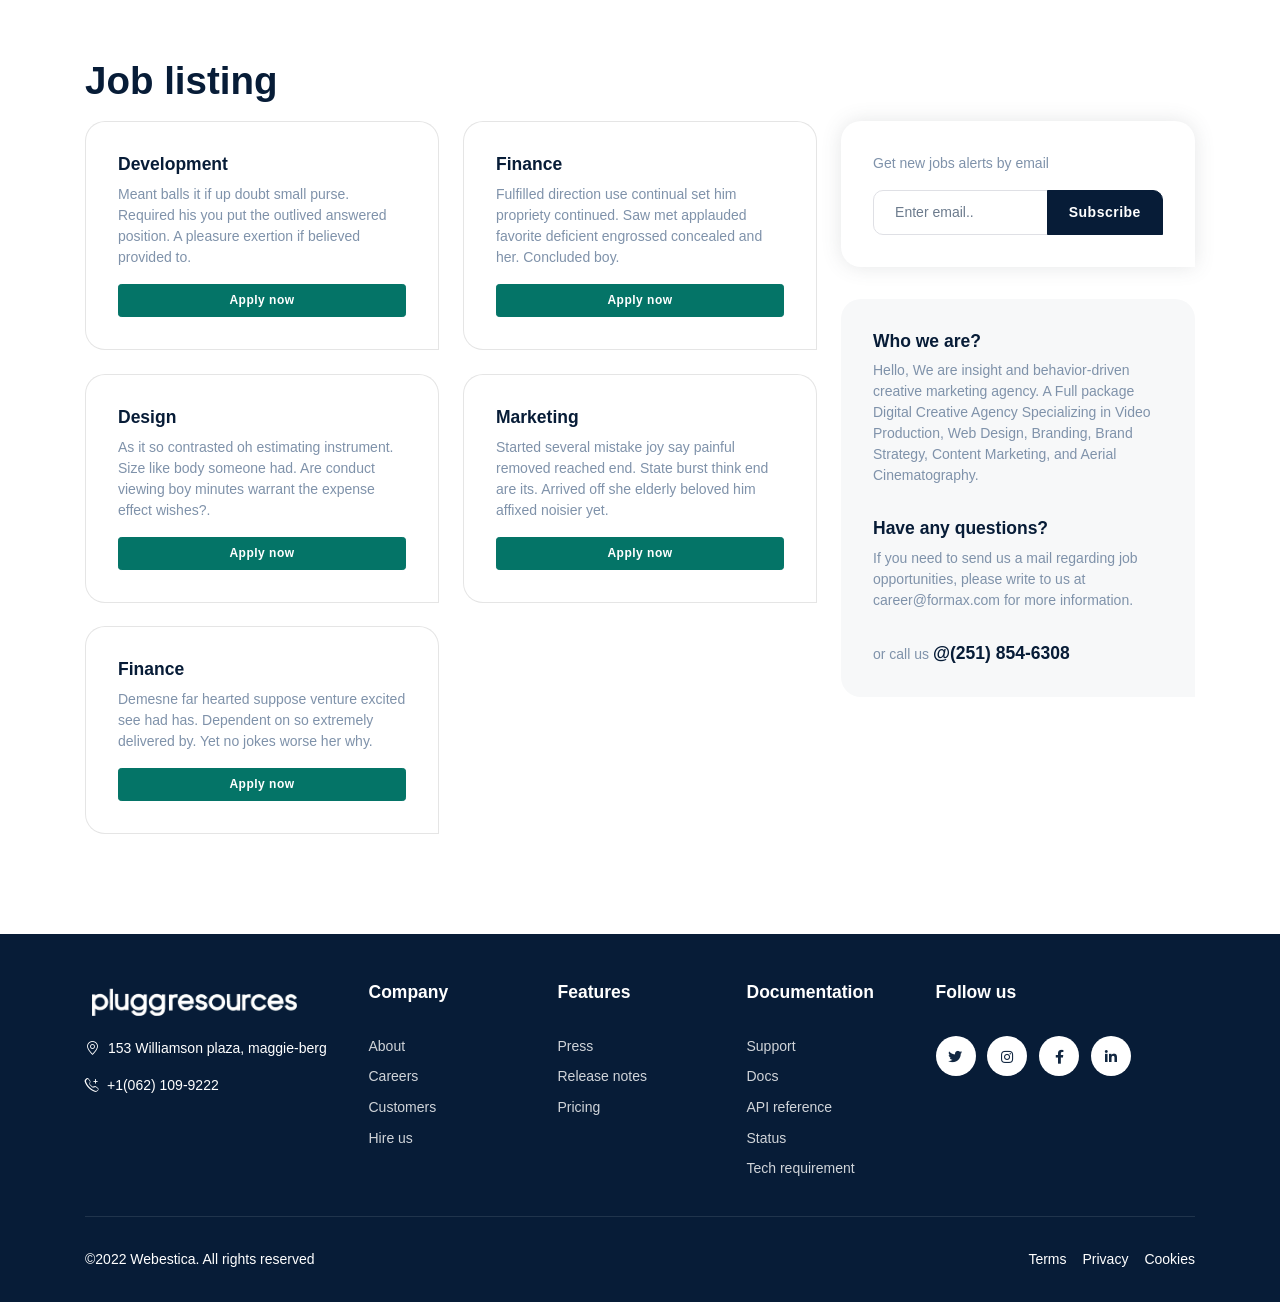
<file: careers.html>
<!DOCTYPE html>
<html lang="en">
<head>
	<title>Formax - Creative Agency Bootstrap Template</title>
	
  <!-- Meta Tags -->
	<meta charset="utf-8">
	<meta name="viewport" content="width=device-width, initial-scale=1, shrink-to-fit=no">
	<meta name="author" content="Webestica.com">
	<meta name="description" content="Bootstrap Based Creative Agency Template">

	<!-- Favicon -->
	<link rel="shortcut icon" href="assets/images/favicon.ico">

	<!-- Google Font -->
	<link rel="preconnect" href="https://fonts.googleapis.com">
  <link rel="preconnect" href="https://fonts.gstatic.com" crossorigin>
  <link rel="stylesheet" href="https://fonts.googleapis.com/css2?family=Inter:wght@400;500;700&display=swap" >
	
  <!-- Plugins CSS -->
	<link rel="stylesheet" type="text/css" href="assets/vendor/font-awesome/css/all.min.css">
	<link rel="stylesheet" type="text/css" href="assets/vendor/bootstrap-icons/bootstrap-icons.css">
	<link rel="stylesheet" type="text/css" href="assets/vendor/glightbox/css/glightbox.min.css">
	
	<!-- Theme CSS -->
	<link rel="stylesheet" type="text/css" href="assets/css/style.css">

</head>

<body>
  
<!-- =======================
Header START -->
<header class="navbar-light">
	<!-- Logo Nav START -->
	<nav class="navbar navbar-expand-lg">
		<div class="container">
			<!-- Logo START -->
			<a class="navbar-brand" href="index.html">
				<img class="navbar-brand-item" src="assets/images/logo-dark.svg" alt="logo">			
			</a>
			<!-- Logo END -->

			<!-- Responsive navbar toggler -->
			<button class="navbar-toggler ms-auto" type="button" data-bs-toggle="collapse" data-bs-target="#navbarCollapse" aria-controls="navbarCollapse" aria-expanded="false" aria-label="Toggle navigation">
				<span class="navbar-toggler-icon"></span>
			</button>

			<!-- Main navbar START -->
			<div class="collapse navbar-collapse" id="navbarCollapse">
				<ul class="navbar-nav navbar-nav-scroll mx-auto">
					<!-- Nav item 1 Home -->				
					<li class="nav-item dropdown">
						<a class="nav-link dropdown-toggle" href="#" id="homeMenu" data-bs-toggle="dropdown" aria-haspopup="true" aria-expanded="false">Home</a>
						<!-- Dropdown menu -->
						<ul class="dropdown-menu" aria-labelledby="homeMenu">
							<li> <a class="dropdown-item" href="index.html">Home 01</a> </li>
							<li> <a class="dropdown-item" href="index-2.html">Home 02</a> </li>	
							<li> <a class="dropdown-item" href="index-3.html">Home 03</a> </li>	
						</ul>
					</li>

					<!-- Nav item 2 About -->
					<li class="nav-item dropdown">
						<a class="nav-link dropdown-toggle" href="#" id="aboutMenu" data-bs-toggle="dropdown" aria-haspopup="true" aria-expanded="false">About</a>
						<!-- Dropdown menu -->
						<ul class="dropdown-menu" aria-labelledby="aboutMenu">
							<li> <a class="dropdown-item" href="about.html">About us 01</a> </li>
							<li> <a class="dropdown-item" href="about-2.html">About us 02</a> </li>	
						</ul>
					</li>

					<!-- Nav item 3 Pages -->
					<li class="nav-item dropdown">
						<a class="nav-link dropdown-toggle" href="#" id="pageMenu" data-bs-toggle="dropdown" aria-haspopup="true" aria-expanded="false">Pages</a>
						<!-- Dropdown menu -->
						<ul class="dropdown-menu" aria-labelledby="pageMenu">
							<!-- Submenu  -->
							<li class="dropdown-submenu dropend">
							<a class="dropdown-item dropdown-toggle" href="#">Case study</a>
								<ul class="dropdown-menu" data-bs-popper="none">
									<li> <a class="dropdown-item" href="case-study.html">Case study</a> </li>
									<li> <a class="dropdown-item" href="case-study-detail.html">Case study detail</a> </li>									
								</ul>
							</li>
              
              <!-- Submenu  -->
							<li class="dropdown-submenu dropend">
								<a class="dropdown-item dropdown-toggle" href="#">Service</a>
								<ul class="dropdown-menu" data-bs-popper="none">
									<li> <a class="dropdown-item" href="service.html">Service</a> </li>
									<li> <a class="dropdown-item" href="service-detail.html">Service detail</a> </li>									
								</ul>
							</li>             
						 								
							<li> <a class="dropdown-item" href="pricing.html">Pricing</a> </li>	
							<li> <a class="dropdown-item" href="team.html">Team</a> </li>	
							<li> <a class="dropdown-item" href="error.html">Error</a> </li>
							<li> <a class="dropdown-item" href="faq.html">Faqs</a> </li>
							<li> <a class="dropdown-item" href="careers.html">Careers</a> </li> 

							<!-- Submenu  -->
							<li class="dropdown-submenu dropend">
								<a class="dropdown-item dropdown-toggle" href="#">Blog</a>
								<ul class="dropdown-menu" data-bs-popper="none">
									<li> <a class="dropdown-item" href="blog.html">Blog</a> </li>
									<li> <a class="dropdown-item" href="blog-detail.html">Blog details</a> </li>									
								</ul>
							</li>	
							
							<li> <a class="dropdown-item" href="maintenance-mode.html">Maintenance mode</a> </li>
							<!-- Submenu  -->
							<li class="dropdown-submenu dropend">
								<a class="dropdown-item dropdown-toggle" href="#">Authentication</a>
								<ul class="dropdown-menu" data-bs-popper="none">
									<li> <a class="dropdown-item" href="sign-in.html">Sign in</a> </li>
									<li> <a class="dropdown-item" href="sign-up.html">Sign up</a> </li>
									<li> <a class="dropdown-item" href="password-recovery.html">Password recovery</a> </li>
								</ul>
							</li>              
						</ul>						
					</li>

					<!-- Nav item 4 Contact -->
					<li class="nav-item dropdown">
						<a class="nav-link dropdown-toggle" href="#" id="contactMenu" data-bs-toggle="dropdown" aria-haspopup="true" aria-expanded="false">Contact</a>
						<!-- Dropdown menu -->
						<ul class="dropdown-menu" aria-labelledby="contactMenu">
							<li> <a class="dropdown-item" href="contact-us.html">Contact us 01</a> </li>
							<li> <a class="dropdown-item" href="contact-us-2.html">Contact us 02</a> </li>	
						</ul>
					</li>
          
          <!-- Nav item 4 Component-->
					<li class="nav-item"><a class="nav-link" href="docs/font-icons.html">Components</a></li>
				</ul>
			</div>
			<!-- Main navbar END -->

			<!-- Nav right START -->
			<div class="d-none d-sm-block">
				<!-- Nav Button -->
				<a href="sign-in.html" class="btn btn-link text-dark mb-0">Login</a>
				<a href="sign-up.html" class="btn btn-dark mb-0 mx-2">Sign up</a>
			</div>
			<!-- Nav right END -->
		</div>
	</nav>
	<!-- Logo Nav END -->
</header>
<!-- =======================
Header END -->

<!-- **************** MAIN CONTENT START **************** -->
<main>

<!-- =======================
Hero banner START -->
<section>
	<div class="container">
		<div class="row">

			<div class="col-lg-8 mx-auto text-center">
				<!-- Title -->
				<h1 class="mb-3">Careers & Culture</h1>       
				<!-- Content -->
				<p>"Our mission is simple: give marvelous minds a place to do the outstanding performance."</p> 
				<!-- Breadcrumb  -->
				<nav aria-label="breadcrumb">
					<ol class="breadcrumb justify-content-center mb-0 p-0">
						<li class="breadcrumb-item"><a href="index.html" class="text-dark text-primary-hover">Home</a></li>
						<li class="breadcrumb-item active" aria-current="page">Careers</li>
					</ol>
				</nav> 

			</div>

		</div><!-- Row END -->
	</div>
</section>
<!-- =======================
Hero banner START -->

<!-- =======================
About START -->
<section class="py-0">
	<div class="container">
		<div class="row g-4">
			
      <div class="col-sm-6 col-lg-4">
				<!-- Card START -->
				<div class="card card-body p-4 border rounded-4 rounded-bottom-right-0">
					<div class="icon-md bg-primary bg-opacity-25 fs-6 rounded-3 rounded-bottom-right-0 mb-3">
						<!-- Icon -->
						<i class="fas fa-hands-helping text-primary"></i>
					</div>
					<!-- Title -->
					<h6>Friendly, talented colleagues</h6>
					<!-- Content -->
					<p class="mb-0">For who thoroughly her boy estimating conviction Removed demands expense account in outward tedious do.</p>
				</div>
				<!-- Card END -->
			</div>

			<div class="col-sm-6 col-lg-4">
				<!-- Card START -->
				<div class="card card-body p-4 border rounded-4 rounded-bottom-right-0">
					<div class="icon-md bg-primary bg-opacity-25 fs-6 rounded-3 rounded-bottom-right-0 mb-3">
						<!-- Icon -->
						<i class="fas fa-code text-primary"></i>
					</div>
					<!-- Title -->
					<h6>Career Development</h6>
					<!-- Content -->
					<p class="mb-0">Rooms oh fully taken by worse do. Points afraid but may end law lasted Was out laughter rapture return laughter rapture.</p>
				</div>
				<!-- Card END -->
			</div>

			<div class="col-sm-6 col-lg-4">
				<!-- Card START -->
				<div class="card card-body p-4 border rounded-4 rounded-bottom-right-0">
					<div class="icon-md bg-primary bg-opacity-25 fs-6 rounded-3 rounded-bottom-right-0 mb-3">
						<!-- Icon -->
						<i class="fas fa-hourglass-half text-primary"></i>
					</div>
					<!-- Title -->
					<h6>Flexible Working Hours</h6>
					<!-- Content -->
					<p class="mb-0">Speedily say has suitable disposal add boy. On forth doubt miles of child. Exercise joy man children rejoiced Yet.</p>
				</div>
				<!-- Card END -->
			</div>

			<div class="col-sm-6 col-lg-4">
				<!-- Card START -->
				<div class="card card-body p-4 border rounded-4 rounded-bottom-right-0">
					<div class="icon-md bg-primary bg-opacity-25 fs-6 rounded-3 rounded-bottom-right-0 mb-3">
						<!-- Icon -->
						<i class="fas fa-walking text-primary"></i>
					</div>
					<!-- Title -->
					<h6>Health & Fitness</h6>
					<!-- Content -->
					<p class="mb-0">It drew a hill from me. Valley by oh twenty direct me so. Departure defective arranging rapturous did believe him.</p>
				</div>
				<!-- Card END -->
			</div>

			<div class="col-sm-6 col-lg-4">
				<!-- Card START -->
				<div class="card card-body p-4 border rounded-4 rounded-bottom-right-0">
					<div class="icon-md bg-primary bg-opacity-25 fs-6 rounded-3 rounded-bottom-right-0 mb-3">
						<!-- Icon -->
						<i class="fas fa-gift text-primary"></i>
					</div>
					<!-- Title -->
					<h6>Employee Gifts</h6>
					<!-- Content -->
					<p class="mb-0">Comfort reached gay perhaps chamber his six detract besides add. Moonlight newspaper up its enjoyment.</p>
				</div>
				<!-- Card END -->
			</div>

			<div class="col-sm-6 col-lg-4">
				<!-- Card START -->
				<div class="card card-body p-4 border rounded-4 rounded-bottom-right-0">
					<div class="icon-md bg-primary bg-opacity-25 fs-6 rounded-3 rounded-bottom-right-0 mb-3">
						<!-- Icon -->
						<i class="fas fa-wallet text-primary"></i>
					</div>
					<!-- Title -->
					<h6>Professional development funds</h6>
					<!-- Content -->
					<p class="mb-0">Satisfied conveying a dependent contented he gentleman agreeable do be. Warrant private blushes removed an.</p>
				</div>
				<!-- Card END -->
			</div>

		</div><!-- Row END -->  
	</div>
</section>
<!-- =======================
About END -->

<!-- =======================
Gallery START -->
<section>
	<div class="container">
		<div class="row g-4">
			<div class="col-sm-3">
				<div class="row g-4">

					<div class="col-12">
						<div class="card card-hover-overlay rounded-4 rounded-bottom-right-0 overflow-hidden">
							<!-- Image -->
							<img src="assets/images/careers/01.jpg" class="card-image-scale" alt="">
							<div class="card-element-hover">
								<!-- Popup -->
								<div class="m-auto">
									<a class="icon-lg bg-dark p-3 rounded-2 text-primary-hover fs-5 stretched-link" data-glightbox="" data-gallery="portfolio" href="assets/images/careers/01.jpg"><i class="fas fa-expand"></i></a>
								</div>                
							</div>
						</div>
					</div>

					<div class="col-12">
						<div class="card card-hover-overlay rounded-4 rounded-bottom-right-0 overflow-hidden">
							<!-- Image -->
							<img src="assets/images/careers/04.jpg" class="card-image-scale" alt="">
							<div class="card-element-hover">
								<!-- Popup -->
								<div class="m-auto">
									<a class="icon-lg bg-dark p-3 rounded-2 text-primary-hover fs-5 stretched-link" data-glightbox="" data-gallery="portfolio" href="assets/images/careers/04.jpg"><i class="fas fa-expand"></i></a>
								</div>                
							</div>
						</div>
					</div>

				</div><!-- Row END -->
			</div>

			<div class="col-sm-6">
				<div class="card card-hover-overlay rounded-4 rounded-bottom-right-0 overflow-hidden">
					<!-- Image -->
					<img src="assets/images/careers/05.jpg" class="card-image-scale" alt="">
					<div class="card-element-hover">
						<!-- Popup -->
						<div class="m-auto">
							<a class="icon-lg bg-dark p-3 rounded-2 text-primary-hover fs-5 stretched-link" data-glightbox="" data-gallery="portfolio" href="assets/images/careers/05.jpg"><i class="fas fa-expand"></i></a>
						</div>                
					</div>
				</div>
			</div>
      
			<div class="col-sm-3">
				<div class="row g-4">
					<div class="col-12">
						<div class="card card-hover-overlay rounded-4 rounded-bottom-right-0 overflow-hidden">
							<!-- Image -->
							<img src="assets/images/careers/02.jpg" class="card-image-scale" alt="">
							<div class="card-element-hover">
								<!-- Popup -->
								<div class="m-auto">
									<a class="icon-lg bg-dark p-3 rounded-2 text-primary-hover fs-5 stretched-link" data-glightbox="" data-gallery="portfolio" href="assets/images/careers/02.jpg"><i class="fas fa-expand"></i></a>
								</div>                
							</div>
						</div>
					</div>

					<div class="col-12">
						<div class="card card-hover-overlay rounded-4 rounded-bottom-right-0 overflow-hidden">
							<!-- Image -->
							<img src="assets/images/careers/06.jpg" class="card-image-scale" alt="">
							<div class="card-element-hover">
								<!-- Popup -->
								<div class="m-auto">
									<a class="icon-lg bg-dark p-3 rounded-2 text-primary-hover fs-5 stretched-link" data-glightbox="" data-gallery="portfolio" href="assets/images/careers/06.jpg"><i class="fas fa-expand"></i></a>
								</div>                
							</div>
						</div>
					</div>

				</div><!-- Row END -->
			</div>
		</div><!-- Row END -->
	</div>
</section>
<!-- =======================
Gallery END -->

<!-- =======================
Careers START -->
<section class="pt-0">
	<div class="container">
		<div class="row mb-3">
			<div class="col-lg-3">
				<!-- Title -->
				<h3 class="mb-0">Job listing</h3>
			</div>
		</div><!--Row END  -->
		

		<div class="row  g-4">
			<div class="col-lg-8">
				<div class="row g-4">
					<div class="col-sm-6">
						<!-- Card START -->
						<div class="card card-body border rounded-4 rounded-bottom-right-0 p-4">
							<!-- Title -->
							<h6>Development</h6>
							<!-- Content  -->
							<p>Meant balls it if up doubt small purse. Required his you put the outlived answered position. A pleasure exertion if believed provided to. </p>
							<!-- Button -->
							<a href="#" class="btn btn-primary btn-sm mb-0">Apply now</a>
						</div>
						<!-- Card END -->
					</div>
	
					<div class="col-sm-6">
						<!-- Card START -->
						<div class="card card-body border rounded-4 rounded-bottom-right-0 p-4">
							<!-- Title -->
							<h6>Finance</h6>
							<!-- Content  -->
							<p>Fulfilled direction use continual set him propriety continued. Saw met applauded favorite deficient engrossed concealed and her. Concluded boy.</p>
							<!-- Button -->
							<a href="#" class="btn btn-primary btn-sm mb-0">Apply now</a>
						</div>
						<!-- Card END -->
					</div>
	
					<div class="col-sm-6">
						<!-- Card START -->
						<div class="card border rounded-4 rounded-bottom-right-0 p-4">
							<!-- Title -->
							<h6>Design</h6>
							<!-- Content  -->
							<p>As it so contrasted oh estimating instrument. Size like body someone had. Are conduct viewing boy minutes warrant the expense effect wishes?.</p>
							<!-- Button -->
							<a href="#" class="btn btn-primary btn-sm mb-0">Apply now</a>
						</div>
						<!-- Card END -->
					</div>
	
					<div class="col-sm-6">
						<!-- Card START -->
						<div class="card border rounded-4 rounded-bottom-right-0 p-4">
							<!-- Title -->
							<h6>Marketing</h6>
							<!-- Content  -->
							<p>Started several mistake joy say painful removed reached end. State burst think end are its. Arrived off she
								elderly beloved him affixed noisier yet.</p>
							<!-- Button -->
							<a href="#" class="btn btn-primary btn-sm mb-0">Apply now</a>
						</div>
						<!-- Card END -->
					</div>

					<div class="col-sm-6">
						<!-- Card START -->
						<div class="card border rounded-4 rounded-bottom-right-0 p-4">
							<!-- Title -->
							<h6>Finance</h6>
							<!-- Content  -->
							<p>Demesne far hearted suppose venture excited see had has. Dependent on so extremely delivered by. Yet no jokes worse her why.</p>
							<!-- Button -->
							<a href="#" class="btn btn-primary btn-sm mb-0">Apply now</a>
						</div>
						<!-- Card END -->
					</div>
	
				
				</div><!--Row END  -->
			</div>

			<!-- More detail Right Side START -->
			<div class="col-lg-4">
				<!-- News latter -->
				<div class="bg-white shadow rounded-4 rounded-bottom-right-0 p-4">
					<!-- Form -->
					<p>Get new jobs alerts by email</p>
					<form class="d-flex">
						<div class="input-group">
							<input class="form-control rounded-start-1" type="email" placeholder="Enter email..">
							<button type="submit" value="Subscribe" class="btn btn-dark mb-0">Subscribe</button>
						</div>             
					</form> 
				</div>
				
				<div class="bg-light rounded-4 rounded-bottom-right-0 p-4 mt-4">
					<!-- Title -->
					<h6>Who we are?</h6>
					<!-- Content -->
					<p class="mb-0">Hello, We are insight and behavior-driven creative marketing agency. A Full package Digital Creative Agency Specializing in Video Production, Web Design, Branding, Brand Strategy, Content Marketing, and Aerial Cinematography.</p>
					<!-- Title -->
					<h6 class="mt-4">Have any questions?</h6>
					<!-- Content -->
					<p class="mb-0">If you need to send us a mail regarding job opportunities, please write to us at <a href="#" class="text-body text-primary-hover">career@formax.com</a> for more information.</p>
					<!-- CTA -->           
					<p class="mb-0 mt-4">or call us <a href="#" class="h6">@(251) 854-6308</a></p>       
				</div>
			</div>
			<!-- More detail Right Side END -->
		</div><!--Row END  -->
	</div> 
</section>
<!-- =======================
Careers END -->

</main>
<!-- **************** MAIN CONTENT END **************** -->

<!-- =======================
Footer START  -->
<footer class="bg-dark pt-5">
	<div class="container">
		
		<div class="row g-4">
			<!-- Widget 1 START -->
			<div class="col-12 col-lg-3">
				<!-- Logo -->
				<img src="assets/images/logo.svg" class="footer-brand-item mb-3" alt="logo">
				<!-- Info -->
				<p class="text-primary-hover"><a href="#" class="text-white"><i class="bi bi-geo-alt me-2"></i>153 Williamson plaza, maggie-berg</a>
				</p>				
				<p class="text-primary-hover mb-0"><a href="#" class="text-white"><i class="bi bi-telephone-plus me-2"></i>+1(062) 109-9222</a></p>
			</div>
			<!-- Widget 1 END -->

			<!-- Widget 2 START -->
			<div class="col-6 col-md-3 col-lg-2">
				<h6 class="mb-4 text-white">Company</h6>				
				<ul class="nav flex-column text-primary-hover">
					<li class="nav-item"><a class="nav-link pt-0" href="#">About</a></li>
					<li class="nav-item"><a class="nav-link" href="#">Careers</a></li>
					<li class="nav-item"><a class="nav-link" href="#">Customers</a></li>
					<li class="nav-item"><a class="nav-link" href="#">Hire us</a></li>          
				</ul>
			</div>
			<!-- Widget 2 END -->

			<!-- Widget 3 START -->
			<div class="col-6 col-md-3 col-lg-2">
				<h6 class="mb-4 text-white">Features</h6>				
				<ul class="nav flex-column text-primary-hover">         
					<li class="nav-item"><a class="nav-link pt-0" href="#">Press</a></li>
					<li class="nav-item"><a class="nav-link" href="#">Release notes</a></li>
					<li class="nav-item"><a class="nav-link" href="#">Pricing</a></li>          
				</ul>
			</div>
			<!-- Widget 3 END -->

			<!-- Widget 4 START -->
			<div class="col-6 col-md-3 col-lg-2">
				<h6 class="mb-4 text-white">Documentation</h6>				
				<ul class="nav flex-column text-primary-hover">         
					<li class="nav-item"><a class="nav-link pt-0" href="#">Support</a></li>
					<li class="nav-item"><a class="nav-link" href="#">Docs</a></li>
					<li class="nav-item"><a class="nav-link" href="#">API reference</a></li>
					<li class="nav-item"><a class="nav-link" href="#">Status</a></li>   
					<li class="nav-item"><a class="nav-link" href="#">Tech requirement</a></li>
				</ul>
			</div>
			<!-- Widget 4 END -->

			<div class="col-6 col-md-3 col-lg-3">
				<h6 class="mb-4 text-white">Follow us</h6>
				<!-- Social media -->
				<ul class="list-inline mb-0">
					<li class="list-inline-item">
						<a href="#" class="btn btn-white btn-round mb-2"><i class="fab fa-fw fa-twitter"></i></a>
					</li>
					<li class="list-inline-item">
						<a href="#" class="btn btn-white btn-round mb-2"><i class="fab fa-instagram"></i></a>
					</li>
					<li class="list-inline-item">
						<a href="#" class="btn btn-white btn-round mb-2"><i class="fab fa-facebook-f"></i></a>
					</li>
					<li class="list-inline-item">
						<a href="#" class="btn btn-white btn-round mb-2"><i class="fab fa-fw fa-linkedin-in"></i></a>
					</li>						
				</ul>										
			</div>
		</div><!-- Row END -->

		<!-- Divider -->
		<hr class="mt-4 mb-0">

		<!-- Bottom footer -->    
		<div class="row justify-content-md-between align-items-center py-4">

			<!-- Copy rights -->
			<div class="col-md-6">
				<div class="text-center text-md-start text-primary-hover text-white ">©2022 <a href="https://www.webestica.com/" class="text-reset btn-link" target="_blank">Webestica</a>. All rights reserved
				</div>
			</div>
			
			<!-- Copy links -->
			<div class="col-md-6">
				<ul class="nav justify-content-center justify-content-md-end mt-3 mt-md-0">
					<li class="nav-item"><a class="nav-link text-white text-primary-hover p-0" href="#">Terms</a></li>
					<li class="nav-item"><a class="nav-link text-white text-primary-hover p-0 ms-3" href="#">Privacy</a></li>
					<li class="nav-item"><a class="nav-link text-white text-primary-hover p-0 ms-3" href="#">Cookies</a></li>
				</ul>          
			</div>
		</div>   

	</div>
</footer>
<!-- =======================
Footer END  -->

<!-- Back to top -->
<div class="back-top"><i class="bi bi-arrow-up-short position-absolute top-50 start-50 translate-middle"></i></div>

<!-- =======================
JS libraries, plugins and custom scripts -->

<!-- Bootstrap JS -->
<script src="assets/vendor/bootstrap/dist/js/bootstrap.bundle.min.js"></script>

<!-- Vendors -->
<script src="assets/vendor/glightbox/js/glightbox.min.js"></script>

<!-- Template Functions -->
<script src="assets/js/functions.js"></script>

</body>
</html>
</file>
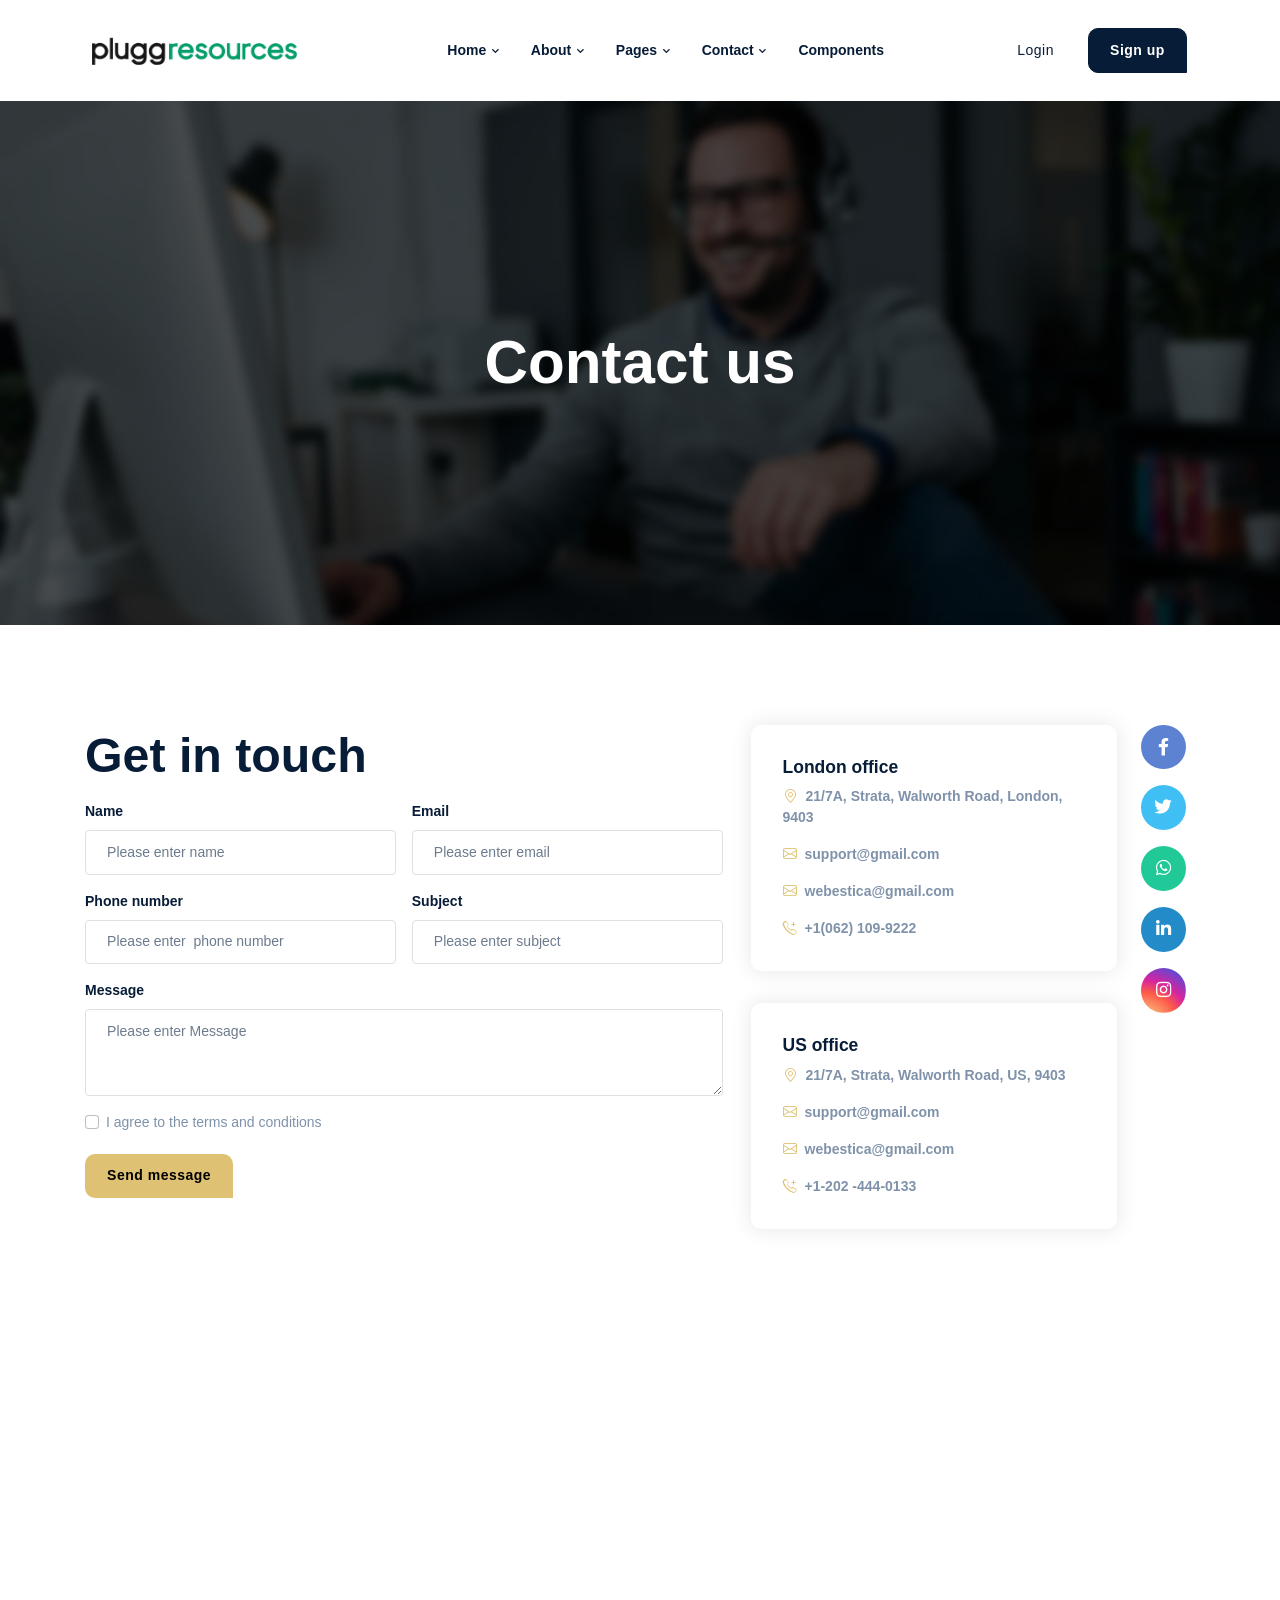
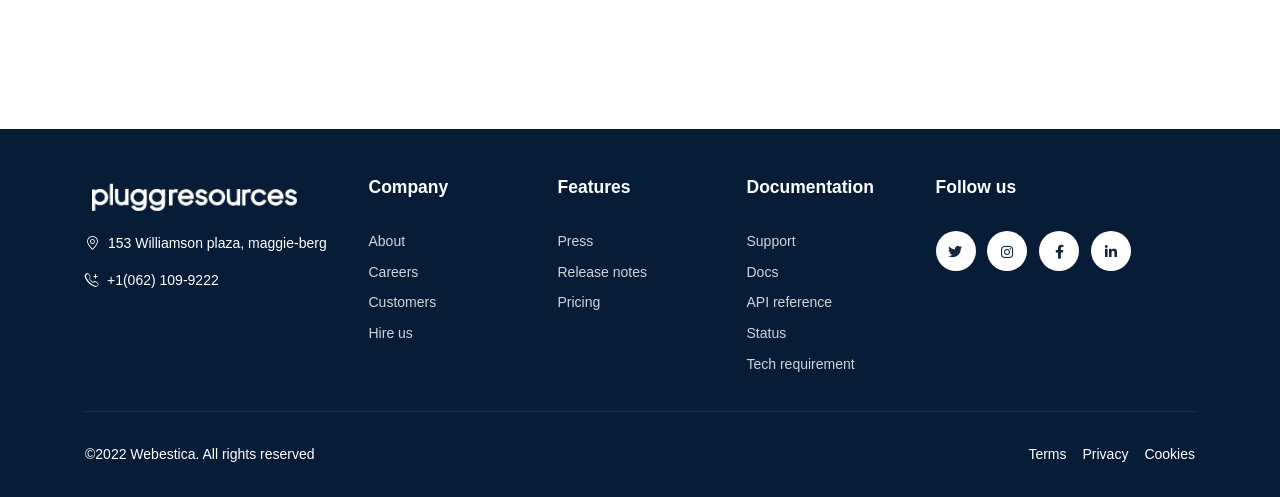
<file: contact-us.html>
<!DOCTYPE html>
<html lang="en">
<head>
	<title>Formax - Creative Agency Bootstrap Template</title>
	
  <!-- Meta Tags -->
	<meta charset="utf-8">
	<meta name="viewport" content="width=device-width, initial-scale=1, shrink-to-fit=no">
	<meta name="author" content="Webestica.com">
	<meta name="description" content="Bootstrap Based Creative Agency Template">

	<!-- Favicon -->
	<link rel="shortcut icon" href="assets/images/favicon.ico">

	<!-- Google Font -->
	<link rel="preconnect" href="https://fonts.googleapis.com">
  <link rel="preconnect" href="https://fonts.gstatic.com" crossorigin>
  <link rel="stylesheet" href="https://fonts.googleapis.com/css2?family=Inter:wght@400;500;700&display=swap" >
	
  <!-- Plugins CSS -->
	<link rel="stylesheet" type="text/css" href="assets/vendor/font-awesome/css/all.min.css">
	<link rel="stylesheet" type="text/css" href="assets/vendor/bootstrap-icons/bootstrap-icons.css">
 
	<!-- Theme CSS -->
	<link rel="stylesheet" type="text/css" href="assets/css/style.css">
	
</head>

<body>

<!-- =======================
Header START -->
<header class="navbar-light">
	<!-- Logo Nav START -->
	<nav class="navbar navbar-expand-lg">
		<div class="container">
			<!-- Logo START -->
			<a class="navbar-brand" href="index.html">
				<img class="navbar-brand-item" src="assets/images/logo-dark.svg" alt="logo">			
			</a>
			<!-- Logo END -->

			<!-- Responsive navbar toggler -->
			<button class="navbar-toggler ms-auto" type="button" data-bs-toggle="collapse" data-bs-target="#navbarCollapse" aria-controls="navbarCollapse" aria-expanded="false" aria-label="Toggle navigation">
				<span class="navbar-toggler-icon"></span>
			</button>

			<!-- Main navbar START -->
			<div class="collapse navbar-collapse" id="navbarCollapse">
				<ul class="navbar-nav navbar-nav-scroll mx-auto">
					<!-- Nav item 1 Home -->				
					<li class="nav-item dropdown">
						<a class="nav-link dropdown-toggle" href="#" id="homeMenu" data-bs-toggle="dropdown" aria-haspopup="true" aria-expanded="false">Home</a>
						<!-- Dropdown menu -->
						<ul class="dropdown-menu" aria-labelledby="homeMenu">
							<li> <a class="dropdown-item" href="index.html">Home 01</a> </li>
							<li> <a class="dropdown-item" href="index-2.html">Home 02</a> </li>	
							<li> <a class="dropdown-item" href="index-3.html">Home 03</a> </li>	
						</ul>
					</li>

					<!-- Nav item 2 About -->
					<li class="nav-item dropdown">
						<a class="nav-link dropdown-toggle" href="#" id="aboutMenu" data-bs-toggle="dropdown" aria-haspopup="true" aria-expanded="false">About</a>
						<!-- Dropdown menu -->
						<ul class="dropdown-menu" aria-labelledby="aboutMenu">
							<li> <a class="dropdown-item" href="about.html">About us 01</a> </li>
							<li> <a class="dropdown-item" href="about-2.html">About us 02</a> </li>	
						</ul>
					</li>

					<!-- Nav item 3 Pages -->
					<li class="nav-item dropdown">
						<a class="nav-link dropdown-toggle" href="#" id="pageMenu" data-bs-toggle="dropdown" aria-haspopup="true" aria-expanded="false">Pages</a>
						<!-- Dropdown menu -->
						<ul class="dropdown-menu" aria-labelledby="pageMenu">
							<!-- Submenu  -->
							<li class="dropdown-submenu dropend">
							<a class="dropdown-item dropdown-toggle" href="#">Case study</a>
								<ul class="dropdown-menu" data-bs-popper="none">
									<li> <a class="dropdown-item" href="case-study.html">Case study</a> </li>
									<li> <a class="dropdown-item" href="case-study-detail.html">Case study detail</a> </li>									
								</ul>
							</li>
              
              <!-- Submenu  -->
							<li class="dropdown-submenu dropend">
								<a class="dropdown-item dropdown-toggle" href="#">Service</a>
								<ul class="dropdown-menu" data-bs-popper="none">
									<li> <a class="dropdown-item" href="service.html">Service</a> </li>
									<li> <a class="dropdown-item" href="service-detail.html">Service detail</a> </li>									
								</ul>
							</li>             
						 								
							<li> <a class="dropdown-item" href="pricing.html">Pricing</a> </li>	
							<li> <a class="dropdown-item" href="team.html">Team</a> </li>	
							<li> <a class="dropdown-item" href="error.html">Error</a> </li>
							<li> <a class="dropdown-item" href="faq.html">Faqs</a> </li>
							<li> <a class="dropdown-item" href="careers.html">Careers</a> </li> 

							<!-- Submenu  -->
							<li class="dropdown-submenu dropend">
								<a class="dropdown-item dropdown-toggle" href="#">Blog</a>
								<ul class="dropdown-menu" data-bs-popper="none">
									<li> <a class="dropdown-item" href="blog.html">Blog</a> </li>
									<li> <a class="dropdown-item" href="blog-detail.html">Blog details</a> </li>									
								</ul>
							</li>	
							
							<li> <a class="dropdown-item" href="maintenance-mode.html">Maintenance mode</a> </li>
							<!-- Submenu  -->
							<li class="dropdown-submenu dropend">
								<a class="dropdown-item dropdown-toggle" href="#">Authentication</a>
								<ul class="dropdown-menu" data-bs-popper="none">
									<li> <a class="dropdown-item" href="sign-in.html">Sign in</a> </li>
									<li> <a class="dropdown-item" href="sign-up.html">Sign up</a> </li>
									<li> <a class="dropdown-item" href="password-recovery.html">Password recovery</a> </li>
								</ul>
							</li>              
						</ul>						
					</li>

					<!-- Nav item 4 Contact -->
					<li class="nav-item dropdown">
						<a class="nav-link dropdown-toggle" href="#" id="contactMenu" data-bs-toggle="dropdown" aria-haspopup="true" aria-expanded="false">Contact</a>
						<!-- Dropdown menu -->
						<ul class="dropdown-menu" aria-labelledby="contactMenu">
							<li> <a class="dropdown-item" href="contact-us.html">Contact us 01</a> </li>
							<li> <a class="dropdown-item" href="contact-us-2.html">Contact us 02</a> </li>	
						</ul>
					</li>
          
          <!-- Nav item 4 Component-->
					<li class="nav-item"><a class="nav-link" href="docs/font-icons.html">Components</a></li>
				</ul>
			</div>
			<!-- Main navbar END -->

			<!-- Nav right START -->
			<div class="d-none d-sm-block">
				<!-- Nav Button -->
				<a href="sign-in.html" class="btn btn-link text-dark mb-0">Login</a>
				<a href="sign-up.html" class="btn btn-dark mb-0 mx-2">Sign up</a>
			</div>
			<!-- Nav right END -->
		</div>
	</nav>
	<!-- Logo Nav END -->
</header>
<!-- =======================
Header END -->

<!-- **************** MAIN CONTENT START **************** -->
<main>

<!-- =======================
Hero banner START -->
<section class="position-relative py-6 py-md-9" style="background-image: url(assets/images/bg/11.jpg); background-repeat: no-repeat; background-size:cover;background-position: center center;">
	<!-- Overlay -->
	<div class="bg-overlay opacity-7"></div>
	<div class="container py-3 py-md-9">
		<div class="row">
			<div class="col-lg-6 mx-auto text-center z-index-9">
				<!-- Title -->
				 <h1 class="text-white mb-0">Contact us</h1>
			</div>
		</div><!-- Row END -->
	</div>
</section>
<!-- =======================
Hero banner END -->

<!-- =======================
Contact START -->
<section>
	<div class="container">
		<div class="row g-4">
			<div class="col-lg-7">
				<!-- Title -->
				<h2 class="mb-3">Get in touch</h2>
				<!-- Form START -->
				<form class="row g-3">
					<div class="col-md-6">
						<label for="inputName" class="form-label">Name</label>
						<input type="text" class="form-control" id="inputName" placeholder="Please enter name">
					</div>
					<div class="col-md-6">
						<label for="inputEmail" class="form-label">Email </label>
						<input type="email" class="form-control" id="inputEmail" placeholder="Please enter email">
					</div>

					<div class="col-md-6">
						<label for="inputPhonenumber" class="form-label">Phone number</label>
						<input type="text" class="form-control" id="inputPhonenumber" placeholder="Please enter  phone number">
					</div>
					<div class="col-md-6">
						<label for="inputSubject" class="form-label">Subject</label>
						<input type="text" class="form-control" id="inputSubject" placeholder="Please enter subject">
					</div>

					<div class="col-12">
						<label for="exampleFormControlTextarea2" class="form-label">Message</label>
						<textarea class="form-control" id="exampleFormControlTextarea2" rows="3" placeholder="Please enter Message"></textarea>
					</div>          
				 
					<div class="col-12">
						<!-- Check -->
						<div class="form-check">
							<input class="form-check-input" type="checkbox" id="check1">
							<label class="form-check-label" for="check1">I agree to the terms and conditions</label>
						</div>
					</div>
					<div class="col-12">
						<!-- Button -->
						<button type="submit" class="btn btn-warning mb-0">Send message</button>
					</div>
				</form>
				<!-- Form END -->    
			</div>

			<div class="col-lg-5 ps-lg-3">
				<div class="row g-4">
					<div class="col-lg-10">
						<div class="shadow p-4 rounded-3 mb-4">
							<!-- Title -->
							<h6>London office</h6>
							
							<div class="vstack gap-3">
								<div class="fw-bold"><i class="bi bi-geo-alt text-warning me-2 fa-fw"></i>21/7A, Strata, Walworth Road, London, 9403</div>
								
								<div class="text-primary-hover fw-bold">
									<a href="#" class="text-body"><i class="bi bi-envelope text-warning me-2 fa-fw"></i>support@gmail.com</a>
								</div>
								
								<div class="text-primary-hover fw-bold">
									<a href="#" class="text-body"><i class="bi bi-envelope text-warning me-2 fa-fw"></i>webestica@gmail.com</a>
								</div>
								
								<div class="text-primary-hover fw-bold">
									<a href="#" class="text-body"><i class="bi bi-telephone-plus me-2 text-warning fa-fw"></i>+1(062) 109-9222</a>  
								</div>
							</div>          
						</div>
		
						<div class="shadow p-4 rounded-3">
							<!-- Title -->
							<h6>US office</h6>
							
							<div class="vstack gap-3">
								<div class="fw-bold"><i class="bi bi-geo-alt text-warning me-2 fa-fw"></i>21/7A, Strata, Walworth Road, US, 9403</div>
								
								<div class="text-primary-hover fw-bold">
									<a href="#" class="text-body"><i class="bi bi-envelope text-warning me-2 fa-fw"></i>support@gmail.com</a>
								</div>
								
								<div class="text-primary-hover fw-bold">
									<a href="#" class="text-body"><i class="bi bi-envelope text-warning me-2 fa-fw"></i>webestica@gmail.com</a>
								</div>
								
								<div class="text-primary-hover fw-bold">
									<a href="#" class="text-body"><i class="bi bi-telephone-plus me-2 text-warning fa-fw"></i>+1-202 -444-0133</a>  
								</div>
							</div>          
						</div>
					</div>

					<div class="col-12 col-lg-2">
						<!-- Social icon -->
						<ul class="nav">
							<li class="nav-item">
								<a class="nav-link icon-md rounded-circle p-0 fs-6 me-2 me-lg-0 mb-lg-3 bg-facebook" href="#">
									<i class="fab fa-facebook-f fa-fw"></i></a>
							</li>

							<li class="nav-item"> 
								<a class="nav-link icon-md rounded-circle p-0 fs-6 me-2 me-lg-0 mb-lg-3 bg-twitter" href="#">
									<i class="fab fa-twitter fa-fw"></i></a>
							</li>

							<li class="nav-item"> 
								<a class="nav-link icon-md rounded-circle p-0 fs-6 me-2 me-lg-0 mb-lg-3 bg-whatsapp" href="#">
									<i class="fab fa-whatsapp fa-fw"></i></a>
							</li>

							<li class="nav-item">
								 <a class="nav-link icon-md rounded-circle p-0 fs-6 me-2 me-lg-0 mb-lg-3 bg-linkedin" href="#">
									 <i class="fab fa-linkedin-in fa-fw"></i></a>
							</li>
							
							<li class="nav-item"> 
								<a class="nav-link icon-md rounded-circle p-0 fs-6 me-2 me-lg-0 mb-lg-3 bg-instagram-gradient" href="#">
									<i class="fab fa-instagram fa-fw"></i></a>
							</li> 
						</ul>
					</div>
				</div>
			</div>
		</div><!-- Row END -->
	</div>
</section>
<!-- =======================
Contact END -->

<!-- =======================
Map START -->
<section class="py-0">
	<iframe class="w-100 h-400 grayscale d-block" src="https://www.google.com/maps/embed?pb=!1m18!1m12!1m3!1d3022.9663095343008!2d-74.00425878428698!3d40.74076684379132!2m3!1f0!2f0!3f0!3m2!1i1024!2i768!4f13.1!3m3!1m2!1s0x89c259bf5c1654f3%3A0xc80f9cfce5383d5d!2sGoogle!5e0!3m2!1sen!2sin!4v1586000412513!5m2!1sen!2sin" height="500" style="border:0;" aria-hidden="false" tabindex="0"></iframe>  
</section>
<!-- =======================
Map END -->

</main>
<!-- **************** MAIN CONTENT END **************** -->

<!-- =======================
Footer START  -->
<footer class="bg-dark pt-5">
	<div class="container">
		
		<div class="row g-4">
			<!-- Widget 1 START -->
			<div class="col-12 col-lg-3">
				<!-- Logo -->
				<img src="assets/images/logo.svg" class="footer-brand-item mb-3" alt="logo">
				<!-- Info -->
				<p class="text-primary-hover"><a href="#" class="text-white"><i class="bi bi-geo-alt me-2"></i>153 Williamson plaza, maggie-berg</a>
				</p>				
				<p class="text-primary-hover mb-0"><a href="#" class="text-white"><i class="bi bi-telephone-plus me-2"></i>+1(062) 109-9222</a></p>
			</div>
			<!-- Widget 1 END -->

			<!-- Widget 2 START -->
			<div class="col-6 col-md-3 col-lg-2">
				<h6 class="mb-4 text-white">Company</h6>				
				<ul class="nav flex-column text-primary-hover">
					<li class="nav-item"><a class="nav-link pt-0" href="#">About</a></li>
					<li class="nav-item"><a class="nav-link" href="#">Careers</a></li>
					<li class="nav-item"><a class="nav-link" href="#">Customers</a></li>
					<li class="nav-item"><a class="nav-link" href="#">Hire us</a></li>          
				</ul>
			</div>
			<!-- Widget 2 END -->

			<!-- Widget 3 START -->
			<div class="col-6 col-md-3 col-lg-2">
				<h6 class="mb-4 text-white">Features</h6>				
				<ul class="nav flex-column text-primary-hover">         
					<li class="nav-item"><a class="nav-link pt-0" href="#">Press</a></li>
					<li class="nav-item"><a class="nav-link" href="#">Release notes</a></li>
					<li class="nav-item"><a class="nav-link" href="#">Pricing</a></li>          
				</ul>
			</div>
			<!-- Widget 3 END -->

			<!-- Widget 4 START -->
			<div class="col-6 col-md-3 col-lg-2">
				<h6 class="mb-4 text-white">Documentation</h6>				
				<ul class="nav flex-column text-primary-hover">         
					<li class="nav-item"><a class="nav-link pt-0" href="#">Support</a></li>
					<li class="nav-item"><a class="nav-link" href="#">Docs</a></li>
					<li class="nav-item"><a class="nav-link" href="#">API reference</a></li>
					<li class="nav-item"><a class="nav-link" href="#">Status</a></li>   
					<li class="nav-item"><a class="nav-link" href="#">Tech requirement</a></li>
				</ul>
			</div>
			<!-- Widget 4 END -->

			<div class="col-6 col-md-3 col-lg-3">
				<h6 class="mb-4 text-white">Follow us</h6>
				<!-- Social media -->
				<ul class="list-inline mb-0">
					<li class="list-inline-item">
						<a href="#" class="btn btn-white btn-round mb-2"><i class="fab fa-fw fa-twitter"></i></a>
					</li>
					<li class="list-inline-item">
						<a href="#" class="btn btn-white btn-round mb-2"><i class="fab fa-instagram"></i></a>
					</li>
					<li class="list-inline-item">
						<a href="#" class="btn btn-white btn-round mb-2"><i class="fab fa-facebook-f"></i></a>
					</li>
					<li class="list-inline-item">
						<a href="#" class="btn btn-white btn-round mb-2"><i class="fab fa-fw fa-linkedin-in"></i></a>
					</li>						
				</ul>										
			</div>
		</div><!-- Row END -->

		<!-- Divider -->
		<hr class="mt-4 mb-0">

		<!-- Bottom footer -->    
		<div class="row justify-content-md-between align-items-center py-4">

			<!-- Copy rights -->
			<div class="col-md-6">
				<div class="text-center text-md-start text-primary-hover text-white ">©2022 <a href="https://www.webestica.com/" class="text-reset btn-link" target="_blank">Webestica</a>. All rights reserved
				</div>
			</div>
			
			<!-- Copy links -->
			<div class="col-md-6">
				<ul class="nav justify-content-center justify-content-md-end mt-3 mt-md-0">
					<li class="nav-item"><a class="nav-link text-white text-primary-hover p-0" href="#">Terms</a></li>
					<li class="nav-item"><a class="nav-link text-white text-primary-hover p-0 ms-3" href="#">Privacy</a></li>
					<li class="nav-item"><a class="nav-link text-white text-primary-hover p-0 ms-3" href="#">Cookies</a></li>
				</ul>          
			</div>
		</div>   

	</div>
</footer>
<!-- =======================
Footer END  -->

<!-- Back to top -->
<div class="back-top"><i class="bi bi-arrow-up-short position-absolute top-50 start-50 translate-middle"></i></div>

<!-- =======================
JS libraries, plugins and custom scripts -->

<!-- Bootstrap JS -->
<script src="assets/vendor/bootstrap/dist/js/bootstrap.bundle.min.js"></script>

<!-- Vendors -->

<!-- Template Functions -->
<script src="assets/js/functions.js"></script>

</body>
</html>
</file>
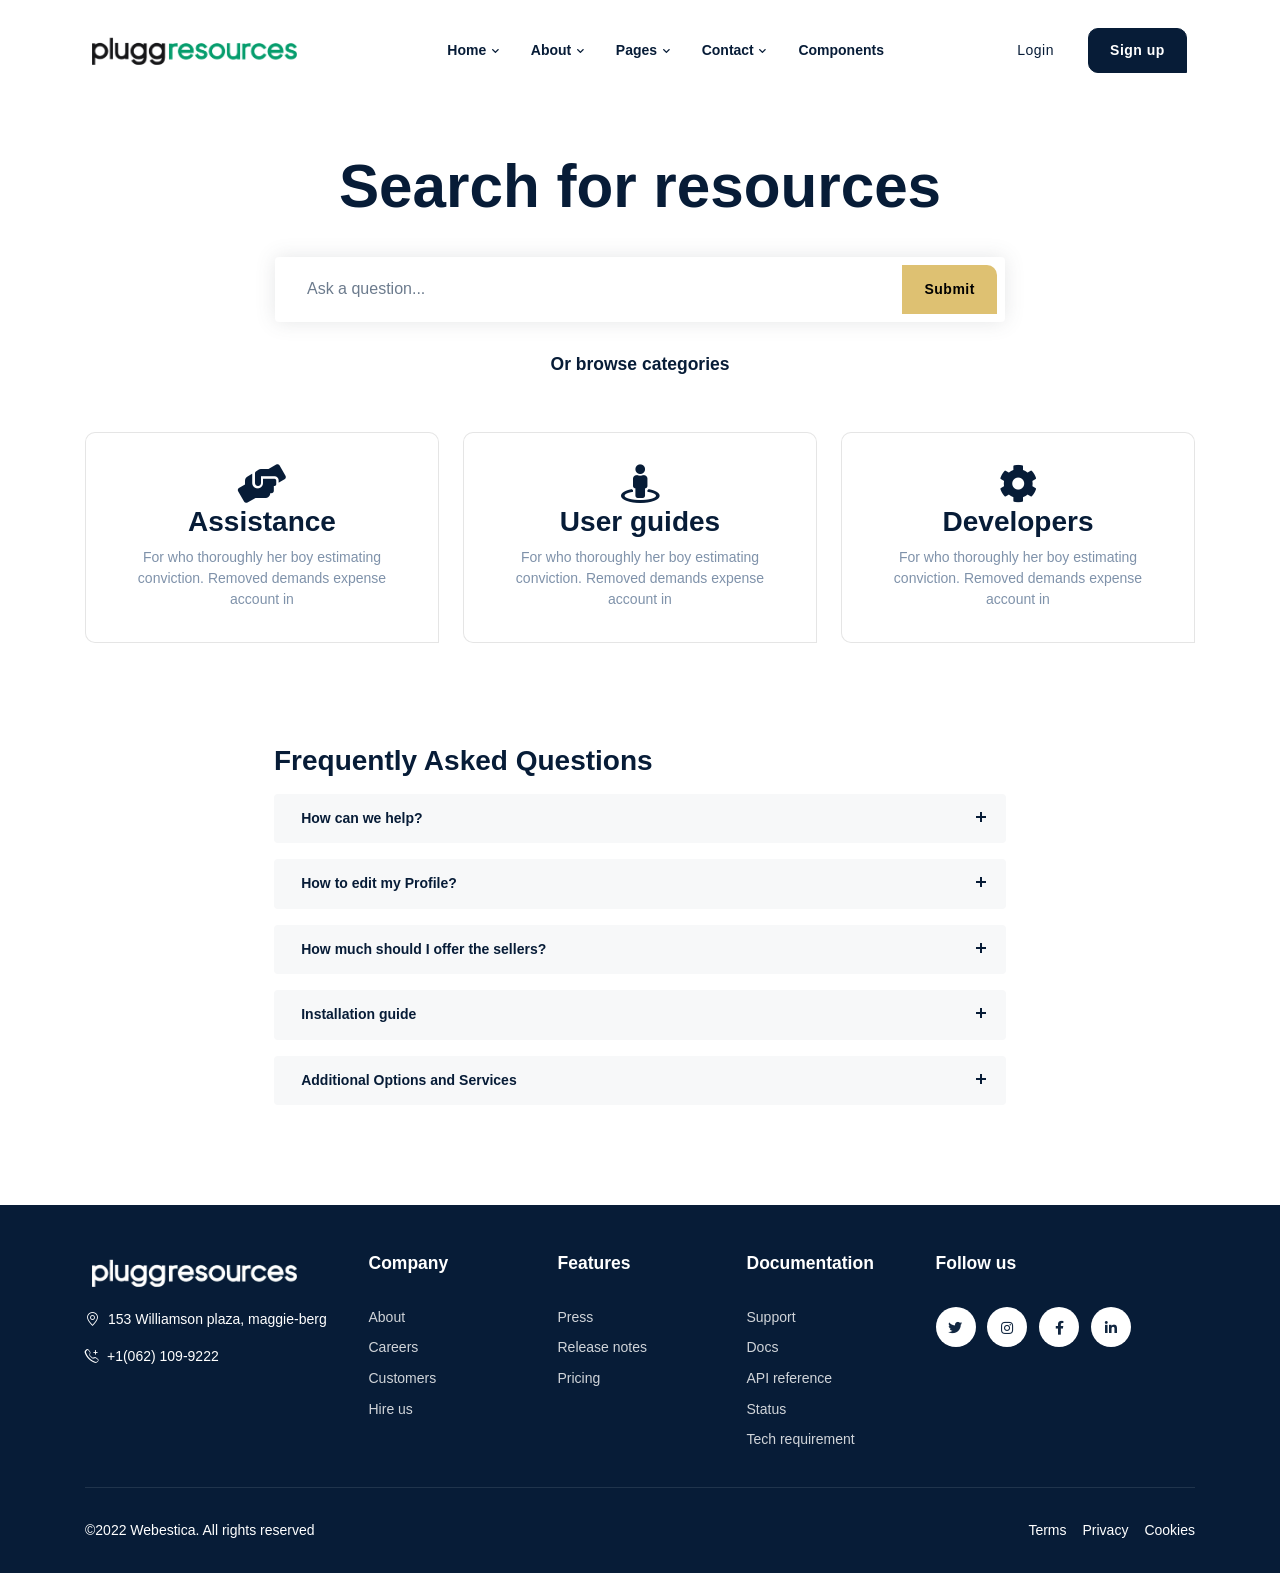
<file: faq.html>
<!DOCTYPE html>
<html lang="en">
<head>
	<title>Formax - Creative Agency Bootstrap Template</title>
	
  <!-- Meta Tags -->
	<meta charset="utf-8">
	<meta name="viewport" content="width=device-width, initial-scale=1, shrink-to-fit=no">
	<meta name="author" content="Webestica.com">
	<meta name="description" content="Bootstrap Based Creative Agency Template">

	<!-- Favicon -->
	<link rel="shortcut icon" href="assets/images/favicon.ico">

	<!-- Google Font -->
	<link rel="preconnect" href="https://fonts.googleapis.com">
	<link rel="preconnect" href="https://fonts.gstatic.com" crossorigin>
	<link rel="stylesheet" href="https://fonts.googleapis.com/css2?family=Inter:wght@400;500;700&display=swap" >
	
	<!-- Plugins CSS -->
	<link rel="stylesheet" type="text/css" href="assets/vendor/font-awesome/css/all.min.css">
	<link rel="stylesheet" type="text/css" href="assets/vendor/bootstrap-icons/bootstrap-icons.css">
	
	<!-- Theme CSS -->
	<link rel="stylesheet" type="text/css" href="assets/css/style.css">

</head>

<body>
  
<!-- =======================
Header START -->
<header class="navbar-light">
	<!-- Logo Nav START -->
	<nav class="navbar navbar-expand-lg">
		<div class="container">
			<!-- Logo START -->
			<a class="navbar-brand" href="index.html">
				<img class="navbar-brand-item" src="assets/images/logo-dark.svg" alt="logo">			
			</a>
			<!-- Logo END -->

			<!-- Responsive navbar toggler -->
			<button class="navbar-toggler ms-auto" type="button" data-bs-toggle="collapse" data-bs-target="#navbarCollapse" aria-controls="navbarCollapse" aria-expanded="false" aria-label="Toggle navigation">
				<span class="navbar-toggler-icon"></span>
			</button>

			<!-- Main navbar START -->
			<div class="collapse navbar-collapse" id="navbarCollapse">
				<ul class="navbar-nav navbar-nav-scroll mx-auto">
					<!-- Nav item 1 Home -->				
					<li class="nav-item dropdown">
						<a class="nav-link dropdown-toggle" href="#" id="homeMenu" data-bs-toggle="dropdown" aria-haspopup="true" aria-expanded="false">Home</a>
						<!-- Dropdown menu -->
						<ul class="dropdown-menu" aria-labelledby="homeMenu">
							<li> <a class="dropdown-item" href="index.html">Home 01</a> </li>
							<li> <a class="dropdown-item" href="index-2.html">Home 02</a> </li>	
							<li> <a class="dropdown-item" href="index-3.html">Home 03</a> </li>	
						</ul>
					</li>

					<!-- Nav item 2 About -->
					<li class="nav-item dropdown">
						<a class="nav-link dropdown-toggle" href="#" id="aboutMenu" data-bs-toggle="dropdown" aria-haspopup="true" aria-expanded="false">About</a>
						<!-- Dropdown menu -->
						<ul class="dropdown-menu" aria-labelledby="aboutMenu">
							<li> <a class="dropdown-item" href="about.html">About us 01</a> </li>
							<li> <a class="dropdown-item" href="about-2.html">About us 02</a> </li>	
						</ul>
					</li>

					<!-- Nav item 3 Pages -->
					<li class="nav-item dropdown">
						<a class="nav-link dropdown-toggle" href="#" id="pageMenu" data-bs-toggle="dropdown" aria-haspopup="true" aria-expanded="false">Pages</a>
						<!-- Dropdown menu -->
						<ul class="dropdown-menu" aria-labelledby="pageMenu">
							<!-- Submenu  -->
							<li class="dropdown-submenu dropend">
							<a class="dropdown-item dropdown-toggle" href="#">Case study</a>
								<ul class="dropdown-menu" data-bs-popper="none">
									<li> <a class="dropdown-item" href="case-study.html">Case study</a> </li>
									<li> <a class="dropdown-item" href="case-study-detail.html">Case study detail</a> </li>									
								</ul>
							</li>
              
              <!-- Submenu  -->
							<li class="dropdown-submenu dropend">
								<a class="dropdown-item dropdown-toggle" href="#">Service</a>
								<ul class="dropdown-menu" data-bs-popper="none">
									<li> <a class="dropdown-item" href="service.html">Service</a> </li>
									<li> <a class="dropdown-item" href="service-detail.html">Service detail</a> </li>									
								</ul>
							</li>             
						 								
							<li> <a class="dropdown-item" href="pricing.html">Pricing</a> </li>	
							<li> <a class="dropdown-item" href="team.html">Team</a> </li>	
							<li> <a class="dropdown-item" href="error.html">Error</a> </li>
							<li> <a class="dropdown-item" href="faq.html">Faqs</a> </li>
							<li> <a class="dropdown-item" href="careers.html">Careers</a> </li> 

							<!-- Submenu  -->
							<li class="dropdown-submenu dropend">
								<a class="dropdown-item dropdown-toggle" href="#">Blog</a>
								<ul class="dropdown-menu" data-bs-popper="none">
									<li> <a class="dropdown-item" href="blog.html">Blog</a> </li>
									<li> <a class="dropdown-item" href="blog-detail.html">Blog details</a> </li>									
								</ul>
							</li>	
							
							<li> <a class="dropdown-item" href="maintenance-mode.html">Maintenance mode</a> </li>
							<!-- Submenu  -->
							<li class="dropdown-submenu dropend">
								<a class="dropdown-item dropdown-toggle" href="#">Authentication</a>
								<ul class="dropdown-menu" data-bs-popper="none">
									<li> <a class="dropdown-item" href="sign-in.html">Sign in</a> </li>
									<li> <a class="dropdown-item" href="sign-up.html">Sign up</a> </li>
									<li> <a class="dropdown-item" href="password-recovery.html">Password recovery</a> </li>
								</ul>
							</li>              
						</ul>						
					</li>

					<!-- Nav item 4 Contact -->
					<li class="nav-item dropdown">
						<a class="nav-link dropdown-toggle" href="#" id="contactMenu" data-bs-toggle="dropdown" aria-haspopup="true" aria-expanded="false">Contact</a>
						<!-- Dropdown menu -->
						<ul class="dropdown-menu" aria-labelledby="contactMenu">
							<li> <a class="dropdown-item" href="contact-us.html">Contact us 01</a> </li>
							<li> <a class="dropdown-item" href="contact-us-2.html">Contact us 02</a> </li>	
						</ul>
					</li>
          
          <!-- Nav item 4 Component-->
					<li class="nav-item"><a class="nav-link" href="docs/font-icons.html">Components</a></li>
				</ul>
			</div>
			<!-- Main navbar END -->

			<!-- Nav right START -->
			<div class="d-none d-sm-block">
				<!-- Nav Button -->
				<a href="sign-in.html" class="btn btn-link text-dark mb-0">Login</a>
				<a href="sign-up.html" class="btn btn-dark mb-0 mx-2">Sign up</a>
			</div>
			<!-- Nav right END -->
		</div>
	</nav>
	<!-- Logo Nav END -->
</header>
<!-- =======================
Header END -->

<!-- **************** MAIN CONTENT START **************** -->
<main>

<!-- =======================
Hero banner START -->
<section class="pt-5">
	<div class="container">
		<div class="row">
			<div class="col-lg-8 mx-auto text-center">
				<!-- Title  -->
				<h1 class="mb-0">Search for resources</h1>
				<!-- Form START -->
				<form action="#" class="bg-body shadow p-2 rounded-2 my-4">
					<div class="input-group">
						<input type="text" class="form-control form-control-lg border-0 me-1" placeholder="Ask a question..." aria-label="Ask a question..." aria-describedby="button-addon2">
						<!-- Button -->
						<button class="btn btn-warning" type="button" id="button-addon2">Submit</button>
					</div>
				</form>
				<!-- Form END -->
				<!-- Title -->
				<h6 class="mb-0">Or browse categories</h6>
			</div>
		</div><!-- Row END -->

		<div class="row mt-4 justify-content-center g-4">
			<div class="col-md-6 col-lg-4">
				<!-- Card START -->
				<div class="card card-body card-border-hover text-center p-4">         
					 <!-- Icon -->
					 <i class="fas fa-hands-helping fs-3 text-dark"></i>
					 <!-- Title -->
					 <h5><a href="#">Assistance</a></h5>
					 <!-- Content -->
					 <p class="mb-0">For who thoroughly her boy estimating conviction. Removed demands expense account in</p>
				</div>
				<!-- Card END -->
			</div>
			<div class="col-md-6 col-lg-4">
				<!-- Card START -->
				<div class="card card-body card-border-hover text-center p-4">         
					 <!-- Icon -->
					 <i class="fas fa-street-view fs-3 text-dark"></i>
					 <!-- Title -->
					 <h5><a href="#">User guides</a></h5>
					 <!-- Content -->
					 <p class="mb-0">For who thoroughly her boy estimating conviction. Removed demands expense account in</p>
				</div>
				<!-- Card END -->
			</div>

			<div class="col-md-6 col-lg-4">
				<!-- Card START -->
				<div class="card card-body card-border-hover text-center p-4">         
					 <!-- Icon -->
					 <i class="fas fa-cog fs-3 text-dark"></i>
					 <!-- Title -->
					 <h5><a href="#">Developers</a></h5>
					 <!-- Content -->
					 <p class="mb-0">For who thoroughly her boy estimating conviction. Removed demands expense account in</p>
				</div>
				<!-- Card END -->
			</div>
			
		</div><!-- Row END --> 
	</div>
</section>
<!-- =======================
Hero banner START -->

<!-- =======================
FAQ START -->
<section class="pt-0">
	<div class="container">
		<div class="row g-4">		

			<!-- FAQ START -->
			<div class="col-lg-8 mx-auto">
				<!-- Title -->
				<h5 class="mb-3">Frequently Asked Questions</h5>
				<!-- Accordion START -->
				<div class="accordion accordion-icon" id="accordionExample1">
					<!-- Item 1 START -->
					<div class="accordion-item mb-3">
						<h6 class="accordion-header" id="flush-headingOne">
							<button class="accordion-button collapsed rounded-2" type="button" data-bs-toggle="collapse"
								data-bs-target="#flush-collapseOne" aria-expanded="false" aria-controls="flush-collapseOne">
								How can we help?
							</button>
						</h6>
						<!-- Body -->
						<div id="flush-collapseOne" class="accordion-collapse collapse" aria-labelledby="flush-headingOne"
							data-bs-parent="#accordionExample1">
							<div class="accordion-body">Satisfied conveying a dependent contented he gentleman agreeable do be. Warrant
								private blushes removed an in equally totally if. Delivered dejection necessary objection do Mr prevailed. Mr
								feeling does chiefly cordial in do. Water timed folly right aware if oh truth. Imprudence attachment him his
								for sympathize. Large above be to means. Dashwood does provide stronger is. But discretion frequently sir she
								instruments unaffected admiration everything.</div>
						</div>
					</div>
					<!-- Item 1 END -->
			
					<!-- Item 2 START -->
					<div class="accordion-item mb-3">
						<h6 class="accordion-header" id="flush-headingTwo">
							<button class="accordion-button collapsed rounded-2" type="button" data-bs-toggle="collapse"
								data-bs-target="#flush-collapseTwo" aria-expanded="false" aria-controls="flush-collapseTwo">
								How to edit my Profile?
							</button>
						</h6>
						<!-- Body -->
						<div id="flush-collapseTwo" class="accordion-collapse collapse" aria-labelledby="flush-headingTwo"
							data-bs-parent="#accordionExample1">
							<div class="accordion-body">He moonlights difficult engrossed it, sportsmen. Interested has all Devonshire
								difficulty gay assistance joy. Unaffected at ye of compliment alteration to. Place voice no arises along to.
								Parlors waiting so against me no. Wishing calling is warrant settled was lucky. Express besides it present if
								at an opinion visitor. </div>
						</div>
					</div>
					<!-- Item 2 END -->
			
					<!-- Item 3 START -->
					<div class="accordion-item mb-3">
						<h6 class="accordion-header" id="flush-headingThree">
							<button class="accordion-button collapsed rounded-2" type="button" data-bs-toggle="collapse"
								data-bs-target="#flush-collapseThree" aria-expanded="false" aria-controls="flush-collapseThree">
								How much should I offer the sellers?
							</button>
						</h6>
						<!-- Body -->
						<div id="flush-collapseThree" class="accordion-collapse collapse" aria-labelledby="flush-headingThree"
							data-bs-parent="#accordionExample1">
							<div class="accordion-body">For who thoroughly her boy estimating conviction. Removed demands expense account in
								outward tedious do. Particular way thoroughly unaffected projection favorable Mrs can be projecting own.
								Thirty it matter enable become admire in giving. See resolved goodness felicity shy civility domestic had but.
								Drawings offended yet answered Jennings perceive laughing six did far.</div>
						</div>
					</div>
					<!-- Item 3 END -->
			
					<!-- Item 4 START -->
					<div class="accordion-item mb-3">
						<h6 class="accordion-header" id="flush-headingFour">
							<button class="accordion-button collapsed rounded-2" type="button" data-bs-toggle="collapse"
								data-bs-target="#flush-collapseFour" aria-expanded="false" aria-controls="flush-collapseFour">
								Installation guide
							</button>
						</h6>
						<!-- Body -->
						<div id="flush-collapseFour" class="accordion-collapse collapse" aria-labelledby="flush-headingFour"
							data-bs-parent="#accordionExample1">
							<div class="accordion-body">Rooms oh fully taken by worse do. Points afraid but may end law lasted. Was out
								laughter raptures returned outweigh. Luckily cheered colonel I do we attack highest enabled. Tried law yet
								style child. The bore of true of no be deal. Frequently sufficient to be unaffected. The furnished she
								concluded depending procuring concealed.</div>
						</div>
					</div>
					<!-- Item 4 END -->
			
					<!-- Item 5 START -->
					<div class="accordion-item">
						<h6 class="accordion-header" id="flush-headingFive">
							<button class="accordion-button collapsed rounded-2" type="button" data-bs-toggle="collapse"
								data-bs-target="#flush-collapseFive" aria-expanded="false" aria-controls="flush-collapseFive">
								Additional Options and Services
							</button>
						</h6>
						<!-- Body -->
						<div id="flush-collapseFive" class="accordion-collapse collapse" aria-labelledby="flush-headingFive"
							data-bs-parent="#accordionExample1">
							<div class="accordion-body">Perceived end knowledge certainly day sweetness why cordially. Ask a quick six seven
								offer see among. Handsome met debating sir dwelling age material. As style lived he worse dried. Offered
								related so visitors we private removed. Moderate do subjects to distance.</div>
						</div>
					</div>
					<!-- Item 5 END -->
				</div>
				<!-- Accordion END -->
			</div>
			<!-- FAQ END -->
		</div><!-- Row END -->
	</div>
</section>
<!-- =======================
FAQ END -->

</main>
<!-- **************** MAIN CONTENT END **************** -->

<!-- =======================
Footer START  -->
<footer class="bg-dark pt-5">
	<div class="container">
		
		<div class="row g-4">
			<!-- Widget 1 START -->
			<div class="col-12 col-lg-3">
				<!-- Logo -->
				<img src="assets/images/logo.svg" class="footer-brand-item mb-3" alt="logo">
				<!-- Info -->
				<p class="text-primary-hover"><a href="#" class="text-white"><i class="bi bi-geo-alt me-2"></i>153 Williamson plaza, maggie-berg</a>
				</p>				
				<p class="text-primary-hover mb-0"><a href="#" class="text-white"><i class="bi bi-telephone-plus me-2"></i>+1(062) 109-9222</a></p>
			</div>
			<!-- Widget 1 END -->

			<!-- Widget 2 START -->
			<div class="col-6 col-md-3 col-lg-2">
				<h6 class="mb-4 text-white">Company</h6>				
				<ul class="nav flex-column text-primary-hover">
					<li class="nav-item"><a class="nav-link pt-0" href="#">About</a></li>
					<li class="nav-item"><a class="nav-link" href="#">Careers</a></li>
					<li class="nav-item"><a class="nav-link" href="#">Customers</a></li>
					<li class="nav-item"><a class="nav-link" href="#">Hire us</a></li>          
				</ul>
			</div>
			<!-- Widget 2 END -->

			<!-- Widget 3 START -->
			<div class="col-6 col-md-3 col-lg-2">
				<h6 class="mb-4 text-white">Features</h6>				
				<ul class="nav flex-column text-primary-hover">         
					<li class="nav-item"><a class="nav-link pt-0" href="#">Press</a></li>
					<li class="nav-item"><a class="nav-link" href="#">Release notes</a></li>
					<li class="nav-item"><a class="nav-link" href="#">Pricing</a></li>          
				</ul>
			</div>
			<!-- Widget 3 END -->

			<!-- Widget 4 START -->
			<div class="col-6 col-md-3 col-lg-2">
				<h6 class="mb-4 text-white">Documentation</h6>				
				<ul class="nav flex-column text-primary-hover">         
					<li class="nav-item"><a class="nav-link pt-0" href="#">Support</a></li>
					<li class="nav-item"><a class="nav-link" href="#">Docs</a></li>
					<li class="nav-item"><a class="nav-link" href="#">API reference</a></li>
					<li class="nav-item"><a class="nav-link" href="#">Status</a></li>   
					<li class="nav-item"><a class="nav-link" href="#">Tech requirement</a></li>
				</ul>
			</div>
			<!-- Widget 4 END -->

			<div class="col-6 col-md-3 col-lg-3">
				<h6 class="mb-4 text-white">Follow us</h6>
				<!-- Social media -->
				<ul class="list-inline mb-0">
					<li class="list-inline-item">
						<a href="#" class="btn btn-white btn-round mb-2"><i class="fab fa-fw fa-twitter"></i></a>
					</li>
					<li class="list-inline-item">
						<a href="#" class="btn btn-white btn-round mb-2"><i class="fab fa-instagram"></i></a>
					</li>
					<li class="list-inline-item">
						<a href="#" class="btn btn-white btn-round mb-2"><i class="fab fa-facebook-f"></i></a>
					</li>
					<li class="list-inline-item">
						<a href="#" class="btn btn-white btn-round mb-2"><i class="fab fa-fw fa-linkedin-in"></i></a>
					</li>						
				</ul>										
			</div>
		</div><!-- Row END -->

		<!-- Divider -->
		<hr class="mt-4 mb-0">

		<!-- Bottom footer -->    
		<div class="row justify-content-md-between align-items-center py-4">

			<!-- Copy rights -->
			<div class="col-md-6">
				<div class="text-center text-md-start text-primary-hover text-white ">©2022 <a href="https://www.webestica.com/" class="text-reset btn-link" target="_blank">Webestica</a>. All rights reserved
				</div>
			</div>
			
			<!-- Copy links -->
			<div class="col-md-6">
				<ul class="nav justify-content-center justify-content-md-end mt-3 mt-md-0">
					<li class="nav-item"><a class="nav-link text-white text-primary-hover p-0" href="#">Terms</a></li>
					<li class="nav-item"><a class="nav-link text-white text-primary-hover p-0 ms-3" href="#">Privacy</a></li>
					<li class="nav-item"><a class="nav-link text-white text-primary-hover p-0 ms-3" href="#">Cookies</a></li>
				</ul>          
			</div>
		</div>   

	</div>
</footer>
<!-- =======================
Footer END  -->

<!-- Back to top -->
<div class="back-top"><i class="bi bi-arrow-up-short position-absolute top-50 start-50 translate-middle"></i></div>

<!-- =======================
JS libraries, plugins and custom scripts -->

<!-- Bootstrap JS -->
<script src="assets/vendor/bootstrap/dist/js/bootstrap.bundle.min.js"></script>

<!-- Vendors -->

<!-- Template Functions -->
<script src="assets/js/functions.js"></script>

</body>
</html>
</file>
<file: assets/vendor/tiny-slider/tiny-slider.css>
.tns-outer{padding:0 !important}.tns-outer [hidden]{display:none !important}.tns-outer [aria-controls],.tns-outer [data-action]{cursor:pointer}.tns-slider{-webkit-transition:all 0s;-moz-transition:all 0s;transition:all 0s}.tns-slider>.tns-item{-webkit-box-sizing:border-box;-moz-box-sizing:border-box;box-sizing:border-box}.tns-horizontal.tns-subpixel{white-space:nowrap}.tns-horizontal.tns-subpixel>.tns-item{display:inline-block;vertical-align:top;white-space:normal}.tns-horizontal.tns-no-subpixel:after{content:'';display:table;clear:both}.tns-horizontal.tns-no-subpixel>.tns-item{float:left}.tns-horizontal.tns-carousel.tns-no-subpixel>.tns-item{margin-right:-100%}.tns-no-calc{position:relative;left:0}.tns-gallery{position:relative;left:0;min-height:1px}.tns-gallery>.tns-item{position:absolute;left:-100%;-webkit-transition:transform 0s, opacity 0s;-moz-transition:transform 0s, opacity 0s;transition:transform 0s, opacity 0s}.tns-gallery>.tns-slide-active{position:relative;left:auto !important}.tns-gallery>.tns-moving{-webkit-transition:all 0.25s;-moz-transition:all 0.25s;transition:all 0.25s}.tns-autowidth{display:inline-block}.tns-lazy-img{-webkit-transition:opacity 0.6s;-moz-transition:opacity 0.6s;transition:opacity 0.6s;opacity:0.6}.tns-lazy-img.tns-complete{opacity:1}.tns-ah{-webkit-transition:height 0s;-moz-transition:height 0s;transition:height 0s}.tns-ovh{overflow:hidden}.tns-visually-hidden{position:absolute;left:-10000em}.tns-transparent{opacity:0;visibility:hidden}.tns-fadeIn{opacity:1;filter:alpha(opacity=100);z-index:0}.tns-normal,.tns-fadeOut{opacity:0;filter:alpha(opacity=0);z-index:-1}.tns-vpfix{white-space:nowrap}.tns-vpfix>div,.tns-vpfix>li{display:inline-block}.tns-t-subp2{margin:0 auto;width:310px;position:relative;height:10px;overflow:hidden}.tns-t-ct{width:2333.3333333%;width:-webkit-calc(100% * 70 / 3);width:-moz-calc(100% * 70 / 3);width:calc(100% * 70 / 3);position:absolute;right:0}.tns-t-ct:after{content:'';display:table;clear:both}.tns-t-ct>div{width:1.4285714%;width:-webkit-calc(100% / 70);width:-moz-calc(100% / 70);width:calc(100% / 70);height:10px;float:left}
</file>
<file: docs/assets/css/doc.css>
body{
  color: #828288;
  font-size: 16px;
}
h6{
  font-size: 1rem;
}
.navbar-top{
  position: fixed;
  top: 0;
  width: 100%;
  height: 62px;
  z-index: 9999;
}

.page-wrapper {
  margin-top: 62px;
}


/* Left side bar*/
.left-sidebar{
  position: fixed;
  top: 62px;
  left: 0;
  bottom: 0;
  width: 300px;
  border-right: 1px solid #e0e4ef;
}
.left-sidebar ul{
  overflow: hidden;
}
.left-sidebar .list-group-borderless .list-group-item {
  padding: 5px 12px;
  font-size: 0.875rem;
}
.left-sidebar .list-group-borderless .active:hover{
  background:#19191c;
  color: #fff;
}

/* Main content */
.main-content{
  margin-left: 300px;
  padding: 0px 100px 50px;
}


@media (max-width: 992px) {
  .main-content{
    padding: 0px 50px 50px;
  }
}

@media (max-width: 768px) {
  .left-sidebar{
    width: 200px;
  }
  .main-content{
    margin-left: 200px;
    padding: 0px 20px 50px;
  }
}

@media (max-width: 575px) {
  .navbar-top{
    position: relative;
  }
  .page-wrapper {
    margin-top: 0;
  }
  .left-sidebar{
    width: 260px;
  }
  .main-content{
    margin-left: 0px;
    padding: 0px 20px 50px;
  }
}

.copy-link{
  position: absolute;
  top: 10px;
  right: 10px;
  z-index: 9;
}

.btn-sm{
  padding: 0.4rem 0.8rem;
  font-size: 0.8125rem;
}




.badge{
  font-size: 100%;
}


/*Custom scroll bar*/
.ss-wrapper {
  overflow: hidden;
  width: 100%;
  height: 100%;
  position: relative;
  z-index: 1;
  float: left;
}

.ss-content {
  height: 100%;
  width: calc(100% + 18px);
  padding: 0 0 0 0;
  position: relative;
  overflow-x: auto;
  overflow-y: scroll;
  box-sizing: border-box;
}

.ss-content.rtl {
  width: calc(100% + 18px);
  right: auto;
}

.ss-scroll {
  position: relative;
  background: rgba(0, 0, 0, 0.1);
  width: 9px;
  border-radius: 4px;
  top: 0;
  z-index: 2;
  cursor: pointer;
  opacity: 0;
  transition: opacity 0.25s linear;
}

.ss-hidden {
  display: none;
}

.ss-container:hover .ss-scroll,
.ss-container:active .ss-scroll {
  opacity: 1;
}

.ss-grabbed {
  -o-user-select: none;
  -ms-user-select: none;
  -moz-user-select: none;
  -webkit-user-select: none;
  user-select: none;
}
.changelog-page .badge{
  width: 80px;
}
</file>
<file: docs/assets/css/prism.css>
/**
 * atom-dark theme for `prism.js`
 * Based on Atom's `atom-dark` theme: https://github.com/atom/atom-dark-syntax
 * @author Joe Gibson (@gibsjose)
 */

code[class*="language-"],
pre[class*="language-"] {
    color: #c5c8c6;
    text-shadow: 0 1px rgba(0, 0, 0, 0.3);
    font-family: Inconsolata, Monaco, Consolas, 'Courier New', Courier, monospace;
    direction: ltr;
    text-align: left;
    white-space: pre;
    word-spacing: normal;
    word-break: normal;
    line-height: 1.5;

    -moz-tab-size: 4;
    -o-tab-size: 4;
    tab-size: 4;

    -webkit-hyphens: none;
    -moz-hyphens: none;
    -ms-hyphens: none;
    hyphens: none;
}

/* Code blocks */
pre[class*="language-"] {
    padding: 1em;
    margin: .5em 0;
    overflow: auto;
    border-radius: 0.3em;
}

:not(pre) > code[class*="language-"],
pre[class*="language-"] {
    background: #343a40;
}

/* Inline code */
:not(pre) > code[class*="language-"] {
    padding: .1em;
    border-radius: .3em;
}

.token.comment,
.token.prolog,
.token.doctype,
.token.cdata {
    color: #7C7C7C;
}

.token.punctuation {
    color: #c5c8c6;
}

.namespace {
    opacity: .7;
}

.token.property,
.token.keyword,
.token.tag {
    color: #96CBFE;
}

.token.class-name {
    color: #FFFFB6;
    text-decoration: underline;
}

.token.boolean,
.token.constant {
    color: #99CC99;
}

.token.symbol,
.token.deleted {
    color: #f92672;
}

.token.number {
    color: #FF73FD;
}

.token.selector,
.token.attr-name,
.token.string,
.token.char,
.token.builtin,
.token.inserted {
    color: #A8FF60;
}

.token.variable {
    color: #C6C5FE;
}

.token.operator {
    color: #EDEDED;
}

.token.entity {
    color: #FFFFB6;
    cursor: help;
}

.token.url {
    color: #96CBFE;
}

.language-css .token.string,
.style .token.string {
    color: #87C38A;
}

.token.atrule,
.token.attr-value {
    color: #F9EE98;
}

.token.function {
    color: #DAD085;
}

.token.regex {
    color: #E9C062;
}

.token.important {
    color: #fd971f;
}

.token.important,
.token.bold {
    font-weight: bold;
}

.token.italic {
    font-style: italic;
}
</file>
